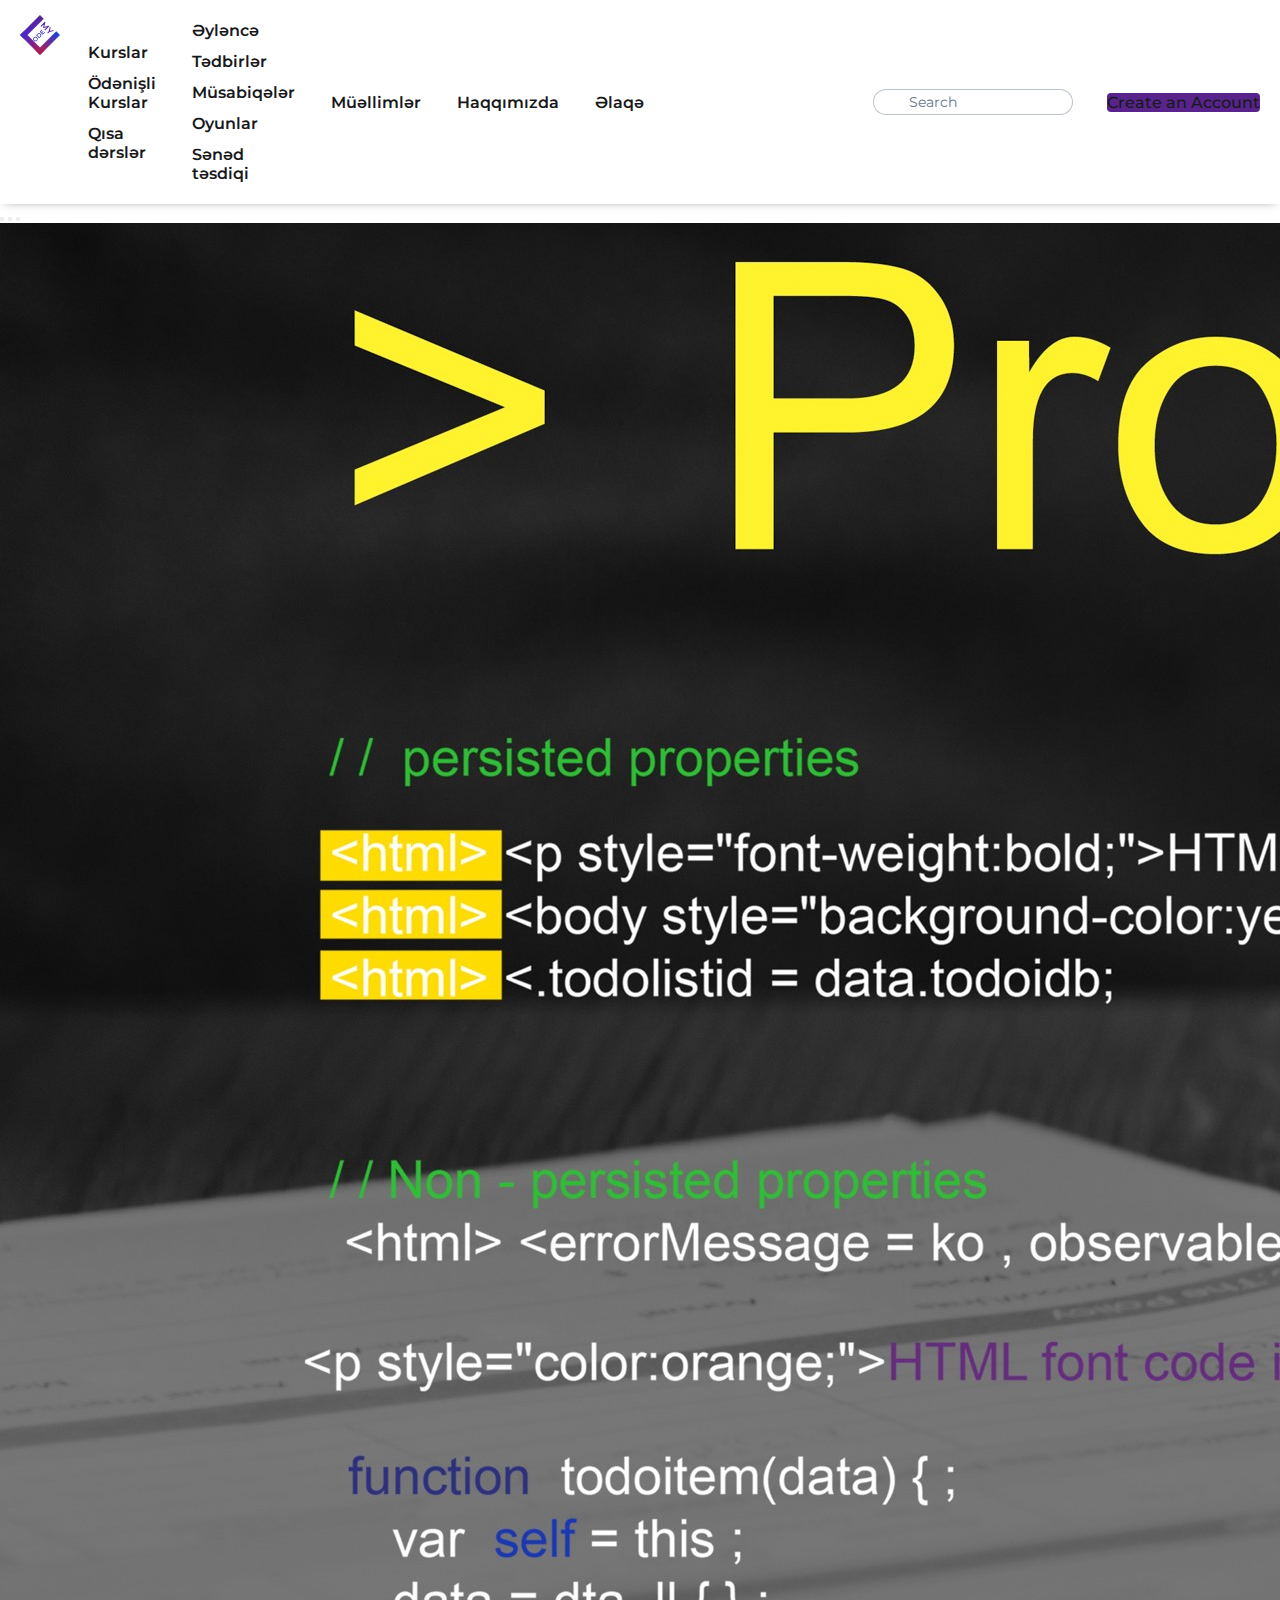
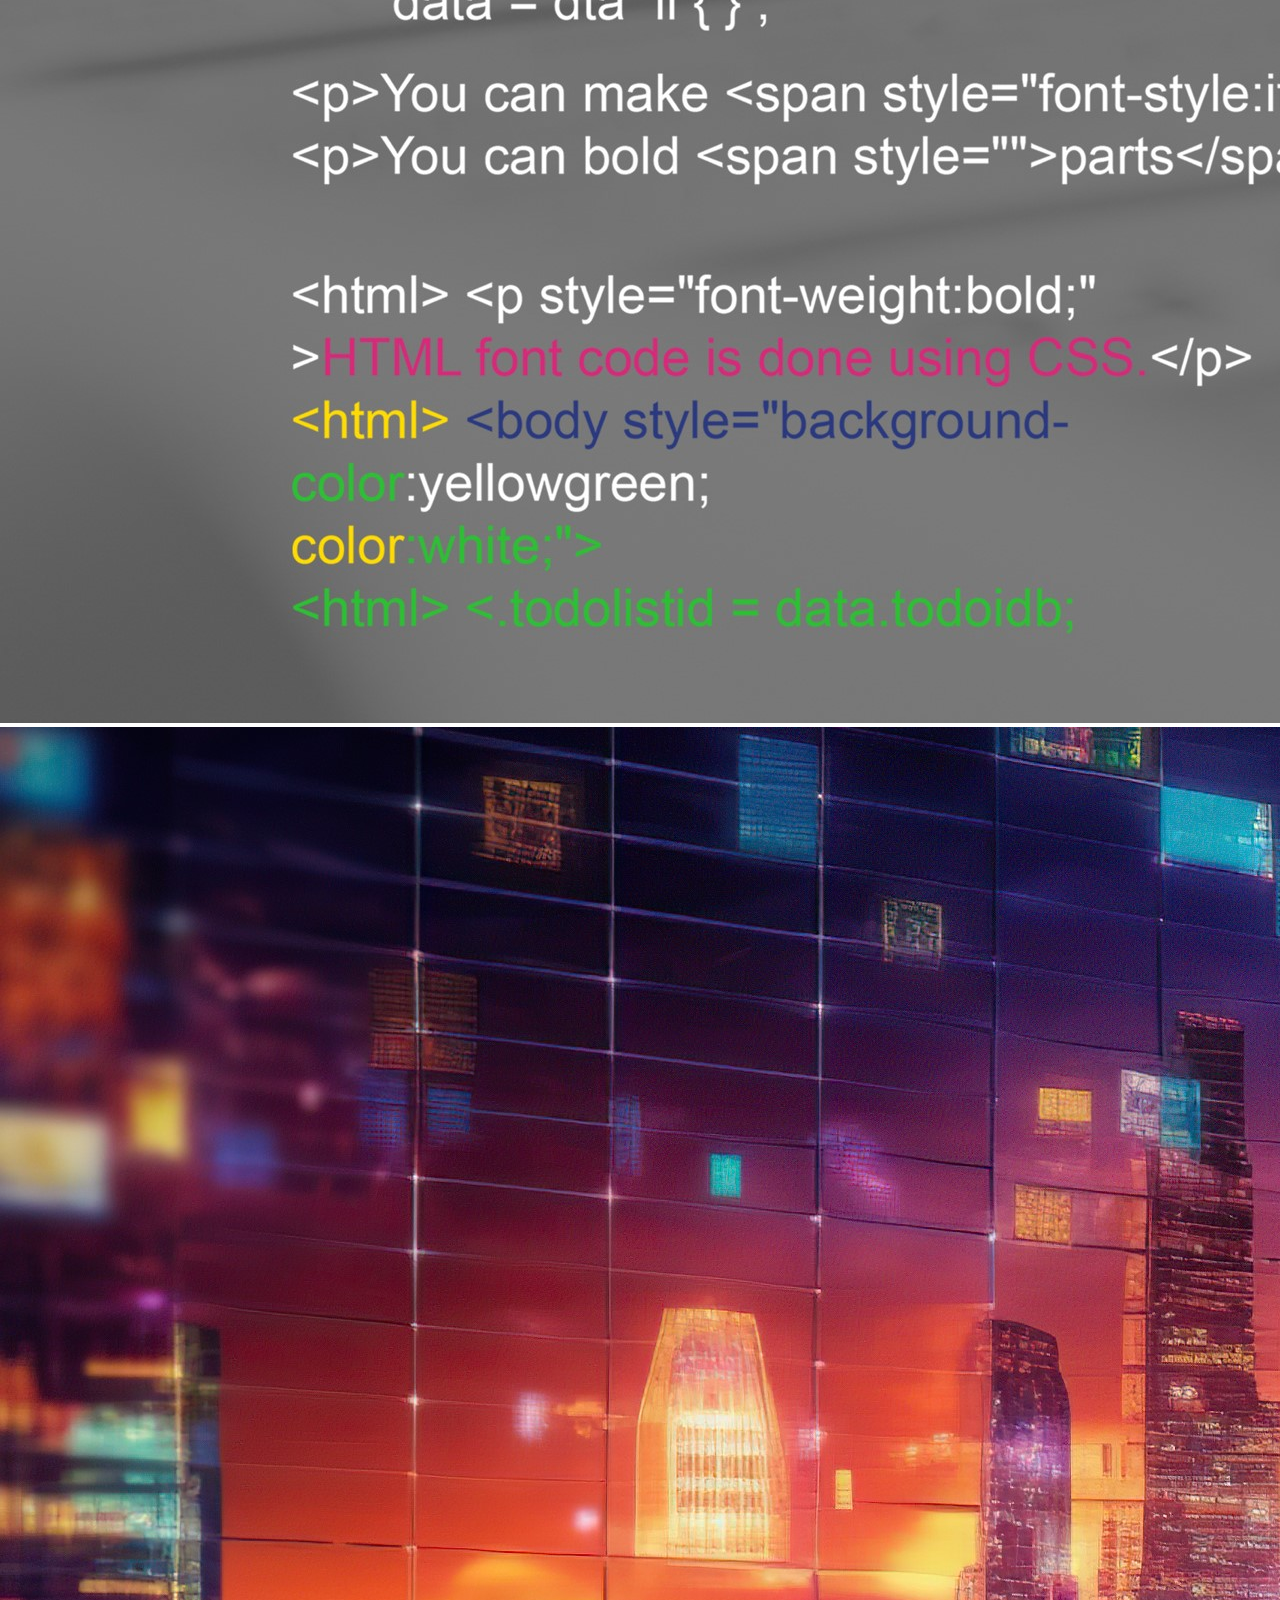
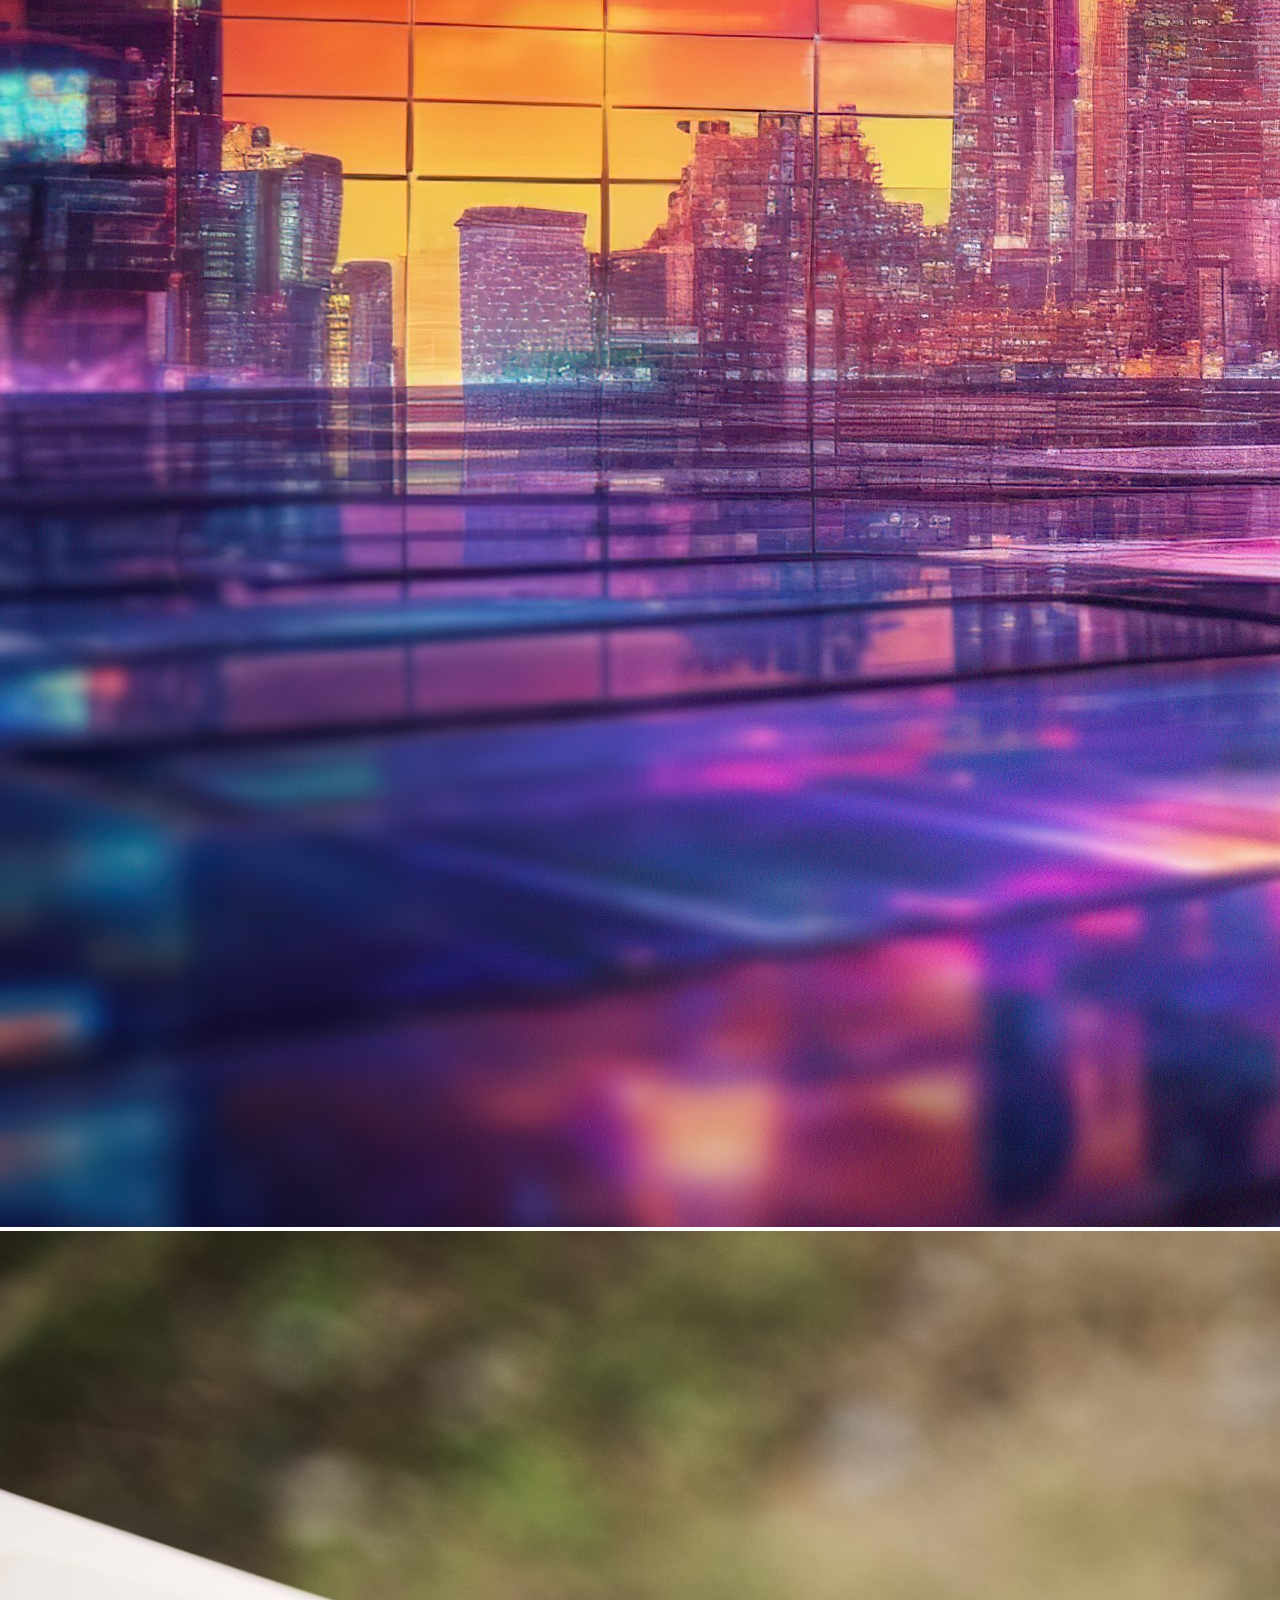
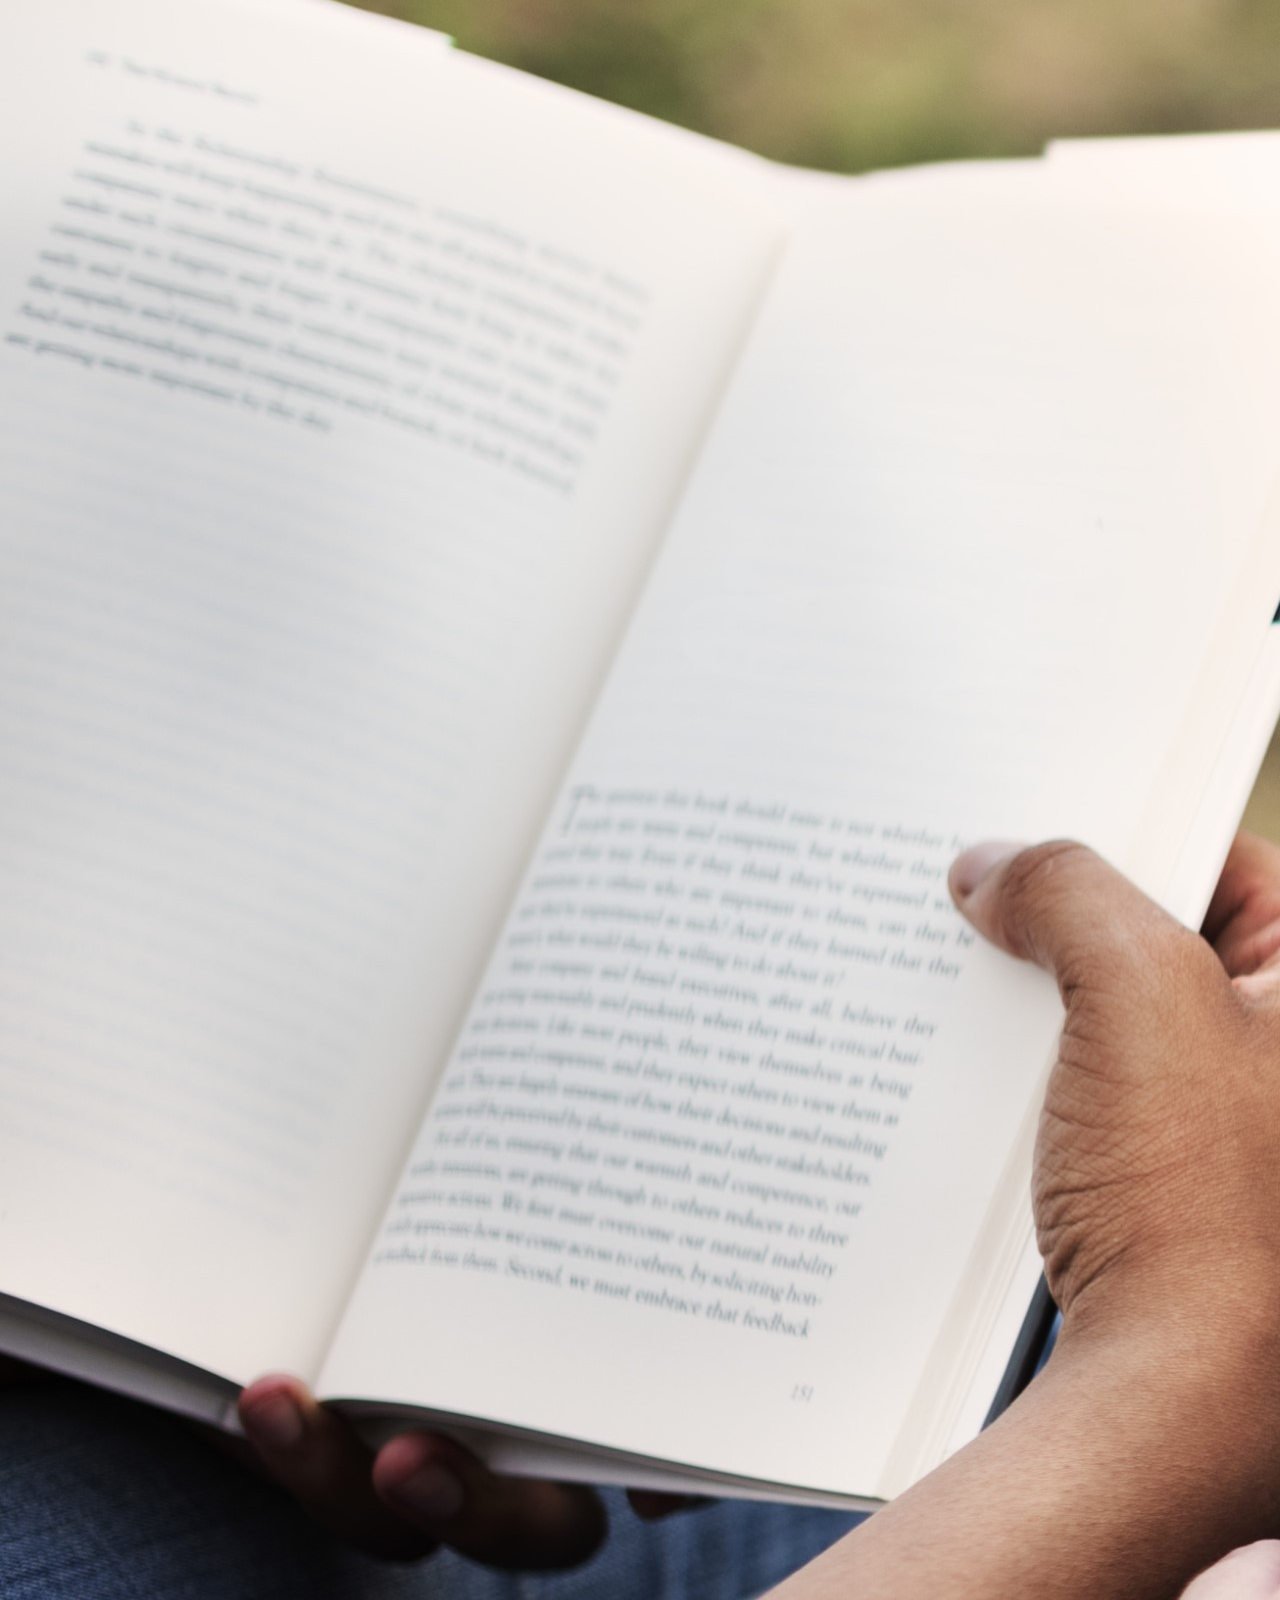
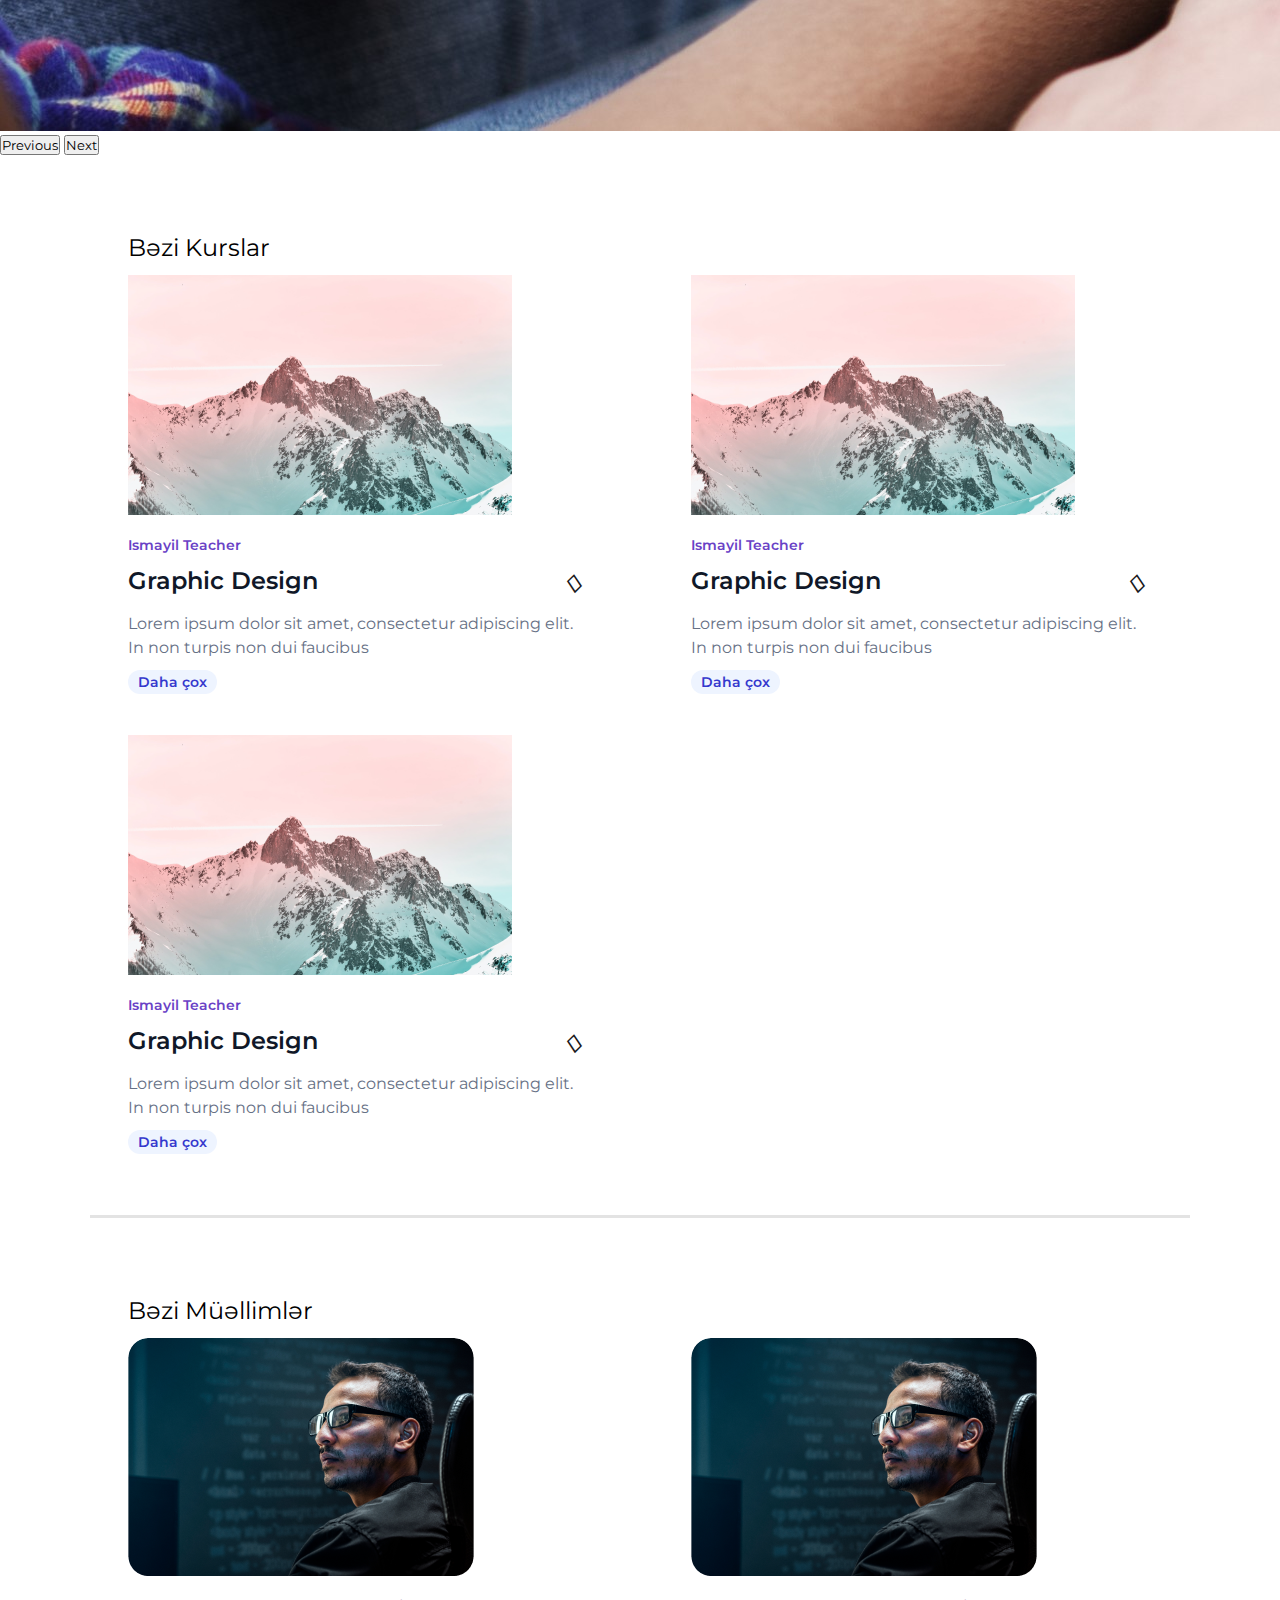
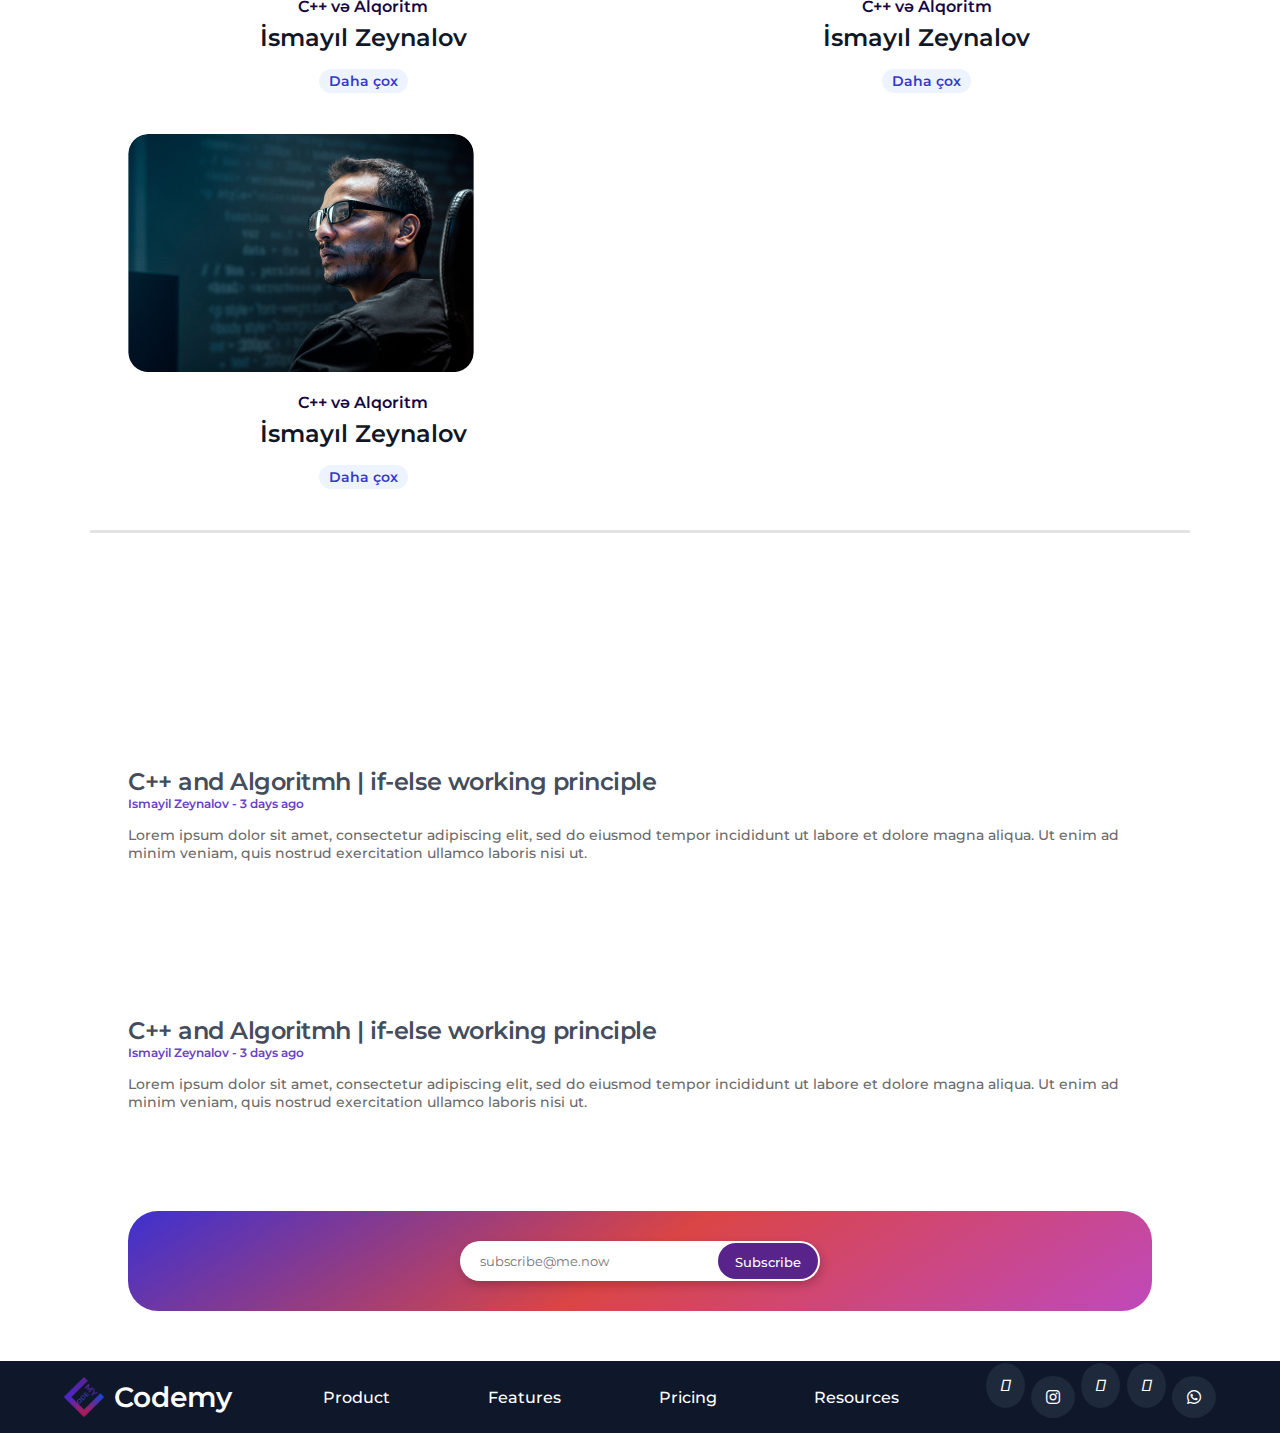
<file: Only Frontend/index.html>
<!DOCTYPE html>
<html lang="en">

<head>
    <meta charset="UTF-8">
    <meta http-equiv="X-UA-Compatible" content="IE=edge">
    <meta name="viewport" content="width=device-width, initial-scale=1.0">
    <title>Codemy</title>
    <link rel="icon" type="image/png" href="./assets/img/logos/codemyLogo-removed.png">

    <link rel="preconnect" href="https://fonts.googleapis.com">
    <link rel="preconnect" href="https://fonts.gstatic.com" crossorigin>
    <link rel="stylesheet" href="https://cdnjs.cloudflare.com/ajax/libs/font-awesome/5.15.3/css/all.min.css">
    <link rel="stylesheet" href="https://cdnjs.cloudflare.com/ajax/libs/font-awesome/6.4.0/css/all.min.css"
        integrity="sha512-iecdLmaskl7CVkqkXNQ/ZH/XLlvWZOJyj7Yy7tcenmpD1ypASozpmT/E0iPtmFIB46ZmdtAc9eNBvH0H/ZpiBw=="
        crossorigin="anonymous" referrerpolicy="no-referrer" />
    <link
        href="https://fonts.googleapis.com/css2?family=Montserrat:ital,wght@0,200;0,300;0,400;0,500;0,600;0,700;0,800;0,900;1,200;1,300;1,400;1,500;1,600;1,700;1,800;1,900&display=swap"
        rel="stylesheet">
    <link href="https://cdn.jsdelivr.net/npm/bootstrap@5.0.2/dist/css/bootstrap.min.css" rel="stylesheet"
        integrity="sha384-EVSTQN3/azprG1Anm3QDgpJLIm9Nao0Yz1ztcQTwFspd3yD65VohhpuuCOmLASjC" crossorigin="anonymous">


    <link rel="stylesheet" href="./assets/css/style.css">
</head>

<body>

        <!-- Header START -->
        <header>
            <nav>
                <a href="./index.html">
                    <div class="logo-part">
                        <img src="./assets/img/logos/codemyLogo.svg" alt="logo">
                        <p>Codemy</p>
                    </div>
                </a>
                <ul class="nav-links">
                    <ul>
                        <li class="btn dropdown-toggle" type="button" id="dropdownMenuButton1" data-toggle="dropdown"
                            aria-haspopup="true" aria-expanded="false" data-bs-toggle="dropdown">
                            Kurslar
                        </li>
                        <ul class="dropdown-menu" aria-labelledby="dropdownMenuButton1">
                            <li class="dropdown-item"><a href="./courses.html"> Ödənişli Kurslar</a></li>
                            <li class="dropdown-item"><a href="./short-lessons.html">Qısa dərslər</a></li>
                        </ul>
                    </ul>
                    <ul>
                        <li class="btn dropdown-toggle" type="button" id="dropdownMenuButton2" data-toggle="dropdown"
                            aria-haspopup="true" aria-expanded="false" data-bs-toggle="dropdown">
                            Əyləncə
                        </li>
                        <ul class="dropdown-menu" aria-labelledby="dropdownMenuButton2">
                            <li class="dropdown-item"><a href="./events.html">Tədbirlər</a></li>
                            <li class="dropdown-item"><a href="./competitions.html">Müsabiqələr</a></li>
                            <li class="dropdown-item"><a href="./games.html">Oyunlar</a></li>
                            <li class="dropdown-item"><a href="./document-verification.html">Sənəd təsdiqi</a></li>
                        </ul>
                    </ul>
                    <li><a href="./teachers.html">Müəllimlər</a></li>
                    <li><a href="./about.html">Haqqımızda</a></li>
                    <li><a href="#contact">Əlaqə</a></li>
                </ul>
            </nav>

            <div class="nav-operations">
                <form id="nav-search">
                    <input type="search" required placeholder="Search">
                    <i class="fa-solid fa-magnifying-glass"></i>
                </form>
                <div class="sign-components">
                    <a href="./login.html" class="login success">
                        Login
                    </a>
                    <a href="./login.html" class="btn btn-success signup">
                        Create an Account
                    </a>
                </div>
            </div>

            <div class="burger-nav">
                <i class="fa-solid fa-bars-staggered"></i>
                <!-- <i class="fa-solid fa-circle-xmark"></i> -->
                <i class="fa-solid fa-xmark"></i>
                <div class="burger-menu">
                    <li class="level-1 parent" id="parent-1"><a>Kurslar</a></li>
                    <li class="level-2 child child-1"><a href="./courses.html">Ödənişli Kurslar</a></li>
                    <li class="level-2 child child-1"><a href="./short-lessons.html">Qısa dərslər</a></li>

                    <li class="level-1 parent" id="parent-2"><a>Əyləncə</a></li>
                    <li class="level-2 child child-2"><a href="./events.html">Tədbirlər</a></li>
                    <li class="level-2 child child-2"><a href="./competitions.html">Müsabiqələr</a></li>
                    <li class="level-2 child child-2"><a href="./games.html">Oyunlar</a></li>
                    <li class="level-2 child child-2"><a href="./document-verification.html">Sənəd Təsdiqi</a></li>

                    <li class="level-1"><a href="./teachers.html">Müəllimlər</a></li>
                    <li class="level-1"><a href="./about.html">Haqqımızda</a></li>
                    <li class="level-1"><a href="#contact">Əlaqə</a></li>


                    <div class="sign-components">
                        <a href="./login.html" class="btn btn-success signup">
                            Login or Signup
                        </a>
                    </div>
                </div>
            </div>
        </header>
        <!-- Header END -->



        <!-- Landing START -->
        <div id="carouselExampleIndicators" class="carousel slide" data-bs-ride="carousel">
            <div class="carousel-indicators">
                <button type="button" data-bs-target="#carouselExampleIndicators" data-bs-slide-to="0" class="active"
                    aria-current="true" aria-label="Slide 1"></button>
                <button type="button" data-bs-target="#carouselExampleIndicators" data-bs-slide-to="1"
                    aria-label="Slide 2"></button>
                <button type="button" data-bs-target="#carouselExampleIndicators" data-bs-slide-to="2"
                    aria-label="Slide 3"></button>
            </div>
            <div class="carousel-inner">
                <div class="carousel-item active">
                    <img src="./assets/img/slider/slider1.jpg" class="d-block w-100" alt="slider1">
                </div>
                <div class="carousel-item">
                    <img src="./assets/img/slider/slider2.jpg" class="d-block w-100" alt="slider2">
                </div>
                <div class="carousel-item">
                    <img src="./assets/img/slider/slider3.jpg" class="d-block w-100" alt="slider3">
                </div>
            </div>
            <button class="carousel-control-prev" type="button" data-bs-target="#carouselExampleIndicators"
                data-bs-slide="prev">
                <span class="carousel-control-prev-icon" aria-hidden="true"></span>
                <span class="visually-hidden">Previous</span>
            </button>
            <button class="carousel-control-next" type="button" data-bs-target="#carouselExampleIndicators"
                data-bs-slide="next">
                <span class="carousel-control-next-icon" aria-hidden="true"></span>
                <span class="visually-hidden">Next</span>
            </button>
        </div>
        <!-- Landing END -->



        <!-- Course Examples START-->
        <section id="course-examples">
            <div class="container">
                <h5 class="col-12">Bəzi Kurslar</h5>
                <div class="course-card">
                    <a href="">
                        <img src="./assets/img/cards/c-1.png" class="card-img-top" alt="course image">
                    </a>
                    <div class="card-body">
                        <a href="#">
                            <h6 class="teacher-name">Ismayil Teacher</h6>
                        </a>
                        <a href="#" class="col-12 card-title-direction">
                            <h5 class="card-title">Graphic Design</h5>
                            <i class="fa-solid fa-arrow-right"></i>
                        </a>
                        <p class="card-text">Lorem ipsum dolor sit amet, consectetur adipiscing elit. In non turpis non
                            dui
                            faucibus</p>
                        <a href="#" class="btn-more">Daha çox</a>
                    </div>
                </div>
                <div class="course-card">
                    <a href="#">
                        <img src="./assets/img/cards/c-1.png" class="card-img-top" alt="course image">
                    </a>
                    <div class="card-body">
                        <a href="#">
                            <h6 class="teacher-name">Ismayil Teacher</h6>
                        </a>
                        <a href="#" class="col-12 card-title-direction">
                            <h5 class="card-title">Graphic Design</h5>
                            <i class="fa-solid fa-arrow-right"></i>
                        </a>
                        <p class="card-text">Lorem ipsum dolor sit amet, consectetur adipiscing elit. In non turpis non
                            dui
                            faucibus</p>
                        <a href="#" class="btn-more">Daha çox</a>
                    </div>
                </div>
                <div class="course-card">
                    <a href="">
                        <img src="./assets/img/cards/c-1.png" class="card-img-top" alt="course image">
                    </a>
                    <div class="card-body">
                        <a href="#">
                            <h6 class="teacher-name">Ismayil Teacher</h6>
                        </a>
                        <a href="#" class="col-12 card-title-direction">
                            <h5 class="card-title">Graphic Design</h5>
                            <i class="fa-solid fa-arrow-right"></i>
                        </a>
                        <p class="card-text">Lorem ipsum dolor sit amet, consectetur adipiscing elit. In non turpis non
                            dui
                            faucibus</p>
                        <a href="#" class="btn-more">Daha çox</a>
                    </div>
                </div>
            </div>
        </section>
        <!-- Course Examples END-->


        <div class="col-12 d-flex justify-content-center">
            <div class="line-between-sections"></div>
        </div>


        <!-- Teacher Examples START-->
        <section id="teacher-examples">
            <div class="container">
                <h5 class="col-12">Bəzi Müəllimlər</h5>
                <div class="teacher-card">
                    <a href="">
                        <img src="./assets/img/cards/c-2.png" class="card-img-top" alt="course image">
                    </a>
                    <div class="card-body">
                        <a href="#">
                            <h6 class="teacher-name">C++ və Alqoritm</h6>
                        </a>
                        <a href="#" class="col-12 card-title-direction">
                            <h5 class="card-title">İsmayıl Zeynalov</h5>
                        </a>
                        <a href="#" class="btn-more">Daha çox</a>
                    </div>
                </div>
                <div class="teacher-card">
                    <a href="">
                        <img src="./assets/img/cards/c-2.png" class="card-img-top" alt="course image">
                    </a>
                    <div class="card-body">
                        <a href="#">
                            <h6 class="teacher-name">C++ və Alqoritm</h6>
                        </a>
                        <a href="#" class="col-12 card-title-direction">
                            <h5 class="card-title">İsmayıl Zeynalov</h5>
                        </a>
                        <a href="#" class="btn-more">Daha çox</a>
                    </div>
                </div>
                <div class="teacher-card">
                    <a href="">
                        <img src="./assets/img/cards/c-2.png" class="card-img-top" alt="course image">
                    </a>
                    <div class="card-body">
                        <a href="#">
                            <h6 class="teacher-name">C++ və Alqoritm</h6>
                        </a>
                        <a href="#" class="col-12 card-title-direction">
                            <h5 class="card-title">İsmayıl Zeynalov</h5>
                        </a>
                        <a href="#" class="btn-more">Daha çox</a>
                    </div>
                </div>

            </div>
        </section>
        <!-- Teacher Examples END-->



        <div class="col-12 d-flex justify-content-center">
            <div class="line-between-sections"></div>
        </div>




        <!-- Short Lesson Examples START-->
        <section id="short-lessons-examples">
            <div class="container">
                <div class="card mb-3 col-12">
                    <div class="row g-0">
                        <div class="col-md-4">
                            <iframe width="100%" height="100%" src="https://www.youtube.com/embed/x_fg8-nJ_ms"
                                title="YouTube video player" frameborder="0"
                                allow="accelerometer; autoplay; clipboard-write; encrypted-media; gyroscope; picture-in-picture; web-share"
                                allowfullscreen></iframe>
                        </div>
                        <div class="col-md-8">
                            <div class="card-body">
                                <a href="">
                                    <h5 class="card-title">C++ and Algoritmh | if-else working principle</h5>
                                </a>
                                <h6>Ismayil Zeynalov - 3 days ago</h6>
                                <p class="card-text">Lorem ipsum dolor sit amet, consectetur adipiscing elit, sed do
                                    eiusmod
                                    tempor incididunt ut labore et dolore magna aliqua. Ut enim ad minim veniam, quis
                                    nostrud exercitation ullamco laboris nisi ut.</p>
                            </div>
                        </div>
                    </div>
                </div>

                <div class="card mb-3 col-12">
                    <div class="row g-0">
                        <div class="col-md-4">
                            <iframe width="100%" height="100%" src="https://www.youtube.com/embed/x_fg8-nJ_ms"
                                title="YouTube video player" frameborder="0"
                                allow="accelerometer; autoplay; clipboard-write; encrypted-media; gyroscope; picture-in-picture; web-share"
                                allowfullscreen></iframe>
                        </div>
                        <div class="col-md-8">
                            <div class="card-body">
                                <a href="">
                                    <h5 class="card-title">C++ and Algoritmh | if-else working principle</h5>
                                </a>
                                <h6>Ismayil Zeynalov - 3 days ago</h6>
                                <p class="card-text">Lorem ipsum dolor sit amet, consectetur adipiscing elit, sed do
                                    eiusmod
                                    tempor incididunt ut labore et dolore magna aliqua. Ut enim ad minim veniam, quis
                                    nostrud exercitation ullamco laboris nisi ut.</p>
                            </div>
                        </div>
                    </div>
                </div>
            </div>
        </section>
        <!-- Short Lesson Examples END-->




        <!-- Subscribe START-->
        <section class="subscribe-section">
            <div class="container">
                <div class="content">
                    <form class="subscription">
                        <input class="add-email" type="email" placeholder="subscribe@me.now">
                        <button class="submit-email" type="button">
                            <span class="before-submit">Subscribe</span>
                            <span class="after-submit">Thank you for subscribing!</span>
                        </button>
                    </form>
                </div>
            </div>
        </section>
        <!-- Subscribe END-->




    <!-- Footer START-->
    <footer id="contact">
        <div class="footer-logo">
            <a href="./index.html">
                <img src="./assets/img/logos/codemyLogo-removed.png" alt="logo">
                <h3>Codemy</h3>
            </a>
        </div>
        <div class="footer-nav">
            <a href="#">Product</a>
            <a href="#">Features</a>
            <a href="#">Pricing</a>
            <a href="#">Resources</a>
        </div>
        <div class="footer-social">
            <a href="#"><i class="fa-brands fa-linkedin-in"></i></a>
            <a href="#"><i class="fab fa-instagram"></i></a>
            <a href="#"><i class="fa-solid fa-paper-plane"></i></a>
            <a href="#"><i class="fa-brands fa-facebook-f"></i></a>
            <a href="#"><i class="fab fa-whatsapp"></i></a>
        </div>
    </footer>
    <!-- Footer END-->







    <!-- external scripts START -->
    <script src="https://code.jquery.com/jquery-3.2.1.slim.min.js"
        integrity="sha384-KJ3o2DKtIkvYIK3UENzmM7KCkRr/rE9/Qpg6aAZGJwFDMVNA/GpGFF93hXpG5KkN"
        crossorigin="anonymous"></script>
    <script src="https://cdn.jsdelivr.net/npm/@popperjs/core@2.9.2/dist/umd/popper.min.js"
        integrity="sha384-IQsoLXl5PILFhosVNubq5LC7Qb9DXgDA9i+tQ8Zj3iwWAwPtgFTxbJ8NT4GN1R8p"
        crossorigin="anonymous"></script>
    <script src="https://cdn.jsdelivr.net/npm/bootstrap@5.0.2/dist/js/bootstrap.min.js"
        integrity="sha384-cVKIPhGWiC2Al4u+LWgxfKTRIcfu0JTxR+EQDz/bgldoEyl4H0zUF0QKbrJ0EcQF"
        crossorigin="anonymous"></script>
    <!-- external scripts END -->


    <!-- my scripts START -->
    <script src="./assets/js/index.js"></script>
    <!-- my scripts END -->
</body>

</html>
</file>
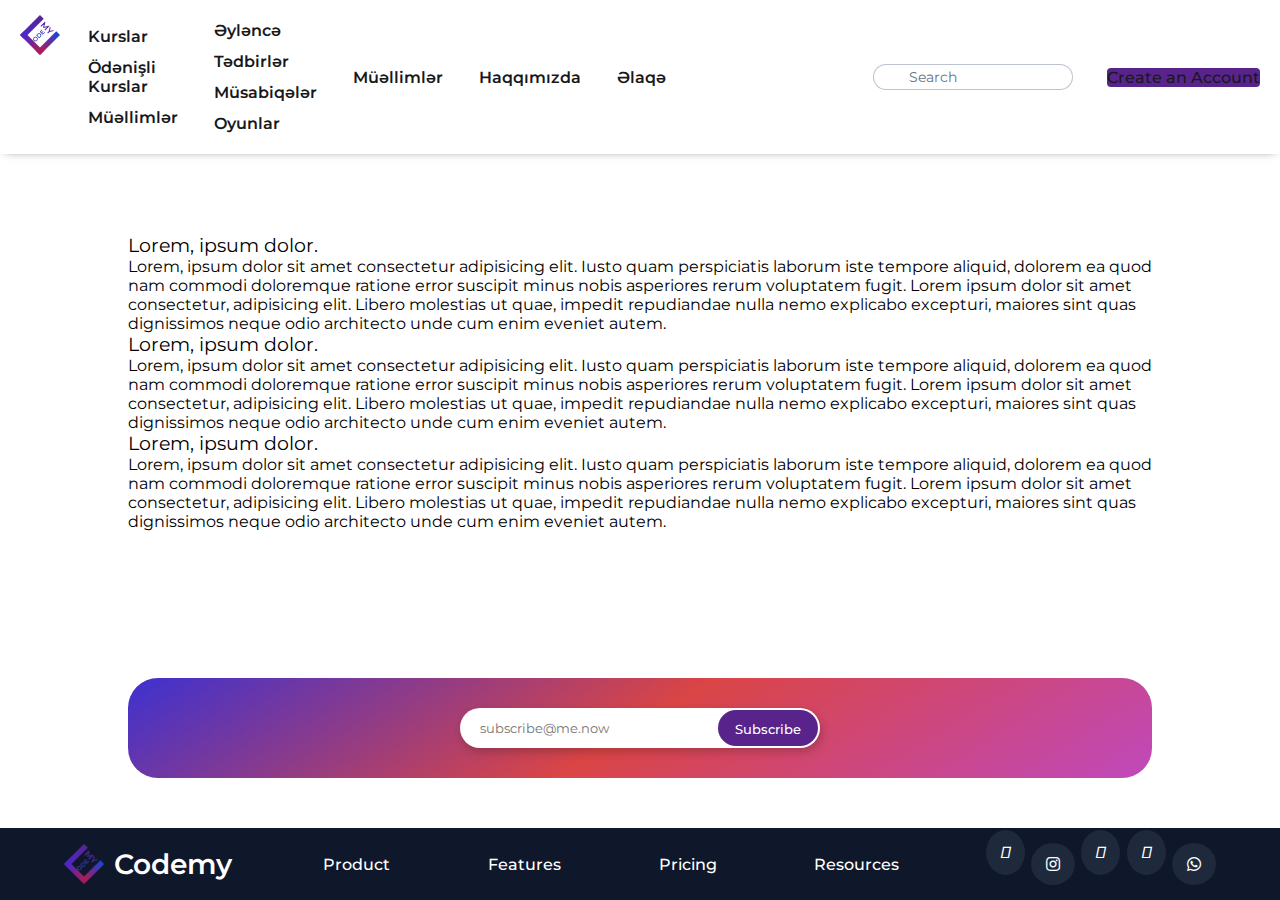
<file: Only Frontend/about.html>
<!DOCTYPE html>
<html lang="en">

<head>
    <meta charset="UTF-8">
    <meta http-equiv="X-UA-Compatible" content="IE=edge">
    <meta name="viewport" content="width=device-width, initial-scale=1.0">
    <title>Codemy</title>
    <link rel="icon" type="image/png" href="./assets/img/logos/codemyLogo-removed.png">

    <link rel="preconnect" href="https://fonts.googleapis.com">
    <link rel="preconnect" href="https://fonts.gstatic.com" crossorigin>
    <link rel="stylesheet" href="https://cdnjs.cloudflare.com/ajax/libs/font-awesome/5.15.3/css/all.min.css">
    <link rel="stylesheet" href="https://cdnjs.cloudflare.com/ajax/libs/font-awesome/6.4.0/css/all.min.css"
        integrity="sha512-iecdLmaskl7CVkqkXNQ/ZH/XLlvWZOJyj7Yy7tcenmpD1ypASozpmT/E0iPtmFIB46ZmdtAc9eNBvH0H/ZpiBw=="
        crossorigin="anonymous" referrerpolicy="no-referrer" />
    <link
        href="https://fonts.googleapis.com/css2?family=Montserrat:ital,wght@0,200;0,300;0,400;0,500;0,600;0,700;0,800;0,900;1,200;1,300;1,400;1,500;1,600;1,700;1,800;1,900&display=swap"
        rel="stylesheet">
    <link href="https://cdn.jsdelivr.net/npm/bootstrap@5.0.2/dist/css/bootstrap.min.css" rel="stylesheet"
        integrity="sha384-EVSTQN3/azprG1Anm3QDgpJLIm9Nao0Yz1ztcQTwFspd3yD65VohhpuuCOmLASjC" crossorigin="anonymous">


    <link rel="stylesheet" href="./assets/css/about.css">
</head>

<body>

    <main>
        <!-- Header START -->
        <header>
            <nav>
                <a href="./index.html">
                    <div class="logo-part">
                        <img src="./assets/img/logos/codemyLogo.svg" alt="logo">
                        <p>Codemy</p>
                    </div>
                </a>
                <ul class="nav-links">
                    <ul>
                        <li class="btn dropdown-toggle" type="button" id="dropdownMenuButton1" data-toggle="dropdown"
                            aria-haspopup="true" aria-expanded="false" data-bs-toggle="dropdown">
                            Kurslar
                        </li>
                        <ul class="dropdown-menu" aria-labelledby="dropdownMenuButton1">
                            <li class="dropdown-item" href="#">Ödənişli Kurslar</li>
                            <li class="dropdown-item" href="#">Müəllimlər</li>
                        </ul>
                    </ul>
                    <ul>
                        <li class="btn dropdown-toggle" type="button" id="dropdownMenuButton2" data-toggle="dropdown"
                            aria-haspopup="true" aria-expanded="false" data-bs-toggle="dropdown">
                            Əyləncə
                        </li>
                        <ul class="dropdown-menu" aria-labelledby="dropdownMenuButton2">
                            <li class="dropdown-item" href="#">Tədbirlər</li>
                            <li class="dropdown-item" href="#">Müsabiqələr</li>
                            <li class="dropdown-item" href="#">Oyunlar</li>
                        </ul>
                    </ul>
                    <li><a href="#">Müəllimlər</a></li>
                    <li><a href="#">Haqqımızda</a></li>
                    <li><a href="#">Əlaqə</a></li>
                </ul>
            </nav>

            <div class="nav-operations">
                <form id="nav-search">
                    <input type="search" required placeholder="Search">
                    <i class="fa-solid fa-magnifying-glass"></i>
                </form>
                <div class="sign-components">
                    <a href="./login.html" class="login success">
                        Login
                    </a>
                    <a href="./signup" class="btn btn-success signup">
                        Create an Account
                    </a>
                </div>
            </div>

            <div class="burger-nav">
                <i class="fa-solid fa-bars-staggered"></i>
                <!-- <i class="fa-solid fa-circle-xmark"></i> -->
                <i class="fa-solid fa-xmark"></i>
                <div class="burger-menu">
                    <li class="level-1 parent" id="parent-1"><a>Kurslar</a></li>
                    <li class="level-2 child child-1"><a href="#">Ödənişli Kurslar</a></li>
                    <li class="level-2 child child-1"><a href="#">Qısa dərslər</a></li>

                    <li class="level-1 parent" id="parent-2"><a>Əyləncə</a></li>
                    <li class="level-2 child child-2"><a href="#">Tədbirlər</a></li>
                    <li class="level-2 child child-2"><a href="#">Müsabiqələr</a></li>
                    <li class="level-2 child child-2"><a href="#">Oyunlar</a></li>

                    <li class="level-1"><a href="#">Müəllimlər</a></li>
                    <li class="level-1"><a href="#">Haqqımızda</a></li>
                    <li class="level-1"><a href="#">Əlaqə</a></li>


                    <div class="sign-components">
                        <a href="#" class="btn btn-success signup">
                            Login or Signup
                        </a>
                    </div>
                </div>
            </div>
        </header>
        <!-- Header END -->




        <section id="about-sec">
            <div class="container">
                <div class="about-dividier">
                    <h3>Lorem, ipsum dolor.</h3>
                    <p>Lorem, ipsum dolor sit amet consectetur adipisicing elit. Iusto quam perspiciatis laborum iste
                        tempore aliquid, dolorem ea quod nam commodi doloremque ratione error suscipit minus nobis
                        asperiores rerum voluptatem fugit. Lorem ipsum dolor sit amet consectetur, adipisicing elit.
                        Libero molestias ut quae, impedit repudiandae nulla nemo explicabo excepturi, maiores sint quas
                        dignissimos neque odio architecto unde cum enim eveniet autem.</p>
                </div>
                <div class="about-dividier">
                    <h3>Lorem, ipsum dolor.</h3>
                    <p>Lorem, ipsum dolor sit amet consectetur adipisicing elit. Iusto quam perspiciatis laborum iste
                        tempore aliquid, dolorem ea quod nam commodi doloremque ratione error suscipit minus nobis
                        asperiores rerum voluptatem fugit. Lorem ipsum dolor sit amet consectetur, adipisicing elit.
                        Libero molestias ut quae, impedit repudiandae nulla nemo explicabo excepturi, maiores sint quas
                        dignissimos neque odio architecto unde cum enim eveniet autem.</p>
                </div>
                <div class="about-dividier">
                    <h3>Lorem, ipsum dolor.</h3>
                    <p>Lorem, ipsum dolor sit amet consectetur adipisicing elit. Iusto quam perspiciatis laborum iste
                        tempore aliquid, dolorem ea quod nam commodi doloremque ratione error suscipit minus nobis
                        asperiores rerum voluptatem fugit. Lorem ipsum dolor sit amet consectetur, adipisicing elit.
                        Libero molestias ut quae, impedit repudiandae nulla nemo explicabo excepturi, maiores sint quas
                        dignissimos neque odio architecto unde cum enim eveniet autem.</p>
                </div>
            </div>
        </section>
    </main>

    <!-- Subscribe START-->
    <section class="subscribe-section">
        <div class="container">
            <div class="content">
                <form class="subscription">
                    <input class="add-email" type="email" placeholder="subscribe@me.now">
                    <button class="submit-email" type="button">
                        <span class="before-submit">Subscribe</span>
                        <span class="after-submit">Thank you for subscribing!</span>
                    </button>
                </form>
            </div>
        </div>
    </section>
    <!-- Subscribe END-->

    <!-- Footer START-->
    <footer>
        <div class="footer-logo">
            <a href="./index.html">
                <img src="./assets/img/logos/codemyLogo-removed.png" alt="logo">
                <h3>Codemy</h3>
            </a>
        </div>
        <div class="footer-nav">
            <a href="#">Product</a>
            <a href="#">Features</a>
            <a href="#">Pricing</a>
            <a href="#">Resources</a>
        </div>
        <div class="footer-social">
            <a href="#"><i class="fa-brands fa-linkedin-in"></i></a>
            <a href="#"><i class="fab fa-instagram"></i></a>
            <a href="#"><i class="fa-solid fa-paper-plane"></i></a>
            <a href="#"><i class="fa-brands fa-facebook-f"></i></a>
            <a href="#"><i class="fab fa-whatsapp"></i></a>
        </div>
    </footer>
    <!-- Footer END-->







    <!-- external scripts START -->
    <script src="https://code.jquery.com/jquery-3.2.1.slim.min.js"
        integrity="sha384-KJ3o2DKtIkvYIK3UENzmM7KCkRr/rE9/Qpg6aAZGJwFDMVNA/GpGFF93hXpG5KkN"
        crossorigin="anonymous"></script>
    <script src="https://cdn.jsdelivr.net/npm/@popperjs/core@2.9.2/dist/umd/popper.min.js"
        integrity="sha384-IQsoLXl5PILFhosVNubq5LC7Qb9DXgDA9i+tQ8Zj3iwWAwPtgFTxbJ8NT4GN1R8p"
        crossorigin="anonymous"></script>
    <script src="https://cdn.jsdelivr.net/npm/bootstrap@5.0.2/dist/js/bootstrap.min.js"
        integrity="sha384-cVKIPhGWiC2Al4u+LWgxfKTRIcfu0JTxR+EQDz/bgldoEyl4H0zUF0QKbrJ0EcQF"
        crossorigin="anonymous"></script>
    <!-- external scripts END -->


    <!-- my scripts START -->
    <script src="./assets/js/index.js"></script>
    <!-- my scripts END -->
</body>

</html>
</file>
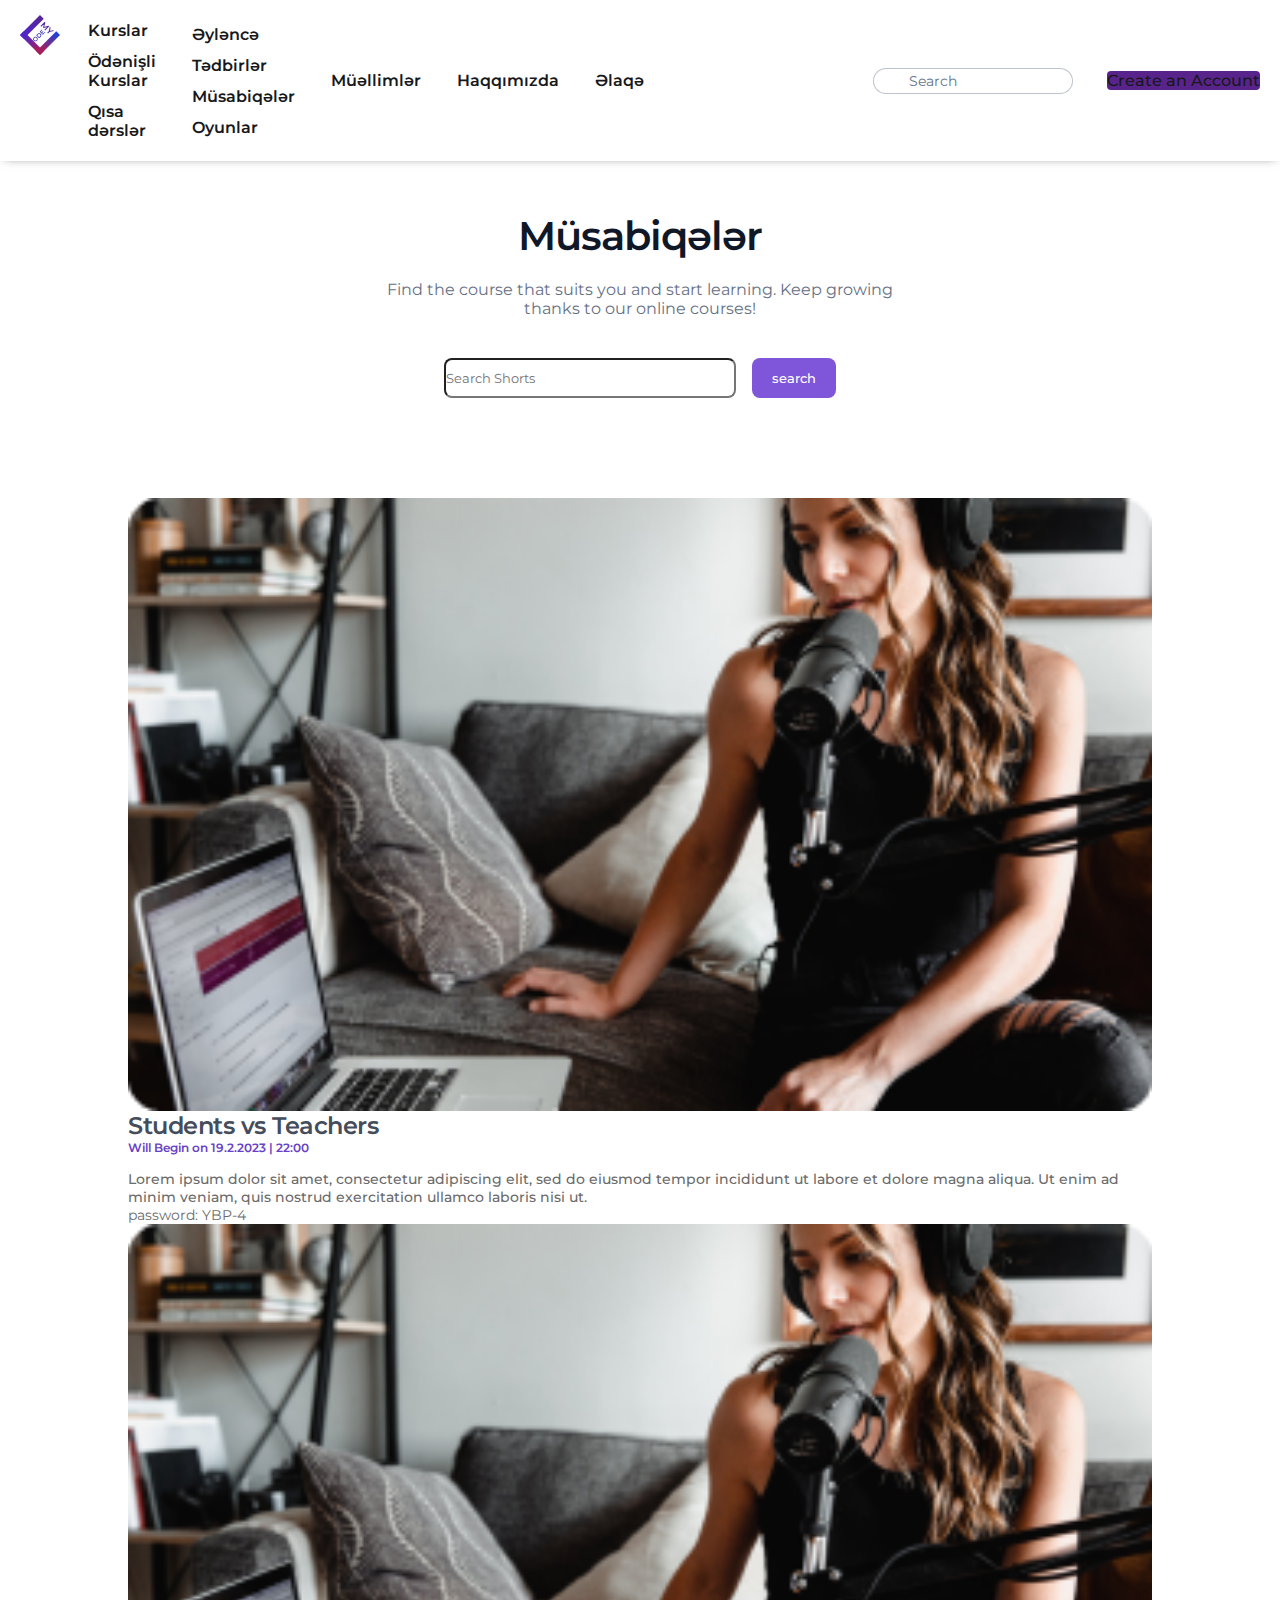
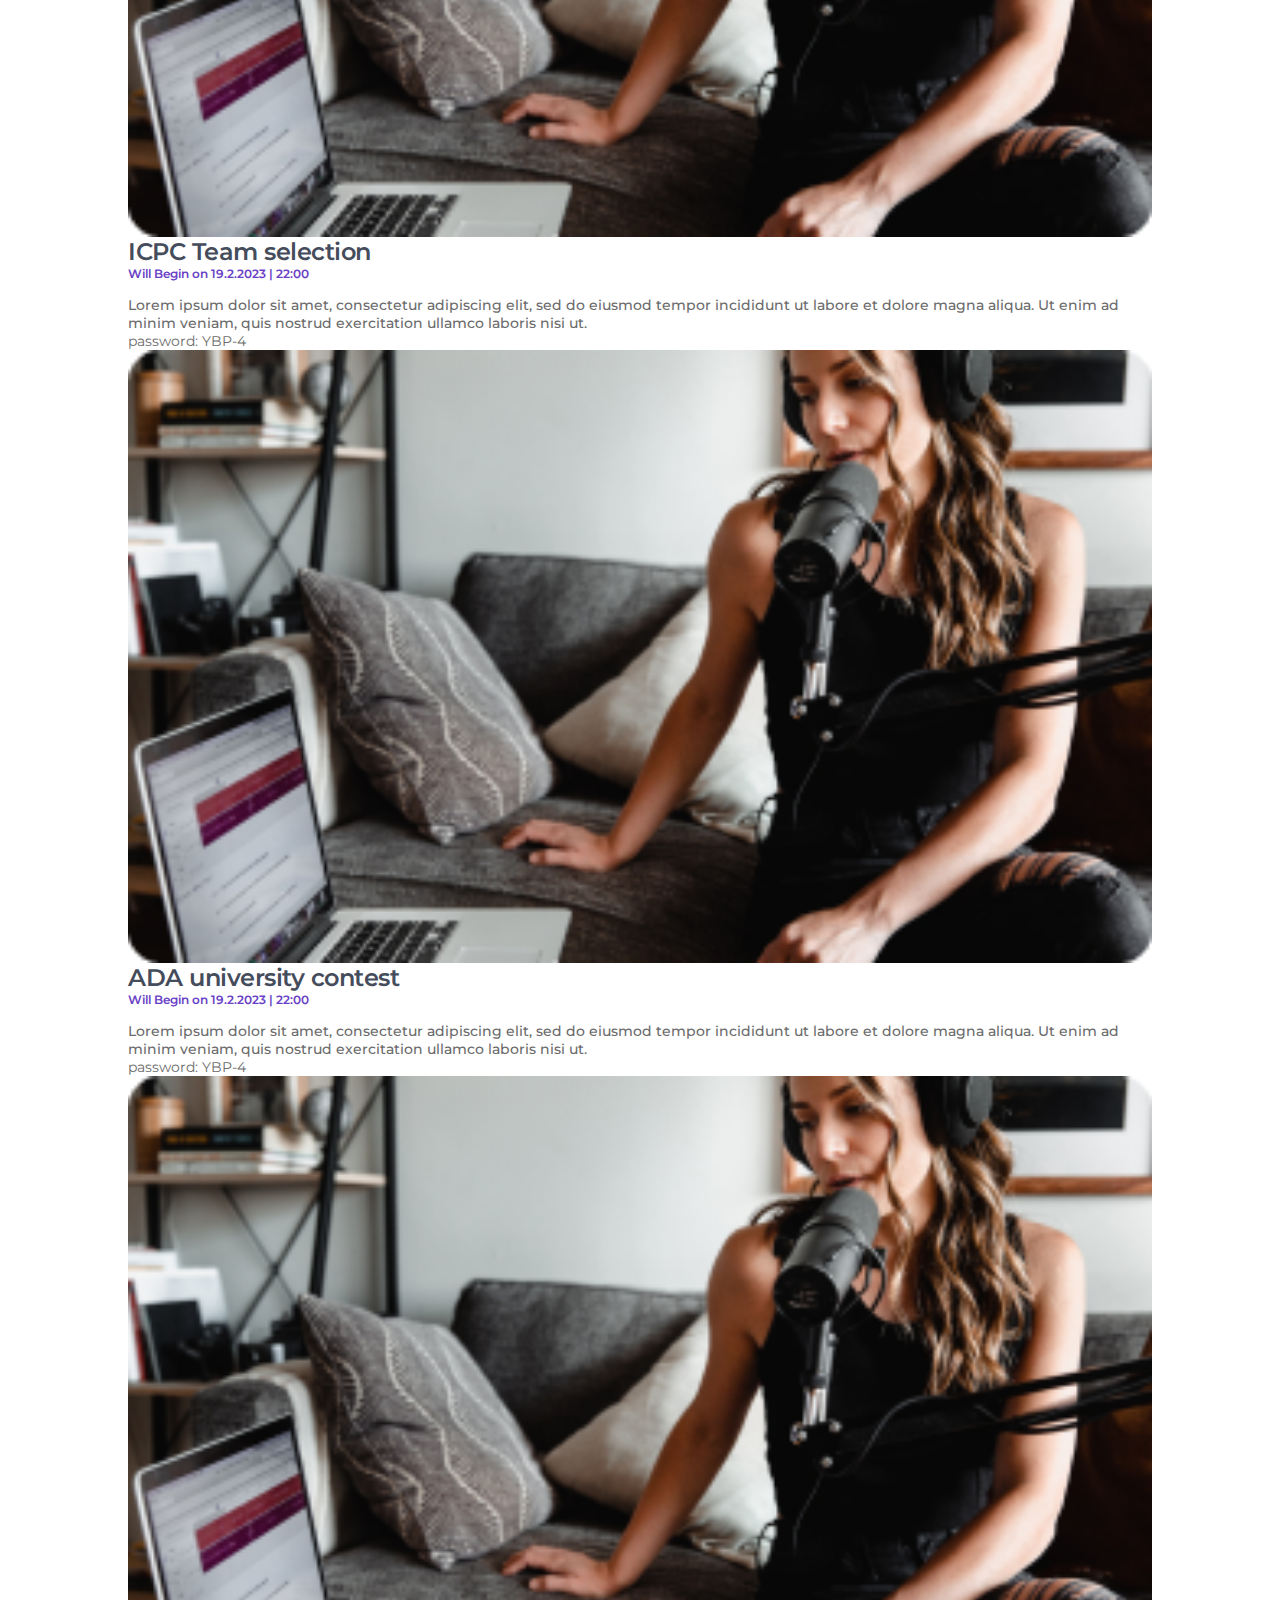
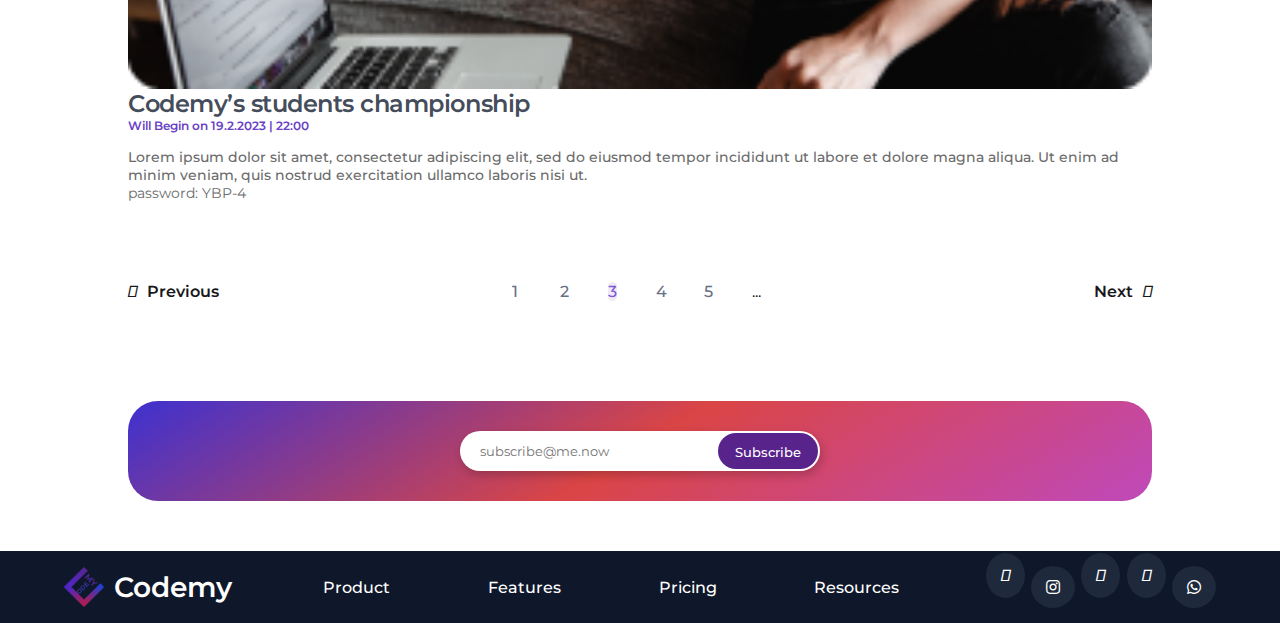
<file: Only Frontend/competitions.html>
<!DOCTYPE html>
<html lang="en">

<head>
    <meta charset="UTF-8">
    <meta http-equiv="X-UA-Compatible" content="IE=edge">
    <meta name="viewport" content="width=device-width, initial-scale=1.0">
    <title>Codemy</title>
    <link rel="icon" type="image/png" href="./assets/img/logos/codemyLogo-removed.png">

    <link rel="preconnect" href="https://fonts.googleapis.com">
    <link rel="preconnect" href="https://fonts.gstatic.com" crossorigin>
    <link rel="stylesheet" href="https://cdnjs.cloudflare.com/ajax/libs/font-awesome/5.15.3/css/all.min.css">
    <link rel="stylesheet" href="https://cdnjs.cloudflare.com/ajax/libs/font-awesome/6.4.0/css/all.min.css"
        integrity="sha512-iecdLmaskl7CVkqkXNQ/ZH/XLlvWZOJyj7Yy7tcenmpD1ypASozpmT/E0iPtmFIB46ZmdtAc9eNBvH0H/ZpiBw=="
        crossorigin="anonymous" referrerpolicy="no-referrer" />
    <link
        href="https://fonts.googleapis.com/css2?family=Montserrat:ital,wght@0,200;0,300;0,400;0,500;0,600;0,700;0,800;0,900;1,200;1,300;1,400;1,500;1,600;1,700;1,800;1,900&display=swap"
        rel="stylesheet">
    <link href="https://cdn.jsdelivr.net/npm/bootstrap@5.0.2/dist/css/bootstrap.min.css" rel="stylesheet"
        integrity="sha384-EVSTQN3/azprG1Anm3QDgpJLIm9Nao0Yz1ztcQTwFspd3yD65VohhpuuCOmLASjC" crossorigin="anonymous">


    <link rel="stylesheet" href="./assets/css/competitions.css">
</head>

<body>

    <!-- Header START -->
    <header>
        <nav>
            <a href="./index.html">
                <div class="logo-part">
                    <img src="./assets/img/logos/codemyLogo.svg" alt="logo">
                    <p>Codemy</p>
                </div>
            </a>
            <ul class="nav-links">
                <ul>
                    <li class="btn dropdown-toggle" type="button" id="dropdownMenuButton1" data-toggle="dropdown"
                        aria-haspopup="true" aria-expanded="false" data-bs-toggle="dropdown">
                        Kurslar
                    </li>
                    <ul class="dropdown-menu" aria-labelledby="dropdownMenuButton1">
                        <li class="dropdown-item" href="#">Ödənişli Kurslar</li>
                        <li class="dropdown-item" href="#">Qısa dərslər</li>
                    </ul>
                </ul>
                <ul>
                    <li class="btn dropdown-toggle" type="button" id="dropdownMenuButton2" data-toggle="dropdown"
                        aria-haspopup="true" aria-expanded="false" data-bs-toggle="dropdown">
                        Əyləncə
                    </li>
                    <ul class="dropdown-menu" aria-labelledby="dropdownMenuButton2">
                        <li class="dropdown-item" href="#">Tədbirlər</li>
                        <li class="dropdown-item" href="#">Müsabiqələr</li>
                        <li class="dropdown-item" href="#">Oyunlar</li>
                    </ul>
                </ul>
                <li><a href="#">Müəllimlər</a></li>
                <li><a href="#">Haqqımızda</a></li>
                <li><a href="#">Əlaqə</a></li>
            </ul>
        </nav>

        <div class="nav-operations">
            <form id="nav-search">
                <input type="search" required placeholder="Search">
                <i class="fa-solid fa-magnifying-glass"></i>
            </form>
            <div class="sign-components">
                <a href="./login.html" class="login success">
                    Login
                </a>
                <a href="./signup" class="btn btn-success signup">
                    Create an Account
                </a>
            </div>
        </div>

        <div class="burger-nav">
            <i class="fa-solid fa-bars-staggered"></i>
            <!-- <i class="fa-solid fa-circle-xmark"></i> -->
            <i class="fa-solid fa-xmark"></i>
            <div class="burger-menu">
                <li class="level-1 parent" id="parent-1"><a>Kurslar</a></li>
                <li class="level-2 child child-1"><a href="#">Ödənişli Kurslar</a></li>
                <li class="level-2 child child-1"><a href="#">Qısa dərslər</a></li>

                <li class="level-1 parent" id="parent-2"><a>Əyləncə</a></li>
                <li class="level-2 child child-2"><a href="#">Tədbirlər</a></li>
                <li class="level-2 child child-2"><a href="#">Müsabiqələr</a></li>
                <li class="level-2 child child-2"><a href="#">Oyunlar</a></li>

                <li class="level-1"><a href="#">Müəllimlər</a></li>
                <li class="level-1"><a href="#">Haqqımızda</a></li>
                <li class="level-1"><a href="#">Əlaqə</a></li>


                <div class="sign-components">
                    <a href="#" class="btn btn-success signup">
                        Login or Signup
                    </a>
                </div>
            </div>
        </div>
    </header>
    <!-- Header END -->


    <!-- Page Head START-->
    <section class="page-head" id="short-lessons-page-head">
        <div class="head-title">
            <h2>Müsabiqələr</h2>
        </div>
        <div class="head-desc">
            <h4> Find the course that suits you and start learning. Keep growing thanks to our online courses!
            </h4>
        </div>
        <div class="head-search">
            <div class="head-search-box">
                <input type="search" class="form-control" placeholder="Search Shorts" aria-label="Search">
                <button type="button" class="btn btn-success-tiny">search</button>
            </div>
        </div>
    </section>
    <!-- Page Head END-->



    <!-- Competitions START-->
    <section id="competitions">
        <div class="container">
            <div class="card mb-3 col-12">
                <div class="row g-0">
                    <div class="col-md-4">
                        <img src="./assets/img/cards/c-4.png" alt="competition">
                    </div>
                    <div class="col-md-8">
                        <div class="card-body">
                            <a href="https://vjudge.net/contest/560494">
                                <h5 class="card-title">Students vs Teachers</h5>
                            </a>
                            <h6>Will Begin on 19.2.2023 | 22:00</h6>
                            <p class="card-text">Lorem ipsum dolor sit amet, consectetur adipiscing elit, sed do eiusmod
                                tempor incididunt ut labore et dolore magna aliqua. Ut enim ad minim veniam, quis
                                nostrud exercitation ullamco laboris nisi ut. <br><b>password: YBP-4</b></p>
                        </div>
                    </div>
                </div>
            </div>

            <div class="card mb-3 col-12">
                <div class="row g-0">
                    <div class="col-md-4">
                        <img src="./assets/img/cards/c-4.png" alt="competition">
                    </div>
                    <div class="col-md-8">
                        <div class="card-body">
                            <a href="https://vjudge.net/contest/560494">
                                <h5 class="card-title">ICPC Team selection</h5>
                            </a>
                            <h6>Will Begin on 19.2.2023 | 22:00</h6>
                            <p class="card-text">Lorem ipsum dolor sit amet, consectetur adipiscing elit, sed do eiusmod
                                tempor incididunt ut labore et dolore magna aliqua. Ut enim ad minim veniam, quis
                                nostrud exercitation ullamco laboris nisi ut. <br><b>password: YBP-4</b></p>
                        </div>
                    </div>
                </div>
            </div>

            <div class="card mb-3 col-12">
                <div class="row g-0">
                    <div class="col-md-4">
                        <img src="./assets/img/cards/c-4.png" alt="competition">
                    </div>
                    <div class="col-md-8">
                        <div class="card-body">
                            <a href="https://vjudge.net/contest/560494">
                                <h5 class="card-title">ADA university contest</h5>
                            </a>
                            <h6>Will Begin on 19.2.2023 | 22:00</h6>
                            <p class="card-text">Lorem ipsum dolor sit amet, consectetur adipiscing elit, sed do eiusmod
                                tempor incididunt ut labore et dolore magna aliqua. Ut enim ad minim veniam, quis
                                nostrud exercitation ullamco laboris nisi ut. <br><b>password: YBP-4</b></p>
                        </div>
                    </div>
                </div>
            </div>

            <div class="card mb-3 col-12">
                <div class="row g-0">
                    <div class="col-md-4">
                        <img src="./assets/img/cards/c-4.png" alt="competition">
                    </div>
                    <div class="col-md-8">
                        <div class="card-body">
                            <a href="https://vjudge.net/contest/560494">
                                <h5 class="card-title">Codemy’s students championship</h5>
                            </a>
                            <h6>Will Begin on 19.2.2023 | 22:00</h6>
                            <p class="card-text">Lorem ipsum dolor sit amet, consectetur adipiscing elit, sed do eiusmod
                                tempor incididunt ut labore et dolore magna aliqua. Ut enim ad minim veniam, quis
                                nostrud exercitation ullamco laboris nisi ut. <br><b>password: YBP-4</b></p>
                        </div>
                    </div>
                </div>
            </div>
        </div>
    </section>
    <!-- Competitions END-->


    <!-- Pagination START-->
    <section class="pagination">
        <div class="container">
            <div class="previous">
                <a href="#">
                    <i class="fa-solid fa-arrow-left"></i>
                    <p>Previous</p>
                </a>
            </div>
            <div class="numbers">
                <ul>
                    <li class="page-item disabled-pag">
                        <a class="page-link" href="#">1</a>
                    </li>
                    <li class="page-item disabled-pag">
                        <a class="page-link" href="#">2</a>
                    </li>
                    <li class="page-item enabled-pag">
                        <a class="page-link" href="#">3</a>
                    </li>
                    <li class="page-item disabled-pag">
                        <a class="page-link" href="#">4</a>
                    </li>
                    <li class="page-item disabled-pag">
                        <a class="page-link" href="#">5</a>
                    </li>
                    <li class="pagination-dots">
                        <p>...</p>
                    </li>
                </ul>
            </div>
            <div class="next">
                <a href="#">
                    <p>Next</p>
                    <i class="fa-solid fa-arrow-right"></i>
                </a>
            </div>
        </div>
    </section>
    <!-- Pagination END-->




    <!-- Subscribe START-->
    <section class="subscribe-section">
        <div class="container">
            <div class="content">
                <form class="subscription">
                    <input class="add-email" type="email" placeholder="subscribe@me.now">
                    <button class="submit-email" type="button">
                        <span class="before-submit">Subscribe</span>
                        <span class="after-submit">Thank you for subscribing!</span>
                    </button>
                </form>
            </div>
        </div>
    </section>
    <!-- Subscribe END-->





    <!-- Footer START-->
    <footer>
        <div class="footer-logo">
            <a href="./index.html">
                <img src="./assets/img/logos/codemyLogo-removed.png" alt="logo">
                <h3>Codemy</h3>
            </a>
        </div>
        <div class="footer-nav">
            <a href="#">Product</a>
            <a href="#">Features</a>
            <a href="#">Pricing</a>
            <a href="#">Resources</a>
        </div>
        <div class="footer-social">
            <a href="#"><i class="fa-brands fa-linkedin-in"></i></a>
            <a href="#"><i class="fab fa-instagram"></i></a>
            <a href="#"><i class="fa-solid fa-paper-plane"></i></a>
            <a href="#"><i class="fa-brands fa-facebook-f"></i></a>
            <a href="#"><i class="fab fa-whatsapp"></i></a>
        </div>
    </footer>
    <!-- Footer END-->







    <!-- external scripts START -->
    <script src="https://code.jquery.com/jquery-3.2.1.slim.min.js"
        integrity="sha384-KJ3o2DKtIkvYIK3UENzmM7KCkRr/rE9/Qpg6aAZGJwFDMVNA/GpGFF93hXpG5KkN"
        crossorigin="anonymous"></script>
    <script src="https://cdn.jsdelivr.net/npm/@popperjs/core@2.9.2/dist/umd/popper.min.js"
        integrity="sha384-IQsoLXl5PILFhosVNubq5LC7Qb9DXgDA9i+tQ8Zj3iwWAwPtgFTxbJ8NT4GN1R8p"
        crossorigin="anonymous"></script>
    <script src="https://cdn.jsdelivr.net/npm/bootstrap@5.0.2/dist/js/bootstrap.min.js"
        integrity="sha384-cVKIPhGWiC2Al4u+LWgxfKTRIcfu0JTxR+EQDz/bgldoEyl4H0zUF0QKbrJ0EcQF"
        crossorigin="anonymous"></script>
    <!-- external scripts END -->


    <!-- my scripts START -->
    <script src="./assets/js/index.js"></script>
    <!-- my scripts END -->
</body>

</html>
</file>
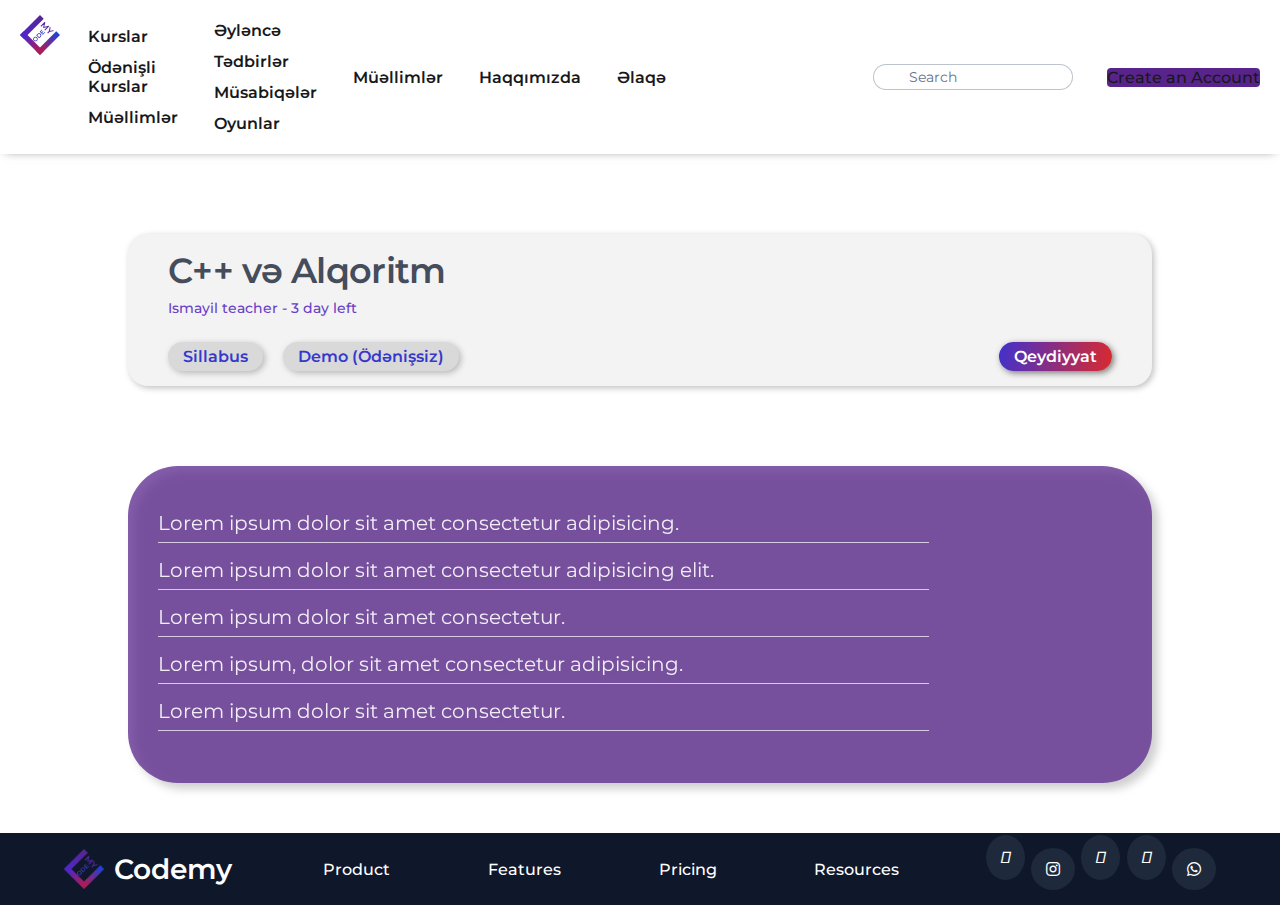
<file: Only Frontend/course-detail.html>
<!DOCTYPE html>
<html lang="en">

<head>
    <meta charset="UTF-8">
    <meta http-equiv="X-UA-Compatible" content="IE=edge">
    <meta name="viewport" content="width=device-width, initial-scale=1.0">
    <title>Codemy</title>
    <link rel="icon" type="image/png" href="./assets/img/logos/codemyLogo-removed.png">

    <link rel="preconnect" href="https://fonts.googleapis.com">
    <link rel="preconnect" href="https://fonts.gstatic.com" crossorigin>
    <link rel="stylesheet" href="https://cdnjs.cloudflare.com/ajax/libs/font-awesome/5.15.3/css/all.min.css">
    <link rel="stylesheet" href="https://cdnjs.cloudflare.com/ajax/libs/font-awesome/6.4.0/css/all.min.css"
        integrity="sha512-iecdLmaskl7CVkqkXNQ/ZH/XLlvWZOJyj7Yy7tcenmpD1ypASozpmT/E0iPtmFIB46ZmdtAc9eNBvH0H/ZpiBw=="
        crossorigin="anonymous" referrerpolicy="no-referrer" />
    <link
        href="https://fonts.googleapis.com/css2?family=Montserrat:ital,wght@0,200;0,300;0,400;0,500;0,600;0,700;0,800;0,900;1,200;1,300;1,400;1,500;1,600;1,700;1,800;1,900&display=swap"
        rel="stylesheet">
    <link href="https://cdn.jsdelivr.net/npm/bootstrap@5.0.2/dist/css/bootstrap.min.css" rel="stylesheet"
        integrity="sha384-EVSTQN3/azprG1Anm3QDgpJLIm9Nao0Yz1ztcQTwFspd3yD65VohhpuuCOmLASjC" crossorigin="anonymous">


    <link rel="stylesheet" href="./assets/css/course-detail.css">
</head>

<body>

    <!-- Header START -->
    <header>
        <nav>
            <a href="./index.html">
                <div class="logo-part">
                    <img src="./assets/img/logos/codemyLogo.svg" alt="logo">
                    <p>Codemy</p>
                </div>
            </a>
            <ul class="nav-links">
                <ul>
                    <li class="btn dropdown-toggle" type="button" id="dropdownMenuButton1" data-toggle="dropdown"
                        aria-haspopup="true" aria-expanded="false" data-bs-toggle="dropdown">
                        Kurslar
                    </li>
                    <ul class="dropdown-menu" aria-labelledby="dropdownMenuButton1">
                        <li class="dropdown-item" href="#">Ödənişli Kurslar</li>
                        <li class="dropdown-item" href="#">Müəllimlər</li>
                    </ul>
                </ul>
                <ul>
                    <li class="btn dropdown-toggle" type="button" id="dropdownMenuButton2" data-toggle="dropdown"
                        aria-haspopup="true" aria-expanded="false" data-bs-toggle="dropdown">
                        Əyləncə
                    </li>
                    <ul class="dropdown-menu" aria-labelledby="dropdownMenuButton2">
                        <li class="dropdown-item" href="#">Tədbirlər</li>
                        <li class="dropdown-item" href="#">Müsabiqələr</li>
                        <li class="dropdown-item" href="#">Oyunlar</li>
                    </ul>
                </ul>
                <li><a href="#">Müəllimlər</a></li>
                <li><a href="#">Haqqımızda</a></li>
                <li><a href="#">Əlaqə</a></li>
            </ul>
        </nav>

        <div class="nav-operations">
            <form id="nav-search">
                <input type="search" required placeholder="Search">
                <i class="fa-solid fa-magnifying-glass"></i>
            </form>
            <div class="sign-components">
                <a href="./login.html" class="login success">
                    Login
                </a>
                <a href="./signup" class="btn btn-success signup">
                    Create an Account
                </a>
            </div>
        </div>

        <div class="burger-nav">
            <i class="fa-solid fa-bars-staggered"></i>
            <!-- <i class="fa-solid fa-circle-xmark"></i> -->
            <i class="fa-solid fa-xmark"></i>
            <div class="burger-menu">
                <li class="level-1 parent" id="parent-1"><a>Kurslar</a></li>
                <li class="level-2 child child-1"><a href="#">Ödənişli Kurslar</a></li>
                <li class="level-2 child child-1"><a href="#">Qısa dərslər</a></li>

                <li class="level-1 parent" id="parent-2"><a>Əyləncə</a></li>
                <li class="level-2 child child-2"><a href="#">Tədbirlər</a></li>
                <li class="level-2 child child-2"><a href="#">Müsabiqələr</a></li>
                <li class="level-2 child child-2"><a href="#">Oyunlar</a></li>

                <li class="level-1"><a href="#">Müəllimlər</a></li>
                <li class="level-1"><a href="#">Haqqımızda</a></li>
                <li class="level-1"><a href="#">Əlaqə</a></li>


                <div class="sign-components">
                    <a href="#" class="btn btn-success signup">
                        Login or Signup
                    </a>
                </div>
            </div>
        </div>
    </header>
    <!-- Header END -->


    <section id="course-details-section">
        <div class="container-2">
            <div class="course-detail-info">
                <div class="course-name-info">
                    <h2>C++ və Alqoritm</h2>
                    <p>Ismayil teacher - 3 day left</p>
                </div>
                <div class="course-links">
                    <div class="course-link d-left">
                        <a href="#">Sillabus</a>
                        <a href="https://youtu.be/IBxTwNZQTCk">Demo <span id="demo-free-text">(Ödənişsiz)</span></a>
                    </div>
                    <div class="course-link d-right">
                        <a href="#">Qeydiyyat</a>
                    </div>
                </div>
            </div>
        </div>
    </section>

    <section id="course-info">
        <div class="container-2">
            <ul class="all-info-list">
                <li class="info-list-item">Lorem ipsum dolor sit amet consectetur adipisicing.</li>
                <li class="info-list-item">Lorem ipsum dolor sit amet consectetur adipisicing elit.</li>
                <li class="info-list-item">Lorem ipsum dolor sit amet consectetur.</li>
                <li class="info-list-item">Lorem ipsum, dolor sit amet consectetur adipisicing.</li>
                <li class="info-list-item">Lorem ipsum dolor sit amet consectetur.</li>
            </ul>
        </div>
    </section>



    <!-- Footer START -->
    <footer>
        <div class="footer-logo">
            <a href="./index.html">
                <img src="./assets/img/logos/codemyLogo-removed.png" alt="logo">
                <h3>Codemy</h3>
            </a>
        </div>
        <div class="footer-nav">
            <a href="#">Product</a>
            <a href="#">Features</a>
            <a href="#">Pricing</a>
            <a href="#">Resources</a>
        </div>
        <div class="footer-social">
            <a href="#"><i class="fa-brands fa-linkedin-in"></i></a>
            <a href="#"><i class="fab fa-instagram"></i></a>
            <a href="#"><i class="fa-solid fa-paper-plane"></i></a>
            <a href="#"><i class="fa-brands fa-facebook-f"></i></a>
            <a href="#"><i class="fab fa-whatsapp"></i></a>
        </div>
    </footer>

    <!-- Footer END -->







    <!-- external scripts START -->
    <script src="https://code.jquery.com/jquery-3.2.1.slim.min.js"
        integrity="sha384-KJ3o2DKtIkvYIK3UENzmM7KCkRr/rE9/Qpg6aAZGJwFDMVNA/GpGFF93hXpG5KkN"
        crossorigin="anonymous"></script>
    <script src="https://cdn.jsdelivr.net/npm/@popperjs/core@2.9.2/dist/umd/popper.min.js"
        integrity="sha384-IQsoLXl5PILFhosVNubq5LC7Qb9DXgDA9i+tQ8Zj3iwWAwPtgFTxbJ8NT4GN1R8p"
        crossorigin="anonymous"></script>
    <script src="https://cdn.jsdelivr.net/npm/bootstrap@5.0.2/dist/js/bootstrap.min.js"
        integrity="sha384-cVKIPhGWiC2Al4u+LWgxfKTRIcfu0JTxR+EQDz/bgldoEyl4H0zUF0QKbrJ0EcQF"
        crossorigin="anonymous"></script>
    <!-- external scripts END -->


    <!-- my scripts START -->
    <script src="./assets/js/index.js"></script>
    <!-- my scripts END -->
</body>

</html>
</file>
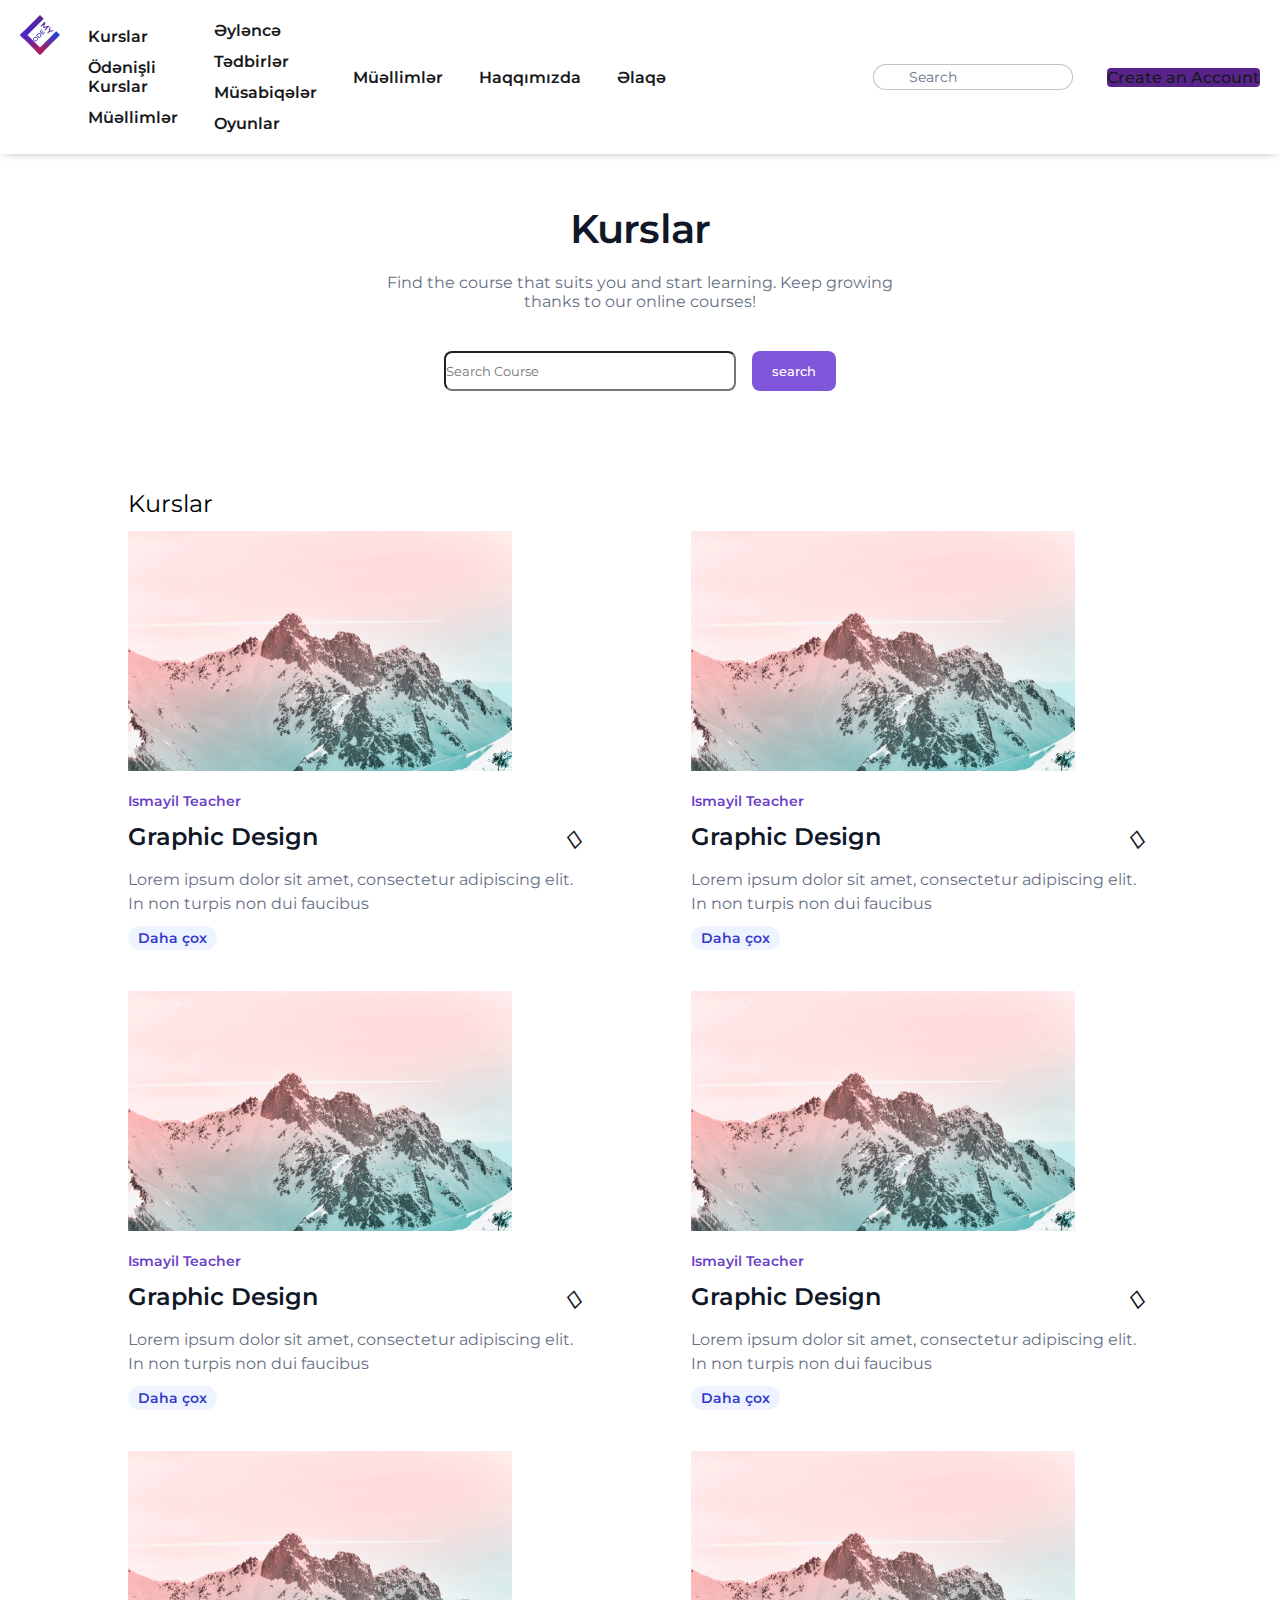
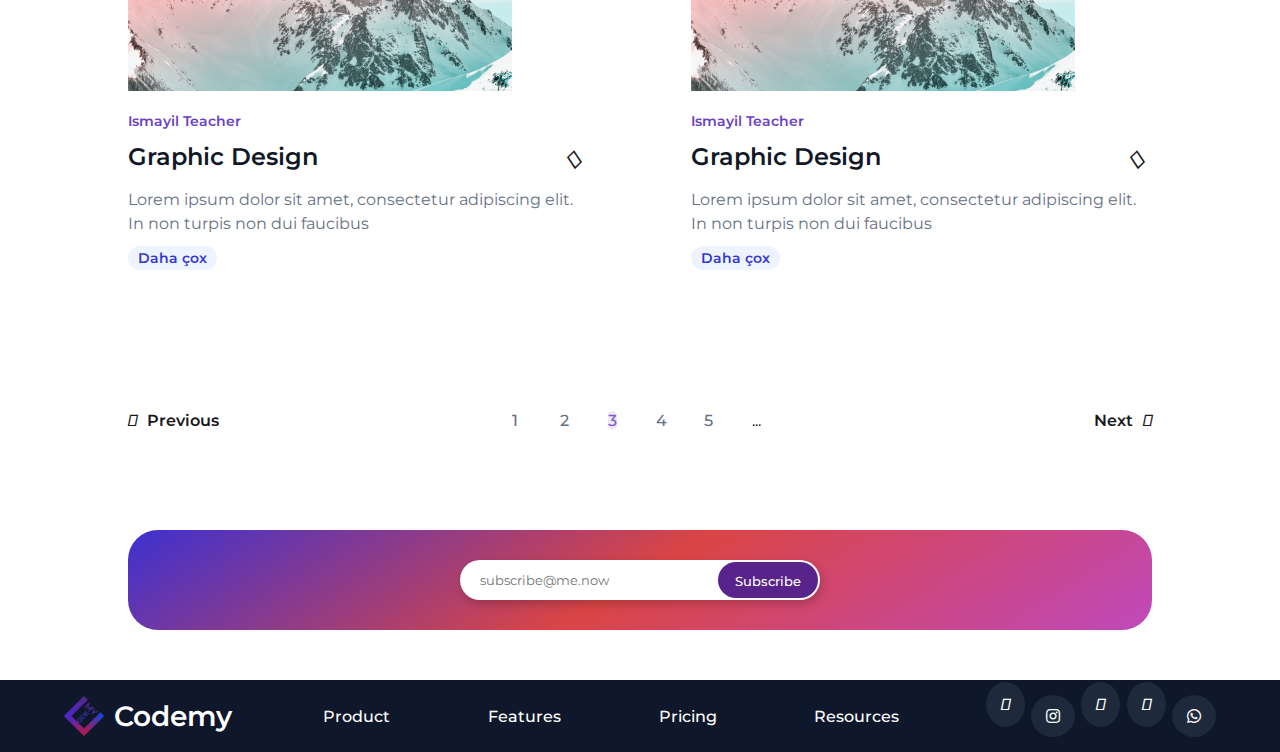
<file: Only Frontend/courses.html>
<!DOCTYPE html>
<html lang="en">

<head>
    <meta charset="UTF-8">
    <meta http-equiv="X-UA-Compatible" content="IE=edge">
    <meta name="viewport" content="width=device-width, initial-scale=1.0">
    <title>Codemy</title>
    <link rel="icon" type="image/png" href="./assets/img/logos/codemyLogo-removed.png">

    <link rel="preconnect" href="https://fonts.googleapis.com">
    <link rel="preconnect" href="https://fonts.gstatic.com" crossorigin>
    <link rel="stylesheet" href="https://cdnjs.cloudflare.com/ajax/libs/font-awesome/5.15.3/css/all.min.css">
    <link rel="stylesheet" href="https://cdnjs.cloudflare.com/ajax/libs/font-awesome/6.4.0/css/all.min.css"
        integrity="sha512-iecdLmaskl7CVkqkXNQ/ZH/XLlvWZOJyj7Yy7tcenmpD1ypASozpmT/E0iPtmFIB46ZmdtAc9eNBvH0H/ZpiBw=="
        crossorigin="anonymous" referrerpolicy="no-referrer" />
    <link
        href="https://fonts.googleapis.com/css2?family=Montserrat:ital,wght@0,200;0,300;0,400;0,500;0,600;0,700;0,800;0,900;1,200;1,300;1,400;1,500;1,600;1,700;1,800;1,900&display=swap"
        rel="stylesheet">
    <link href="https://cdn.jsdelivr.net/npm/bootstrap@5.0.2/dist/css/bootstrap.min.css" rel="stylesheet"
        integrity="sha384-EVSTQN3/azprG1Anm3QDgpJLIm9Nao0Yz1ztcQTwFspd3yD65VohhpuuCOmLASjC" crossorigin="anonymous">


    <link rel="stylesheet" href="./assets/css/courses.css">
</head>

<body>

    <!-- Header START -->
    <header>
        <nav>
            <a href="./index.html">
                <div class="logo-part">
                    <img src="./assets/img/logos/codemyLogo.svg" alt="logo">
                    <p>Codemy</p>
                </div>
            </a>
            <ul class="nav-links">
                <ul>
                    <li class="btn dropdown-toggle" type="button" id="dropdownMenuButton1" data-toggle="dropdown"
                        aria-haspopup="true" aria-expanded="false" data-bs-toggle="dropdown">
                        Kurslar
                    </li>
                    <ul class="dropdown-menu" aria-labelledby="dropdownMenuButton1">
                        <li class="dropdown-item" href="#">Ödənişli Kurslar</li>
                        <li class="dropdown-item" href="#">Müəllimlər</li>
                    </ul>
                </ul>
                <ul>
                    <li class="btn dropdown-toggle" type="button" id="dropdownMenuButton2" data-toggle="dropdown"
                        aria-haspopup="true" aria-expanded="false" data-bs-toggle="dropdown">
                        Əyləncə
                    </li>
                    <ul class="dropdown-menu" aria-labelledby="dropdownMenuButton2">
                        <li class="dropdown-item" href="#">Tədbirlər</li>
                        <li class="dropdown-item" href="#">Müsabiqələr</li>
                        <li class="dropdown-item" href="#">Oyunlar</li>
                    </ul>
                </ul>
                <li><a href="#">Müəllimlər</a></li>
                <li><a href="#">Haqqımızda</a></li>
                <li><a href="#">Əlaqə</a></li>
            </ul>
        </nav>

        <div class="nav-operations">
            <form id="nav-search">
                <input type="search" required placeholder="Search">
                <i class="fa-solid fa-magnifying-glass"></i>
            </form>
            <div class="sign-components">
                <a href="./login.html" class="login success">
                    Login
                </a>
                <a href="./signup" class="btn btn-success signup">
                    Create an Account
                </a>
            </div>
        </div>

        <div class="burger-nav">
            <i class="fa-solid fa-bars-staggered"></i>
            <!-- <i class="fa-solid fa-circle-xmark"></i> -->
            <i class="fa-solid fa-xmark"></i>
            <div class="burger-menu">
                <li class="level-1 parent" id="parent-1"><a>Kurslar</a></li>
                <li class="level-2 child child-1"><a href="#">Ödənişli Kurslar</a></li>
                <li class="level-2 child child-1"><a href="#">Qısa dərslər</a></li>

                <li class="level-1 parent" id="parent-2"><a>Əyləncə</a></li>
                <li class="level-2 child child-2"><a href="#">Tədbirlər</a></li>
                <li class="level-2 child child-2"><a href="#">Müsabiqələr</a></li>
                <li class="level-2 child child-2"><a href="#">Oyunlar</a></li>

                <li class="level-1"><a href="#">Müəllimlər</a></li>
                <li class="level-1"><a href="#">Haqqımızda</a></li>
                <li class="level-1"><a href="#">Əlaqə</a></li>


                <div class="sign-components">
                    <a href="#" class="btn btn-success signup">
                        Login or Signup
                    </a>
                </div>
            </div>
        </div>
    </header>
    <!-- Header END -->


    <!-- Page Head START-->
    <section class="page-head" id="short-lessons-page-head">
        <div class="head-title">
            <h2>Kurslar</h2>
        </div>
        <div class="head-desc">
            <h4> Find the course that suits you and start learning. Keep growing thanks to our online courses!
            </h4>
        </div>
        <div class="head-search">
            <div class="head-search-box">
                <input type="search" class="form-control" placeholder="Search Course" aria-label="Search">
                <button type="button" class="btn btn-success-tiny">search</button>
            </div>
        </div>
    </section>
    <!-- Page Head END-->


    <!-- Course Examples START-->
    <section id="course-examples">
        <div class="container">
            <h5 class="col-12">Kurslar</h5>
            <div class="course-card">
                <a href="">
                    <img src="./assets/img/cards/c-1.png" class="card-img-top" alt="course image">
                </a>
                <div class="card-body">
                    <a href="#">
                        <h6 class="teacher-name">Ismayil Teacher</h6>
                    </a>
                    <a href="#" class="col-12 card-title-direction">
                        <h5 class="card-title">Graphic Design</h5>
                        <i class="fa-solid fa-arrow-right"></i>
                    </a>
                    <p class="card-text">Lorem ipsum dolor sit amet, consectetur adipiscing elit. In non turpis non dui
                        faucibus</p>
                    <a href="#" class="btn-more">Daha çox</a>
                </div>
            </div>

            <div class="course-card">
                <a href="#">
                    <img src="./assets/img/cards/c-1.png" class="card-img-top" alt="course image">
                </a>
                <div class="card-body">
                    <a href="#">
                        <h6 class="teacher-name">Ismayil Teacher</h6>
                    </a>
                    <a href="#" class="col-12 card-title-direction">
                        <h5 class="card-title">Graphic Design</h5>
                        <i class="fa-solid fa-arrow-right"></i>
                    </a>
                    <p class="card-text">Lorem ipsum dolor sit amet, consectetur adipiscing elit. In non turpis non dui
                        faucibus</p>
                    <a href="#" class="btn-more">Daha çox</a>
                </div>
            </div>

            <div class="course-card">
                <a href="#">
                    <img src="./assets/img/cards/c-1.png" class="card-img-top" alt="course image">
                </a>
                <div class="card-body">
                    <a href="#">
                        <h6 class="teacher-name">Ismayil Teacher</h6>
                    </a>
                    <a href="#" class="col-12 card-title-direction">
                        <h5 class="card-title">Graphic Design</h5>
                        <i class="fa-solid fa-arrow-right"></i>
                    </a>
                    <p class="card-text">Lorem ipsum dolor sit amet, consectetur adipiscing elit. In non turpis non dui
                        faucibus</p>
                    <a href="#" class="btn-more">Daha çox</a>
                </div>
            </div>

            <div class="course-card">
                <a href="#">
                    <img src="./assets/img/cards/c-1.png" class="card-img-top" alt="course image">
                </a>
                <div class="card-body">
                    <a href="#">
                        <h6 class="teacher-name">Ismayil Teacher</h6>
                    </a>
                    <a href="#" class="col-12 card-title-direction">
                        <h5 class="card-title">Graphic Design</h5>
                        <i class="fa-solid fa-arrow-right"></i>
                    </a>
                    <p class="card-text">Lorem ipsum dolor sit amet, consectetur adipiscing elit. In non turpis non dui
                        faucibus</p>
                    <a href="#" class="btn-more">Daha çox</a>
                </div>
            </div>

            <div class="course-card">
                <a href="#">
                    <img src="./assets/img/cards/c-1.png" class="card-img-top" alt="course image">
                </a>
                <div class="card-body">
                    <a href="#">
                        <h6 class="teacher-name">Ismayil Teacher</h6>
                    </a>
                    <a href="#" class="col-12 card-title-direction">
                        <h5 class="card-title">Graphic Design</h5>
                        <i class="fa-solid fa-arrow-right"></i>
                    </a>
                    <p class="card-text">Lorem ipsum dolor sit amet, consectetur adipiscing elit. In non turpis non dui
                        faucibus</p>
                    <a href="#" class="btn-more">Daha çox</a>
                </div>
            </div>

            <div class="course-card">
                <a href="">
                    <img src="./assets/img/cards/c-1.png" class="card-img-top" alt="course image">
                </a>
                <div class="card-body">
                    <a href="#">
                        <h6 class="teacher-name">Ismayil Teacher</h6>
                    </a>
                    <a href="#" class="col-12 card-title-direction">
                        <h5 class="card-title">Graphic Design</h5>
                        <i class="fa-solid fa-arrow-right"></i>
                    </a>
                    <p class="card-text">Lorem ipsum dolor sit amet, consectetur adipiscing elit. In non turpis non dui
                        faucibus</p>
                    <a href="#" class="btn-more">Daha çox</a>
                </div>
            </div>
        </div>
    </section>
    <!-- Course Examples END-->




    <!-- Pagination START-->
    <section class="pagination">
        <div class="container">
            <div class="previous">
                <a href="#">
                    <i class="fa-solid fa-arrow-left"></i>
                    <p>Previous</p>
                </a>
            </div>
            <div class="numbers">
                <ul>
                    <li class="page-item disabled-pag">
                        <a class="page-link" href="#">1</a>
                    </li>
                    <li class="page-item disabled-pag">
                        <a class="page-link" href="#">2</a>
                    </li>
                    <li class="page-item enabled-pag">
                        <a class="page-link" href="#">3</a>
                    </li>
                    <li class="page-item disabled-pag">
                        <a class="page-link" href="#">4</a>
                    </li>
                    <li class="page-item disabled-pag">
                        <a class="page-link" href="#">5</a>
                    </li>
                    <li class="pagination-dots">
                        <p>...</p>
                    </li>
                </ul>
            </div>
            <div class="next">
                <a href="#">
                    <p>Next</p>
                    <i class="fa-solid fa-arrow-right"></i>
                </a>
            </div>
        </div>
    </section>
    <!-- Pagination END-->




    <!-- Subscribe START-->
    <section class="subscribe-section">
        <div class="container">
            <div class="content">
                <form class="subscription">
                    <input class="add-email" type="email" placeholder="subscribe@me.now">
                    <button class="submit-email" type="button">
                        <span class="before-submit">Subscribe</span>
                        <span class="after-submit">Thank you for subscribing!</span>
                    </button>
                </form>
            </div>
        </div>
    </section>
    <!-- Subscribe END-->





    <!-- Footer START-->
    <footer>
        <div class="footer-logo">
            <a href="./index.html">
                <img src="./assets/img/logos/codemyLogo-removed.png" alt="logo">
                <h3>Codemy</h3>
            </a>
        </div>
        <div class="footer-nav">
            <a href="#">Product</a>
            <a href="#">Features</a>
            <a href="#">Pricing</a>
            <a href="#">Resources</a>
        </div>
        <div class="footer-social">
            <a href="#"><i class="fa-brands fa-linkedin-in"></i></a>
            <a href="#"><i class="fab fa-instagram"></i></a>
            <a href="#"><i class="fa-solid fa-paper-plane"></i></a>
            <a href="#"><i class="fa-brands fa-facebook-f"></i></a>
            <a href="#"><i class="fab fa-whatsapp"></i></a>
        </div>
    </footer>
    <!-- Footer END-->







    <!-- external scripts START -->
    <script src="https://code.jquery.com/jquery-3.2.1.slim.min.js"
        integrity="sha384-KJ3o2DKtIkvYIK3UENzmM7KCkRr/rE9/Qpg6aAZGJwFDMVNA/GpGFF93hXpG5KkN"
        crossorigin="anonymous"></script>
    <script src="https://cdn.jsdelivr.net/npm/@popperjs/core@2.9.2/dist/umd/popper.min.js"
        integrity="sha384-IQsoLXl5PILFhosVNubq5LC7Qb9DXgDA9i+tQ8Zj3iwWAwPtgFTxbJ8NT4GN1R8p"
        crossorigin="anonymous"></script>
    <script src="https://cdn.jsdelivr.net/npm/bootstrap@5.0.2/dist/js/bootstrap.min.js"
        integrity="sha384-cVKIPhGWiC2Al4u+LWgxfKTRIcfu0JTxR+EQDz/bgldoEyl4H0zUF0QKbrJ0EcQF"
        crossorigin="anonymous"></script>
    <!-- external scripts END -->


    <!-- my scripts START -->
    <script src="./assets/js/index.js"></script>
    <!-- my scripts END -->
</body>

</html>
</file>
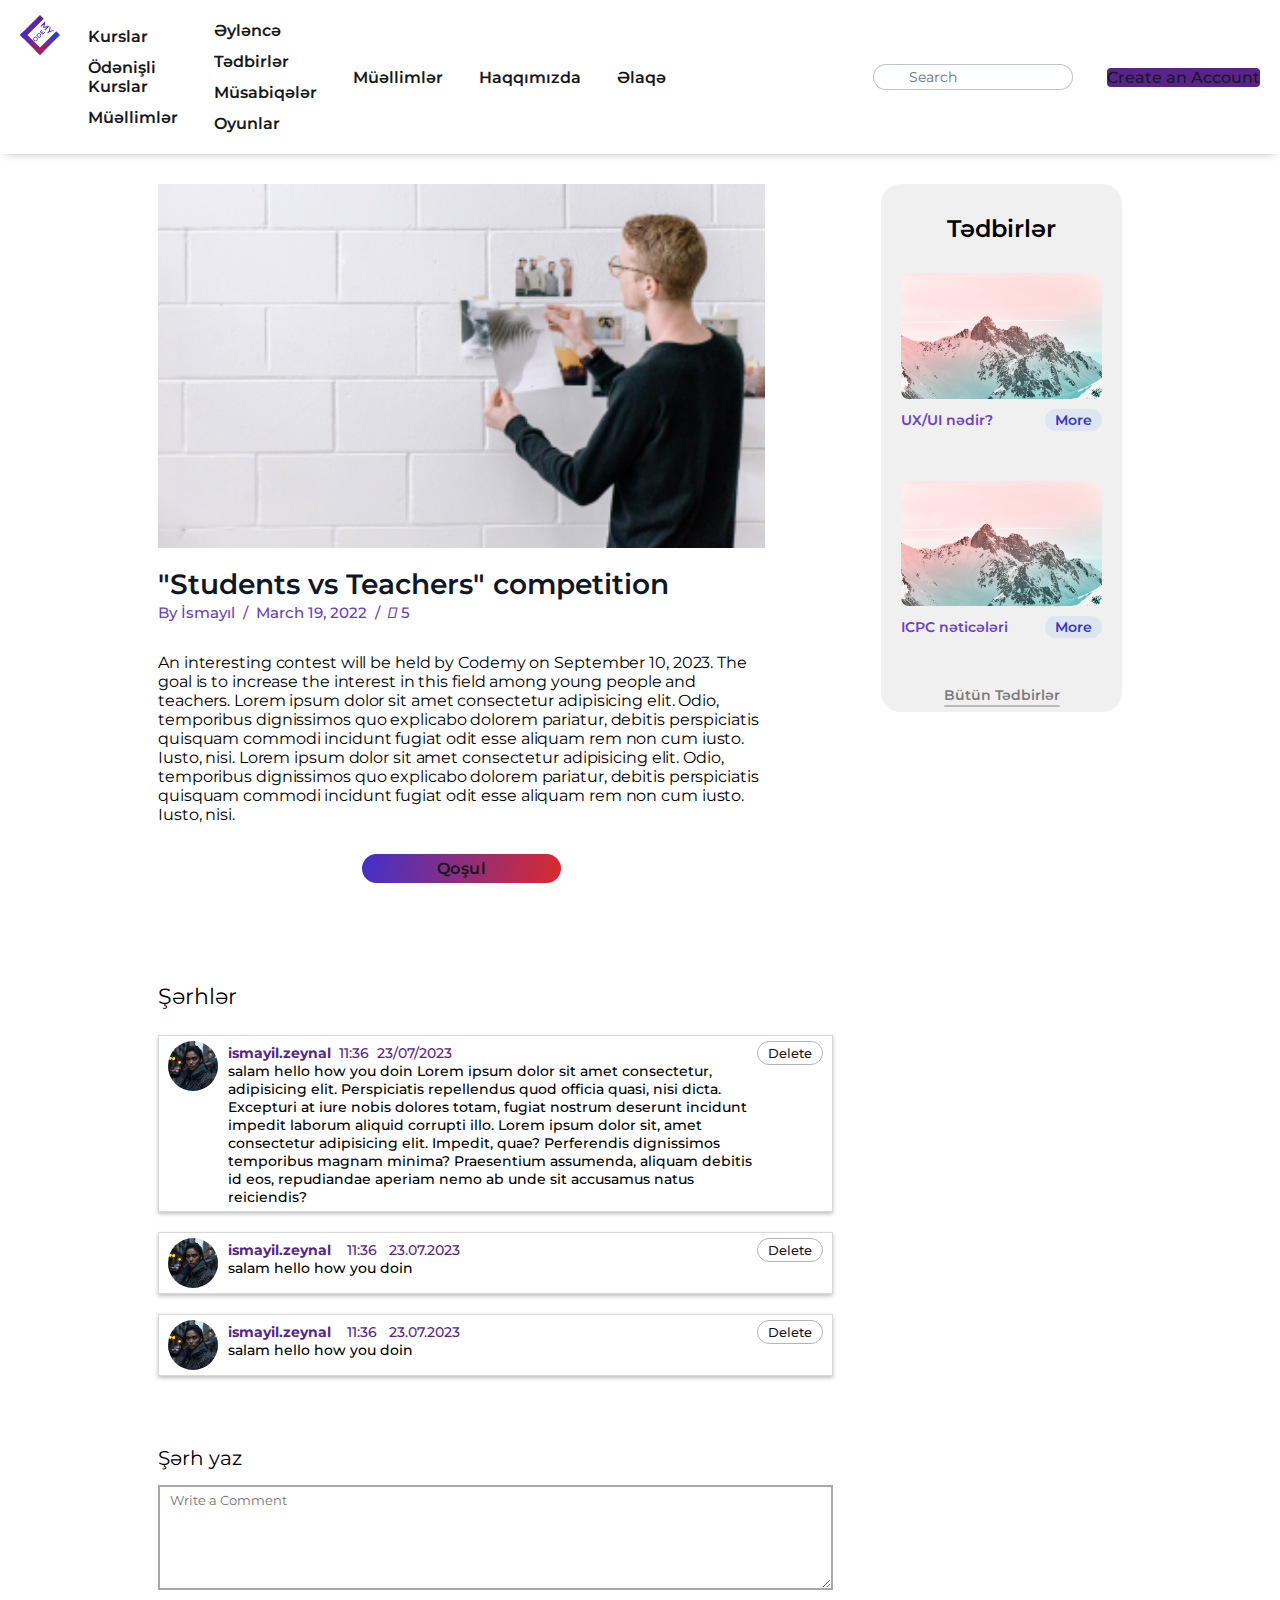
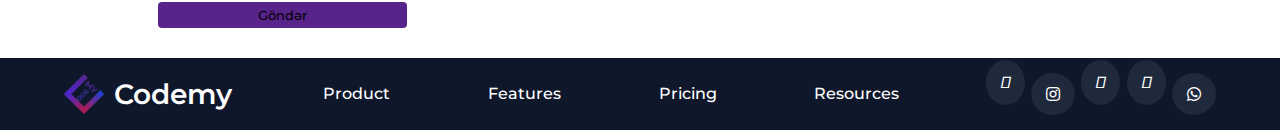
<file: Only Frontend/event-detail.html>
<!DOCTYPE html>
<html lang="en">

<head>
    <meta charset="UTF-8">
    <meta http-equiv="X-UA-Compatible" content="IE=edge">
    <meta name="viewport" content="width=device-width, initial-scale=1.0">
    <title>Codemy</title>
    <link rel="icon" type="image/png" href="./assets/img/logos/codemyLogo-removed.png">

    <link rel="preconnect" href="https://fonts.googleapis.com">
    <link rel="preconnect" href="https://fonts.gstatic.com" crossorigin>
    <link rel="stylesheet" href="https://cdnjs.cloudflare.com/ajax/libs/font-awesome/5.15.3/css/all.min.css">
    <link rel="stylesheet" href="https://cdnjs.cloudflare.com/ajax/libs/font-awesome/6.4.0/css/all.min.css"
        integrity="sha512-iecdLmaskl7CVkqkXNQ/ZH/XLlvWZOJyj7Yy7tcenmpD1ypASozpmT/E0iPtmFIB46ZmdtAc9eNBvH0H/ZpiBw=="
        crossorigin="anonymous" referrerpolicy="no-referrer" />
    <link
        href="https://fonts.googleapis.com/css2?family=Montserrat:ital,wght@0,200;0,300;0,400;0,500;0,600;0,700;0,800;0,900;1,200;1,300;1,400;1,500;1,600;1,700;1,800;1,900&display=swap"
        rel="stylesheet">
    <link href="https://cdn.jsdelivr.net/npm/bootstrap@5.0.2/dist/css/bootstrap.min.css" rel="stylesheet"
        integrity="sha384-EVSTQN3/azprG1Anm3QDgpJLIm9Nao0Yz1ztcQTwFspd3yD65VohhpuuCOmLASjC" crossorigin="anonymous">


    <link rel="stylesheet" href="./assets/css/event-detail.css">
</head>

<body>

    <main>
        <!-- Header START -->
        <header>
            <nav>
                <a href="./index.html">
                    <div class="logo-part">
                        <img src="./assets/img/logos/codemyLogo.svg" alt="logo">
                        <p>Codemy</p>
                    </div>
                </a>
                <ul class="nav-links">
                    <ul>
                        <li class="btn dropdown-toggle" type="button" id="dropdownMenuButton1" data-toggle="dropdown"
                            aria-haspopup="true" aria-expanded="false" data-bs-toggle="dropdown">
                            Kurslar
                        </li>
                        <ul class="dropdown-menu" aria-labelledby="dropdownMenuButton1">
                            <li class="dropdown-item" href="#">Ödənişli Kurslar</li>
                            <li class="dropdown-item" href="#">Müəllimlər</li>
                        </ul>
                    </ul>
                    <ul>
                        <li class="btn dropdown-toggle" type="button" id="dropdownMenuButton2" data-toggle="dropdown"
                            aria-haspopup="true" aria-expanded="false" data-bs-toggle="dropdown">
                            Əyləncə
                        </li>
                        <ul class="dropdown-menu" aria-labelledby="dropdownMenuButton2">
                            <li class="dropdown-item" href="#">Tədbirlər</li>
                            <li class="dropdown-item" href="#">Müsabiqələr</li>
                            <li class="dropdown-item" href="#">Oyunlar</li>
                        </ul>
                    </ul>
                    <li><a href="#">Müəllimlər</a></li>
                    <li><a href="#">Haqqımızda</a></li>
                    <li><a href="#">Əlaqə</a></li>
                </ul>
            </nav>

            <div class="nav-operations">
                <form id="nav-search">
                    <input type="search" required placeholder="Search">
                    <i class="fa-solid fa-magnifying-glass"></i>
                </form>
                <div class="sign-components">
                    <a href="./login.html" class="login success">
                        Login
                    </a>
                    <a href="./signup" class="btn btn-success signup">
                        Create an Account
                    </a>
                </div>
            </div>

            <div class="burger-nav">
                <i class="fa-solid fa-bars-staggered"></i>
                <!-- <i class="fa-solid fa-circle-xmark"></i> -->
                <i class="fa-solid fa-xmark"></i>
                <div class="burger-menu">
                    <li class="level-1 parent" id="parent-1"><a>Kurslar</a></li>
                    <li class="level-2 child child-1"><a href="#">Ödənişli Kurslar</a></li>
                    <li class="level-2 child child-1"><a href="#">Qısa dərslər</a></li>

                    <li class="level-1 parent" id="parent-2"><a>Əyləncə</a></li>
                    <li class="level-2 child child-2"><a href="#">Tədbirlər</a></li>
                    <li class="level-2 child child-2"><a href="#">Müsabiqələr</a></li>
                    <li class="level-2 child child-2"><a href="#">Oyunlar</a></li>

                    <li class="level-1"><a href="#">Müəllimlər</a></li>
                    <li class="level-1"><a href="#">Haqqımızda</a></li>
                    <li class="level-1"><a href="#">Əlaqə</a></li>


                    <div class="sign-components">
                        <a href="#" class="btn btn-success signup">
                            Login or Signup
                        </a>
                    </div>
                </div>
            </div>
        </header>
        <!-- Header END -->






        <section id="event-sec">
            <div class="container-2">
                <div class="event-main">
                    <img src="./assets/img/cards/c-3.png" alt="event image">

                    <div class="event-title">
                        <h5>"Students vs Teachers" competition</h5>
                        <h6 class="writer-name">By İsmayıl &nbsp/&nbsp March 19, 2022 &nbsp/&nbsp <i
                                class="fa-regular fa-comments"> </i>
                            5
                        </h6>
                    </div>

                    <div class="event-desc">
                        <p>An interesting contest will be held by Codemy on September 10, 2023. The goal is to increase
                            the interest in this field among young people and teachers.
                            Lorem ipsum dolor sit amet consectetur adipisicing elit. Odio, temporibus dignissimos quo
                            explicabo
                            dolorem pariatur, debitis perspiciatis quisquam commodi incidunt fugiat odit esse aliquam
                            rem non cum iusto. Iusto, nisi.
                            Lorem ipsum dolor sit amet consectetur adipisicing elit. Odio, temporibus dignissimos quo
                            explicabo dolorem pariatur, debitis perspiciatis quisquam commodi incidunt fugiat odit esse
                            aliquam rem non cum iusto. Iusto, nisi.</p>
                        <a href="#" class="btn btn-primary">Qoşul</a>
                    </div>
                </div>

                <div id="comments">
                    <h6>Şərhlər</h6>
                    <div class="comments-list">

                        <div class="comment-item">
                            <img src="./assets/img/profil-photo/LLL.jpg" width="30px" alt="profil photo">
                            <div class="commenter-info">
                                <p class="name-and-time">ismayil.zeynal&nbsp <span>11:36&nbsp 23/07/2023 </span>
                                </p>
                                <p class="user-comment">salam hello how you doin Lorem ipsum dolor sit amet consectetur,
                                    adipisicing elit. Perspiciatis repellendus quod officia quasi, nisi dicta. Excepturi
                                    at iure nobis dolores totam, fugiat nostrum deserunt incidunt impedit laborum
                                    aliquid corrupti illo. Lorem ipsum dolor sit, amet consectetur adipisicing elit.
                                    Impedit, quae? Perferendis dignissimos temporibus magnam minima? Praesentium
                                    assumenda, aliquam debitis id eos, repudiandae aperiam nemo ab unde sit accusamus
                                    natus reiciendis?</p>
                            </div>
                            <a href="#" class="delete-comment">Delete</a>
                        </div>

                        <div class="comment-item">
                            <img src="./assets/img/profil-photo/LLL.jpg" width="30px" alt="profil photo">
                            <div class="commenter-info">
                                <p class="name-and-time">ismayil.zeynal <span>&nbsp&nbsp 11:36 &nbsp 23.07.2023 </span>
                                </p>
                                <p class="user-comment">salam hello how you doin </p>
                            </div>
                            <a href="#" class="delete-comment">Delete</a>
                        </div>

                        <div class="comment-item">
                            <img src="./assets/img/profil-photo/LLL.jpg" width="30px" alt="profil photo">
                            <div class="commenter-info">
                                <p class="name-and-time">ismayil.zeynal <span>&nbsp&nbsp 11:36 &nbsp 23.07.2023 </span>
                                </p>
                                <p class="user-comment">salam hello how you doin </p>
                            </div>
                            <a href="#" class="delete-comment">Delete</a>
                        </div>

                    </div>


                    <div class="post-comment">
                        <h6>Şərh yaz</h6>
                        <form method="post">
                            <textarea name="commentMessage" id="message" rows="6"
                                placeholder="Write a Comment"></textarea>
                            <input type="submit" class="btn btn-success" value="Göndər">
                        </form>
                    </div>
                </div>


            </div>
            <aside class="suggestions">
                <h3>Tədbirlər</h3>

                <div class="suggestion suggestion-event">
                    <a href="./event-detail.html">
                        <img src="./assets/img/cards/c-1.png" alt="course">
                    </a>
                    <div class="suggestion-description">
                        <h5>UX/UI nədir?</h5>
                        <a href="./event-detail.html" class="more-btn">More</a>
                    </div>
                </div>

                <div class="suggestion suggestion-event">
                    <a href="./event-detail.html">
                        <img src="./assets/img/cards/c-1.png" alt="course">
                    </a>
                    <div class="suggestion-description">
                        <h5>ICPC nəticələri</h5>
                        <a href="./event-detail.html" class="more-btn">More</a>
                    </div>
                </div>

                <a href="./teachers.html" class="suggestion-link-to-all">Bütün Tədbirlər</a>
            </aside>
        </section>














    </main>

    <!-- Footer START -->
    <footer>
        <div class="footer-logo">
            <a href="./index.html">
                <img src="./assets/img/logos/codemyLogo-removed.png" alt="logo">
                <h3>Codemy</h3>
            </a>
        </div>
        <div class="footer-nav">
            <a href="#">Product</a>
            <a href="#">Features</a>
            <a href="#">Pricing</a>
            <a href="#">Resources</a>
        </div>
        <div class="footer-social">
            <a href="#"><i class="fa-brands fa-linkedin-in"></i></a>
            <a href="#"><i class="fab fa-instagram"></i></a>
            <a href="#"><i class="fa-solid fa-paper-plane"></i></a>
            <a href="#"><i class="fa-brands fa-facebook-f"></i></a>
            <a href="#"><i class="fab fa-whatsapp"></i></a>
        </div>
    </footer>

    <!-- Footer END -->







    <!-- external scripts START -->
    <script src="https://code.jquery.com/jquery-3.2.1.slim.min.js"
        integrity="sha384-KJ3o2DKtIkvYIK3UENzmM7KCkRr/rE9/Qpg6aAZGJwFDMVNA/GpGFF93hXpG5KkN"
        crossorigin="anonymous"></script>
    <script src="https://cdn.jsdelivr.net/npm/@popperjs/core@2.9.2/dist/umd/popper.min.js"
        integrity="sha384-IQsoLXl5PILFhosVNubq5LC7Qb9DXgDA9i+tQ8Zj3iwWAwPtgFTxbJ8NT4GN1R8p"
        crossorigin="anonymous"></script>
    <script src="https://cdn.jsdelivr.net/npm/bootstrap@5.0.2/dist/js/bootstrap.min.js"
        integrity="sha384-cVKIPhGWiC2Al4u+LWgxfKTRIcfu0JTxR+EQDz/bgldoEyl4H0zUF0QKbrJ0EcQF"
        crossorigin="anonymous"></script>
    <!-- external scripts END -->


    <!-- my scripts START -->
    <script src="./assets/js/index.js"></script>
    <!-- my scripts END -->
</body>

</html>
</file>
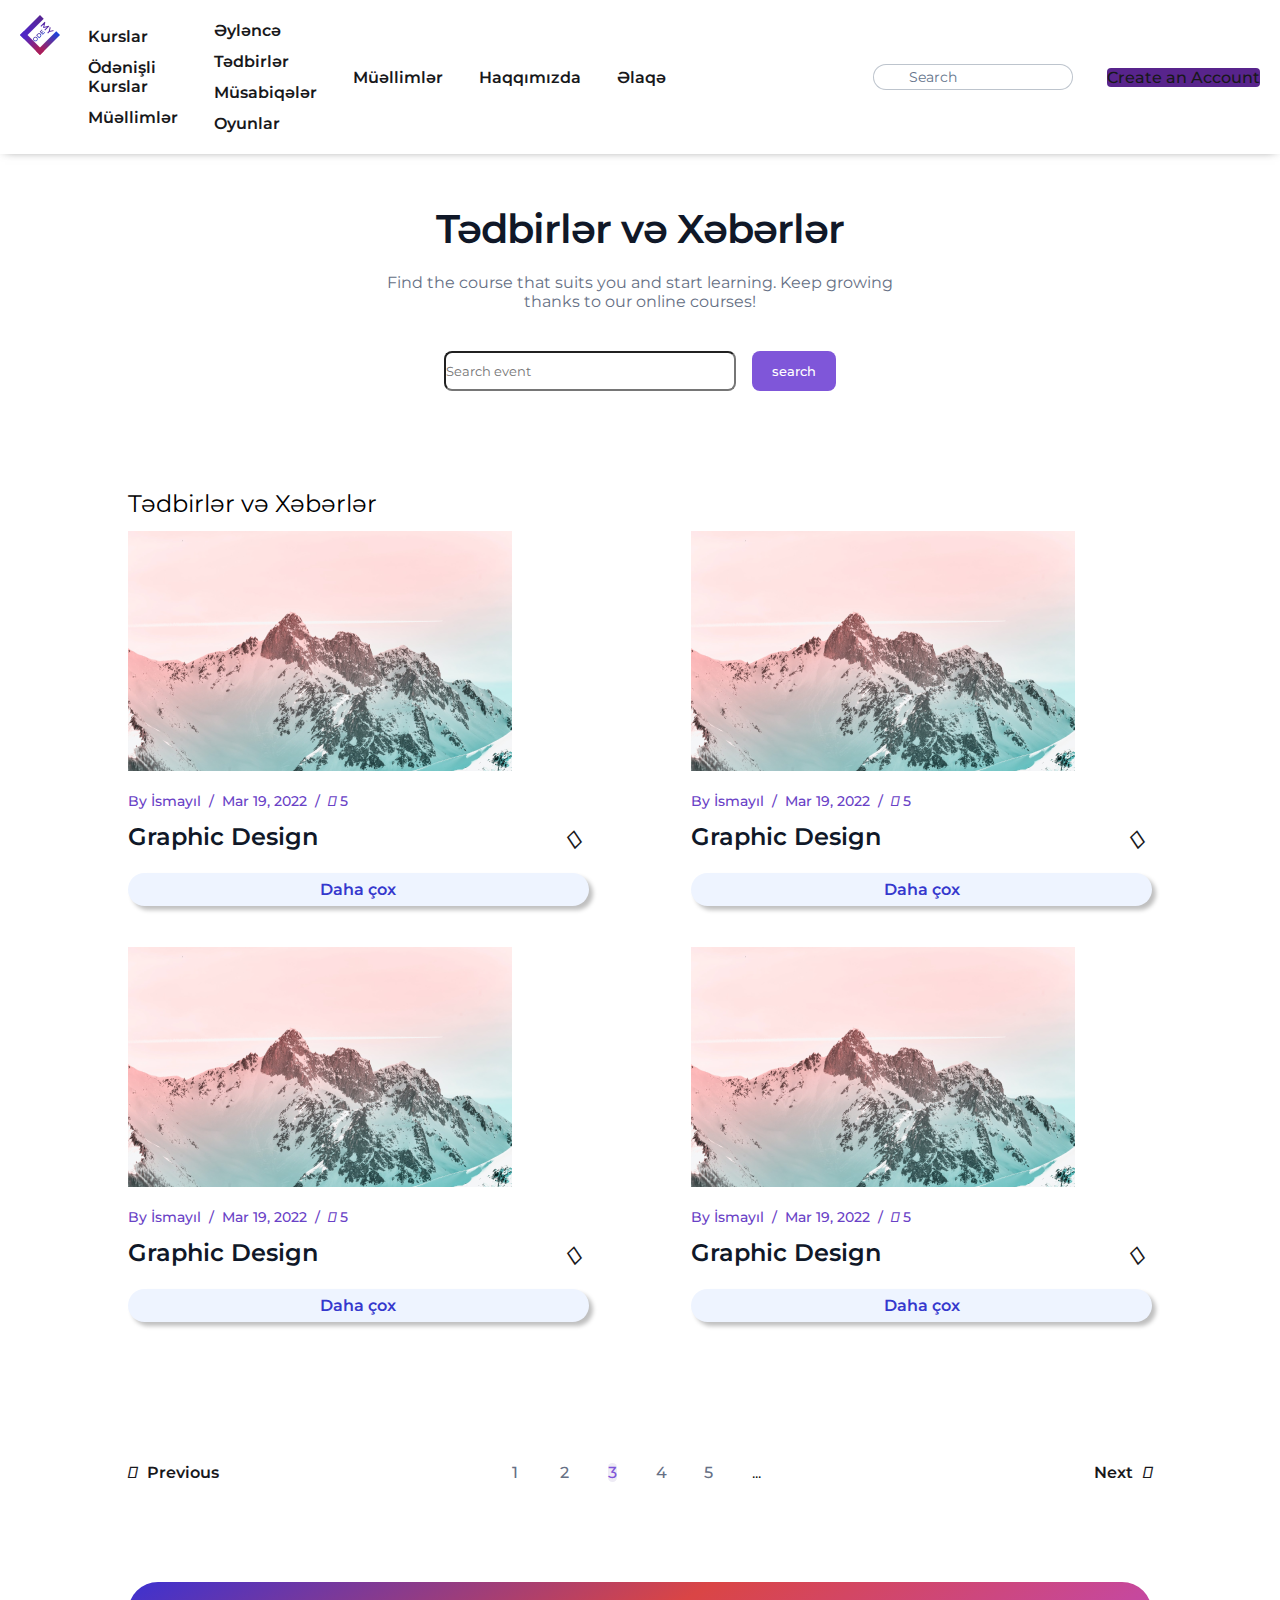
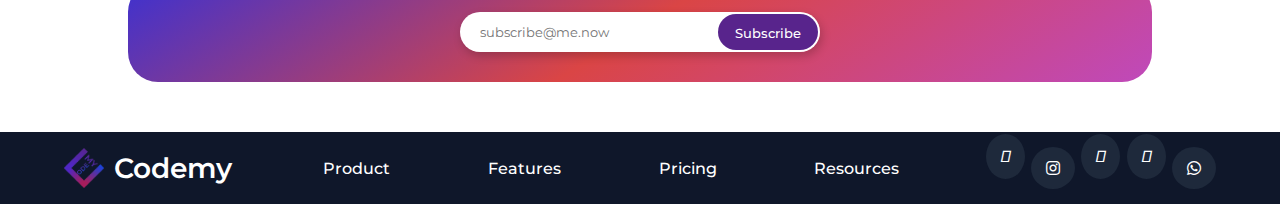
<file: Only Frontend/events.html>
<!DOCTYPE html>
<html lang="en">

<head>
    <meta charset="UTF-8">
    <meta http-equiv="X-UA-Compatible" content="IE=edge">
    <meta name="viewport" content="width=device-width, initial-scale=1.0">
    <title>Codemy</title>
    <link rel="icon" type="image/png" href="./assets/img/logos/codemyLogo-removed.png">

    <link rel="preconnect" href="https://fonts.googleapis.com">
    <link rel="preconnect" href="https://fonts.gstatic.com" crossorigin>
    <link rel="stylesheet" href="https://cdnjs.cloudflare.com/ajax/libs/font-awesome/5.15.3/css/all.min.css">
    <link rel="stylesheet" href="https://cdnjs.cloudflare.com/ajax/libs/font-awesome/6.4.0/css/all.min.css"
        integrity="sha512-iecdLmaskl7CVkqkXNQ/ZH/XLlvWZOJyj7Yy7tcenmpD1ypASozpmT/E0iPtmFIB46ZmdtAc9eNBvH0H/ZpiBw=="
        crossorigin="anonymous" referrerpolicy="no-referrer" />
    <link
        href="https://fonts.googleapis.com/css2?family=Montserrat:ital,wght@0,200;0,300;0,400;0,500;0,600;0,700;0,800;0,900;1,200;1,300;1,400;1,500;1,600;1,700;1,800;1,900&display=swap"
        rel="stylesheet">
    <link href="https://cdn.jsdelivr.net/npm/bootstrap@5.0.2/dist/css/bootstrap.min.css" rel="stylesheet"
        integrity="sha384-EVSTQN3/azprG1Anm3QDgpJLIm9Nao0Yz1ztcQTwFspd3yD65VohhpuuCOmLASjC" crossorigin="anonymous">


    <link rel="stylesheet" href="./assets/css/events.css">
</head>

<body>

    <!-- Header START -->
    <header>
        <nav>
            <a href="./index.html">
                <div class="logo-part">
                    <img src="./assets/img/logos/codemyLogo.svg" alt="logo">
                    <p>Codemy</p>
                </div>
            </a>
            <ul class="nav-links">
                <ul>
                    <li class="btn dropdown-toggle" type="button" id="dropdownMenuButton1" data-toggle="dropdown"
                        aria-haspopup="true" aria-expanded="false" data-bs-toggle="dropdown">
                        Kurslar
                    </li>
                    <ul class="dropdown-menu" aria-labelledby="dropdownMenuButton1">
                        <li class="dropdown-item" href="#">Ödənişli Kurslar</li>
                        <li class="dropdown-item" href="#">Müəllimlər</li>
                    </ul>
                </ul>
                <ul>
                    <li class="btn dropdown-toggle" type="button" id="dropdownMenuButton2" data-toggle="dropdown"
                        aria-haspopup="true" aria-expanded="false" data-bs-toggle="dropdown">
                        Əyləncə
                    </li>
                    <ul class="dropdown-menu" aria-labelledby="dropdownMenuButton2">
                        <li class="dropdown-item" href="#">Tədbirlər</li>
                        <li class="dropdown-item" href="#">Müsabiqələr</li>
                        <li class="dropdown-item" href="#">Oyunlar</li>
                    </ul>
                </ul>
                <li><a href="#">Müəllimlər</a></li>
                <li><a href="#">Haqqımızda</a></li>
                <li><a href="#">Əlaqə</a></li>
            </ul>
        </nav>

        <div class="nav-operations">
            <form id="nav-search">
                <input type="search" required placeholder="Search">
                <i class="fa-solid fa-magnifying-glass"></i>
            </form>
            <div class="sign-components">
                <a href="./login.html" class="login success">
                    Login
                </a>
                <a href="./signup" class="btn btn-success signup">
                    Create an Account
                </a>
            </div>
        </div>

        <div class="burger-nav">
            <i class="fa-solid fa-bars-staggered"></i>
            <!-- <i class="fa-solid fa-circle-xmark"></i> -->
            <i class="fa-solid fa-xmark"></i>
            <div class="burger-menu">
                <li class="level-1 parent" id="parent-1"><a>Kurslar</a></li>
                <li class="level-2 child child-1"><a href="#">Ödənişli Kurslar</a></li>
                <li class="level-2 child child-1"><a href="#">Qısa dərslər</a></li>

                <li class="level-1 parent" id="parent-2"><a>Əyləncə</a></li>
                <li class="level-2 child child-2"><a href="#">Tədbirlər</a></li>
                <li class="level-2 child child-2"><a href="#">Müsabiqələr</a></li>
                <li class="level-2 child child-2"><a href="#">Oyunlar</a></li>

                <li class="level-1"><a href="#">Müəllimlər</a></li>
                <li class="level-1"><a href="#">Haqqımızda</a></li>
                <li class="level-1"><a href="#">Əlaqə</a></li>


                <div class="sign-components">
                    <a href="#" class="btn btn-success signup">
                        Login or Signup
                    </a>
                </div>
            </div>
        </div>
    </header>
    <!-- Header END -->


    <!-- Page Head START-->
    <section class="page-head" id="short-lessons-page-head">
        <div class="head-title">
            <h2>Tədbirlər və Xəbərlər</h2>
        </div>
        <div class="head-desc">
            <h4> Find the course that suits you and start learning. Keep growing thanks to our online courses!
            </h4>
        </div>
        <div class="head-search">
            <div class="head-search-box">
                <input type="search" class="form-control" placeholder="Search event" aria-label="Search">
                <button type="button" class="btn btn-success-tiny">search</button>
            </div>
        </div>
    </section>
    <!-- Page Head END-->


    <!-- Course Examples START-->

    <section id="event-sec">
        <div class="container">
            <h5 class="col-12">Tədbirlər və Xəbərlər</h5>

            <div class="event-card">
                <a href="">
                    <img src="./assets/img/cards/c-1.png" class="card-img-top" alt="course image">
                </a>
                <div class="card-body">
                    <a href="#">
                        <h6 class="writer-name">By İsmayıl &nbsp/&nbsp Mar 19, 2022 &nbsp/&nbsp <i class="fa-regular fa-comments"> </i> 5</h6>
                    </a>
                    <a href="#" class="col-12 card-title-direction">
                        <h5 class="card-title">Graphic Design</h5>
                        <i class="fa-solid fa-arrow-right"></i>
                    </a>
                    <a href="#" class="btn-more-full">Daha çox</a>
                </div>
            </div>

            <div class="event-card">
                <a href="">
                    <img src="./assets/img/cards/c-1.png" class="card-img-top" alt="course image">
                </a>
                <div class="card-body">
                    <a href="#">
                        <h6 class="writer-name">By İsmayıl &nbsp/&nbsp Mar 19, 2022 &nbsp/&nbsp <i class="fa-regular fa-comments"> </i> 5</h6>
                    </a>
                    <a href="#" class="col-12 card-title-direction">
                        <h5 class="card-title">Graphic Design</h5>
                        <i class="fa-solid fa-arrow-right"></i>
                    </a>
                    <a href="#" class="btn-more-full">Daha çox</a>
                </div>
            </div>

            <div class="event-card">
                <a href="">
                    <img src="./assets/img/cards/c-1.png" class="card-img-top" alt="course image">
                </a>
                <div class="card-body">
                    <a href="#">
                        <h6 class="writer-name">By İsmayıl &nbsp/&nbsp Mar 19, 2022 &nbsp/&nbsp <i class="fa-regular fa-comments"> </i> 5</h6>
                    </a>
                    <a href="#" class="col-12 card-title-direction">
                        <h5 class="card-title">Graphic Design</h5>
                        <i class="fa-solid fa-arrow-right"></i>
                    </a>
                    <a href="#" class="btn-more-full">Daha çox</a>
                </div>
            </div>

            <div class="event-card">
                <a href="">
                    <img src="./assets/img/cards/c-1.png" class="card-img-top" alt="course image">
                </a>
                <div class="card-body">
                    <a href="#">
                        <h6 class="writer-name">By İsmayıl &nbsp/&nbsp Mar 19, 2022 &nbsp/&nbsp <i class="fa-regular fa-comments"> </i> 5</h6>
                    </a>
                    <a href="#" class="col-12 card-title-direction">
                        <h5 class="card-title">Graphic Design</h5>
                        <i class="fa-solid fa-arrow-right"></i>
                    </a>
                    <a href="#" class="btn-more-full">Daha çox</a>
                </div>
            </div>

        </div>
    </section>

    <!-- Course Examples END-->




    <!-- Pagination START-->
    <section class="pagination">
        <div class="container">
            <div class="previous">
                <a href="#">
                    <i class="fa-solid fa-arrow-left"></i>
                    <p>Previous</p>
                </a>
            </div>
            <div class="numbers">
                <ul>
                    <li class="page-item disabled-pag">
                        <a class="page-link" href="#">1</a>
                    </li>
                    <li class="page-item disabled-pag">
                        <a class="page-link" href="#">2</a>
                    </li>
                    <li class="page-item enabled-pag">
                        <a class="page-link" href="#">3</a>
                    </li>
                    <li class="page-item disabled-pag">
                        <a class="page-link" href="#">4</a>
                    </li>
                    <li class="page-item disabled-pag">
                        <a class="page-link" href="#">5</a>
                    </li>
                    <li class="pagination-dots">
                        <p>...</p>
                    </li>
                </ul>
            </div>
            <div class="next">
                <a href="#">
                    <p>Next</p>
                    <i class="fa-solid fa-arrow-right"></i>
                </a>
            </div>
        </div>
    </section>
    <!-- Pagination END-->




    <!-- Subscribe START-->
    <section class="subscribe-section">
        <div class="container">
            <div class="content">
                <form class="subscription">
                    <input class="add-email" type="email" placeholder="subscribe@me.now">
                    <button class="submit-email" type="button">
                        <span class="before-submit">Subscribe</span>
                        <span class="after-submit">Thank you for subscribing!</span>
                    </button>
                </form>
            </div>
        </div>
    </section>
    <!-- Subscribe END-->





    <!-- Footer START-->
    <footer>
        <div class="footer-logo">
            <a href="./index.html">
                <img src="./assets/img/logos/codemyLogo-removed.png" alt="logo">
                <h3>Codemy</h3>
            </a>
        </div>
        <div class="footer-nav">
            <a href="#">Product</a>
            <a href="#">Features</a>
            <a href="#">Pricing</a>
            <a href="#">Resources</a>
        </div>
        <div class="footer-social">
            <a href="#"><i class="fa-brands fa-linkedin-in"></i></a>
            <a href="#"><i class="fab fa-instagram"></i></a>
            <a href="#"><i class="fa-solid fa-paper-plane"></i></a>
            <a href="#"><i class="fa-brands fa-facebook-f"></i></a>
            <a href="#"><i class="fab fa-whatsapp"></i></a>
        </div>
    </footer>
    <!-- Footer END-->







    <!-- external scripts START -->
    <script src="https://code.jquery.com/jquery-3.2.1.slim.min.js"
        integrity="sha384-KJ3o2DKtIkvYIK3UENzmM7KCkRr/rE9/Qpg6aAZGJwFDMVNA/GpGFF93hXpG5KkN"
        crossorigin="anonymous"></script>
    <script src="https://cdn.jsdelivr.net/npm/@popperjs/core@2.9.2/dist/umd/popper.min.js"
        integrity="sha384-IQsoLXl5PILFhosVNubq5LC7Qb9DXgDA9i+tQ8Zj3iwWAwPtgFTxbJ8NT4GN1R8p"
        crossorigin="anonymous"></script>
    <script src="https://cdn.jsdelivr.net/npm/bootstrap@5.0.2/dist/js/bootstrap.min.js"
        integrity="sha384-cVKIPhGWiC2Al4u+LWgxfKTRIcfu0JTxR+EQDz/bgldoEyl4H0zUF0QKbrJ0EcQF"
        crossorigin="anonymous"></script>
    <!-- external scripts END -->


    <!-- my scripts START -->
    <script src="./assets/js/index.js"></script>
    <!-- my scripts END -->
</body>

</html>
</file>
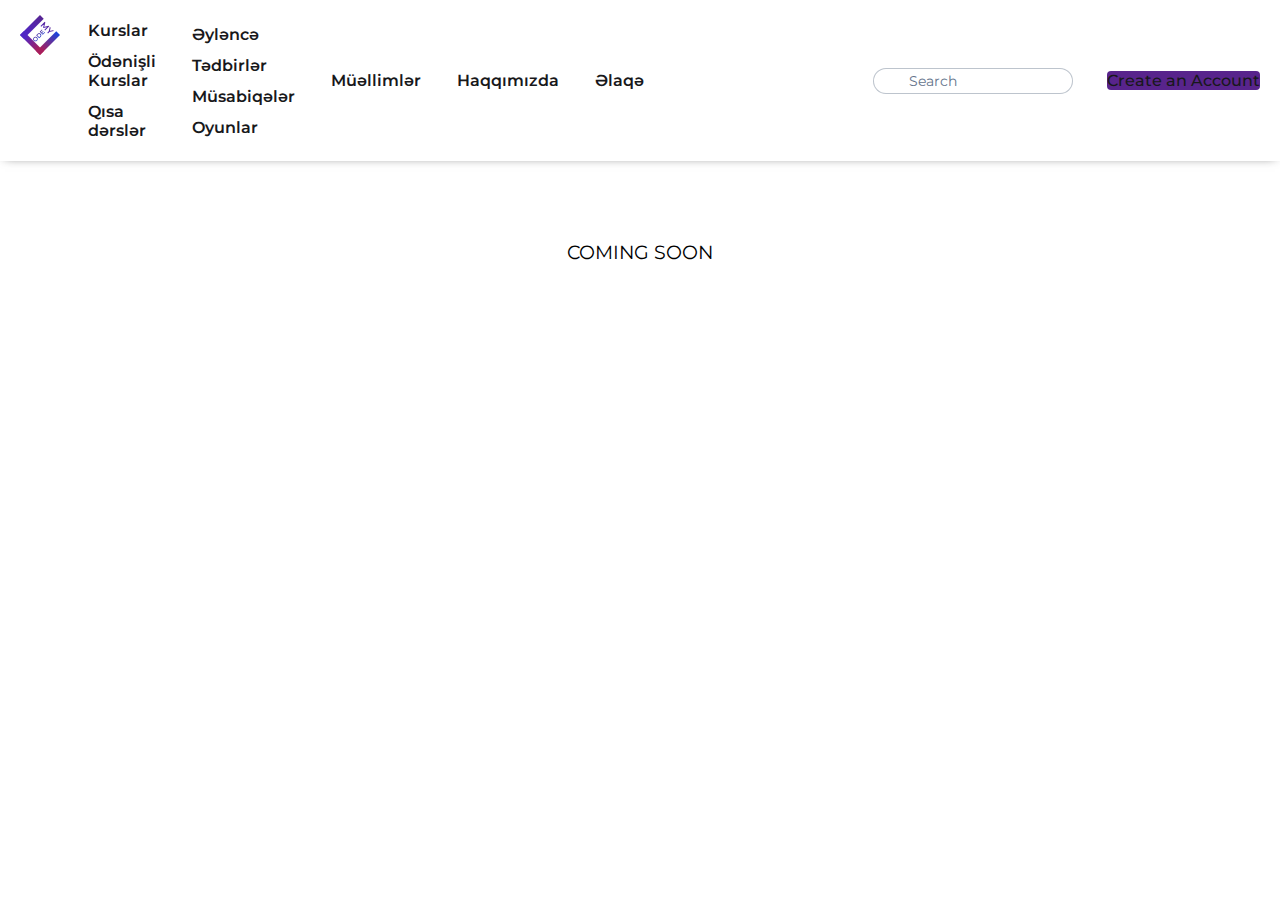
<file: Only Frontend/games.html>
<!DOCTYPE html>
<html lang="en">

<head>
    <meta charset="UTF-8">
    <meta http-equiv="X-UA-Compatible" content="IE=edge">
    <meta name="viewport" content="width=device-width, initial-scale=1.0">
    <title>Codemy</title>
    <link rel="icon" type="image/png" href="./assets/img/logos/codemyLogo-removed.png">

    <link rel="preconnect" href="https://fonts.googleapis.com">
    <link rel="preconnect" href="https://fonts.gstatic.com" crossorigin>
    <link rel="stylesheet" href="https://cdnjs.cloudflare.com/ajax/libs/font-awesome/5.15.3/css/all.min.css">
    <link rel="stylesheet" href="https://cdnjs.cloudflare.com/ajax/libs/font-awesome/6.4.0/css/all.min.css"
        integrity="sha512-iecdLmaskl7CVkqkXNQ/ZH/XLlvWZOJyj7Yy7tcenmpD1ypASozpmT/E0iPtmFIB46ZmdtAc9eNBvH0H/ZpiBw=="
        crossorigin="anonymous" referrerpolicy="no-referrer" />
    <link
        href="https://fonts.googleapis.com/css2?family=Montserrat:ital,wght@0,200;0,300;0,400;0,500;0,600;0,700;0,800;0,900;1,200;1,300;1,400;1,500;1,600;1,700;1,800;1,900&display=swap"
        rel="stylesheet">
    <link href="https://cdn.jsdelivr.net/npm/bootstrap@5.0.2/dist/css/bootstrap.min.css" rel="stylesheet"
        integrity="sha384-EVSTQN3/azprG1Anm3QDgpJLIm9Nao0Yz1ztcQTwFspd3yD65VohhpuuCOmLASjC" crossorigin="anonymous">


    <link rel="stylesheet" href="./assets/css/competitions.css">
</head>

<body>

    <!-- Header START -->
    <header>
        <nav>
            <a href="./index.html">
                <div class="logo-part">
                    <img src="./assets/img/logos/codemyLogo.svg" alt="logo">
                    <p>Codemy</p>
                </div>
            </a>
            <ul class="nav-links">
                <ul>
                    <li class="btn dropdown-toggle" type="button" id="dropdownMenuButton1" data-toggle="dropdown"
                        aria-haspopup="true" aria-expanded="false" data-bs-toggle="dropdown">
                        Kurslar
                    </li>
                    <ul class="dropdown-menu" aria-labelledby="dropdownMenuButton1">
                        <li class="dropdown-item" href="#">Ödənişli Kurslar</li>
                        <li class="dropdown-item" href="#">Qısa dərslər</li>
                    </ul>
                </ul>
                <ul>
                    <li class="btn dropdown-toggle" type="button" id="dropdownMenuButton2" data-toggle="dropdown"
                        aria-haspopup="true" aria-expanded="false" data-bs-toggle="dropdown">
                        Əyləncə
                    </li>
                    <ul class="dropdown-menu" aria-labelledby="dropdownMenuButton2">
                        <li class="dropdown-item" href="#">Tədbirlər</li>
                        <li class="dropdown-item" href="#">Müsabiqələr</li>
                        <li class="dropdown-item" href="#">Oyunlar</li>
                    </ul>
                </ul>
                <li><a href="#">Müəllimlər</a></li>
                <li><a href="#">Haqqımızda</a></li>
                <li><a href="#">Əlaqə</a></li>
            </ul>
        </nav>

        <div class="nav-operations">
            <form id="nav-search">
                <input type="search" required placeholder="Search">
                <i class="fa-solid fa-magnifying-glass"></i>
            </form>
            <div class="sign-components">
                <a href="./login.html" class="login success">
                    Login
                </a>
                <a href="./signup" class="btn btn-success signup">
                    Create an Account
                </a>
            </div>
        </div>

        <div class="burger-nav">
            <i class="fa-solid fa-bars-staggered"></i>
            <!-- <i class="fa-solid fa-circle-xmark"></i> -->
            <i class="fa-solid fa-xmark"></i>
            <div class="burger-menu">
                <li class="level-1 parent" id="parent-1"><a>Kurslar</a></li>
                <li class="level-2 child child-1"><a href="#">Ödənişli Kurslar</a></li>
                <li class="level-2 child child-1"><a href="#">Qısa dərslər</a></li>

                <li class="level-1 parent" id="parent-2"><a>Əyləncə</a></li>
                <li class="level-2 child child-2"><a href="#">Tədbirlər</a></li>
                <li class="level-2 child child-2"><a href="#">Müsabiqələr</a></li>
                <li class="level-2 child child-2"><a href="#">Oyunlar</a></li>

                <li class="level-1"><a href="#">Müəllimlər</a></li>
                <li class="level-1"><a href="#">Haqqımızda</a></li>
                <li class="level-1"><a href="#">Əlaqə</a></li>


                <div class="sign-components">
                    <a href="#" class="btn btn-success signup">
                        Login or Signup
                    </a>
                </div>
            </div>
        </div>
    </header>
    <!-- Header END -->





    <section id="coming-soon">
        <h3>
            COMING SOON
        </h3>
    </section>










    <!-- external scripts START -->
    <script src="https://code.jquery.com/jquery-3.2.1.slim.min.js"
        integrity="sha384-KJ3o2DKtIkvYIK3UENzmM7KCkRr/rE9/Qpg6aAZGJwFDMVNA/GpGFF93hXpG5KkN"
        crossorigin="anonymous"></script>
    <script src="https://cdn.jsdelivr.net/npm/@popperjs/core@2.9.2/dist/umd/popper.min.js"
        integrity="sha384-IQsoLXl5PILFhosVNubq5LC7Qb9DXgDA9i+tQ8Zj3iwWAwPtgFTxbJ8NT4GN1R8p"
        crossorigin="anonymous"></script>
    <script src="https://cdn.jsdelivr.net/npm/bootstrap@5.0.2/dist/js/bootstrap.min.js"
        integrity="sha384-cVKIPhGWiC2Al4u+LWgxfKTRIcfu0JTxR+EQDz/bgldoEyl4H0zUF0QKbrJ0EcQF"
        crossorigin="anonymous"></script>
    <!-- external scripts END -->


    <!-- my scripts START -->
    <script src="./assets/js/index.js"></script>
    <!-- my scripts END -->
</body>

</html>
</file>
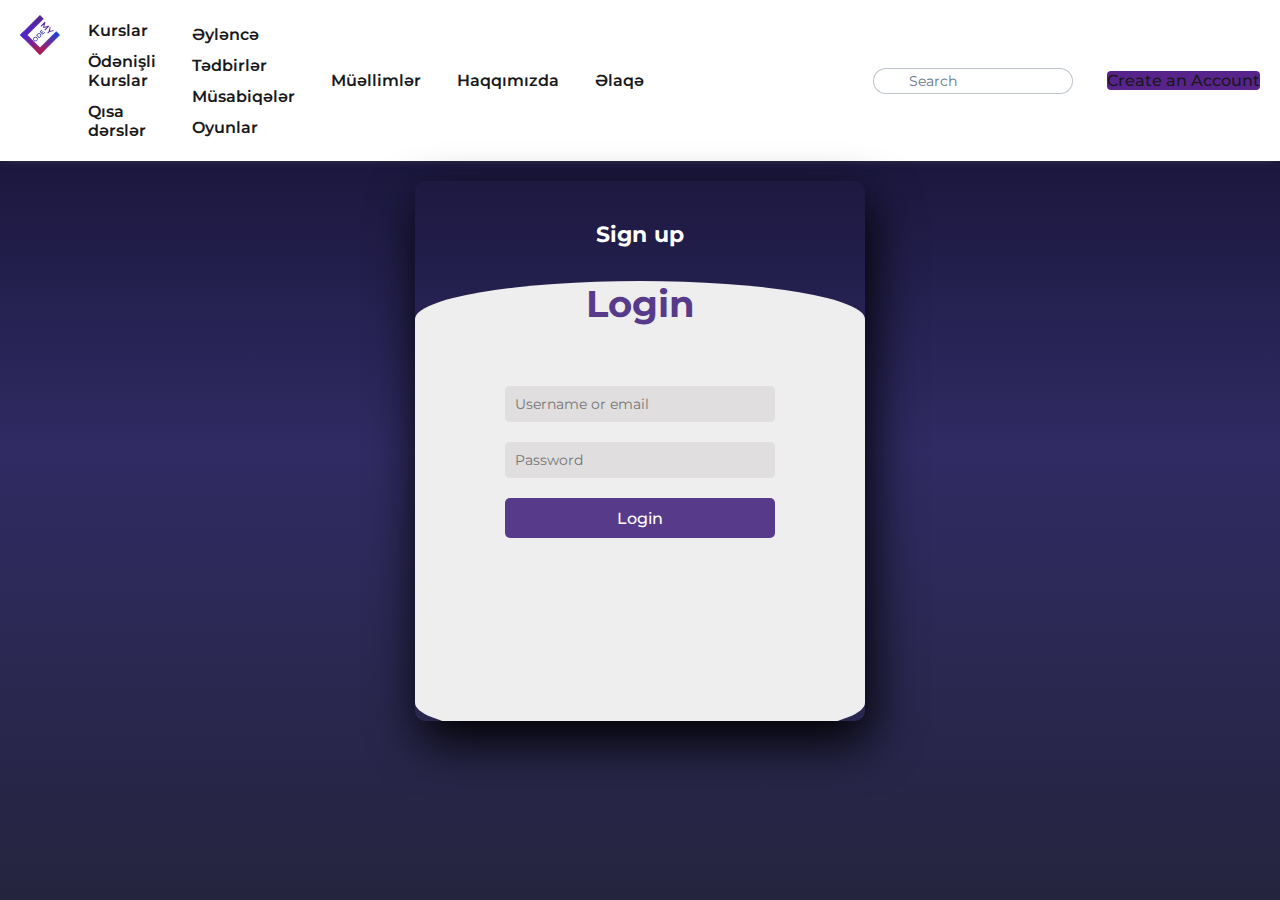
<file: Only Frontend/login-register.html>
<!DOCTYPE html>
<html>

<head>
	<link href="https://fonts.googleapis.com/css2?family=Jost:wght@500&display=swap" rel="stylesheet">
	<meta charset="UTF-8">
	<meta http-equiv="X-UA-Compatible" content="IE=edge">
	<meta name="viewport" content="width=device-width, initial-scale=1.0">
	<title>Codemy</title>
	<link rel="icon" type="image/png" href="./assets/img/logos/codemyLogo-removed.png">

	<link rel="preconnect" href="https://fonts.googleapis.com">
	<link rel="preconnect" href="https://fonts.gstatic.com" crossorigin>
	<link rel="stylesheet" href="https://cdnjs.cloudflare.com/ajax/libs/font-awesome/5.15.3/css/all.min.css">
	<link rel="stylesheet" href="https://cdnjs.cloudflare.com/ajax/libs/font-awesome/6.4.0/css/all.min.css"
		integrity="sha512-iecdLmaskl7CVkqkXNQ/ZH/XLlvWZOJyj7Yy7tcenmpD1ypASozpmT/E0iPtmFIB46ZmdtAc9eNBvH0H/ZpiBw=="
		crossorigin="anonymous" referrerpolicy="no-referrer" />
	<link
		href="https://fonts.googleapis.com/css2?family=Montserrat:ital,wght@0,200;0,300;0,400;0,500;0,600;0,700;0,800;0,900;1,200;1,300;1,400;1,500;1,600;1,700;1,800;1,900&display=swap"
		rel="stylesheet">
	<link href="https://cdn.jsdelivr.net/npm/bootstrap@5.0.2/dist/css/bootstrap.min.css" rel="stylesheet"
		integrity="sha384-EVSTQN3/azprG1Anm3QDgpJLIm9Nao0Yz1ztcQTwFspd3yD65VohhpuuCOmLASjC" crossorigin="anonymous">


	<link rel="stylesheet" href="./assets/css/account.css">
</head>

<body>

    <!-- Header START -->
    <header>
        <nav>
            <a href="./index.html">
                <div class="logo-part">
                    <img src="./assets/img/logos/codemyLogo.svg" alt="logo">
                    <p>Codemy</p>
                </div>
            </a>
            <ul class="nav-links">
                <ul>
                    <li class="btn dropdown-toggle" type="button" id="dropdownMenuButton1" data-toggle="dropdown"
                        aria-haspopup="true" aria-expanded="false" data-bs-toggle="dropdown">
                        Kurslar
                    </li>
                    <ul class="dropdown-menu" aria-labelledby="dropdownMenuButton1">
                        <li class="dropdown-item" href="#">Ödənişli Kurslar</li>
                        <li class="dropdown-item" href="#">Qısa dərslər</li>
                    </ul>
                </ul>
                <ul>
                    <li class="btn dropdown-toggle" type="button" id="dropdownMenuButton2" data-toggle="dropdown"
                        aria-haspopup="true" aria-expanded="false" data-bs-toggle="dropdown">
                        Əyləncə
                    </li>
                    <ul class="dropdown-menu" aria-labelledby="dropdownMenuButton2">
                        <li class="dropdown-item" href="#">Tədbirlər</li>
                        <li class="dropdown-item" href="#">Müsabiqələr</li>
                        <li class="dropdown-item" href="#">Oyunlar</li>
                    </ul>
                </ul>
                <li><a href="#">Müəllimlər</a></li>
                <li><a href="#">Haqqımızda</a></li>
                <li><a href="#">Əlaqə</a></li>
            </ul>
        </nav>

        <div class="nav-operations">
            <form id="nav-search">
                <input type="search" required placeholder="Search">
                <i class="fa-solid fa-magnifying-glass"></i>
            </form>
            <div class="sign-components">
                <a href="./login.html" class="login success">
                    Login
                </a>
                <a href="./signup" class="btn btn-success signup">
                    Create an Account
                </a>
            </div>
        </div>

        <div class="burger-nav">
            <i class="fa-solid fa-bars-staggered"></i>
            <!-- <i class="fa-solid fa-circle-xmark"></i> -->
            <i class="fa-solid fa-xmark"></i>
            <div class="burger-menu">
                <li class="level-1 parent" id="parent-1"><a>Kurslar</a></li>
                <li class="level-2 child child-1"><a href="#">Ödənişli Kurslar</a></li>
                <li class="level-2 child child-1"><a href="#">Qısa dərslər</a></li>

                <li class="level-1 parent" id="parent-2"><a>Əyləncə</a></li>
                <li class="level-2 child child-2"><a href="#">Tədbirlər</a></li>
                <li class="level-2 child child-2"><a href="#">Müsabiqələr</a></li>
                <li class="level-2 child child-2"><a href="#">Oyunlar</a></li>

                <li class="level-1"><a href="#">Müəllimlər</a></li>
                <li class="level-1"><a href="#">Haqqımızda</a></li>
                <li class="level-1"><a href="#">Əlaqə</a></li>


                <div class="sign-components">
                    <a href="#" class="btn btn-success signup">
                        Login or Signup
                    </a>
                </div>
            </div>
        </div>
    </header>
    <!-- Header END -->

	<section id="login">
		<div class="main">
			<input class=".new-inp" type="checkbox" checked id="chk" aria-hidden="true">

			<div class="signup-2">
				<form class="signup-form">
					<label for="chk" class="label-signup" aria-hidden="true">Sign up</label>
					<input class="new-inp-2" type="text" name="fullname" placeholder="Ad Soyad" required="">
					<input class="new-inp-2" type="text" name="username" placeholder="İstifadəçi adı" required="">
					<input class="new-inp-2" type="text" name="company" placeholder="Təhsil yeri/Şirkət" required="">
					<input class="new-inp-2" type="date" name="date" required="">

					<input class="new-inp-2" type="email" name="email" placeholder="Email" required="">
					<input class="new-inp-2" type="password" name="password" placeholder="Password" required="">
					<button class="new-bttn">Sign up</button>
				</form>
			</div>

			<div class="login-2">
				<form>
					<label for="chk" aria-hidden="true">Login</label>
					<input class="new-inp" type="email" name="usernameOrEmail" placeholder="Username or email" required="">
					<input class="new-inp" type="password" name="pswd" placeholder="Password" required="">
					<button class="new-bttn">Login</button>
				</form>
			</div>
		</div>
	</section>




	
	<!-- external scripts START -->
    <script src="https://code.jquery.com/jquery-3.2.1.slim.min.js"
        integrity="sha384-KJ3o2DKtIkvYIK3UENzmM7KCkRr/rE9/Qpg6aAZGJwFDMVNA/GpGFF93hXpG5KkN"
        crossorigin="anonymous"></script>
    <script src="https://cdn.jsdelivr.net/npm/@popperjs/core@2.9.2/dist/umd/popper.min.js"
        integrity="sha384-IQsoLXl5PILFhosVNubq5LC7Qb9DXgDA9i+tQ8Zj3iwWAwPtgFTxbJ8NT4GN1R8p"
        crossorigin="anonymous"></script>
    <script src="https://cdn.jsdelivr.net/npm/bootstrap@5.0.2/dist/js/bootstrap.min.js"
        integrity="sha384-cVKIPhGWiC2Al4u+LWgxfKTRIcfu0JTxR+EQDz/bgldoEyl4H0zUF0QKbrJ0EcQF"
        crossorigin="anonymous"></script>
    <!-- external scripts END -->


    <!-- my scripts START -->
    <script src="./assets/js/index.js"></script>
    <!-- my scripts END -->
</body>

</html>
</file>
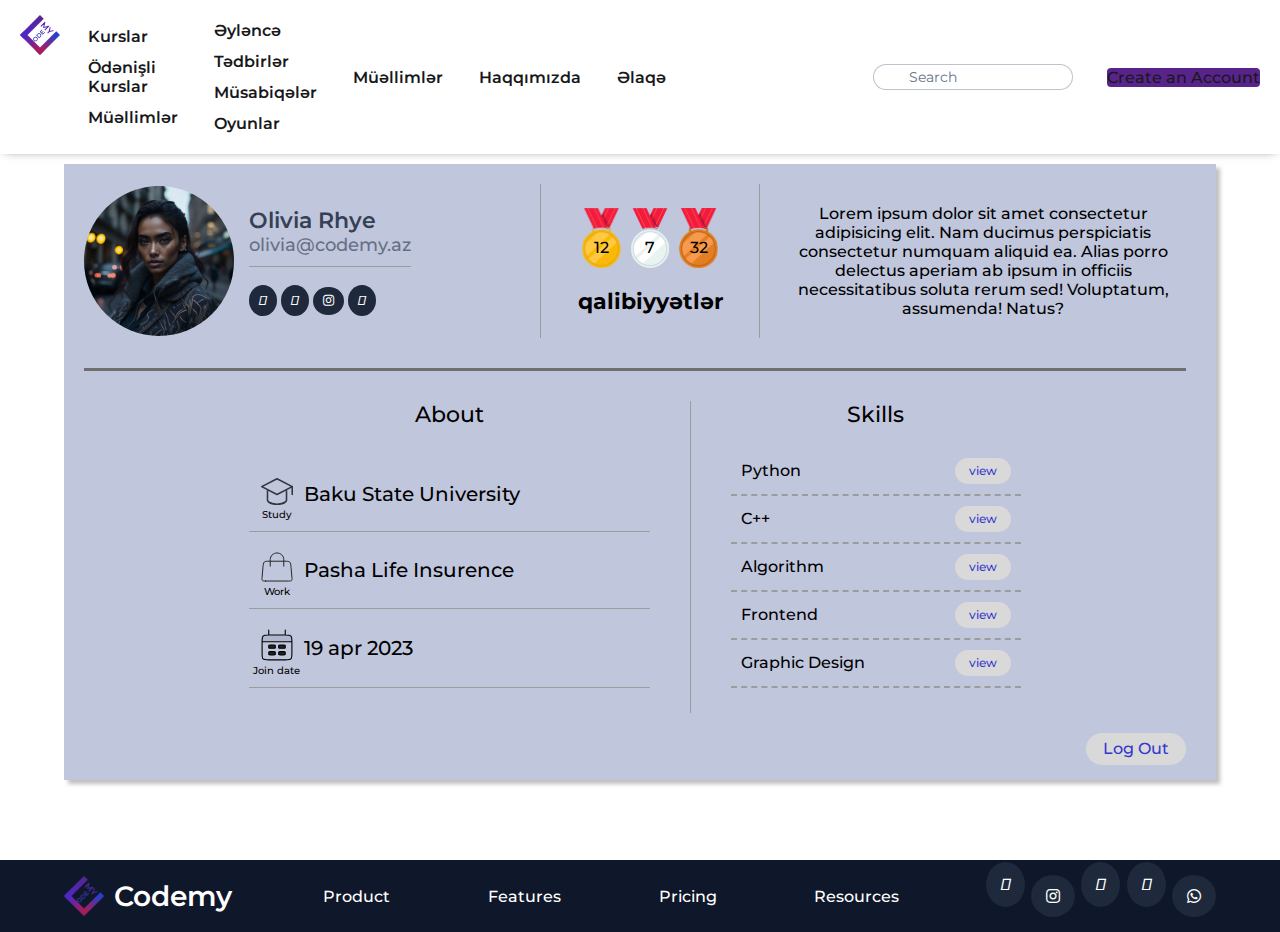
<file: Only Frontend/profile.html>
<!DOCTYPE html>
<html lang="en">

<head>
    <meta charset="UTF-8">
    <meta http-equiv="X-UA-Compatible" content="IE=edge">
    <meta name="viewport" content="width=device-width, initial-scale=1.0">
    <title>Codemy</title>
    <link rel="icon" type="image/png" href="./assets/img/logos/codemyLogo-removed.png">

    <link rel="preconnect" href="https://fonts.googleapis.com">
    <link rel="preconnect" href="https://fonts.gstatic.com" crossorigin>
    <link rel="stylesheet" href="https://cdnjs.cloudflare.com/ajax/libs/font-awesome/5.15.3/css/all.min.css">
    <link rel="stylesheet" href="https://cdnjs.cloudflare.com/ajax/libs/font-awesome/6.4.0/css/all.min.css"
        integrity="sha512-iecdLmaskl7CVkqkXNQ/ZH/XLlvWZOJyj7Yy7tcenmpD1ypASozpmT/E0iPtmFIB46ZmdtAc9eNBvH0H/ZpiBw=="
        crossorigin="anonymous" referrerpolicy="no-referrer" />
    <link
        href="https://fonts.googleapis.com/css2?family=Montserrat:ital,wght@0,200;0,300;0,400;0,500;0,600;0,700;0,800;0,900;1,200;1,300;1,400;1,500;1,600;1,700;1,800;1,900&display=swap"
        rel="stylesheet">
    <link href="https://cdn.jsdelivr.net/npm/bootstrap@5.0.2/dist/css/bootstrap.min.css" rel="stylesheet"
        integrity="sha384-EVSTQN3/azprG1Anm3QDgpJLIm9Nao0Yz1ztcQTwFspd3yD65VohhpuuCOmLASjC" crossorigin="anonymous">


    <link rel="stylesheet" href="./assets/css/profile.css">
</head>

<body>

    <!-- Header START -->
    <header>
        <nav>
            <a href="./index.html">
                <div class="logo-part">
                    <img src="./assets/img/logos/codemyLogo.svg" alt="logo">
                    <p>Codemy</p>
                </div>
            </a>
            <ul class="nav-links">
                <ul>
                    <li class="btn dropdown-toggle" type="button" id="dropdownMenuButton1" data-toggle="dropdown"
                        aria-haspopup="true" aria-expanded="false" data-bs-toggle="dropdown">
                        Kurslar
                    </li>
                    <ul class="dropdown-menu" aria-labelledby="dropdownMenuButton1">
                        <li class="dropdown-item" href="#">Ödənişli Kurslar</li>
                        <li class="dropdown-item" href="#">Müəllimlər</li>
                    </ul>
                </ul>
                <ul>
                    <li class="btn dropdown-toggle" type="button" id="dropdownMenuButton2" data-toggle="dropdown"
                        aria-haspopup="true" aria-expanded="false" data-bs-toggle="dropdown">
                        Əyləncə
                    </li>
                    <ul class="dropdown-menu" aria-labelledby="dropdownMenuButton2">
                        <li class="dropdown-item" href="#">Tədbirlər</li>
                        <li class="dropdown-item" href="#">Müsabiqələr</li>
                        <li class="dropdown-item" href="#">Oyunlar</li>
                    </ul>
                </ul>
                <li><a href="#">Müəllimlər</a></li>
                <li><a href="#">Haqqımızda</a></li>
                <li><a href="#">Əlaqə</a></li>
            </ul>
        </nav>

        <div class="nav-operations">
            <form id="nav-search">
                <input type="search" required placeholder="Search">
                <i class="fa-solid fa-magnifying-glass"></i>
            </form>
            <div class="sign-components">
                <a href="./login.html" class="login success">
                    Login
                </a>
                <a href="./signup" class="btn btn-success signup">
                    Create an Account
                </a>
            </div>
        </div>

        <div class="burger-nav">
            <i class="fa-solid fa-bars-staggered"></i>
            <!-- <i class="fa-solid fa-circle-xmark"></i> -->
            <i class="fa-solid fa-xmark"></i>
            <div class="burger-menu">
                <li class="level-1 parent" id="parent-1"><a>Kurslar</a></li>
                <li class="level-2 child child-1"><a href="#">Ödənişli Kurslar</a></li>
                <li class="level-2 child child-1"><a href="#">Qısa dərslər</a></li>

                <li class="level-1 parent" id="parent-2"><a>Əyləncə</a></li>
                <li class="level-2 child child-2"><a href="#">Tədbirlər</a></li>
                <li class="level-2 child child-2"><a href="#">Müsabiqələr</a></li>
                <li class="level-2 child child-2"><a href="#">Oyunlar</a></li>

                <li class="level-1"><a href="#">Müəllimlər</a></li>
                <li class="level-1"><a href="#">Haqqımızda</a></li>
                <li class="level-1"><a href="#">Əlaqə</a></li>


                <div class="sign-components">
                    <a href="#" class="btn btn-success signup">
                        Login or Signup
                    </a>
                </div>
            </div>
        </div>
    </header>
    <!-- Header END -->


    <section id="profil">
        <div class="container-2">
            <div class="profil-up">
                <div class="profil-main-info">
                    <img class="profil-photo" src="./assets/img/profil-photo/LLL.jpg" alt="profil photo">
                    <div class="main-info-texts">
                        <div class="name-email">
                            <h5>Olivia Rhye</h5>
                            <h6>olivia@codemy.az</h6>
                        </div>
                        <div class="profil-social">
                            <a href="#"><i class="fa-brands fa-linkedin-in"></i></a>
                            <a href="#"><i class="fa-brands fa-facebook-f"></i></a>
                            <a href="#"><i class="fab fa-instagram"></i></a>
                            <a href="#"><i class="fa-brands fa-github"></i></a>
                        </div>
                    </div>
                </div>
                <div class="achivements">
                    <div class="medals">
                        <div id="gold-medal" class="medal">
                            <img src="./assets/img/icons/1.svg" alt="gold medal">
                            <span>12</span>
                        </div>
                        <div id="silver-medal" class="medal">
                            <img src="./assets/img/icons/2.svg" alt="silver medal">
                            <span>7</span>
                        </div>
                        <div id="bronze-medal" class="medal">
                            <img src="./assets/img/icons/3.svg" alt="bronze medal">
                            <span>32</span>
                        </div>
                    </div>
                    <p>qalibiyyətlər</p>
                </div>
                <div class="bio">
                    <!-- max 300 symbol -->
                    <p>Lorem ipsum dolor sit amet consectetur adipisicing elit. Nam ducimus perspiciatis consectetur
                        numquam aliquid ea. Alias porro delectus aperiam ab ipsum in officiis necessitatibus soluta
                        rerum sed! Voluptatum, assumenda! Natus?</p>
                </div>
            </div>

            <div class="profil-down">
                <div class="profil-about">
                    <h3>About</h3>
                    <div class="study info-sec">
                        <div class="icon-side">
                            <img src="./assets/img/icons/study.svg" alt="study icon">
                            <span>Study</span>
                        </div>
                        <p>Baku State University</p>
                    </div>
                    <div class="work info-sec">
                        <div class="icon-side">
                            <img src="./assets/img/icons/work.svg" alt="work icon">
                            <span>Work</span>
                        </div>
                        <p>Pasha Life Insurence</p>
                    </div>
                    <div class="join-date info-sec">
                        <div class="icon-side">
                            <img src="./assets/img/icons/join-date.svg" alt="join icon">
                            <span>Join date</span>
                        </div>
                        <p>19 apr 2023</p>
                    </div>
                </div>

                <div class="profil-skills">
                    <h3>Skills</h3>

                    <div class="skill-item">
                        <p>Python</p>
                        <a class="view-btn" href="#">
                            view
                        </a>
                    </div>

                    <div class="skill-item">
                        <P>C++</P>
                        <a class="view-btn" href="#">
                            view
                        </a>
                    </div>

                    <div class="skill-item">
                        <p>Algorithm</p>
                        <a class="view-btn" href="#">
                            view
                        </a>
                    </div>

                    <div class="skill-item">
                        <p>Frontend</p>
                        <a class="view-btn" href="#">
                            view
                        </a>
                    </div>

                    <div class="skill-item">
                        <p>Graphic Design</p>
                        <a class="view-btn" href="#">
                            view
                        </a>
                    </div>
                </div>
            </div>
            <div class="profil-actions">
                <!-- <a class="profil-action-btn" href="#"> Edit Profile </a> -->
                <a class="profil-action-btn" href="#"> Log Out </a>
            </div>
        </div>
    </section>



    <!-- Footer START -->
    <footer>
        <div class="footer-logo">
            <a href="./index.html">
                <img src="./assets/img/logos/codemyLogo-removed.png" alt="logo">
                <h3>Codemy</h3>
            </a>
        </div>
        <div class="footer-nav">
            <a href="#">Product</a>
            <a href="#">Features</a>
            <a href="#">Pricing</a>
            <a href="#">Resources</a>
        </div>
        <div class="footer-social">
            <a href="#"><i class="fa-brands fa-linkedin-in"></i></a>
            <a href="#"><i class="fab fa-instagram"></i></a>
            <a href="#"><i class="fa-solid fa-paper-plane"></i></a>
            <a href="#"><i class="fa-brands fa-facebook-f"></i></a>
            <a href="#"><i class="fab fa-whatsapp"></i></a>
        </div>
    </footer>

    <!-- Footer END -->







    <!-- external scripts START -->
    <script src="https://code.jquery.com/jquery-3.2.1.slim.min.js"
        integrity="sha384-KJ3o2DKtIkvYIK3UENzmM7KCkRr/rE9/Qpg6aAZGJwFDMVNA/GpGFF93hXpG5KkN"
        crossorigin="anonymous"></script>
    <script src="https://cdn.jsdelivr.net/npm/@popperjs/core@2.9.2/dist/umd/popper.min.js"
        integrity="sha384-IQsoLXl5PILFhosVNubq5LC7Qb9DXgDA9i+tQ8Zj3iwWAwPtgFTxbJ8NT4GN1R8p"
        crossorigin="anonymous"></script>
    <script src="https://cdn.jsdelivr.net/npm/bootstrap@5.0.2/dist/js/bootstrap.min.js"
        integrity="sha384-cVKIPhGWiC2Al4u+LWgxfKTRIcfu0JTxR+EQDz/bgldoEyl4H0zUF0QKbrJ0EcQF"
        crossorigin="anonymous"></script>
    <!-- external scripts END -->


    <!-- my scripts START -->
    <script src="./assets/js/index.js"></script>
    <!-- my scripts END -->
</body>

</html>
</file>
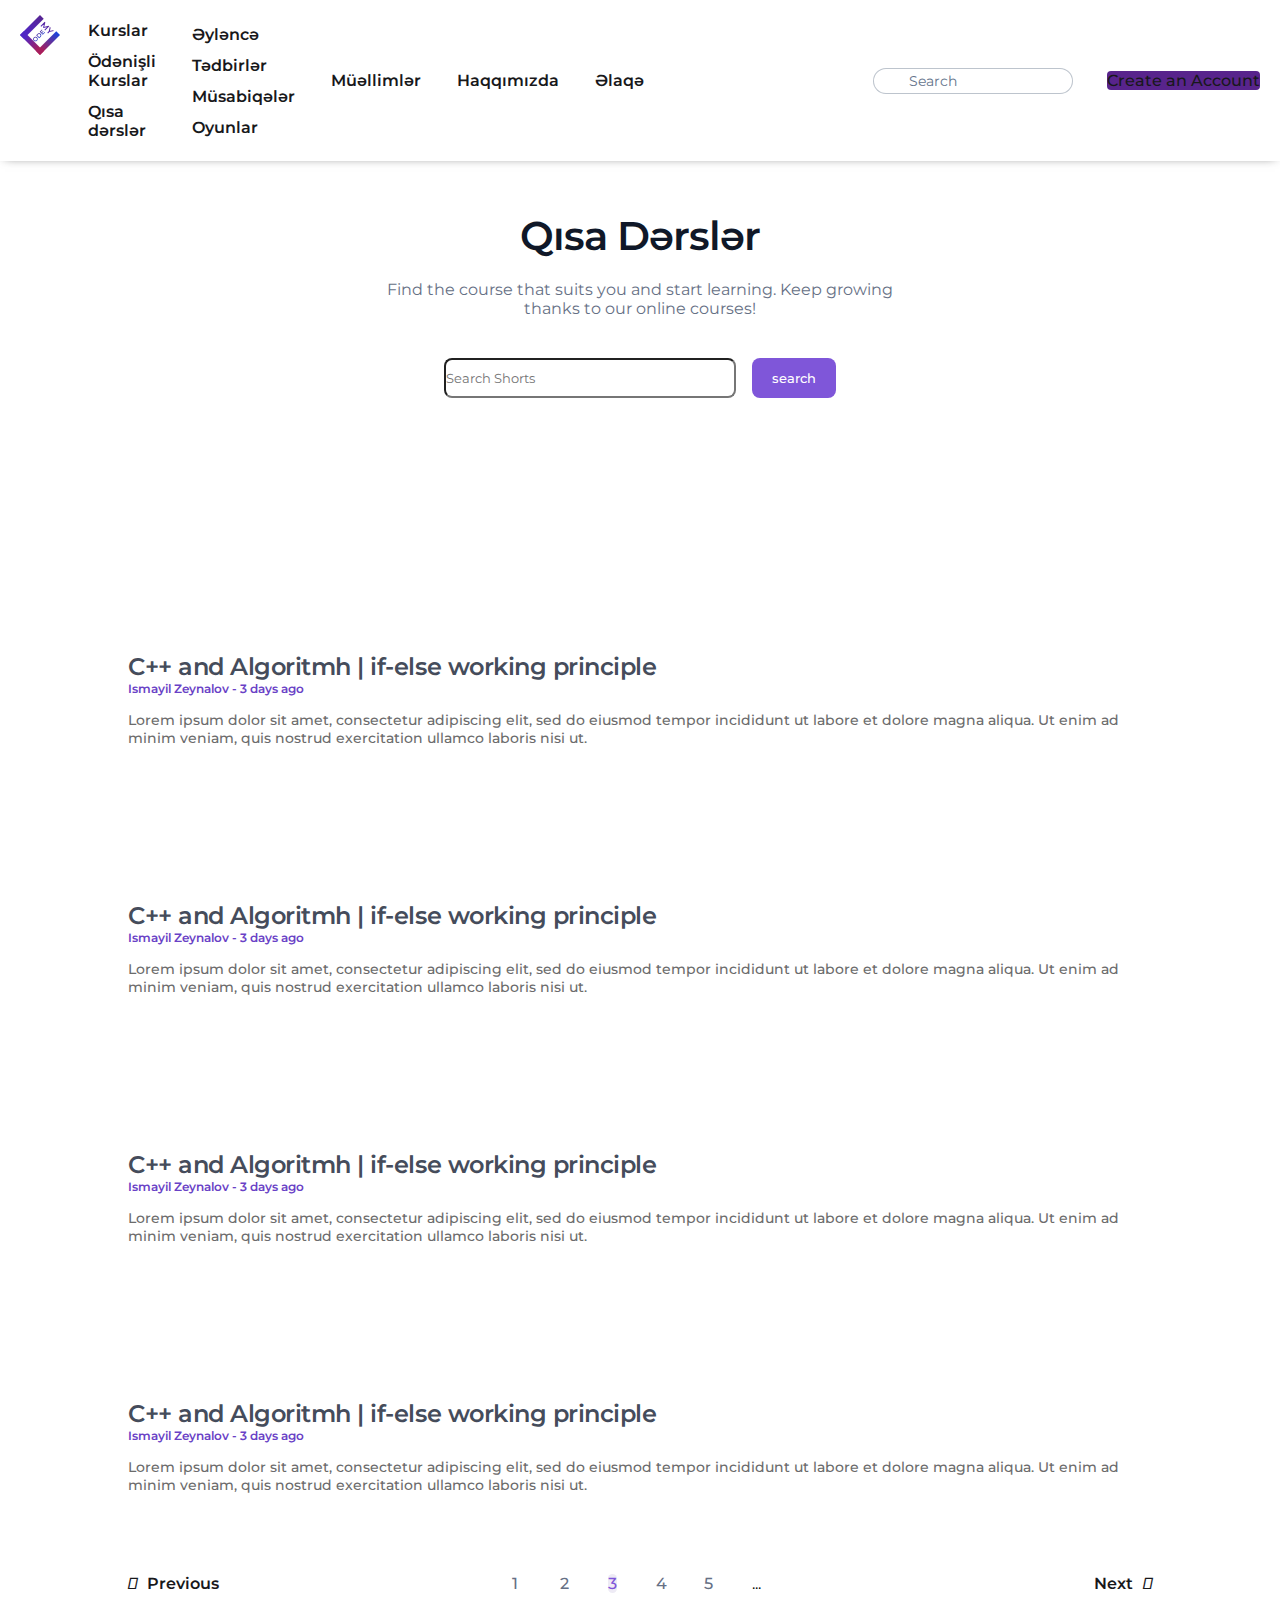
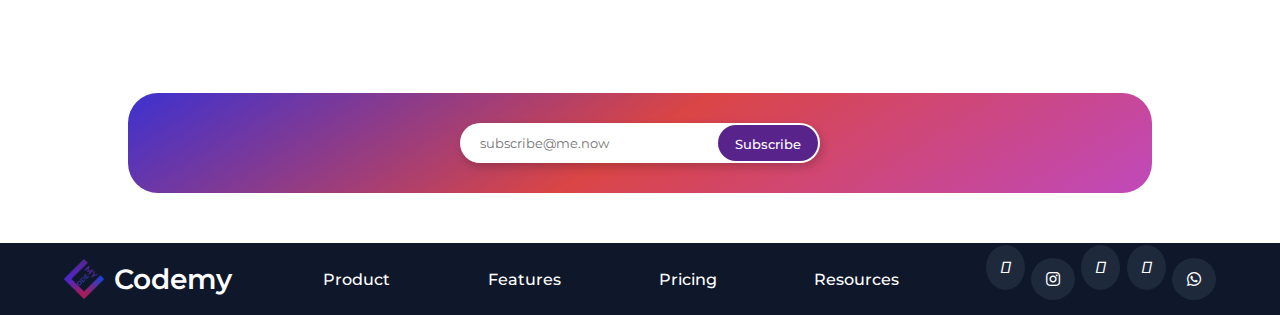
<file: Only Frontend/short-lessons.html>
<!DOCTYPE html>
<html lang="en">

<head>
    <meta charset="UTF-8">
    <meta http-equiv="X-UA-Compatible" content="IE=edge">
    <meta name="viewport" content="width=device-width, initial-scale=1.0">
    <title>Codemy</title>
    <link rel="icon" type="image/png" href="./assets/img/logos/codemyLogo-removed.png">

    <link rel="preconnect" href="https://fonts.googleapis.com">
    <link rel="preconnect" href="https://fonts.gstatic.com" crossorigin>
    <link rel="stylesheet" href="https://cdnjs.cloudflare.com/ajax/libs/font-awesome/5.15.3/css/all.min.css">
    <link rel="stylesheet" href="https://cdnjs.cloudflare.com/ajax/libs/font-awesome/6.4.0/css/all.min.css"
        integrity="sha512-iecdLmaskl7CVkqkXNQ/ZH/XLlvWZOJyj7Yy7tcenmpD1ypASozpmT/E0iPtmFIB46ZmdtAc9eNBvH0H/ZpiBw=="
        crossorigin="anonymous" referrerpolicy="no-referrer" />
    <link
        href="https://fonts.googleapis.com/css2?family=Montserrat:ital,wght@0,200;0,300;0,400;0,500;0,600;0,700;0,800;0,900;1,200;1,300;1,400;1,500;1,600;1,700;1,800;1,900&display=swap"
        rel="stylesheet">
    <link href="https://cdn.jsdelivr.net/npm/bootstrap@5.0.2/dist/css/bootstrap.min.css" rel="stylesheet"
        integrity="sha384-EVSTQN3/azprG1Anm3QDgpJLIm9Nao0Yz1ztcQTwFspd3yD65VohhpuuCOmLASjC" crossorigin="anonymous">


    <link rel="stylesheet" href="./assets/css/shorts.css">
</head>

<body>

    <!-- Header START -->
    <header>
        <nav>
            <a href="./index.html">
                <div class="logo-part">
                    <img src="./assets/img/logos/codemyLogo.svg" alt="logo">
                    <p>Codemy</p>
                </div>
            </a>
            <ul class="nav-links">
                <ul>
                    <li class="btn dropdown-toggle" type="button" id="dropdownMenuButton1" data-toggle="dropdown"
                        aria-haspopup="true" aria-expanded="false" data-bs-toggle="dropdown">
                        Kurslar
                    </li>
                    <ul class="dropdown-menu" aria-labelledby="dropdownMenuButton1">
                        <li class="dropdown-item" href="#">Ödənişli Kurslar</li>
                        <li class="dropdown-item" href="#">Qısa dərslər</li>
                    </ul>
                </ul>
                <ul>
                    <li class="btn dropdown-toggle" type="button" id="dropdownMenuButton2" data-toggle="dropdown"
                        aria-haspopup="true" aria-expanded="false" data-bs-toggle="dropdown">
                        Əyləncə
                    </li>
                    <ul class="dropdown-menu" aria-labelledby="dropdownMenuButton2">
                        <li class="dropdown-item" href="#">Tədbirlər</li>
                        <li class="dropdown-item" href="#">Müsabiqələr</li>
                        <li class="dropdown-item" href="#">Oyunlar</li>
                    </ul>
                </ul>
                <li><a href="#">Müəllimlər</a></li>
                <li><a href="#">Haqqımızda</a></li>
                <li><a href="#">Əlaqə</a></li>
            </ul>
        </nav>

        <div class="nav-operations">
            <form id="nav-search">
                <input type="search" required placeholder="Search">
                <i class="fa-solid fa-magnifying-glass"></i>
            </form>
            <div class="sign-components">
                <a href="./login.html" class="login success">
                    Login
                </a>
                <a href="./signup" class="btn btn-success signup">
                    Create an Account
                </a>
            </div>
        </div>

        <div class="burger-nav">
            <i class="fa-solid fa-bars-staggered"></i>
            <!-- <i class="fa-solid fa-circle-xmark"></i> -->
            <i class="fa-solid fa-xmark"></i>
            <div class="burger-menu">
                <li class="level-1 parent" id="parent-1"><a>Kurslar</a></li>
                <li class="level-2 child child-1"><a href="#">Ödənişli Kurslar</a></li>
                <li class="level-2 child child-1"><a href="#">Qısa dərslər</a></li>

                <li class="level-1 parent" id="parent-2"><a>Əyləncə</a></li>
                <li class="level-2 child child-2"><a href="#">Tədbirlər</a></li>
                <li class="level-2 child child-2"><a href="#">Müsabiqələr</a></li>
                <li class="level-2 child child-2"><a href="#">Oyunlar</a></li>

                <li class="level-1"><a href="#">Müəllimlər</a></li>
                <li class="level-1"><a href="#">Haqqımızda</a></li>
                <li class="level-1"><a href="#">Əlaqə</a></li>


                <div class="sign-components">
                    <a href="#" class="btn btn-success signup">
                        Login or Signup
                    </a>
                </div>
            </div>
        </div>
    </header>
    <!-- Header END -->


    <!-- Page Head START-->
    <section class="page-head" id="short-lessons-page-head">
        <div class="head-title">
            <h2>Qısa Dərslər</h2>
        </div>
        <div class="head-desc">
            <h4> Find the course that suits you and start learning. Keep growing thanks to our online courses!
            </h4>
        </div>
        <div class="head-search">
            <div class="head-search-box">
                <input type="search" class="form-control" placeholder="Search Shorts" aria-label="Search">
                <button type="button" class="btn btn-success-tiny">search</button>
            </div>
        </div>
    </section>
    <!-- Page Head END-->



    <!-- Short Lesson Examples START-->
    <section id="short-lessons-examples">
        <div class="container">
            <div class="card mb-3 col-12">
                <div class="row g-0">
                    <div class="col-md-4">
                        <iframe width="100%" height="100%" src="https://www.youtube.com/embed/fTt0f0a9e6U"
                            title="YouTube video player" frameborder="0"
                            allow="accelerometer; autoplay; clipboard-write; encrypted-media; gyroscope; picture-in-picture; web-share"
                            allowfullscreen></iframe>
                    </div>
                    <div class="col-md-8">
                        <div class="card-body">
                            <a href="">
                                <h5 class="card-title">C++ and Algoritmh | if-else working principle</h5>
                            </a>
                            <h6>Ismayil Zeynalov - 3 days ago</h6>
                            <p class="card-text">Lorem ipsum dolor sit amet, consectetur adipiscing elit, sed do eiusmod
                                tempor incididunt ut labore et dolore magna aliqua. Ut enim ad minim veniam, quis
                                nostrud exercitation ullamco laboris nisi ut.</p>
                        </div>
                    </div>
                </div>
            </div>

            <div class="card mb-3 col-12">
                <div class="row g-0">
                    <div class="col-md-4">
                        <iframe width="100%" height="100%" src="https://www.youtube.com/embed/x_fg8-nJ_ms"
                            title="YouTube video player" frameborder="0"
                            allow="accelerometer; autoplay; clipboard-write; encrypted-media; gyroscope; picture-in-picture; web-share"
                            allowfullscreen></iframe>
                    </div>
                    <div class="col-md-8">
                        <div class="card-body">
                            <a href="">
                                <h5 class="card-title">C++ and Algoritmh | if-else working principle</h5>
                            </a>
                            <h6>Ismayil Zeynalov - 3 days ago</h6>
                            <p class="card-text">Lorem ipsum dolor sit amet, consectetur adipiscing elit, sed do eiusmod
                                tempor incididunt ut labore et dolore magna aliqua. Ut enim ad minim veniam, quis
                                nostrud exercitation ullamco laboris nisi ut.</p>
                        </div>
                    </div>
                </div>
            </div>

            <div class="card mb-3 col-12">
                <div class="row g-0">
                    <div class="col-md-4">
                        <iframe width="100%" height="100%" src="https://www.youtube.com/embed/x_fg8-nJ_ms"
                            title="YouTube video player" frameborder="0"
                            allow="accelerometer; autoplay; clipboard-write; encrypted-media; gyroscope; picture-in-picture; web-share"
                            allowfullscreen></iframe>
                    </div>
                    <div class="col-md-8">
                        <div class="card-body">
                            <a href="">
                                <h5 class="card-title">C++ and Algoritmh | if-else working principle</h5>
                            </a>
                            <h6>Ismayil Zeynalov - 3 days ago</h6>
                            <p class="card-text">Lorem ipsum dolor sit amet, consectetur adipiscing elit, sed do eiusmod
                                tempor incididunt ut labore et dolore magna aliqua. Ut enim ad minim veniam, quis
                                nostrud exercitation ullamco laboris nisi ut.</p>
                        </div>
                    </div>
                </div>
            </div>

            <div class="card mb-3 col-12">
                <div class="row g-0">
                    <div class="col-md-4">
                        <iframe width="100%" height="100%" src="https://www.youtube.com/embed/x_fg8-nJ_ms"
                            title="YouTube video player" frameborder="0"
                            allow="accelerometer; autoplay; clipboard-write; encrypted-media; gyroscope; picture-in-picture; web-share"
                            allowfullscreen></iframe>
                    </div>
                    <div class="col-md-8">
                        <div class="card-body">
                            <a href="">
                                <h5 class="card-title">C++ and Algoritmh | if-else working principle</h5>
                            </a>
                            <h6>Ismayil Zeynalov - 3 days ago</h6>
                            <p class="card-text">Lorem ipsum dolor sit amet, consectetur adipiscing elit, sed do eiusmod
                                tempor incididunt ut labore et dolore magna aliqua. Ut enim ad minim veniam, quis
                                nostrud exercitation ullamco laboris nisi ut.</p>
                        </div>
                    </div>
                </div>
            </div>
        </div>
    </section>
    <!-- Short Lesson Examples END-->


    <!-- Pagination START-->
    <section class="pagination">
        <div class="container">
            <div class="previous">
                <a href="#">
                    <i class="fa-solid fa-arrow-left"></i>
                    <p>Previous</p>
                </a>
            </div>
            <div class="numbers">
                <ul>
                    <li class="page-item disabled-pag">
                        <a class="page-link" href="#">1</a>
                    </li>
                    <li class="page-item disabled-pag">
                        <a class="page-link" href="#">2</a>
                    </li>
                    <li class="page-item enabled-pag">
                        <a class="page-link" href="#">3</a>
                    </li>
                    <li class="page-item disabled-pag">
                        <a class="page-link" href="#">4</a>
                    </li>
                    <li class="page-item disabled-pag">
                        <a class="page-link" href="#">5</a>
                    </li>
                    <li class="pagination-dots">
                        <p>...</p>
                    </li>
                </ul>
            </div>
            <div class="next">
                <a href="#">
                    <p>Next</p>
                    <i class="fa-solid fa-arrow-right"></i>
                </a>
            </div>
        </div>
    </section>
    <!-- Pagination END-->




    <!-- Subscribe START-->
    <section class="subscribe-section">
        <div class="container">
            <div class="content">
                <form class="subscription">
                    <input class="add-email" type="email" placeholder="subscribe@me.now">
                    <button class="submit-email" type="button">
                        <span class="before-submit">Subscribe</span>
                        <span class="after-submit">Thank you for subscribing!</span>
                    </button>
                </form>
            </div>
        </div>
    </section>
    <!-- Subscribe END-->





    <!-- Footer START-->
    <footer>
        <div class="footer-logo">
            <a href="./index.html">
                <img src="./assets/img/logos/codemyLogo-removed.png" alt="logo">
                <h3>Codemy</h3>
            </a>
        </div>
        <div class="footer-nav">
            <a href="#">Product</a>
            <a href="#">Features</a>
            <a href="#">Pricing</a>
            <a href="#">Resources</a>
        </div>
        <div class="footer-social">
            <a href="#"><i class="fa-brands fa-linkedin-in"></i></a>
            <a href="#"><i class="fab fa-instagram"></i></a>
            <a href="#"><i class="fa-solid fa-paper-plane"></i></a>
            <a href="#"><i class="fa-brands fa-facebook-f"></i></a>
            <a href="#"><i class="fab fa-whatsapp"></i></a>
        </div>
    </footer>
    <!-- Footer END-->







    <!-- external scripts START -->
    <script src="https://code.jquery.com/jquery-3.2.1.slim.min.js"
        integrity="sha384-KJ3o2DKtIkvYIK3UENzmM7KCkRr/rE9/Qpg6aAZGJwFDMVNA/GpGFF93hXpG5KkN"
        crossorigin="anonymous"></script>
    <script src="https://cdn.jsdelivr.net/npm/@popperjs/core@2.9.2/dist/umd/popper.min.js"
        integrity="sha384-IQsoLXl5PILFhosVNubq5LC7Qb9DXgDA9i+tQ8Zj3iwWAwPtgFTxbJ8NT4GN1R8p"
        crossorigin="anonymous"></script>
    <script src="https://cdn.jsdelivr.net/npm/bootstrap@5.0.2/dist/js/bootstrap.min.js"
        integrity="sha384-cVKIPhGWiC2Al4u+LWgxfKTRIcfu0JTxR+EQDz/bgldoEyl4H0zUF0QKbrJ0EcQF"
        crossorigin="anonymous"></script>
    <!-- external scripts END -->


    <!-- my scripts START -->
    <script src="./assets/js/index.js"></script>
    <!-- my scripts END -->
</body>

</html>
</file>
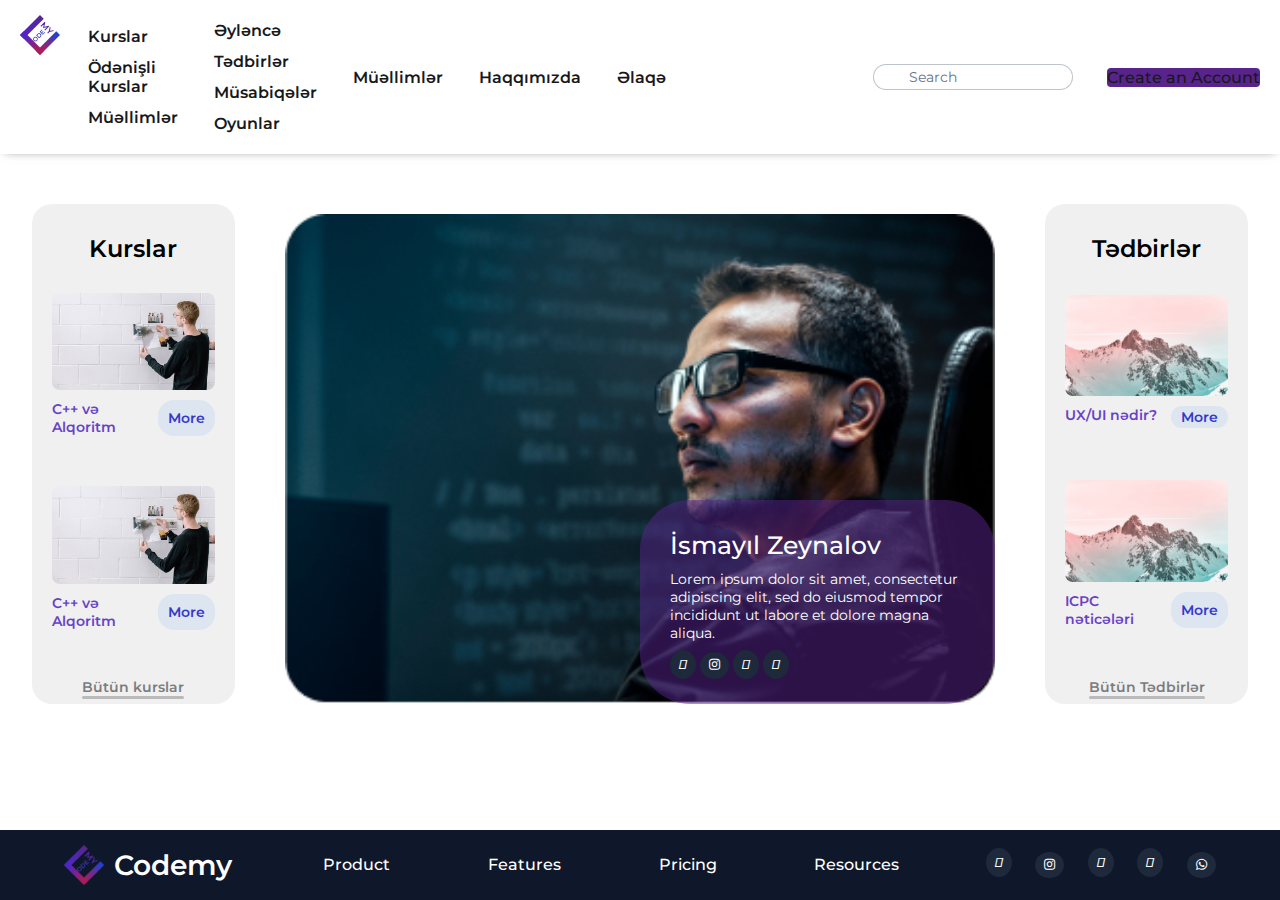
<file: Only Frontend/teacher-detail.html>
<!DOCTYPE html>
<html lang="en">

<head>
    <meta charset="UTF-8">
    <meta http-equiv="X-UA-Compatible" content="IE=edge">
    <meta name="viewport" content="width=device-width, initial-scale=1.0">
    <title>Codemy</title>
    <link rel="icon" type="image/png" href="./assets/img/logos/codemyLogo-removed.png">

    <link rel="preconnect" href="https://fonts.googleapis.com">
    <link rel="preconnect" href="https://fonts.gstatic.com" crossorigin>
    <link rel="stylesheet" href="https://cdnjs.cloudflare.com/ajax/libs/font-awesome/5.15.3/css/all.min.css">
    <link rel="stylesheet" href="https://cdnjs.cloudflare.com/ajax/libs/font-awesome/6.4.0/css/all.min.css"
        integrity="sha512-iecdLmaskl7CVkqkXNQ/ZH/XLlvWZOJyj7Yy7tcenmpD1ypASozpmT/E0iPtmFIB46ZmdtAc9eNBvH0H/ZpiBw=="
        crossorigin="anonymous" referrerpolicy="no-referrer" />
    <link
        href="https://fonts.googleapis.com/css2?family=Montserrat:ital,wght@0,200;0,300;0,400;0,500;0,600;0,700;0,800;0,900;1,200;1,300;1,400;1,500;1,600;1,700;1,800;1,900&display=swap"
        rel="stylesheet">
    <link href="https://cdn.jsdelivr.net/npm/bootstrap@5.0.2/dist/css/bootstrap.min.css" rel="stylesheet"
        integrity="sha384-EVSTQN3/azprG1Anm3QDgpJLIm9Nao0Yz1ztcQTwFspd3yD65VohhpuuCOmLASjC" crossorigin="anonymous">


    <link rel="stylesheet" href="./assets/css/teacher-detail.css">
</head>

<body>

    <main>
        <!-- Header START -->
        <header>
            <nav>
                <a href="./index.html">
                    <div class="logo-part">
                        <img src="./assets/img/logos/codemyLogo.svg" alt="logo">
                        <p>Codemy</p>
                    </div>
                </a>
                <ul class="nav-links">
                    <ul>
                        <li class="btn dropdown-toggle" type="button" id="dropdownMenuButton1" data-toggle="dropdown"
                            aria-haspopup="true" aria-expanded="false" data-bs-toggle="dropdown">
                            Kurslar
                        </li>
                        <ul class="dropdown-menu" aria-labelledby="dropdownMenuButton1">
                            <li class="dropdown-item" href="#">Ödənişli Kurslar</li>
                            <li class="dropdown-item" href="#">Müəllimlər</li>
                        </ul>
                    </ul>
                    <ul>
                        <li class="btn dropdown-toggle" type="button" id="dropdownMenuButton2" data-toggle="dropdown"
                            aria-haspopup="true" aria-expanded="false" data-bs-toggle="dropdown">
                            Əyləncə
                        </li>
                        <ul class="dropdown-menu" aria-labelledby="dropdownMenuButton2">
                            <li class="dropdown-item" href="#">Tədbirlər</li>
                            <li class="dropdown-item" href="#">Müsabiqələr</li>
                            <li class="dropdown-item" href="#">Oyunlar</li>
                        </ul>
                    </ul>
                    <li><a href="#">Müəllimlər</a></li>
                    <li><a href="#">Haqqımızda</a></li>
                    <li><a href="#">Əlaqə</a></li>
                </ul>
            </nav>

            <div class="nav-operations">
                <form id="nav-search">
                    <input type="search" required placeholder="Search">
                    <i class="fa-solid fa-magnifying-glass"></i>
                </form>
                <div class="sign-components">
                    <a href="./login.html" class="login success">
                        Login
                    </a>
                    <a href="./signup" class="btn btn-success signup">
                        Create an Account
                    </a>
                </div>
            </div>

            <div class="burger-nav">
                <i class="fa-solid fa-bars-staggered"></i>
                <!-- <i class="fa-solid fa-circle-xmark"></i> -->
                <i class="fa-solid fa-xmark"></i>
                <div class="burger-menu">
                    <li class="level-1 parent" id="parent-1"><a>Kurslar</a></li>
                    <li class="level-2 child child-1"><a href="#">Ödənişli Kurslar</a></li>
                    <li class="level-2 child child-1"><a href="#">Qısa dərslər</a></li>

                    <li class="level-1 parent" id="parent-2"><a>Əyləncə</a></li>
                    <li class="level-2 child child-2"><a href="#">Tədbirlər</a></li>
                    <li class="level-2 child child-2"><a href="#">Müsabiqələr</a></li>
                    <li class="level-2 child child-2"><a href="#">Oyunlar</a></li>

                    <li class="level-1"><a href="#">Müəllimlər</a></li>
                    <li class="level-1"><a href="#">Haqqımızda</a></li>
                    <li class="level-1"><a href="#">Əlaqə</a></li>


                    <div class="sign-components">
                        <a href="#" class="btn btn-success signup">
                            Login or Signup
                        </a>
                    </div>
                </div>
            </div>
        </header>
        <!-- Header END -->


        <section class="teacher-page-full">
            <div class="container-2">
                <div class="col-2">
                    <h3>Kurslar</h3>
                    <div class="suggestion suggestion-course">
                        <a href="./course-detail.html">
                            <img src="./assets/img/cards/c-3.png" alt="course">
                        </a>
                        <div class="suggestion-description">
                            <h5>C++ və Alqoritm</h5>
                            <a href="./course-detail.html" class="more-btn">More</a>
                        </div>
                    </div>

                    <div class="suggestion suggestion-course">
                        <a href="./course-detail.html">
                            <img src="./assets/img/cards/c-3.png" alt="course">
                        </a>
                        <div class="suggestion-description">
                            <h5>C++ və Alqoritm</h5>
                            <a href="./course-detail.html" class="more-btn">More</a>
                        </div>
                    </div>

                    <a href="./courses.html" class="suggestion-link-to-all"> Bütün kurslar</a>
                </div>

                <div class="col-7">
                    <div class="teacher-image-section" id="teacher-img-sec">
                        <!-- <div class="triangle-back"></div> -->
                        <img src="./assets/img/cards/c-2.png" id="teacher-detail-image" alt="teacher">
                        <div class="teacher-info">
                            <h3>İsmayıl Zeynalov</h3>
                            <p>Lorem ipsum dolor sit amet, consectetur adipiscing elit, sed do eiusmod tempor incididunt
                                ut
                                labore et dolore magna aliqua.</p>
                            <div class="teacher-social">
                                <a href="#"><i class="fa-brands fa-linkedin-in"></i></a>
                                <a href="#"><i class="fab fa-instagram"></i></a>
                                <a href="#"><i class="fa-brands fa-facebook-f"></i></a>
                                <a href="#"><i class="fa-brands fa-github"></i></a>
                            </div>
                        </div>
                    </div>
                </div>

                <div class="col-2">
                    <h3>Tədbirlər</h3>

                    <div class="suggestion suggestion-event">
                        <a href="./event-detail.html">
                            <img src="./assets/img/cards/c-1.png" alt="course">
                        </a>
                        <div class="suggestion-description">
                            <h5>UX/UI nədir?</h5>
                            <a href="./event-detail.html" class="more-btn">More</a>
                        </div>
                    </div>

                    <div class="suggestion suggestion-event">
                        <a href="./event-detail.html">
                            <img src="./assets/img/cards/c-1.png" alt="course">
                        </a>
                        <div class="suggestion-description">
                            <h5>ICPC nəticələri</h5>
                            <a href="./event-detail.html" class="more-btn">More</a>
                        </div>
                    </div>

                    <a href="./teachers.html" class="suggestion-link-to-all">Bütün Tədbirlər</a>
                </div>
            </div>

        </section>

    </main>

    <!-- Footer START -->
    <footer>
        <div class="footer-logo">
            <a href="./index.html">
                <img src="./assets/img/logos/codemyLogo-removed.png" alt="logo">
                <h3>Codemy</h3>
            </a>
        </div>
        <div class="footer-nav">
            <a href="#">Product</a>
            <a href="#">Features</a>
            <a href="#">Pricing</a>
            <a href="#">Resources</a>
        </div>
        <div class="footer-social">
            <a href="#"><i class="fa-brands fa-linkedin-in"></i></a>
            <a href="#"><i class="fab fa-instagram"></i></a>
            <a href="#"><i class="fa-solid fa-paper-plane"></i></a>
            <a href="#"><i class="fa-brands fa-facebook-f"></i></a>
            <a href="#"><i class="fab fa-whatsapp"></i></a>
        </div>
    </footer>

    <!-- Footer END -->







    <!-- external scripts START -->
    <script src="https://code.jquery.com/jquery-3.2.1.slim.min.js"
        integrity="sha384-KJ3o2DKtIkvYIK3UENzmM7KCkRr/rE9/Qpg6aAZGJwFDMVNA/GpGFF93hXpG5KkN"
        crossorigin="anonymous"></script>
    <script src="https://cdn.jsdelivr.net/npm/@popperjs/core@2.9.2/dist/umd/popper.min.js"
        integrity="sha384-IQsoLXl5PILFhosVNubq5LC7Qb9DXgDA9i+tQ8Zj3iwWAwPtgFTxbJ8NT4GN1R8p"
        crossorigin="anonymous"></script>
    <script src="https://cdn.jsdelivr.net/npm/bootstrap@5.0.2/dist/js/bootstrap.min.js"
        integrity="sha384-cVKIPhGWiC2Al4u+LWgxfKTRIcfu0JTxR+EQDz/bgldoEyl4H0zUF0QKbrJ0EcQF"
        crossorigin="anonymous"></script>
    <!-- external scripts END -->


    <!-- my scripts START -->
    <script src="./assets/js/index.js"></script>
    <!-- my scripts END -->
</body>

</html>
</file>
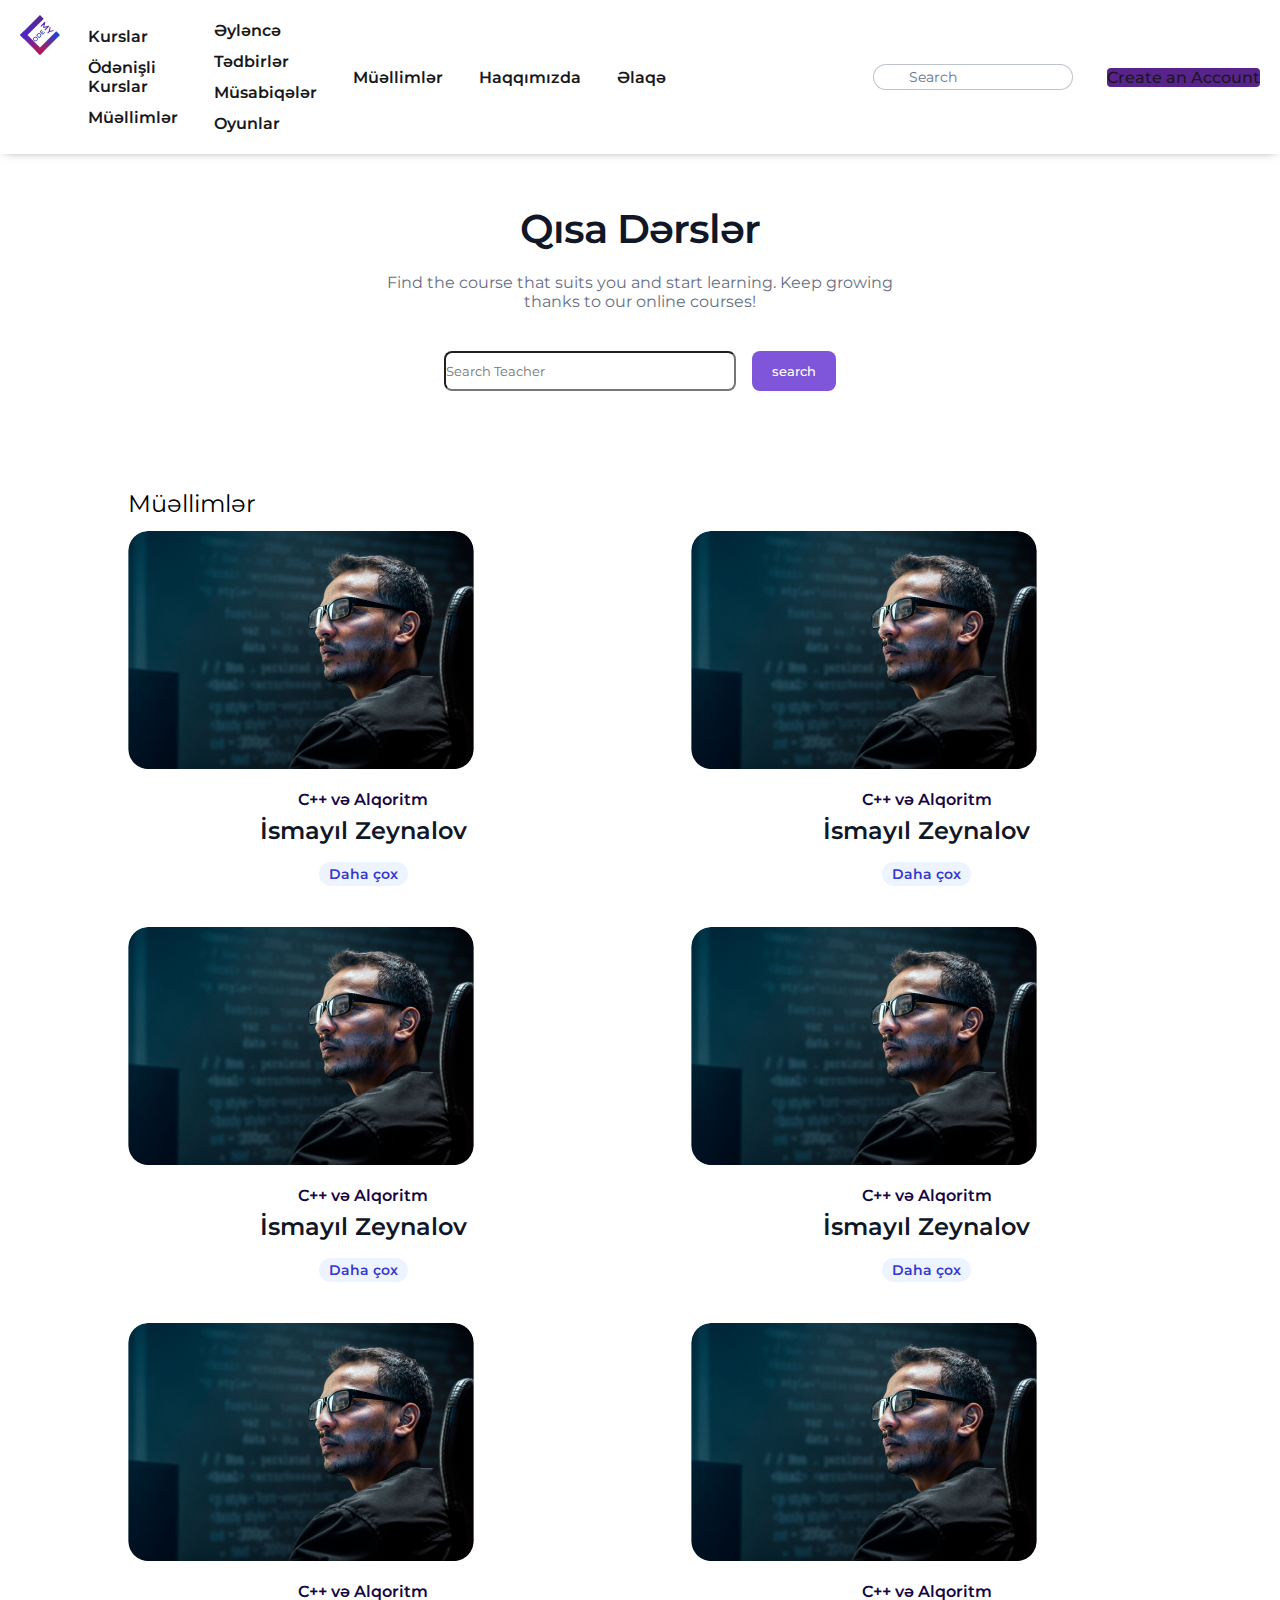
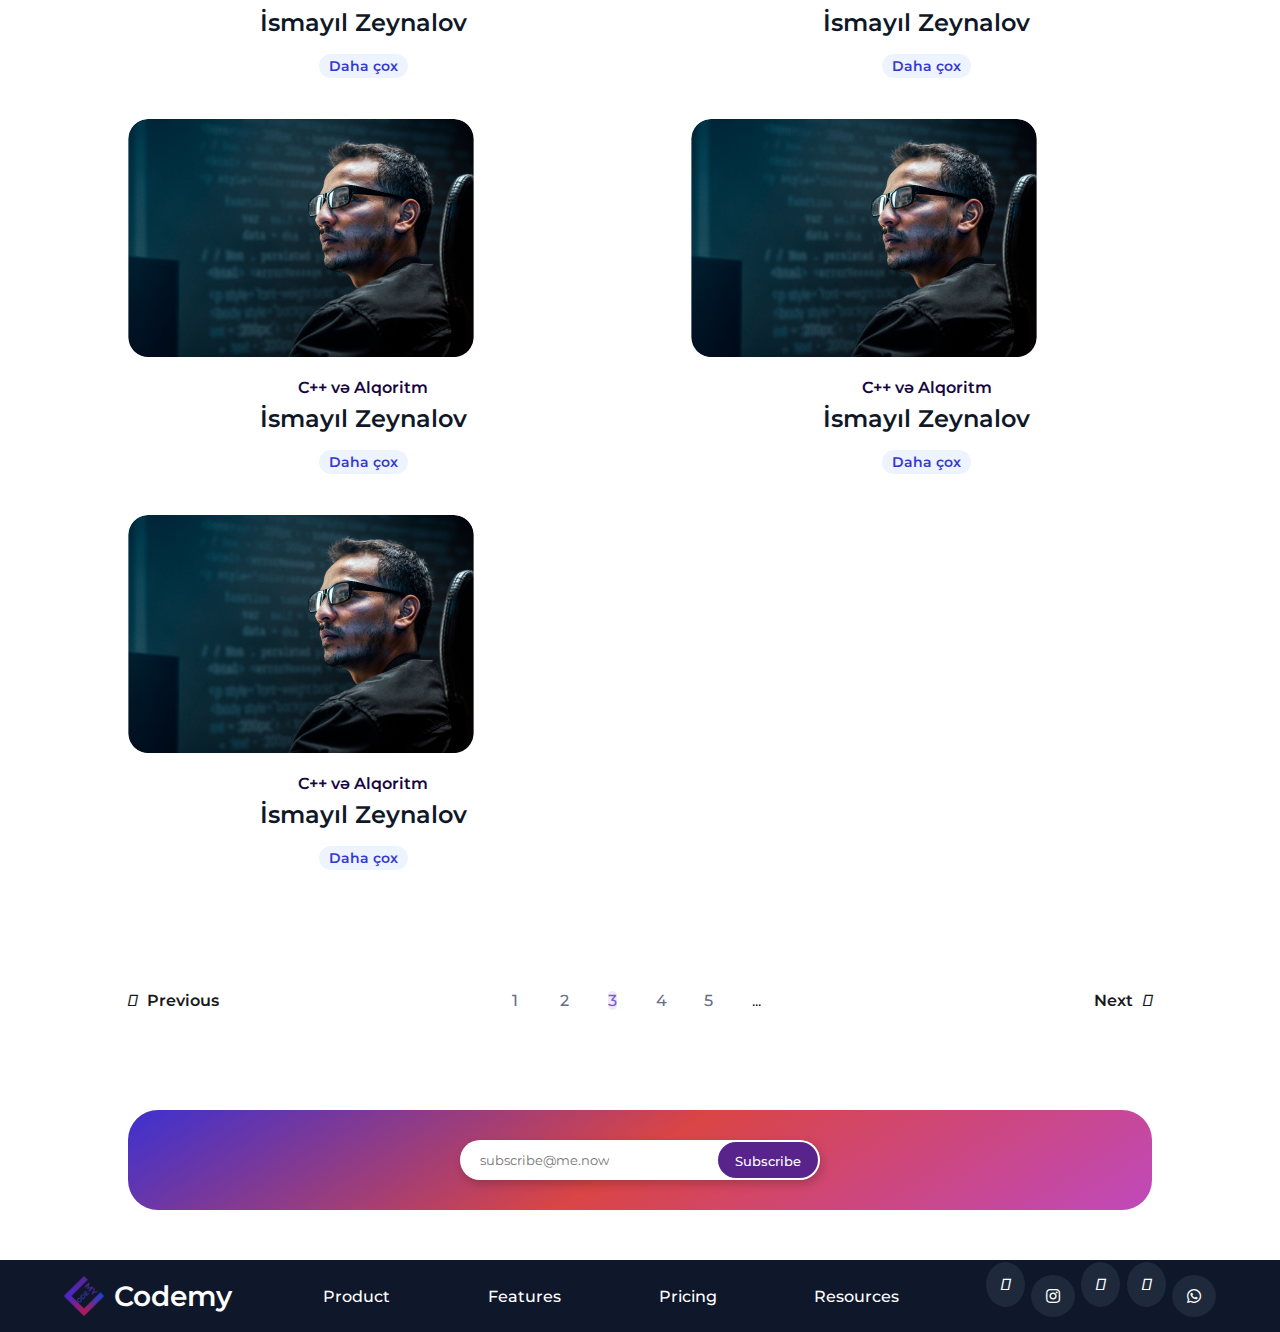
<file: Only Frontend/teachers.html>
<!DOCTYPE html>
<html lang="en">

<head>
    <meta charset="UTF-8">
    <meta http-equiv="X-UA-Compatible" content="IE=edge">
    <meta name="viewport" content="width=device-width, initial-scale=1.0">
    <title>Codemy</title>
    <link rel="icon" type="image/png" href="./assets/img/logos/codemyLogo-removed.png">

    <link rel="preconnect" href="https://fonts.googleapis.com">
    <link rel="preconnect" href="https://fonts.gstatic.com" crossorigin>
    <link rel="stylesheet" href="https://cdnjs.cloudflare.com/ajax/libs/font-awesome/5.15.3/css/all.min.css">
    <link rel="stylesheet" href="https://cdnjs.cloudflare.com/ajax/libs/font-awesome/6.4.0/css/all.min.css"
        integrity="sha512-iecdLmaskl7CVkqkXNQ/ZH/XLlvWZOJyj7Yy7tcenmpD1ypASozpmT/E0iPtmFIB46ZmdtAc9eNBvH0H/ZpiBw=="
        crossorigin="anonymous" referrerpolicy="no-referrer" />
    <link
        href="https://fonts.googleapis.com/css2?family=Montserrat:ital,wght@0,200;0,300;0,400;0,500;0,600;0,700;0,800;0,900;1,200;1,300;1,400;1,500;1,600;1,700;1,800;1,900&display=swap"
        rel="stylesheet">
    <link href="https://cdn.jsdelivr.net/npm/bootstrap@5.0.2/dist/css/bootstrap.min.css" rel="stylesheet"
        integrity="sha384-EVSTQN3/azprG1Anm3QDgpJLIm9Nao0Yz1ztcQTwFspd3yD65VohhpuuCOmLASjC" crossorigin="anonymous">


    <link rel="stylesheet" href="./assets/css/teachers.css">
</head>

<body>

    <!-- Header START -->
    <header>
        <nav>
            <a href="./index.html">
                <div class="logo-part">
                    <img src="./assets/img/logos/codemyLogo.svg" alt="logo">
                    <p>Codemy</p>
                </div>
            </a>
            <ul class="nav-links">
                <ul>
                    <li class="btn dropdown-toggle" type="button" id="dropdownMenuButton1" data-toggle="dropdown"
                        aria-haspopup="true" aria-expanded="false" data-bs-toggle="dropdown">
                        Kurslar
                    </li>
                    <ul class="dropdown-menu" aria-labelledby="dropdownMenuButton1">
                        <li class="dropdown-item" href="#">Ödənişli Kurslar</li>
                        <li class="dropdown-item" href="#">Müəllimlər</li>
                    </ul>
                </ul>
                <ul>
                    <li class="btn dropdown-toggle" type="button" id="dropdownMenuButton2" data-toggle="dropdown"
                        aria-haspopup="true" aria-expanded="false" data-bs-toggle="dropdown">
                        Əyləncə
                    </li>
                    <ul class="dropdown-menu" aria-labelledby="dropdownMenuButton2">
                        <li class="dropdown-item" href="#">Tədbirlər</li>
                        <li class="dropdown-item" href="#">Müsabiqələr</li>
                        <li class="dropdown-item" href="#">Oyunlar</li>
                    </ul>
                </ul>
                <li><a href="#">Müəllimlər</a></li>
                <li><a href="#">Haqqımızda</a></li>
                <li><a href="#">Əlaqə</a></li>
            </ul>
        </nav>

        <div class="nav-operations">
            <form id="nav-search">
                <input type="search" required placeholder="Search">
                <i class="fa-solid fa-magnifying-glass"></i>
            </form>
            <div class="sign-components">
                <a href="./login.html" class="login success">
                    Login
                </a>
                <a href="./signup" class="btn btn-success signup">
                    Create an Account
                </a>
            </div>
        </div>

        <div class="burger-nav">
            <i class="fa-solid fa-bars-staggered"></i>
            <!-- <i class="fa-solid fa-circle-xmark"></i> -->
            <i class="fa-solid fa-xmark"></i>
            <div class="burger-menu">
                <li class="level-1 parent" id="parent-1"><a>Kurslar</a></li>
                <li class="level-2 child child-1"><a href="#">Ödənişli Kurslar</a></li>
                <li class="level-2 child child-1"><a href="#">Qısa dərslər</a></li>

                <li class="level-1 parent" id="parent-2"><a>Əyləncə</a></li>
                <li class="level-2 child child-2"><a href="#">Tədbirlər</a></li>
                <li class="level-2 child child-2"><a href="#">Müsabiqələr</a></li>
                <li class="level-2 child child-2"><a href="#">Oyunlar</a></li>

                <li class="level-1"><a href="#">Müəllimlər</a></li>
                <li class="level-1"><a href="#">Haqqımızda</a></li>
                <li class="level-1"><a href="#">Əlaqə</a></li>


                <div class="sign-components">
                    <a href="#" class="btn btn-success signup">
                        Login or Signup
                    </a>
                </div>
            </div>
        </div>
    </header>
    <!-- Header END -->


    <!-- Page Head START-->
    <section class="page-head" id="short-lessons-page-head">
        <div class="head-title">
            <h2>Qısa Dərslər</h2>
        </div>
        <div class="head-desc">
            <h4> Find the course that suits you and start learning. Keep growing thanks to our online courses!
            </h4>
        </div>
        <div class="head-search">
            <div class="head-search-box">
                <input type="search" class="form-control" placeholder="Search Teacher" aria-label="Search">
                <button type="button" class="btn btn-success-tiny">search</button>
            </div>
        </div>
    </section>
    <!-- Page Head END-->


    <!-- Teacher Examples START-->
    <section id="teacher-examples">
        <div class="container">
            <h5 class="col-12">Müəllimlər</h5>
            <div class="teacher-card">
                <a href="">
                    <img src="./assets/img/cards/c-2.png" class="card-img-top" alt="course image">
                </a>
                <div class="card-body">
                    <a href="#">
                        <h6 class="teacher-name">C++ və Alqoritm</h6>
                    </a>
                    <a href="#" class="col-12 card-title-direction">
                        <h5 class="card-title">İsmayıl Zeynalov</h5>
                    </a>
                    <a href="#" class="btn-more">Daha çox</a>
                </div>
            </div>
            <div class="teacher-card">
                <a href="">
                    <img src="./assets/img/cards/c-2.png" class="card-img-top" alt="course image">
                </a>
                <div class="card-body">
                    <a href="#">
                        <h6 class="teacher-name">C++ və Alqoritm</h6>
                    </a>
                    <a href="#" class="col-12 card-title-direction">
                        <h5 class="card-title">İsmayıl Zeynalov</h5>
                    </a>
                    <a href="#" class="btn-more">Daha çox</a>
                </div>
            </div>
            <div class="teacher-card">
                <a href="">
                    <img src="./assets/img/cards/c-2.png" class="card-img-top" alt="course image">
                </a>
                <div class="card-body">
                    <a href="#">
                        <h6 class="teacher-name">C++ və Alqoritm</h6>
                    </a>
                    <a href="#" class="col-12 card-title-direction">
                        <h5 class="card-title">İsmayıl Zeynalov</h5>
                    </a>
                    <a href="#" class="btn-more">Daha çox</a>
                </div>
            </div>
            <div class="teacher-card">
                <a href="">
                    <img src="./assets/img/cards/c-2.png" class="card-img-top" alt="course image">
                </a>
                <div class="card-body">
                    <a href="#">
                        <h6 class="teacher-name">C++ və Alqoritm</h6>
                    </a>
                    <a href="#" class="col-12 card-title-direction">
                        <h5 class="card-title">İsmayıl Zeynalov</h5>
                    </a>
                    <a href="#" class="btn-more">Daha çox</a>
                </div>
            </div>
            <div class="teacher-card">
                <a href="">
                    <img src="./assets/img/cards/c-2.png" class="card-img-top" alt="course image">
                </a>
                <div class="card-body">
                    <a href="#">
                        <h6 class="teacher-name">C++ və Alqoritm</h6>
                    </a>
                    <a href="#" class="col-12 card-title-direction">
                        <h5 class="card-title">İsmayıl Zeynalov</h5>
                    </a>
                    <a href="#" class="btn-more">Daha çox</a>
                </div>
            </div>
            <div class="teacher-card">
                <a href="">
                    <img src="./assets/img/cards/c-2.png" class="card-img-top" alt="course image">
                </a>
                <div class="card-body">
                    <a href="#">
                        <h6 class="teacher-name">C++ və Alqoritm</h6>
                    </a>
                    <a href="#" class="col-12 card-title-direction">
                        <h5 class="card-title">İsmayıl Zeynalov</h5>
                    </a>
                    <a href="#" class="btn-more">Daha çox</a>
                </div>
            </div>
            <div class="teacher-card">
                <a href="">
                    <img src="./assets/img/cards/c-2.png" class="card-img-top" alt="course image">
                </a>
                <div class="card-body">
                    <a href="#">
                        <h6 class="teacher-name">C++ və Alqoritm</h6>
                    </a>
                    <a href="#" class="col-12 card-title-direction">
                        <h5 class="card-title">İsmayıl Zeynalov</h5>
                    </a>
                    <a href="#" class="btn-more">Daha çox</a>
                </div>
            </div>
            <div class="teacher-card">
                <a href="">
                    <img src="./assets/img/cards/c-2.png" class="card-img-top" alt="course image">
                </a>
                <div class="card-body">
                    <a href="#">
                        <h6 class="teacher-name">C++ və Alqoritm</h6>
                    </a>
                    <a href="#" class="col-12 card-title-direction">
                        <h5 class="card-title">İsmayıl Zeynalov</h5>
                    </a>
                    <a href="#" class="btn-more">Daha çox</a>
                </div>
            </div>
            <div class="teacher-card">
                <a href="">
                    <img src="./assets/img/cards/c-2.png" class="card-img-top" alt="course image">
                </a>
                <div class="card-body">
                    <a href="#">
                        <h6 class="teacher-name">C++ və Alqoritm</h6>
                    </a>
                    <a href="#" class="col-12 card-title-direction">
                        <h5 class="card-title">İsmayıl Zeynalov</h5>
                    </a>
                    <a href="#" class="btn-more">Daha çox</a>
                </div>
            </div>

        </div>
    </section>
    <!-- Teacher Examples END-->



    <!-- Pagination START-->
    <section class="pagination">
        <div class="container">
            <div class="previous">
                <a href="#">
                    <i class="fa-solid fa-arrow-left"></i>
                    <p>Previous</p>
                </a>
            </div>
            <div class="numbers">
                <ul>
                    <li class="page-item disabled-pag">
                        <a class="page-link" href="#">1</a>
                    </li>
                    <li class="page-item disabled-pag">
                        <a class="page-link" href="#">2</a>
                    </li>
                    <li class="page-item enabled-pag">
                        <a class="page-link" href="#">3</a>
                    </li>
                    <li class="page-item disabled-pag">
                        <a class="page-link" href="#">4</a>
                    </li>
                    <li class="page-item disabled-pag">
                        <a class="page-link" href="#">5</a>
                    </li>
                    <li class="pagination-dots">
                        <p>...</p>
                    </li>
                </ul>
            </div>
            <div class="next">
                <a href="#">
                    <p>Next</p>
                    <i class="fa-solid fa-arrow-right"></i>
                </a>
            </div>
        </div>
    </section>
    <!-- Pagination END-->




    <!-- Subscribe START-->
    <section class="subscribe-section">
        <div class="container">
            <div class="content">
                <form class="subscription">
                    <input class="add-email" type="email" placeholder="subscribe@me.now">
                    <button class="submit-email" type="button">
                        <span class="before-submit">Subscribe</span>
                        <span class="after-submit">Thank you for subscribing!</span>
                    </button>
                </form>
            </div>
        </div>
    </section>
    <!-- Subscribe END-->





    <!-- Footer START-->
    <footer>
        <div class="footer-logo">
            <a href="./index.html">
                <img src="./assets/img/logos/codemyLogo-removed.png" alt="logo">
                <h3>Codemy</h3>
            </a>
        </div>
        <div class="footer-nav">
            <a href="#">Product</a>
            <a href="#">Features</a>
            <a href="#">Pricing</a>
            <a href="#">Resources</a>
        </div>
        <div class="footer-social">
            <a href="#"><i class="fa-brands fa-linkedin-in"></i></a>
            <a href="#"><i class="fab fa-instagram"></i></a>
            <a href="#"><i class="fa-solid fa-paper-plane"></i></a>
            <a href="#"><i class="fa-brands fa-facebook-f"></i></a>
            <a href="#"><i class="fab fa-whatsapp"></i></a>
        </div>
    </footer>
    <!-- Footer END-->







    <!-- external scripts START -->
    <script src="https://code.jquery.com/jquery-3.2.1.slim.min.js"
        integrity="sha384-KJ3o2DKtIkvYIK3UENzmM7KCkRr/rE9/Qpg6aAZGJwFDMVNA/GpGFF93hXpG5KkN"
        crossorigin="anonymous"></script>
    <script src="https://cdn.jsdelivr.net/npm/@popperjs/core@2.9.2/dist/umd/popper.min.js"
        integrity="sha384-IQsoLXl5PILFhosVNubq5LC7Qb9DXgDA9i+tQ8Zj3iwWAwPtgFTxbJ8NT4GN1R8p"
        crossorigin="anonymous"></script>
    <script src="https://cdn.jsdelivr.net/npm/bootstrap@5.0.2/dist/js/bootstrap.min.js"
        integrity="sha384-cVKIPhGWiC2Al4u+LWgxfKTRIcfu0JTxR+EQDz/bgldoEyl4H0zUF0QKbrJ0EcQF"
        crossorigin="anonymous"></script>
    <!-- external scripts END -->


    <!-- my scripts START -->
    <script src="./assets/js/index.js"></script>
    <!-- my scripts END -->
</body>

</html>
</file>
<file: Only Frontend/assets/css/style.css>
.col-12 {
  width: 100%;
}
.col-11 {
  width: 91.6666666667%;
}
.col-10 {
  width: 83.3333333333%;
}
.col-9 {
  width: 75%;
}
.col-8 {
  width: 66.6666666667%;
}
.col-7 {
  width: 58.3333333333%;
}
.col-6 {
  width: 50%;
}
.col-5 {
  width: 41.6666666667%;
}
.col-4 {
  width: 33.3333333333%;
}
.col-3 {
  width: 25%;
}
.col-2 {
  width: 16.6666666667%;
}
.col-1 {
  width: 8.3333333333%;
}

/* ---------------------------------------------- */
/* ------------ Reset START -------------- */
* {
  font-family: "Montserrat", sans-serif;
  font-weight: 400;
  box-sizing: border-box;
  margin: 0;
  padding: 0;
}

html,
head,
body,
div,
a,
h1,
h2,
h3,
h4,
h5,
h6,
p,
img,
ul,
ol,
li,
nav,
header,
footer,
section,
article,
aside,
main,
span,
table,
tr,
td,
th,
tbody,
thead,
tfoot,
form,
input,
label,
button,
textarea,
select,
option,
iframe,
script,
style,
meta,
title {
  box-sizing: border-box;
  margin: 0;
  padding: 0;
}

a {
  text-decoration: none;
  color: #18181B;
}

ul, li {
  list-style-type: none;
}

/* ------------ Reset END -------------- */
/* ------------ Necessary Slasses START -------------- */
.btn-success {
  background-color: #58248C;
  font-weight: 500;
  border-radius: 4px;
  border: none;
}
.btn-success:hover {
  background-color: #491e74;
}
.btn-success:focus {
  background-color: #491e74;
}

.btn-primary {
  background: linear-gradient(99.26deg, #3D31D0 -2.58%, #DD2A2A 102.54%);
  font-weight: 500;
  border-radius: 4px;
  border: none;
  transition: all 0.2s;
}
.btn-success-tiny {
  background-color: #7F56D9;
  font-weight: 500;
  border-radius: 4px;
  border: none;
  color: white;
}
.btn-success-tiny:hover {
  background-color: #58248C;
  color: white;
}
.btn-success-tiny:focus {
  background-color: #58248C;
  color: white;
}

.success {
  color: #58248C;
  font-weight: 500;
  border-radius: 4px;
}
.success:hover {
  color: #491e74;
}

.line-between-sections {
  justify-self: center;
  content: "";
  height: 3px;
  width: 86%;
  background-color: #E3E3E3;
}

.fa-linkedin-in, .fa-instagram, .fa-paper-plane, .fa-facebook-f, .fa-whatsapp, .fa-github {
  border-radius: 100%;
  color: white;
  background-color: #1E293B;
  font-size: 1rem;
  padding: 13px 15px;
  transition: all 0.3s;
}

.fa-linkedin-in:hover {
  background-color: #0072b1;
}

.fa-instagram:hover {
  background-color: #E4405F;
}

.fa-paper-plane:hover {
  background-color: #0088cc;
}

.fa-facebook-f:hover {
  background-color: #1877F2;
}

.fa-whatsapp:hover {
  background-color: #0c7165;
}

.fa-github:hover {
  background-color: black;
}

@media only screen and (max-width: 769px) {
  .fa-linkedin-in, .fa-instagram, .fa-paper-plane, .fa-facebook-f, .fa-whatsapp {
    border-radius: 100%;
    color: white;
    background-color: #1E293B;
    font-size: 0.7rem;
    padding: 8px 10px;
  }
}
/* ------------ Necessary Classes END -------------- */
/* ------------ Sections Basics START -------------- */
section {
  width: 100%;
  display: flex;
  justify-content: center;
  padding-top: 80px;
}
section .container {
  width: 80%;
  display: flex;
  justify-content: center;
  flex-wrap: wrap;
}

/* ------------ Sections Basics END -------------- */
body {
  margin: 0;
  padding: 0;
  display: flex;
  flex-direction: column;
  align-content: center;
  min-height: 100vh;
}

main {
  flex: 1;
  display: flex;
  flex-direction: column;
  align-content: center;
  align-items: center;
}

/* ---------------------------------------------- */
/* ------------ Header START -------------- */
header {
  box-shadow: rgb(91, 91, 91) 0px 1px 10px -5px;
  width: 100%;
  padding: 15px 20px;
  display: flex;
  justify-content: flex-start;
}
header nav {
  width: 60%;
  display: flex;
}
header nav .logo-part {
  width: 20%;
  display: flex;
  align-items: center;
}
header nav .logo-part img {
  width: 40px;
  margin-right: 10px;
}
header nav .logo-part p {
  font-size: 25px;
  font-weight: 700;
  color: #18181B;
}
header nav .nav-links {
  width: 70%;
  display: flex;
  justify-content: flex-start;
  align-items: center;
  margin-left: 30px;
}
header nav .nav-links li:hover {
  background: linear-gradient(91.79deg, #3D31D0 0.76%, #BF49BB 105.57%);
  -webkit-text-fill-color: transparent;
  -webkit-background-clip: text;
}
header nav .nav-links ul li:hover {
  background: linear-gradient(91.79deg, #3D31D0 0.76%, #BF49BB 105.57%);
  -webkit-text-fill-color: transparent;
  -webkit-background-clip: text;
}
header nav .nav-links li {
  padding: 6px 18px;
  border: 0px;
}
header nav .nav-links * {
  font-weight: 600;
  color: #18181B;
}
header .nav-operations {
  width: 40%;
  display: flex;
  justify-content: flex-end;
  align-items: center;
}
header .nav-operations #nav-search {
  display: flex;
  align-items: center;
  padding: 6px 9px;
  position: relative;
}
header .nav-operations #nav-search i {
  position: absolute;
  left: 20px;
  font-size: 13px;
  color: #64748B;
}
header .nav-operations #nav-search input {
  padding: 3px 3px 3px 35px;
  outline: none;
  border: 1px solid rgba(100, 116, 139, 0.4274509804);
  font-weight: 400;
  color: #58248C;
  border-radius: 20px;
  width: 200px;
  font-size: calc(1rem - 2px);
}
header .nav-operations #nav-search input::-moz-placeholder {
  color: #64748B;
}
header .nav-operations #nav-search input::placeholder {
  color: #64748B;
}
header .nav-operations .sign-components {
  padding-left: 25px;
}
header .nav-operations .sign-components .login {
  margin-right: 20px;
  font-weight: 600;
  font-size: 16px;
}
header .burger-nav {
  display: none;
}

@media only screen and (max-width: 1381px) {
  header nav .nav-links {
    margin-left: 0px;
  }
  header nav .logo-part p {
    display: none;
  }
  .nav-operations .sign-components .login {
    display: none;
  }
}
@media only screen and (max-width: 1201px) {
  header {
    box-shadow: rgb(91, 91, 91) 0px 1px 10px -5px;
    padding: 5px;
  }
  header nav a .logo-part img {
    padding: 5px;
    background-color: white;
    border-radius: 50%;
    width: 56px;
  }
  header nav .nav-links {
    display: none;
  }
  header .nav-operations {
    display: none;
  }
  header .burger-nav {
    width: 70%;
    display: flex;
    justify-content: flex-end;
    align-items: center;
  }
  header .burger-nav .fa-bars-staggered {
    cursor: pointer;
    padding: 8px 7px 8px 8px;
    border-radius: 50%;
    background-color: rgb(149, 149, 149);
    color: #FFF;
    transition: background-color 0.25s;
    font-size: 25px;
  }
  header .burger-nav .fa-bars-staggered:hover {
    background-color: rgb(91, 91, 91);
  }
  header .burger-nav .fa-xmark {
    z-index: 1;
    cursor: pointer;
    border-radius: 50%;
    font-size: 30px;
    color: white;
    background: linear-gradient(99.26deg, #3D31D0 -2.58%, #DD2A2A 102.54%);
    padding: 5px 9px;
    border-radius: 50%;
    display: none;
    transition: transform 0.4s;
    position: fixed;
  }
  header .burger-nav .fa-xmark:hover {
    background: linear-gradient(99.26deg, #3D31D0 -2.58%, rgb(155, 29, 29) 102.54%);
    color: rgb(149, 149, 149);
    transform: scale(1.05);
  }
  header .burger-nav .burger-menu {
    width: 100%;
    display: flex;
    flex-wrap: wrap;
    position: fixed;
    top: 0;
    left: 0;
    background-color: #64748B;
    padding: 10px 0 100px 10px;
    display: none;
  }
  header .burger-nav .burger-menu li,
  header .burger-nav .burger-menu li a {
    font-weight: 600;
  }
  header .burger-nav .burger-menu li {
    width: 70%;
    padding: 5px 0 5px 10px;
    background-color: rgb(238, 238, 238);
    border-radius: 5px;
    margin: 3px 0;
  }
  header .burger-nav .burger-menu li:hover a {
    background: linear-gradient(99.26deg, #3D31D0 -2.58%, #DD2A2A 102.54%);
    -webkit-text-fill-color: transparent;
    -webkit-background-clip: text;
  }
  header .burger-nav .burger-menu .child {
    display: none;
    margin-left: 60px;
    font-size: calc(1rem - 1px);
  }
  header .burger-nav .burger-menu .parent {
    position: relative;
  }
  header .burger-nav .burger-menu .parent::after {
    position: absolute;
    content: "\f105";
    font-family: "Font Awesome 5 Free";
    font-size: 14px;
    top: 50%;
    transform: translate(8px, -50%);
  }
  header .burger-nav .burger-menu .parent.rotate::after {
    transform: rotate(90deg) translate(100%, -8px);
    top: 0;
  }
  header .burger-nav .burger-menu .sign-components {
    width: 100%;
    margin-top: 30px;
  }
  header .burger-nav .burger-menu .sign-components .signup {
    position: absolute;
    bottom: 25px;
    left: 50%;
    transform: translateX(-50%);
    box-shadow: 0px 2px 6px rgba(238, 238, 238, 0.404);
  }
}
@media only screen and (max-width: 401px) {
  header .burger-nav .fa-xmark {
    font-size: 25px;
  }
}
/* ------------ Header END -------------- */
#course-examples {
  padding-bottom: 40px;
}
#course-examples .container {
  justify-content: space-between;
  flex-wrap: wrap;
}
#course-examples .container h5 {
  font-weight: 400;
  font-size: 1.5rem;
  line-height: 25px;
  margin-bottom: 15px;
}
#course-examples .container .course-card {
  width: 30%;
  margin-bottom: 25px;
}
#course-examples .container .course-card .card-body {
  padding: 1rem 0;
}
#course-examples .container .course-card .card-body a h6 {
  font-weight: 600;
  font-size: 0.875rem;
  line-height: 20px;
  color: #6941C6;
  width: auto;
}
#course-examples .container .course-card .card-body a h5 {
  display: inline-block;
  margin-top: 10px;
  font-weight: 600;
  font-size: 1.5rem;
  line-height: 32px;
  color: #101828;
  width: auto;
}
#course-examples .container .course-card .card-body .card-title-direction {
  display: flex;
  justify-content: space-between;
}
#course-examples .container .course-card .card-body .card-title-direction i {
  transform: rotate(-45deg);
  padding: 0 10px 0 0;
  align-self: center;
  font-size: 1.25rem;
  margin-bottom: 8px;
  z-index: -999;
}
#course-examples .container .course-card .card-body p {
  font-weight: 400;
  font-size: 1rem;
  line-height: 24px;
  color: #667085;
}
#course-examples .container .course-card .card-body .btn-more {
  display: inline-block;
  margin-top: 10px;
  background-color: #EEF4FF;
  color: #3538CD;
  font-weight: 600;
  font-size: 0.875rem;
  line-height: 20px;
  padding: 2px 10px;
  border-radius: 16px;
}

@media only screen and (max-width: 1381px) {
  #course-examples {
    padding-bottom: 20px;
  }
  #course-examples .container h5 {
    justify-self: center;
  }
  #course-examples .container .course-card {
    width: 45%;
  }
}
@media only screen and (max-width: 768px) {
  #course-examples .container {
    justify-content: center;
  }
  #course-examples .container h5 {
    text-align: center;
    font-size: 1.25rem;
  }
  #course-examples .container .course-card {
    width: 80%;
  }
  #course-examples .container .course-card .card-body .card-title-direction i {
    font-size: 1.1rem;
  }
  #course-examples .container .course-card .card-body a h5 {
    font-size: 1.25rem;
  }
  #course-examples .container .course-card .card-body a h6 {
    font-size: 0.75rem;
  }
  #course-examples .container .course-card .card-body p {
    font-size: 0.85rem;
  }
  #course-examples .container .course-card .card-body .btn-more {
    font-size: 0.75rem;
  }
}
#teacher-examples .container {
  justify-content: space-between;
  flex-wrap: wrap;
}
#teacher-examples .container h5 {
  font-weight: 400;
  font-size: 1.5rem;
  line-height: 25px;
  margin-bottom: 15px;
}
#teacher-examples .container .teacher-card {
  width: 30%;
  margin-bottom: 25px;
}
#teacher-examples .container .teacher-card a img {
  border-radius: 20px;
}
#teacher-examples .container .teacher-card .card-body {
  padding: 1rem 0 1rem 10px;
  display: flex;
  justify-content: center;
  flex-wrap: wrap;
}
#teacher-examples .container .teacher-card .card-body a {
  display: flex;
  justify-content: center;
}
#teacher-examples .container .teacher-card .card-body a h6 {
  display: inline-block;
  font-weight: 600;
  font-size: 1rem;
  line-height: 20px;
  color: #170640;
  width: auto;
}
#teacher-examples .container .teacher-card .card-body a h5 {
  display: inline-block;
  margin-top: 5px;
  font-weight: 600;
  font-size: 1.5rem;
  line-height: 32px;
  color: #101828;
  width: auto;
}
#teacher-examples .container .teacher-card .card-body .btn-more {
  display: inline-block;
  background-color: #EEF4FF;
  color: #3538CD;
  font-weight: 600;
  font-size: 0.875rem;
  line-height: 20px;
  padding: 2px 10px;
  border-radius: 16px;
}

@media only screen and (max-width: 1381px) {
  #teacher-examples .container h5 {
    justify-self: center;
  }
  #teacher-examples .container .teacher-card {
    width: 45%;
  }
}
@media only screen and (max-width: 768px) {
  #teacher-examples {
    padding-top: 40px;
  }
  #teacher-examples .container {
    justify-content: center;
  }
  #teacher-examples .container h5 {
    text-align: center;
    font-size: 1.25rem;
  }
  #teacher-examples .container .teacher-card {
    width: 80%;
  }
  #teacher-examples .container .teacher-card .card-body a h5 {
    font-size: 1.25rem;
  }
  #teacher-examples .container .teacher-card .card-body a h6 {
    font-size: 0.85rem;
  }
  #teacher-examples .container .teacher-card .card-body .btn-more {
    font-size: 0.75rem;
  }
}
#short-lessons-examples .card {
  border: 0;
}
#short-lessons-examples .card iframe {
  border-radius: 10px;
}
#short-lessons-examples .card .col-md-8 .card-body {
  padding-bottom: 0;
}
#short-lessons-examples .card .col-md-8 .card-body h5 {
  display: inline-block;
  font-weight: 600;
  font-size: 1.5rem;
  letter-spacing: -0.02em;
  color: #454C5B;
}
#short-lessons-examples .card .col-md-8 .card-body h6 {
  font-weight: 600;
  font-size: 0.75rem;
  color: #6941C6;
  margin-bottom: 15px;
}
#short-lessons-examples .card .col-md-8 .card-body .card-text {
  font-weight: 500;
  font-size: 0.9rem;
  color: #6B6B6B;
}

@media only screen and (max-width: 600px) {
  #short-lessons-examples .card {
    margin-bottom: 25px !important;
  }
  #short-lessons-examples .card .col-md-8 .card-body {
    padding: 8px 0 0 0;
  }
  #short-lessons-examples .card .col-md-8 .card-body h5 {
    font-size: 1.3rem;
  }
  #short-lessons-examples .card .col-md-8 .card-body h6 {
    font-size: 0.65rem;
    margin-bottom: 15px;
  }
  #short-lessons-examples .card .col-md-8 .card-body .card-text {
    font-size: 0.75rem;
  }
}
.subscribe-section {
  width: 100%;
  display: flex;
  justify-content: center;
}
.subscribe-section .container {
  width: 50%;
  display: flex;
  align-items: center;
  justify-content: center;
  padding: 30px 10px;
  margin: 20px 0 50px 0;
  background: linear-gradient(148deg, #3D31D0 0%, #DA4545 49.48%, #BF49BB 100%);
  border-radius: 30px;
}

.content {
  width: 360px;
  height: 40px;
  box-shadow: 2px 4px 10px rgba(0, 0, 0, 0.2);
  border-radius: 60px;
  overflow: hidden;
}

.subscription {
  position: relative;
  width: 100%;
  height: 100%;
}

.subscription .add-email {
  position: absolute;
  top: 0;
  left: 0;
  width: 100%;
  height: 100%;
  border: none;
  outline: none;
  padding: 0 20px;
}

.subscription .submit-email {
  position: absolute;
  top: 0;
  right: 0;
  height: calc(100% - 4px);
  width: 100px;
  border: none;
  border-radius: 60px;
  outline: none;
  margin: 2px;
  padding: 0 20px;
  cursor: pointer;
  background: #58248C;
  color: #FFFFFF;
  transition: width 0.35s ease-in-out, background 0.35s ease-in-out;
}

.subscription.done .submit-email {
  width: calc(100% - 4px);
  background: #19871b;
}

.subscription .submit-email .before-submit,
.subscription .submit-email .after-submit {
  font-weight: 500;
  position: absolute;
  top: 0;
  left: 0;
  width: 100%;
  height: 100%;
  text-align: center;
  line-height: 38px;
  transition: visibility 0.35s ease-in-out, opacity 0.35s ease-in-out;
}

.subscription.done .submit-email .before-submit,
.subscription:not(.done) .submit-email .after-submit {
  visibility: hidden;
  opacity: 0;
}

.subscription .submit-email .after-submit {
  transition-delay: 0.35s;
}

.subscription:not(.done) .submit-email .before-submit,
.subscription.done .submit-email .after-submit {
  visibility: visible;
  opacity: 1;
}

@media only screen and (max-width: 1381px) {
  .subscribe-section .container {
    width: 80%;
  }
}
@media only screen and (max-width: 541px) {
  .subscribe-section .container {
    padding: 30px 10px;
    margin: 0 0 40px 0;
  }
  .subscription .add-email {
    padding: 0 10px;
  }
  .subscription .submit-email {
    height: calc(100% - 4px);
    width: 100px;
    margin: 2px;
    padding: 0 10px;
  }
  .subscription.done .submit-email {
    width: calc(100% - 4px);
    background: #19871b;
  }
  .subscription .submit-email .before-submit,
  .subscription .submit-email .after-submit,
  .subscription .add-email {
    font-size: 0.7rem;
  }
}
footer {
  width: 100%;
  display: flex;
  background-color: #0F172A;
  padding: 15px 5%;
  justify-content: space-between;
  align-items: center;
}
footer .footer-logo {
  width: 15%;
}
footer .footer-logo a {
  width: 100%;
  display: flex;
}
footer .footer-logo a img {
  width: 40px;
  margin-right: 10px;
}
footer .footer-logo a h3 {
  color: #FFF;
  font-size: 1.75rem;
  font-weight: 600;
  margin-top: 3px;
}
footer .footer-nav {
  width: 50%;
  display: flex;
  justify-content: space-between;
  flex-wrap: wrap;
}
footer .footer-nav a {
  color: #FFF;
  font-size: 1rem;
  font-weight: 500;
  transition: all 0.2s;
}
footer .footer-nav a:hover {
  color: #b4b4b4;
}
footer .footer-social {
  width: 20%;
  display: flex;
  justify-content: space-between;
}

@media only screen and (max-width: 1201px) {
  footer .footer-logo {
    width: auto;
  }
  footer .footer-nav {
    display: none;
  }
  footer .footer-social {
    width: 40%;
  }
}
@media only screen and (max-width: 769px) {
  footer {
    width: 100%;
    display: flex;
    background-color: #0F172A;
    padding: 12px;
    justify-content: space-between;
    align-items: center;
  }
  footer .footer-logo {
    width: 20%;
  }
  footer .footer-logo a {
    width: 100%;
    display: flex;
  }
  footer .footer-logo a img {
    width: 30px;
    margin-right: 8px;
  }
  footer .footer-logo a h3 {
    color: #FFF;
    font-size: 1.25rem;
    font-weight: 600;
    margin-top: 3px;
  }
  footer .footer-social {
    width: 50%;
  }
}
</file>
<file: Only Frontend/assets/css/about.css>
.col-12 {
  width: 100%;
}
.col-11 {
  width: 91.6666666667%;
}
.col-10 {
  width: 83.3333333333%;
}
.col-9 {
  width: 75%;
}
.col-8 {
  width: 66.6666666667%;
}
.col-7 {
  width: 58.3333333333%;
}
.col-6 {
  width: 50%;
}
.col-5 {
  width: 41.6666666667%;
}
.col-4 {
  width: 33.3333333333%;
}
.col-3 {
  width: 25%;
}
.col-2 {
  width: 16.6666666667%;
}
.col-1 {
  width: 8.3333333333%;
}

/* ---------------------------------------------- */
/* ------------ Reset START -------------- */
* {
  font-family: "Montserrat", sans-serif;
  font-weight: 400;
  box-sizing: border-box;
  margin: 0;
  padding: 0;
}

html,
head,
body,
div,
a,
h1,
h2,
h3,
h4,
h5,
h6,
p,
img,
ul,
ol,
li,
nav,
header,
footer,
section,
article,
aside,
main,
span,
table,
tr,
td,
th,
tbody,
thead,
tfoot,
form,
input,
label,
button,
textarea,
select,
option,
iframe,
script,
style,
meta,
title {
  box-sizing: border-box;
  margin: 0;
  padding: 0;
}

a {
  text-decoration: none;
  color: #18181B;
}

ul, li {
  list-style-type: none;
}

/* ------------ Reset END -------------- */
/* ------------ Necessary Slasses START -------------- */
.btn-success {
  background-color: #58248C;
  font-weight: 500;
  border-radius: 4px;
  border: none;
}
.btn-success:hover {
  background-color: #491e74;
}
.btn-success:focus {
  background-color: #491e74;
}

.btn-primary {
  background: linear-gradient(99.26deg, #3D31D0 -2.58%, #DD2A2A 102.54%);
  font-weight: 500;
  border-radius: 4px;
  border: none;
  transition: all 0.2s;
}
.btn-success-tiny {
  background-color: #7F56D9;
  font-weight: 500;
  border-radius: 4px;
  border: none;
  color: white;
}
.btn-success-tiny:hover {
  background-color: #58248C;
  color: white;
}
.btn-success-tiny:focus {
  background-color: #58248C;
  color: white;
}

.success {
  color: #58248C;
  font-weight: 500;
  border-radius: 4px;
}
.success:hover {
  color: #491e74;
}

.line-between-sections {
  justify-self: center;
  content: "";
  height: 3px;
  width: 86%;
  background-color: #E3E3E3;
}

.fa-linkedin-in, .fa-instagram, .fa-paper-plane, .fa-facebook-f, .fa-whatsapp, .fa-github {
  border-radius: 100%;
  color: white;
  background-color: #1E293B;
  font-size: 1rem;
  padding: 13px 15px;
  transition: all 0.3s;
}

.fa-linkedin-in:hover {
  background-color: #0072b1;
}

.fa-instagram:hover {
  background-color: #E4405F;
}

.fa-paper-plane:hover {
  background-color: #0088cc;
}

.fa-facebook-f:hover {
  background-color: #1877F2;
}

.fa-whatsapp:hover {
  background-color: #0c7165;
}

.fa-github:hover {
  background-color: black;
}

@media only screen and (max-width: 769px) {
  .fa-linkedin-in, .fa-instagram, .fa-paper-plane, .fa-facebook-f, .fa-whatsapp {
    border-radius: 100%;
    color: white;
    background-color: #1E293B;
    font-size: 0.7rem;
    padding: 8px 10px;
  }
}
/* ------------ Necessary Classes END -------------- */
/* ------------ Sections Basics START -------------- */
section {
  width: 100%;
  display: flex;
  justify-content: center;
  padding-top: 80px;
}
section .container {
  width: 80%;
  display: flex;
  justify-content: center;
  flex-wrap: wrap;
}

/* ------------ Sections Basics END -------------- */
body {
  margin: 0;
  padding: 0;
  display: flex;
  flex-direction: column;
  align-content: center;
  min-height: 100vh;
}

main {
  flex: 1;
  display: flex;
  flex-direction: column;
  align-content: center;
  align-items: center;
}

/* ---------------------------------------------- */
/* ------------ Header START -------------- */
header {
  box-shadow: rgb(91, 91, 91) 0px 1px 10px -5px;
  width: 100%;
  padding: 15px 20px;
  display: flex;
  justify-content: flex-start;
}
header nav {
  width: 60%;
  display: flex;
}
header nav .logo-part {
  width: 20%;
  display: flex;
  align-items: center;
}
header nav .logo-part img {
  width: 40px;
  margin-right: 10px;
}
header nav .logo-part p {
  font-size: 25px;
  font-weight: 700;
  color: #18181B;
}
header nav .nav-links {
  width: 70%;
  display: flex;
  justify-content: flex-start;
  align-items: center;
  margin-left: 30px;
}
header nav .nav-links li:hover {
  background: linear-gradient(91.79deg, #3D31D0 0.76%, #BF49BB 105.57%);
  -webkit-text-fill-color: transparent;
  -webkit-background-clip: text;
}
header nav .nav-links ul li:hover {
  background: linear-gradient(91.79deg, #3D31D0 0.76%, #BF49BB 105.57%);
  -webkit-text-fill-color: transparent;
  -webkit-background-clip: text;
}
header nav .nav-links li {
  padding: 6px 18px;
  border: 0px;
}
header nav .nav-links * {
  font-weight: 600;
  color: #18181B;
}
header .nav-operations {
  width: 40%;
  display: flex;
  justify-content: flex-end;
  align-items: center;
}
header .nav-operations #nav-search {
  display: flex;
  align-items: center;
  padding: 6px 9px;
  position: relative;
}
header .nav-operations #nav-search i {
  position: absolute;
  left: 20px;
  font-size: 13px;
  color: #64748B;
}
header .nav-operations #nav-search input {
  padding: 3px 3px 3px 35px;
  outline: none;
  border: 1px solid rgba(100, 116, 139, 0.4274509804);
  font-weight: 400;
  color: #58248C;
  border-radius: 20px;
  width: 200px;
  font-size: calc(1rem - 2px);
}
header .nav-operations #nav-search input::-moz-placeholder {
  color: #64748B;
}
header .nav-operations #nav-search input::placeholder {
  color: #64748B;
}
header .nav-operations .sign-components {
  padding-left: 25px;
}
header .nav-operations .sign-components .login {
  margin-right: 20px;
  font-weight: 600;
  font-size: 16px;
}
header .burger-nav {
  display: none;
}

@media only screen and (max-width: 1381px) {
  header nav .nav-links {
    margin-left: 0px;
  }
  header nav .logo-part p {
    display: none;
  }
  .nav-operations .sign-components .login {
    display: none;
  }
}
@media only screen and (max-width: 1201px) {
  header {
    box-shadow: rgb(91, 91, 91) 0px 1px 10px -5px;
    padding: 5px;
  }
  header nav a .logo-part img {
    padding: 5px;
    background-color: white;
    border-radius: 50%;
    width: 56px;
  }
  header nav .nav-links {
    display: none;
  }
  header .nav-operations {
    display: none;
  }
  header .burger-nav {
    width: 70%;
    display: flex;
    justify-content: flex-end;
    align-items: center;
  }
  header .burger-nav .fa-bars-staggered {
    cursor: pointer;
    padding: 8px 7px 8px 8px;
    border-radius: 50%;
    background-color: rgb(149, 149, 149);
    color: #FFF;
    transition: background-color 0.25s;
    font-size: 25px;
  }
  header .burger-nav .fa-bars-staggered:hover {
    background-color: rgb(91, 91, 91);
  }
  header .burger-nav .fa-xmark {
    z-index: 1;
    cursor: pointer;
    border-radius: 50%;
    font-size: 30px;
    color: white;
    background: linear-gradient(99.26deg, #3D31D0 -2.58%, #DD2A2A 102.54%);
    padding: 5px 9px;
    border-radius: 50%;
    display: none;
    transition: transform 0.4s;
    position: fixed;
  }
  header .burger-nav .fa-xmark:hover {
    background: linear-gradient(99.26deg, #3D31D0 -2.58%, rgb(155, 29, 29) 102.54%);
    color: rgb(149, 149, 149);
    transform: scale(1.05);
  }
  header .burger-nav .burger-menu {
    width: 100%;
    display: flex;
    flex-wrap: wrap;
    position: fixed;
    top: 0;
    left: 0;
    background-color: #64748B;
    padding: 10px 0 100px 10px;
    display: none;
  }
  header .burger-nav .burger-menu li,
  header .burger-nav .burger-menu li a {
    font-weight: 600;
  }
  header .burger-nav .burger-menu li {
    width: 70%;
    padding: 5px 0 5px 10px;
    background-color: rgb(238, 238, 238);
    border-radius: 5px;
    margin: 3px 0;
  }
  header .burger-nav .burger-menu li:hover a {
    background: linear-gradient(99.26deg, #3D31D0 -2.58%, #DD2A2A 102.54%);
    -webkit-text-fill-color: transparent;
    -webkit-background-clip: text;
  }
  header .burger-nav .burger-menu .child {
    display: none;
    margin-left: 60px;
    font-size: calc(1rem - 1px);
  }
  header .burger-nav .burger-menu .parent {
    position: relative;
  }
  header .burger-nav .burger-menu .parent::after {
    position: absolute;
    content: "\f105";
    font-family: "Font Awesome 5 Free";
    font-size: 14px;
    top: 50%;
    transform: translate(8px, -50%);
  }
  header .burger-nav .burger-menu .parent.rotate::after {
    transform: rotate(90deg) translate(100%, -8px);
    top: 0;
  }
  header .burger-nav .burger-menu .sign-components {
    width: 100%;
    margin-top: 30px;
  }
  header .burger-nav .burger-menu .sign-components .signup {
    position: absolute;
    bottom: 25px;
    left: 50%;
    transform: translateX(-50%);
    box-shadow: 0px 2px 6px rgba(238, 238, 238, 0.404);
  }
}
@media only screen and (max-width: 401px) {
  header .burger-nav .fa-xmark {
    font-size: 25px;
  }
}
/* ------------ Header END -------------- */
body {
  margin: 0;
  padding: 0;
  display: flex;
  flex-direction: column;
  align-content: center;
  min-height: 100vh;
}

main {
  flex: 1;
  display: flex;
  flex-direction: column;
  align-content: center;
  align-items: center;
}

.subscribe-section {
  width: 100%;
  display: flex;
  justify-content: center;
}
.subscribe-section .container {
  width: 50%;
  display: flex;
  align-items: center;
  justify-content: center;
  padding: 30px 10px;
  margin: 20px 0 50px 0;
  background: linear-gradient(148deg, #3D31D0 0%, #DA4545 49.48%, #BF49BB 100%);
  border-radius: 30px;
}

.content {
  width: 360px;
  height: 40px;
  box-shadow: 2px 4px 10px rgba(0, 0, 0, 0.2);
  border-radius: 60px;
  overflow: hidden;
}

.subscription {
  position: relative;
  width: 100%;
  height: 100%;
}

.subscription .add-email {
  position: absolute;
  top: 0;
  left: 0;
  width: 100%;
  height: 100%;
  border: none;
  outline: none;
  padding: 0 20px;
}

.subscription .submit-email {
  position: absolute;
  top: 0;
  right: 0;
  height: calc(100% - 4px);
  width: 100px;
  border: none;
  border-radius: 60px;
  outline: none;
  margin: 2px;
  padding: 0 20px;
  cursor: pointer;
  background: #58248C;
  color: #FFFFFF;
  transition: width 0.35s ease-in-out, background 0.35s ease-in-out;
}

.subscription.done .submit-email {
  width: calc(100% - 4px);
  background: #19871b;
}

.subscription .submit-email .before-submit,
.subscription .submit-email .after-submit {
  font-weight: 500;
  position: absolute;
  top: 0;
  left: 0;
  width: 100%;
  height: 100%;
  text-align: center;
  line-height: 38px;
  transition: visibility 0.35s ease-in-out, opacity 0.35s ease-in-out;
}

.subscription.done .submit-email .before-submit,
.subscription:not(.done) .submit-email .after-submit {
  visibility: hidden;
  opacity: 0;
}

.subscription .submit-email .after-submit {
  transition-delay: 0.35s;
}

.subscription:not(.done) .submit-email .before-submit,
.subscription.done .submit-email .after-submit {
  visibility: visible;
  opacity: 1;
}

@media only screen and (max-width: 1381px) {
  .subscribe-section .container {
    width: 80%;
  }
}
@media only screen and (max-width: 541px) {
  .subscribe-section .container {
    padding: 30px 10px;
    margin: 0 0 40px 0;
  }
  .subscription .add-email {
    padding: 0 10px;
  }
  .subscription .submit-email {
    height: calc(100% - 4px);
    width: 100px;
    margin: 2px;
    padding: 0 10px;
  }
  .subscription.done .submit-email {
    width: calc(100% - 4px);
    background: #19871b;
  }
  .subscription .submit-email .before-submit,
  .subscription .submit-email .after-submit,
  .subscription .add-email {
    font-size: 0.7rem;
  }
}
footer {
  width: 100%;
  display: flex;
  background-color: #0F172A;
  padding: 15px 5%;
  justify-content: space-between;
  align-items: center;
}
footer .footer-logo {
  width: 15%;
}
footer .footer-logo a {
  width: 100%;
  display: flex;
}
footer .footer-logo a img {
  width: 40px;
  margin-right: 10px;
}
footer .footer-logo a h3 {
  color: #FFF;
  font-size: 1.75rem;
  font-weight: 600;
  margin-top: 3px;
}
footer .footer-nav {
  width: 50%;
  display: flex;
  justify-content: space-between;
  flex-wrap: wrap;
}
footer .footer-nav a {
  color: #FFF;
  font-size: 1rem;
  font-weight: 500;
  transition: all 0.2s;
}
footer .footer-nav a:hover {
  color: #b4b4b4;
}
footer .footer-social {
  width: 20%;
  display: flex;
  justify-content: space-between;
}

@media only screen and (max-width: 1201px) {
  footer .footer-logo {
    width: auto;
  }
  footer .footer-nav {
    display: none;
  }
  footer .footer-social {
    width: 40%;
  }
}
@media only screen and (max-width: 769px) {
  footer {
    width: 100%;
    display: flex;
    background-color: #0F172A;
    padding: 12px;
    justify-content: space-between;
    align-items: center;
  }
  footer .footer-logo {
    width: 20%;
  }
  footer .footer-logo a {
    width: 100%;
    display: flex;
  }
  footer .footer-logo a img {
    width: 30px;
    margin-right: 8px;
  }
  footer .footer-logo a h3 {
    color: #FFF;
    font-size: 1.25rem;
    font-weight: 600;
    margin-top: 3px;
  }
  footer .footer-social {
    width: 50%;
  }
}
</file>
<file: Only Frontend/assets/css/competitions.css>
.col-12 {
  width: 100%;
}
.col-11 {
  width: 91.6666666667%;
}
.col-10 {
  width: 83.3333333333%;
}
.col-9 {
  width: 75%;
}
.col-8 {
  width: 66.6666666667%;
}
.col-7 {
  width: 58.3333333333%;
}
.col-6 {
  width: 50%;
}
.col-5 {
  width: 41.6666666667%;
}
.col-4 {
  width: 33.3333333333%;
}
.col-3 {
  width: 25%;
}
.col-2 {
  width: 16.6666666667%;
}
.col-1 {
  width: 8.3333333333%;
}

/* ---------------------------------------------- */
/* ------------ Reset START -------------- */
* {
  font-family: "Montserrat", sans-serif;
  font-weight: 400;
  box-sizing: border-box;
  margin: 0;
  padding: 0;
}

html,
head,
body,
div,
a,
h1,
h2,
h3,
h4,
h5,
h6,
p,
img,
ul,
ol,
li,
nav,
header,
footer,
section,
article,
aside,
main,
span,
table,
tr,
td,
th,
tbody,
thead,
tfoot,
form,
input,
label,
button,
textarea,
select,
option,
iframe,
script,
style,
meta,
title {
  box-sizing: border-box;
  margin: 0;
  padding: 0;
}

a {
  text-decoration: none;
  color: #18181B;
}

ul, li {
  list-style-type: none;
}

/* ------------ Reset END -------------- */
/* ------------ Necessary Slasses START -------------- */
.btn-success {
  background-color: #58248C;
  font-weight: 500;
  border-radius: 4px;
  border: none;
}
.btn-success:hover {
  background-color: #491e74;
}
.btn-success:focus {
  background-color: #491e74;
}

.btn-primary {
  background: linear-gradient(99.26deg, #3D31D0 -2.58%, #DD2A2A 102.54%);
  font-weight: 500;
  border-radius: 4px;
  border: none;
  transition: all 0.2s;
}
.btn-success-tiny {
  background-color: #7F56D9;
  font-weight: 500;
  border-radius: 4px;
  border: none;
  color: white;
}
.btn-success-tiny:hover {
  background-color: #58248C;
  color: white;
}
.btn-success-tiny:focus {
  background-color: #58248C;
  color: white;
}

.success {
  color: #58248C;
  font-weight: 500;
  border-radius: 4px;
}
.success:hover {
  color: #491e74;
}

.line-between-sections {
  justify-self: center;
  content: "";
  height: 3px;
  width: 86%;
  background-color: #E3E3E3;
}

.fa-linkedin-in, .fa-instagram, .fa-paper-plane, .fa-facebook-f, .fa-whatsapp, .fa-github {
  border-radius: 100%;
  color: white;
  background-color: #1E293B;
  font-size: 1rem;
  padding: 13px 15px;
  transition: all 0.3s;
}

.fa-linkedin-in:hover {
  background-color: #0072b1;
}

.fa-instagram:hover {
  background-color: #E4405F;
}

.fa-paper-plane:hover {
  background-color: #0088cc;
}

.fa-facebook-f:hover {
  background-color: #1877F2;
}

.fa-whatsapp:hover {
  background-color: #0c7165;
}

.fa-github:hover {
  background-color: black;
}

@media only screen and (max-width: 769px) {
  .fa-linkedin-in, .fa-instagram, .fa-paper-plane, .fa-facebook-f, .fa-whatsapp {
    border-radius: 100%;
    color: white;
    background-color: #1E293B;
    font-size: 0.7rem;
    padding: 8px 10px;
  }
}
/* ------------ Necessary Classes END -------------- */
/* ------------ Sections Basics START -------------- */
section {
  width: 100%;
  display: flex;
  justify-content: center;
  padding-top: 80px;
}
section .container {
  width: 80%;
  display: flex;
  justify-content: center;
  flex-wrap: wrap;
}

/* ------------ Sections Basics END -------------- */
body {
  margin: 0;
  padding: 0;
  display: flex;
  flex-direction: column;
  align-content: center;
  min-height: 100vh;
}

main {
  flex: 1;
  display: flex;
  flex-direction: column;
  align-content: center;
  align-items: center;
}

/* ---------------------------------------------- */
/* ------------ Header START -------------- */
header {
  box-shadow: rgb(91, 91, 91) 0px 1px 10px -5px;
  width: 100%;
  padding: 15px 20px;
  display: flex;
  justify-content: flex-start;
}
header nav {
  width: 60%;
  display: flex;
}
header nav .logo-part {
  width: 20%;
  display: flex;
  align-items: center;
}
header nav .logo-part img {
  width: 40px;
  margin-right: 10px;
}
header nav .logo-part p {
  font-size: 25px;
  font-weight: 700;
  color: #18181B;
}
header nav .nav-links {
  width: 70%;
  display: flex;
  justify-content: flex-start;
  align-items: center;
  margin-left: 30px;
}
header nav .nav-links li:hover {
  background: linear-gradient(91.79deg, #3D31D0 0.76%, #BF49BB 105.57%);
  -webkit-text-fill-color: transparent;
  -webkit-background-clip: text;
}
header nav .nav-links ul li:hover {
  background: linear-gradient(91.79deg, #3D31D0 0.76%, #BF49BB 105.57%);
  -webkit-text-fill-color: transparent;
  -webkit-background-clip: text;
}
header nav .nav-links li {
  padding: 6px 18px;
  border: 0px;
}
header nav .nav-links * {
  font-weight: 600;
  color: #18181B;
}
header .nav-operations {
  width: 40%;
  display: flex;
  justify-content: flex-end;
  align-items: center;
}
header .nav-operations #nav-search {
  display: flex;
  align-items: center;
  padding: 6px 9px;
  position: relative;
}
header .nav-operations #nav-search i {
  position: absolute;
  left: 20px;
  font-size: 13px;
  color: #64748B;
}
header .nav-operations #nav-search input {
  padding: 3px 3px 3px 35px;
  outline: none;
  border: 1px solid rgba(100, 116, 139, 0.4274509804);
  font-weight: 400;
  color: #58248C;
  border-radius: 20px;
  width: 200px;
  font-size: calc(1rem - 2px);
}
header .nav-operations #nav-search input::-moz-placeholder {
  color: #64748B;
}
header .nav-operations #nav-search input::placeholder {
  color: #64748B;
}
header .nav-operations .sign-components {
  padding-left: 25px;
}
header .nav-operations .sign-components .login {
  margin-right: 20px;
  font-weight: 600;
  font-size: 16px;
}
header .burger-nav {
  display: none;
}

@media only screen and (max-width: 1381px) {
  header nav .nav-links {
    margin-left: 0px;
  }
  header nav .logo-part p {
    display: none;
  }
  .nav-operations .sign-components .login {
    display: none;
  }
}
@media only screen and (max-width: 1201px) {
  header {
    box-shadow: rgb(91, 91, 91) 0px 1px 10px -5px;
    padding: 5px;
  }
  header nav a .logo-part img {
    padding: 5px;
    background-color: white;
    border-radius: 50%;
    width: 56px;
  }
  header nav .nav-links {
    display: none;
  }
  header .nav-operations {
    display: none;
  }
  header .burger-nav {
    width: 70%;
    display: flex;
    justify-content: flex-end;
    align-items: center;
  }
  header .burger-nav .fa-bars-staggered {
    cursor: pointer;
    padding: 8px 7px 8px 8px;
    border-radius: 50%;
    background-color: rgb(149, 149, 149);
    color: #FFF;
    transition: background-color 0.25s;
    font-size: 25px;
  }
  header .burger-nav .fa-bars-staggered:hover {
    background-color: rgb(91, 91, 91);
  }
  header .burger-nav .fa-xmark {
    z-index: 1;
    cursor: pointer;
    border-radius: 50%;
    font-size: 30px;
    color: white;
    background: linear-gradient(99.26deg, #3D31D0 -2.58%, #DD2A2A 102.54%);
    padding: 5px 9px;
    border-radius: 50%;
    display: none;
    transition: transform 0.4s;
    position: fixed;
  }
  header .burger-nav .fa-xmark:hover {
    background: linear-gradient(99.26deg, #3D31D0 -2.58%, rgb(155, 29, 29) 102.54%);
    color: rgb(149, 149, 149);
    transform: scale(1.05);
  }
  header .burger-nav .burger-menu {
    width: 100%;
    display: flex;
    flex-wrap: wrap;
    position: fixed;
    top: 0;
    left: 0;
    background-color: #64748B;
    padding: 10px 0 100px 10px;
    display: none;
  }
  header .burger-nav .burger-menu li,
  header .burger-nav .burger-menu li a {
    font-weight: 600;
  }
  header .burger-nav .burger-menu li {
    width: 70%;
    padding: 5px 0 5px 10px;
    background-color: rgb(238, 238, 238);
    border-radius: 5px;
    margin: 3px 0;
  }
  header .burger-nav .burger-menu li:hover a {
    background: linear-gradient(99.26deg, #3D31D0 -2.58%, #DD2A2A 102.54%);
    -webkit-text-fill-color: transparent;
    -webkit-background-clip: text;
  }
  header .burger-nav .burger-menu .child {
    display: none;
    margin-left: 60px;
    font-size: calc(1rem - 1px);
  }
  header .burger-nav .burger-menu .parent {
    position: relative;
  }
  header .burger-nav .burger-menu .parent::after {
    position: absolute;
    content: "\f105";
    font-family: "Font Awesome 5 Free";
    font-size: 14px;
    top: 50%;
    transform: translate(8px, -50%);
  }
  header .burger-nav .burger-menu .parent.rotate::after {
    transform: rotate(90deg) translate(100%, -8px);
    top: 0;
  }
  header .burger-nav .burger-menu .sign-components {
    width: 100%;
    margin-top: 30px;
  }
  header .burger-nav .burger-menu .sign-components .signup {
    position: absolute;
    bottom: 25px;
    left: 50%;
    transform: translateX(-50%);
    box-shadow: 0px 2px 6px rgba(238, 238, 238, 0.404);
  }
}
@media only screen and (max-width: 401px) {
  header .burger-nav .fa-xmark {
    font-size: 25px;
  }
}
/* ------------ Header END -------------- */
.page-head {
  padding-top: 50px;
  width: 100%;
  display: flex;
  justify-content: center;
  flex-wrap: wrap;
  margin-bottom: 20px;
}
.page-head div {
  width: 51%;
  display: flex;
  justify-content: center;
}
.page-head .head-title {
  margin-bottom: 20px;
}
.page-head .head-title h2 {
  color: #101828;
  text-align: center;
  font-size: 40px;
  font-weight: 600;
  letter-spacing: -0.96px;
}
.page-head .head-desc {
  margin-bottom: 40px;
}
.page-head .head-desc h4 {
  width: 80%;
  color: #667085;
  text-align: center;
  font-size: 1rem;
  font-weight: 400;
}
.page-head .head-search {
  display: flex;
}
.page-head .head-search .head-search-box {
  width: 60%;
  display: flex;
  justify-content: center;
}
.page-head .head-search .head-search-box input {
  width: 400px;
  border-radius: 8px;
}
.page-head .head-search .head-search-box button {
  border-radius: 8px;
  margin-left: 1rem;
  padding: 12px 20px;
}

@media only screen and (max-width: 1201px) {
  .page-head {
    padding-top: 40px;
    margin-bottom: 0;
  }
  .page-head div {
    width: 80%;
  }
  .page-head .head-search .head-search-box {
    width: 100%;
  }
  .page-head .head-desc h4 {
    width: 80%;
  }
}
@media only screen and (max-width: 401px) {
  .page-head .head-title h2 {
    font-size: 30px;
  }
  .page-head .head-desc h4 {
    width: 100%;
    font-size: 0.8rem;
  }
  .page-head .head-search .head-search-box input {
    width: 150px;
    font-size: 0.8rem;
  }
  .page-head .head-search .head-search-box button {
    border-radius: 8px;
    margin-left: 1rem;
    padding: 8px 15px;
    font-size: 0.8rem;
  }
}
#competitions .card {
  border: 0;
}
#competitions .card .col-md-4 {
  display: flex;
  justify-content: center;
  align-items: center;
}
#competitions .card .col-md-4 img {
  cursor: pointer;
  border-radius: 10px;
  width: 100%;
}
#competitions .card .col-md-8 .card-body {
  padding-bottom: 0;
}
#competitions .card .col-md-8 .card-body h5 {
  display: inline-block;
  font-weight: 600;
  font-size: 1.5rem;
  letter-spacing: -0.02em;
  color: #454C5B;
}
#competitions .card .col-md-8 .card-body h6 {
  font-weight: 600;
  font-size: 0.75rem;
  color: #6941C6;
  margin-bottom: 15px;
}
#competitions .card .col-md-8 .card-body .card-text {
  font-weight: 500;
  font-size: 0.9rem;
  color: #6B6B6B;
}

@media only screen and (max-width: 600px) {
  #competitions .card {
    margin-bottom: 40px !important;
  }
  #competitions .card .col-md-8 .card-body {
    padding: 8px 0 0 0;
  }
  #competitions .card .col-md-8 .card-body h5 {
    font-size: 1.3rem;
  }
  #competitions .card .col-md-8 .card-body h6 {
    font-size: 0.65rem;
    margin-bottom: 15px;
  }
  #competitions .card .col-md-8 .card-body .card-text {
    font-size: 0.75rem;
  }
}
.pagination {
  width: 100%;
  display: flex;
  justify-content: center;
}
.pagination .container {
  display: flex;
  justify-content: space-between;
  align-items: center;
}
.pagination .container .previous a,
.pagination .container .next a {
  width: auto;
  display: flex;
  justify-content: center;
  align-items: center;
}
.pagination .container .previous a:hover,
.pagination .container .next a:hover {
  color: rgb(152, 75, 223);
}
.pagination .container .previous a p,
.pagination .container .next a p {
  margin: 0 10px;
}
.pagination .container .previous a i,
.pagination .container .previous a p,
.pagination .container .next a i,
.pagination .container .next a p {
  font-weight: 600;
  font-size: 1rem;
}
.pagination .container .numbers {
  width: 60%;
  display: flex;
  justify-content: center;
}
.pagination .container .numbers ul {
  width: 100%;
  display: flex;
  justify-content: center;
  align-items: center;
}
.pagination .container .numbers ul li {
  margin-right: 8px;
  width: 40px;
}
.pagination .container .numbers ul li .page-link {
  text-align: center;
  font-size: 1rem;
  font-weight: 500;
  border: none;
  border-radius: 8px;
}
.pagination .container .numbers ul li .page-link:hover {
  background-color: #eeebf5;
  color: #7F56D9;
}
.pagination .container .numbers ul .disabled-pag a {
  color: #667085;
}
.pagination .container .numbers ul .enabled-pag a {
  background-color: #eeebf5;
  color: #7F56D9;
}

@media only screen and (max-width: 700px) {
  .pagination .container {
    width: 95%;
    margin-left: 0;
    margin-right: 0;
    padding-right: 0;
    padding-left: 0;
  }
  .pagination .container .previous a p,
  .pagination .container .next a p {
    margin: 0 10px;
    display: none;
  }
  .pagination .container .previous a i,
  .pagination .container .previous a p,
  .pagination .container .next a i,
  .pagination .container .next a p {
    font-size: 1rem;
  }
  .pagination .container .numbers {
    width: 60%;
  }
  .pagination .container .numbers ul {
    width: 100%;
  }
  .pagination .container .numbers ul li {
    margin-right: 8px;
    width: 40px;
  }
  .pagination .container .numbers ul li .page-link {
    font-size: 1rem;
  }
}
.subscribe-section {
  width: 100%;
  display: flex;
  justify-content: center;
}
.subscribe-section .container {
  width: 50%;
  display: flex;
  align-items: center;
  justify-content: center;
  padding: 30px 10px;
  margin: 20px 0 50px 0;
  background: linear-gradient(148deg, #3D31D0 0%, #DA4545 49.48%, #BF49BB 100%);
  border-radius: 30px;
}

.content {
  width: 360px;
  height: 40px;
  box-shadow: 2px 4px 10px rgba(0, 0, 0, 0.2);
  border-radius: 60px;
  overflow: hidden;
}

.subscription {
  position: relative;
  width: 100%;
  height: 100%;
}

.subscription .add-email {
  position: absolute;
  top: 0;
  left: 0;
  width: 100%;
  height: 100%;
  border: none;
  outline: none;
  padding: 0 20px;
}

.subscription .submit-email {
  position: absolute;
  top: 0;
  right: 0;
  height: calc(100% - 4px);
  width: 100px;
  border: none;
  border-radius: 60px;
  outline: none;
  margin: 2px;
  padding: 0 20px;
  cursor: pointer;
  background: #58248C;
  color: #FFFFFF;
  transition: width 0.35s ease-in-out, background 0.35s ease-in-out;
}

.subscription.done .submit-email {
  width: calc(100% - 4px);
  background: #19871b;
}

.subscription .submit-email .before-submit,
.subscription .submit-email .after-submit {
  font-weight: 500;
  position: absolute;
  top: 0;
  left: 0;
  width: 100%;
  height: 100%;
  text-align: center;
  line-height: 38px;
  transition: visibility 0.35s ease-in-out, opacity 0.35s ease-in-out;
}

.subscription.done .submit-email .before-submit,
.subscription:not(.done) .submit-email .after-submit {
  visibility: hidden;
  opacity: 0;
}

.subscription .submit-email .after-submit {
  transition-delay: 0.35s;
}

.subscription:not(.done) .submit-email .before-submit,
.subscription.done .submit-email .after-submit {
  visibility: visible;
  opacity: 1;
}

@media only screen and (max-width: 1381px) {
  .subscribe-section .container {
    width: 80%;
  }
}
@media only screen and (max-width: 541px) {
  .subscribe-section .container {
    padding: 30px 10px;
    margin: 0 0 40px 0;
  }
  .subscription .add-email {
    padding: 0 10px;
  }
  .subscription .submit-email {
    height: calc(100% - 4px);
    width: 100px;
    margin: 2px;
    padding: 0 10px;
  }
  .subscription.done .submit-email {
    width: calc(100% - 4px);
    background: #19871b;
  }
  .subscription .submit-email .before-submit,
  .subscription .submit-email .after-submit,
  .subscription .add-email {
    font-size: 0.7rem;
  }
}
footer {
  width: 100%;
  display: flex;
  background-color: #0F172A;
  padding: 15px 5%;
  justify-content: space-between;
  align-items: center;
}
footer .footer-logo {
  width: 15%;
}
footer .footer-logo a {
  width: 100%;
  display: flex;
}
footer .footer-logo a img {
  width: 40px;
  margin-right: 10px;
}
footer .footer-logo a h3 {
  color: #FFF;
  font-size: 1.75rem;
  font-weight: 600;
  margin-top: 3px;
}
footer .footer-nav {
  width: 50%;
  display: flex;
  justify-content: space-between;
  flex-wrap: wrap;
}
footer .footer-nav a {
  color: #FFF;
  font-size: 1rem;
  font-weight: 500;
  transition: all 0.2s;
}
footer .footer-nav a:hover {
  color: #b4b4b4;
}
footer .footer-social {
  width: 20%;
  display: flex;
  justify-content: space-between;
}

@media only screen and (max-width: 1201px) {
  footer .footer-logo {
    width: auto;
  }
  footer .footer-nav {
    display: none;
  }
  footer .footer-social {
    width: 40%;
  }
}
@media only screen and (max-width: 769px) {
  footer {
    width: 100%;
    display: flex;
    background-color: #0F172A;
    padding: 12px;
    justify-content: space-between;
    align-items: center;
  }
  footer .footer-logo {
    width: 20%;
  }
  footer .footer-logo a {
    width: 100%;
    display: flex;
  }
  footer .footer-logo a img {
    width: 30px;
    margin-right: 8px;
  }
  footer .footer-logo a h3 {
    color: #FFF;
    font-size: 1.25rem;
    font-weight: 600;
    margin-top: 3px;
  }
  footer .footer-social {
    width: 50%;
  }
}
</file>
<file: Only Frontend/assets/css/course-detail.css>
.col-12 {
  width: 100%;
}
.col-11 {
  width: 91.6666666667%;
}
.col-10 {
  width: 83.3333333333%;
}
.col-9 {
  width: 75%;
}
.col-8 {
  width: 66.6666666667%;
}
.col-7 {
  width: 58.3333333333%;
}
.col-6 {
  width: 50%;
}
.col-5 {
  width: 41.6666666667%;
}
.col-4 {
  width: 33.3333333333%;
}
.col-3 {
  width: 25%;
}
.col-2 {
  width: 16.6666666667%;
}
.col-1 {
  width: 8.3333333333%;
}

/* ---------------------------------------------- */
/* ------------ Reset START -------------- */
* {
  font-family: "Montserrat", sans-serif;
  font-weight: 400;
  box-sizing: border-box;
  margin: 0;
  padding: 0;
}

html,
head,
body,
div,
a,
h1,
h2,
h3,
h4,
h5,
h6,
p,
img,
ul,
ol,
li,
nav,
header,
footer,
section,
article,
aside,
main,
span,
table,
tr,
td,
th,
tbody,
thead,
tfoot,
form,
input,
label,
button,
textarea,
select,
option,
iframe,
script,
style,
meta,
title {
  box-sizing: border-box;
  margin: 0;
  padding: 0;
}

a {
  text-decoration: none;
  color: #18181B;
}

ul, li {
  list-style-type: none;
}

/* ------------ Reset END -------------- */
/* ------------ Necessary Slasses START -------------- */
.btn-success {
  background-color: #58248C;
  font-weight: 500;
  border-radius: 4px;
  border: none;
}
.btn-success:hover {
  background-color: #491e74;
}
.btn-success:focus {
  background-color: #491e74;
}

.btn-primary {
  background: linear-gradient(99.26deg, #3D31D0 -2.58%, #DD2A2A 102.54%);
  font-weight: 500;
  border-radius: 4px;
  border: none;
  transition: all 0.2s;
}
.btn-success-tiny {
  background-color: #7F56D9;
  font-weight: 500;
  border-radius: 4px;
  border: none;
  color: white;
}
.btn-success-tiny:hover {
  background-color: #58248C;
  color: white;
}
.btn-success-tiny:focus {
  background-color: #58248C;
  color: white;
}

.success {
  color: #58248C;
  font-weight: 500;
  border-radius: 4px;
}
.success:hover {
  color: #491e74;
}

.line-between-sections {
  justify-self: center;
  content: "";
  height: 3px;
  width: 86%;
  background-color: #E3E3E3;
}

.fa-linkedin-in, .fa-instagram, .fa-paper-plane, .fa-facebook-f, .fa-whatsapp, .fa-github {
  border-radius: 100%;
  color: white;
  background-color: #1E293B;
  font-size: 1rem;
  padding: 13px 15px;
  transition: all 0.3s;
}

.fa-linkedin-in:hover {
  background-color: #0072b1;
}

.fa-instagram:hover {
  background-color: #E4405F;
}

.fa-paper-plane:hover {
  background-color: #0088cc;
}

.fa-facebook-f:hover {
  background-color: #1877F2;
}

.fa-whatsapp:hover {
  background-color: #0c7165;
}

.fa-github:hover {
  background-color: black;
}

@media only screen and (max-width: 769px) {
  .fa-linkedin-in, .fa-instagram, .fa-paper-plane, .fa-facebook-f, .fa-whatsapp {
    border-radius: 100%;
    color: white;
    background-color: #1E293B;
    font-size: 0.7rem;
    padding: 8px 10px;
  }
}
/* ------------ Necessary Classes END -------------- */
/* ------------ Sections Basics START -------------- */
section {
  width: 100%;
  display: flex;
  justify-content: center;
  padding-top: 80px;
}
section .container {
  width: 80%;
  display: flex;
  justify-content: center;
  flex-wrap: wrap;
}

/* ------------ Sections Basics END -------------- */
body {
  margin: 0;
  padding: 0;
  display: flex;
  flex-direction: column;
  align-content: center;
  min-height: 100vh;
}

main {
  flex: 1;
  display: flex;
  flex-direction: column;
  align-content: center;
  align-items: center;
}

/* ---------------------------------------------- */
/* ------------ Header START -------------- */
header {
  box-shadow: rgb(91, 91, 91) 0px 1px 10px -5px;
  width: 100%;
  padding: 15px 20px;
  display: flex;
  justify-content: flex-start;
}
header nav {
  width: 60%;
  display: flex;
}
header nav .logo-part {
  width: 20%;
  display: flex;
  align-items: center;
}
header nav .logo-part img {
  width: 40px;
  margin-right: 10px;
}
header nav .logo-part p {
  font-size: 25px;
  font-weight: 700;
  color: #18181B;
}
header nav .nav-links {
  width: 70%;
  display: flex;
  justify-content: flex-start;
  align-items: center;
  margin-left: 30px;
}
header nav .nav-links li:hover {
  background: linear-gradient(91.79deg, #3D31D0 0.76%, #BF49BB 105.57%);
  -webkit-text-fill-color: transparent;
  -webkit-background-clip: text;
}
header nav .nav-links ul li:hover {
  background: linear-gradient(91.79deg, #3D31D0 0.76%, #BF49BB 105.57%);
  -webkit-text-fill-color: transparent;
  -webkit-background-clip: text;
}
header nav .nav-links li {
  padding: 6px 18px;
  border: 0px;
}
header nav .nav-links * {
  font-weight: 600;
  color: #18181B;
}
header .nav-operations {
  width: 40%;
  display: flex;
  justify-content: flex-end;
  align-items: center;
}
header .nav-operations #nav-search {
  display: flex;
  align-items: center;
  padding: 6px 9px;
  position: relative;
}
header .nav-operations #nav-search i {
  position: absolute;
  left: 20px;
  font-size: 13px;
  color: #64748B;
}
header .nav-operations #nav-search input {
  padding: 3px 3px 3px 35px;
  outline: none;
  border: 1px solid rgba(100, 116, 139, 0.4274509804);
  font-weight: 400;
  color: #58248C;
  border-radius: 20px;
  width: 200px;
  font-size: calc(1rem - 2px);
}
header .nav-operations #nav-search input::-moz-placeholder {
  color: #64748B;
}
header .nav-operations #nav-search input::placeholder {
  color: #64748B;
}
header .nav-operations .sign-components {
  padding-left: 25px;
}
header .nav-operations .sign-components .login {
  margin-right: 20px;
  font-weight: 600;
  font-size: 16px;
}
header .burger-nav {
  display: none;
}

@media only screen and (max-width: 1381px) {
  header nav .nav-links {
    margin-left: 0px;
  }
  header nav .logo-part p {
    display: none;
  }
  .nav-operations .sign-components .login {
    display: none;
  }
}
@media only screen and (max-width: 1201px) {
  header {
    box-shadow: rgb(91, 91, 91) 0px 1px 10px -5px;
    padding: 5px;
  }
  header nav a .logo-part img {
    padding: 5px;
    background-color: white;
    border-radius: 50%;
    width: 56px;
  }
  header nav .nav-links {
    display: none;
  }
  header .nav-operations {
    display: none;
  }
  header .burger-nav {
    width: 70%;
    display: flex;
    justify-content: flex-end;
    align-items: center;
  }
  header .burger-nav .fa-bars-staggered {
    cursor: pointer;
    padding: 8px 7px 8px 8px;
    border-radius: 50%;
    background-color: rgb(149, 149, 149);
    color: #FFF;
    transition: background-color 0.25s;
    font-size: 25px;
  }
  header .burger-nav .fa-bars-staggered:hover {
    background-color: rgb(91, 91, 91);
  }
  header .burger-nav .fa-xmark {
    z-index: 1;
    cursor: pointer;
    border-radius: 50%;
    font-size: 30px;
    color: white;
    background: linear-gradient(99.26deg, #3D31D0 -2.58%, #DD2A2A 102.54%);
    padding: 5px 9px;
    border-radius: 50%;
    display: none;
    transition: transform 0.4s;
    position: fixed;
  }
  header .burger-nav .fa-xmark:hover {
    background: linear-gradient(99.26deg, #3D31D0 -2.58%, rgb(155, 29, 29) 102.54%);
    color: rgb(149, 149, 149);
    transform: scale(1.05);
  }
  header .burger-nav .burger-menu {
    width: 100%;
    display: flex;
    flex-wrap: wrap;
    position: fixed;
    top: 0;
    left: 0;
    background-color: #64748B;
    padding: 10px 0 100px 10px;
    display: none;
  }
  header .burger-nav .burger-menu li,
  header .burger-nav .burger-menu li a {
    font-weight: 600;
  }
  header .burger-nav .burger-menu li {
    width: 70%;
    padding: 5px 0 5px 10px;
    background-color: rgb(238, 238, 238);
    border-radius: 5px;
    margin: 3px 0;
  }
  header .burger-nav .burger-menu li:hover a {
    background: linear-gradient(99.26deg, #3D31D0 -2.58%, #DD2A2A 102.54%);
    -webkit-text-fill-color: transparent;
    -webkit-background-clip: text;
  }
  header .burger-nav .burger-menu .child {
    display: none;
    margin-left: 60px;
    font-size: calc(1rem - 1px);
  }
  header .burger-nav .burger-menu .parent {
    position: relative;
  }
  header .burger-nav .burger-menu .parent::after {
    position: absolute;
    content: "\f105";
    font-family: "Font Awesome 5 Free";
    font-size: 14px;
    top: 50%;
    transform: translate(8px, -50%);
  }
  header .burger-nav .burger-menu .parent.rotate::after {
    transform: rotate(90deg) translate(100%, -8px);
    top: 0;
  }
  header .burger-nav .burger-menu .sign-components {
    width: 100%;
    margin-top: 30px;
  }
  header .burger-nav .burger-menu .sign-components .signup {
    position: absolute;
    bottom: 25px;
    left: 50%;
    transform: translateX(-50%);
    box-shadow: 0px 2px 6px rgba(238, 238, 238, 0.404);
  }
}
@media only screen and (max-width: 401px) {
  header .burger-nav .fa-xmark {
    font-size: 25px;
  }
}
/* ------------ Header END -------------- */
#course-info {
  width: 100%;
  display: flex;
  justify-content: center;
  filter: drop-shadow(6px 6px 4px rgba(0, 0, 0, 0.25));
  margin-bottom: 50px;
}
#course-info .container-2 {
  width: 80%;
  display: flex;
  justify-content: center;
}
#course-info .container-2 .all-info-list {
  width: 100%;
  background-color: rgba(88, 36, 140, 0.75);
  border-radius: 50px;
  padding: 30px;
  padding-bottom: 52px;
  display: flex;
  justify-content: flex-start;
  flex-wrap: wrap;
}
#course-info .container-2 .all-info-list .info-list-item {
  width: 80%;
  color: rgba(255, 255, 255, 0.9);
  font-weight: 400;
  font-size: 20px;
  padding: 15px 0 7px 0px;
  border-bottom: 0.5px solid rgba(255, 255, 255, 0.7);
}

#course-details-section {
  width: 100%;
  display: flex;
  justify-content: center;
}
#course-details-section .container-2 {
  width: 80%;
  display: flex;
  justify-content: center;
}
#course-details-section .container-2 .course-detail-info {
  width: 100%;
  background-color: #F3F3F3;
  border-radius: 20px;
  display: flex;
  flex-wrap: wrap;
  padding: 15px 40px;
  box-shadow: 2px 2px 6px 0px rgba(0, 0, 0, 0.25);
}
#course-details-section .container-2 .course-detail-info .course-name-info {
  width: 100%;
  margin-bottom: 25px;
}
#course-details-section .container-2 .course-detail-info .course-name-info h2 {
  color: #454C5B;
  font-size: 35px;
  font-weight: 600;
  letter-spacing: -0.7px;
  margin-bottom: 7px;
}
#course-details-section .container-2 .course-detail-info .course-name-info p {
  color: #6941C6;
  font-size: 14px;
  font-weight: 500;
}
#course-details-section .container-2 .course-detail-info .course-links {
  width: 100%;
  display: flex;
  justify-content: space-between;
  flex-wrap: wrap;
}
#course-details-section .container-2 .course-detail-info .course-links .course-link {
  display: flex;
  flex-wrap: wrap;
}
#course-details-section .container-2 .course-detail-info .course-links .course-link a {
  padding: 5px 15px;
  background-color: #D9D9D9;
  border-radius: 17px;
  color: #3538CD;
  font-size: 16px;
  font-weight: 600;
  transition: 0.4s;
  box-shadow: 2px 2px 6px 0px rgba(0, 0, 0, 0.25);
}
#course-details-section .container-2 .course-detail-info .course-links .course-link a span {
  color: #3538CD;
  font-size: 16px;
  font-weight: 600;
}
#course-details-section .container-2 .course-detail-info .course-links .course-link a:hover {
  transform: scale(1.1);
}
#course-details-section .container-2 .course-detail-info .course-links .d-left {
  width: 75%;
  justify-content: flex-start;
}
#course-details-section .container-2 .course-detail-info .course-links .d-left a {
  margin-right: 20px;
}
#course-details-section .container-2 .course-detail-info .course-links .d-right {
  width: 25%;
  justify-content: flex-end;
}
#course-details-section .container-2 .course-detail-info .course-links .d-right a {
  color: white;
  background: linear-gradient(99.26deg, #3D31D0 -2.58%, #DD2A2A 102.54%);
  box-shadow: 2px 2px 6px 0px rgba(0, 0, 0, 0.5);
}

@media only screen and (max-width: 681px) {
  #demo-free-text {
    display: none;
  }
  #course-info .container-2 {
    width: 95%;
  }
  #course-info .container-2 .all-info-list {
    border-radius: 30px;
  }
  #course-details-section .container-2 {
    width: 95%;
  }
  #course-details-section .container-2 .course-detail-info {
    padding: 15px 40px;
  }
  #course-details-section .container-2 .course-detail-info .course-name-info {
    width: 100%;
    margin-bottom: 25px;
  }
  #course-details-section .container-2 .course-detail-info .course-name-info h2 {
    color: #454C5B;
    font-size: 35px;
    font-weight: 600;
    letter-spacing: -0.7px;
    margin-bottom: 7px;
  }
  #course-details-section .container-2 .course-detail-info .course-name-info p {
    font-size: 14px;
  }
  #course-details-section .container-2 .course-detail-info .course-links .course-link {
    width: 100%;
    justify-content: flex-start;
    margin-bottom: 10px;
  }
  #course-details-section .container-2 .course-detail-info .course-links .d-left {
    width: 50%;
  }
  #course-details-section .container-2 .course-detail-info .course-links .d-left a {
    margin-top: 10px;
  }
}
footer {
  width: 100%;
  display: flex;
  background-color: #0F172A;
  padding: 15px 5%;
  justify-content: space-between;
  align-items: center;
}
footer .footer-logo {
  width: 15%;
}
footer .footer-logo a {
  width: 100%;
  display: flex;
}
footer .footer-logo a img {
  width: 40px;
  margin-right: 10px;
}
footer .footer-logo a h3 {
  color: #FFF;
  font-size: 1.75rem;
  font-weight: 600;
  margin-top: 3px;
}
footer .footer-nav {
  width: 50%;
  display: flex;
  justify-content: space-between;
  flex-wrap: wrap;
}
footer .footer-nav a {
  color: #FFF;
  font-size: 1rem;
  font-weight: 500;
  transition: all 0.2s;
}
footer .footer-nav a:hover {
  color: #b4b4b4;
}
footer .footer-social {
  width: 20%;
  display: flex;
  justify-content: space-between;
}

@media only screen and (max-width: 1201px) {
  footer .footer-logo {
    width: auto;
  }
  footer .footer-nav {
    display: none;
  }
  footer .footer-social {
    width: 40%;
  }
}
@media only screen and (max-width: 769px) {
  footer {
    width: 100%;
    display: flex;
    background-color: #0F172A;
    padding: 12px;
    justify-content: space-between;
    align-items: center;
  }
  footer .footer-logo {
    width: 20%;
  }
  footer .footer-logo a {
    width: 100%;
    display: flex;
  }
  footer .footer-logo a img {
    width: 30px;
    margin-right: 8px;
  }
  footer .footer-logo a h3 {
    color: #FFF;
    font-size: 1.25rem;
    font-weight: 600;
    margin-top: 3px;
  }
  footer .footer-social {
    width: 50%;
  }
}
</file>
<file: Only Frontend/assets/css/courses.css>
.col-12 {
  width: 100%;
}
.col-11 {
  width: 91.6666666667%;
}
.col-10 {
  width: 83.3333333333%;
}
.col-9 {
  width: 75%;
}
.col-8 {
  width: 66.6666666667%;
}
.col-7 {
  width: 58.3333333333%;
}
.col-6 {
  width: 50%;
}
.col-5 {
  width: 41.6666666667%;
}
.col-4 {
  width: 33.3333333333%;
}
.col-3 {
  width: 25%;
}
.col-2 {
  width: 16.6666666667%;
}
.col-1 {
  width: 8.3333333333%;
}

/* ---------------------------------------------- */
/* ------------ Reset START -------------- */
* {
  font-family: "Montserrat", sans-serif;
  font-weight: 400;
  box-sizing: border-box;
  margin: 0;
  padding: 0;
}

html,
head,
body,
div,
a,
h1,
h2,
h3,
h4,
h5,
h6,
p,
img,
ul,
ol,
li,
nav,
header,
footer,
section,
article,
aside,
main,
span,
table,
tr,
td,
th,
tbody,
thead,
tfoot,
form,
input,
label,
button,
textarea,
select,
option,
iframe,
script,
style,
meta,
title {
  box-sizing: border-box;
  margin: 0;
  padding: 0;
}

a {
  text-decoration: none;
  color: #18181B;
}

ul, li {
  list-style-type: none;
}

/* ------------ Reset END -------------- */
/* ------------ Necessary Slasses START -------------- */
.btn-success {
  background-color: #58248C;
  font-weight: 500;
  border-radius: 4px;
  border: none;
}
.btn-success:hover {
  background-color: #491e74;
}
.btn-success:focus {
  background-color: #491e74;
}

.btn-primary {
  background: linear-gradient(99.26deg, #3D31D0 -2.58%, #DD2A2A 102.54%);
  font-weight: 500;
  border-radius: 4px;
  border: none;
  transition: all 0.2s;
}
.btn-success-tiny {
  background-color: #7F56D9;
  font-weight: 500;
  border-radius: 4px;
  border: none;
  color: white;
}
.btn-success-tiny:hover {
  background-color: #58248C;
  color: white;
}
.btn-success-tiny:focus {
  background-color: #58248C;
  color: white;
}

.success {
  color: #58248C;
  font-weight: 500;
  border-radius: 4px;
}
.success:hover {
  color: #491e74;
}

.line-between-sections {
  justify-self: center;
  content: "";
  height: 3px;
  width: 86%;
  background-color: #E3E3E3;
}

.fa-linkedin-in, .fa-instagram, .fa-paper-plane, .fa-facebook-f, .fa-whatsapp, .fa-github {
  border-radius: 100%;
  color: white;
  background-color: #1E293B;
  font-size: 1rem;
  padding: 13px 15px;
  transition: all 0.3s;
}

.fa-linkedin-in:hover {
  background-color: #0072b1;
}

.fa-instagram:hover {
  background-color: #E4405F;
}

.fa-paper-plane:hover {
  background-color: #0088cc;
}

.fa-facebook-f:hover {
  background-color: #1877F2;
}

.fa-whatsapp:hover {
  background-color: #0c7165;
}

.fa-github:hover {
  background-color: black;
}

@media only screen and (max-width: 769px) {
  .fa-linkedin-in, .fa-instagram, .fa-paper-plane, .fa-facebook-f, .fa-whatsapp {
    border-radius: 100%;
    color: white;
    background-color: #1E293B;
    font-size: 0.7rem;
    padding: 8px 10px;
  }
}
/* ------------ Necessary Classes END -------------- */
/* ------------ Sections Basics START -------------- */
section {
  width: 100%;
  display: flex;
  justify-content: center;
  padding-top: 80px;
}
section .container {
  width: 80%;
  display: flex;
  justify-content: center;
  flex-wrap: wrap;
}

/* ------------ Sections Basics END -------------- */
body {
  margin: 0;
  padding: 0;
  display: flex;
  flex-direction: column;
  align-content: center;
  min-height: 100vh;
}

main {
  flex: 1;
  display: flex;
  flex-direction: column;
  align-content: center;
  align-items: center;
}

/* ---------------------------------------------- */
/* ------------ Header START -------------- */
header {
  box-shadow: rgb(91, 91, 91) 0px 1px 10px -5px;
  width: 100%;
  padding: 15px 20px;
  display: flex;
  justify-content: flex-start;
}
header nav {
  width: 60%;
  display: flex;
}
header nav .logo-part {
  width: 20%;
  display: flex;
  align-items: center;
}
header nav .logo-part img {
  width: 40px;
  margin-right: 10px;
}
header nav .logo-part p {
  font-size: 25px;
  font-weight: 700;
  color: #18181B;
}
header nav .nav-links {
  width: 70%;
  display: flex;
  justify-content: flex-start;
  align-items: center;
  margin-left: 30px;
}
header nav .nav-links li:hover {
  background: linear-gradient(91.79deg, #3D31D0 0.76%, #BF49BB 105.57%);
  -webkit-text-fill-color: transparent;
  -webkit-background-clip: text;
}
header nav .nav-links ul li:hover {
  background: linear-gradient(91.79deg, #3D31D0 0.76%, #BF49BB 105.57%);
  -webkit-text-fill-color: transparent;
  -webkit-background-clip: text;
}
header nav .nav-links li {
  padding: 6px 18px;
  border: 0px;
}
header nav .nav-links * {
  font-weight: 600;
  color: #18181B;
}
header .nav-operations {
  width: 40%;
  display: flex;
  justify-content: flex-end;
  align-items: center;
}
header .nav-operations #nav-search {
  display: flex;
  align-items: center;
  padding: 6px 9px;
  position: relative;
}
header .nav-operations #nav-search i {
  position: absolute;
  left: 20px;
  font-size: 13px;
  color: #64748B;
}
header .nav-operations #nav-search input {
  padding: 3px 3px 3px 35px;
  outline: none;
  border: 1px solid rgba(100, 116, 139, 0.4274509804);
  font-weight: 400;
  color: #58248C;
  border-radius: 20px;
  width: 200px;
  font-size: calc(1rem - 2px);
}
header .nav-operations #nav-search input::-moz-placeholder {
  color: #64748B;
}
header .nav-operations #nav-search input::placeholder {
  color: #64748B;
}
header .nav-operations .sign-components {
  padding-left: 25px;
}
header .nav-operations .sign-components .login {
  margin-right: 20px;
  font-weight: 600;
  font-size: 16px;
}
header .burger-nav {
  display: none;
}

@media only screen and (max-width: 1381px) {
  header nav .nav-links {
    margin-left: 0px;
  }
  header nav .logo-part p {
    display: none;
  }
  .nav-operations .sign-components .login {
    display: none;
  }
}
@media only screen and (max-width: 1201px) {
  header {
    box-shadow: rgb(91, 91, 91) 0px 1px 10px -5px;
    padding: 5px;
  }
  header nav a .logo-part img {
    padding: 5px;
    background-color: white;
    border-radius: 50%;
    width: 56px;
  }
  header nav .nav-links {
    display: none;
  }
  header .nav-operations {
    display: none;
  }
  header .burger-nav {
    width: 70%;
    display: flex;
    justify-content: flex-end;
    align-items: center;
  }
  header .burger-nav .fa-bars-staggered {
    cursor: pointer;
    padding: 8px 7px 8px 8px;
    border-radius: 50%;
    background-color: rgb(149, 149, 149);
    color: #FFF;
    transition: background-color 0.25s;
    font-size: 25px;
  }
  header .burger-nav .fa-bars-staggered:hover {
    background-color: rgb(91, 91, 91);
  }
  header .burger-nav .fa-xmark {
    z-index: 1;
    cursor: pointer;
    border-radius: 50%;
    font-size: 30px;
    color: white;
    background: linear-gradient(99.26deg, #3D31D0 -2.58%, #DD2A2A 102.54%);
    padding: 5px 9px;
    border-radius: 50%;
    display: none;
    transition: transform 0.4s;
    position: fixed;
  }
  header .burger-nav .fa-xmark:hover {
    background: linear-gradient(99.26deg, #3D31D0 -2.58%, rgb(155, 29, 29) 102.54%);
    color: rgb(149, 149, 149);
    transform: scale(1.05);
  }
  header .burger-nav .burger-menu {
    width: 100%;
    display: flex;
    flex-wrap: wrap;
    position: fixed;
    top: 0;
    left: 0;
    background-color: #64748B;
    padding: 10px 0 100px 10px;
    display: none;
  }
  header .burger-nav .burger-menu li,
  header .burger-nav .burger-menu li a {
    font-weight: 600;
  }
  header .burger-nav .burger-menu li {
    width: 70%;
    padding: 5px 0 5px 10px;
    background-color: rgb(238, 238, 238);
    border-radius: 5px;
    margin: 3px 0;
  }
  header .burger-nav .burger-menu li:hover a {
    background: linear-gradient(99.26deg, #3D31D0 -2.58%, #DD2A2A 102.54%);
    -webkit-text-fill-color: transparent;
    -webkit-background-clip: text;
  }
  header .burger-nav .burger-menu .child {
    display: none;
    margin-left: 60px;
    font-size: calc(1rem - 1px);
  }
  header .burger-nav .burger-menu .parent {
    position: relative;
  }
  header .burger-nav .burger-menu .parent::after {
    position: absolute;
    content: "\f105";
    font-family: "Font Awesome 5 Free";
    font-size: 14px;
    top: 50%;
    transform: translate(8px, -50%);
  }
  header .burger-nav .burger-menu .parent.rotate::after {
    transform: rotate(90deg) translate(100%, -8px);
    top: 0;
  }
  header .burger-nav .burger-menu .sign-components {
    width: 100%;
    margin-top: 30px;
  }
  header .burger-nav .burger-menu .sign-components .signup {
    position: absolute;
    bottom: 25px;
    left: 50%;
    transform: translateX(-50%);
    box-shadow: 0px 2px 6px rgba(238, 238, 238, 0.404);
  }
}
@media only screen and (max-width: 401px) {
  header .burger-nav .fa-xmark {
    font-size: 25px;
  }
}
/* ------------ Header END -------------- */
.page-head {
  padding-top: 50px;
  width: 100%;
  display: flex;
  justify-content: center;
  flex-wrap: wrap;
  margin-bottom: 20px;
}
.page-head div {
  width: 51%;
  display: flex;
  justify-content: center;
}
.page-head .head-title {
  margin-bottom: 20px;
}
.page-head .head-title h2 {
  color: #101828;
  text-align: center;
  font-size: 40px;
  font-weight: 600;
  letter-spacing: -0.96px;
}
.page-head .head-desc {
  margin-bottom: 40px;
}
.page-head .head-desc h4 {
  width: 80%;
  color: #667085;
  text-align: center;
  font-size: 1rem;
  font-weight: 400;
}
.page-head .head-search {
  display: flex;
}
.page-head .head-search .head-search-box {
  width: 60%;
  display: flex;
  justify-content: center;
}
.page-head .head-search .head-search-box input {
  width: 400px;
  border-radius: 8px;
}
.page-head .head-search .head-search-box button {
  border-radius: 8px;
  margin-left: 1rem;
  padding: 12px 20px;
}

@media only screen and (max-width: 1201px) {
  .page-head {
    padding-top: 40px;
    margin-bottom: 0;
  }
  .page-head div {
    width: 80%;
  }
  .page-head .head-search .head-search-box {
    width: 100%;
  }
  .page-head .head-desc h4 {
    width: 80%;
  }
}
@media only screen and (max-width: 401px) {
  .page-head .head-title h2 {
    font-size: 30px;
  }
  .page-head .head-desc h4 {
    width: 100%;
    font-size: 0.8rem;
  }
  .page-head .head-search .head-search-box input {
    width: 150px;
    font-size: 0.8rem;
  }
  .page-head .head-search .head-search-box button {
    border-radius: 8px;
    margin-left: 1rem;
    padding: 8px 15px;
    font-size: 0.8rem;
  }
}
#course-examples {
  padding-bottom: 40px;
}
#course-examples .container {
  justify-content: space-between;
  flex-wrap: wrap;
}
#course-examples .container h5 {
  font-weight: 400;
  font-size: 1.5rem;
  line-height: 25px;
  margin-bottom: 15px;
}
#course-examples .container .course-card {
  width: 30%;
  margin-bottom: 25px;
}
#course-examples .container .course-card .card-body {
  padding: 1rem 0;
}
#course-examples .container .course-card .card-body a h6 {
  font-weight: 600;
  font-size: 0.875rem;
  line-height: 20px;
  color: #6941C6;
  width: auto;
}
#course-examples .container .course-card .card-body a h5 {
  display: inline-block;
  margin-top: 10px;
  font-weight: 600;
  font-size: 1.5rem;
  line-height: 32px;
  color: #101828;
  width: auto;
}
#course-examples .container .course-card .card-body .card-title-direction {
  display: flex;
  justify-content: space-between;
}
#course-examples .container .course-card .card-body .card-title-direction i {
  transform: rotate(-45deg);
  padding: 0 10px 0 0;
  align-self: center;
  font-size: 1.25rem;
  margin-bottom: 8px;
  z-index: -999;
}
#course-examples .container .course-card .card-body p {
  font-weight: 400;
  font-size: 1rem;
  line-height: 24px;
  color: #667085;
}
#course-examples .container .course-card .card-body .btn-more {
  display: inline-block;
  margin-top: 10px;
  background-color: #EEF4FF;
  color: #3538CD;
  font-weight: 600;
  font-size: 0.875rem;
  line-height: 20px;
  padding: 2px 10px;
  border-radius: 16px;
}

@media only screen and (max-width: 1381px) {
  #course-examples {
    padding-bottom: 20px;
  }
  #course-examples .container h5 {
    justify-self: center;
  }
  #course-examples .container .course-card {
    width: 45%;
  }
}
@media only screen and (max-width: 768px) {
  #course-examples .container {
    justify-content: center;
  }
  #course-examples .container h5 {
    text-align: center;
    font-size: 1.25rem;
  }
  #course-examples .container .course-card {
    width: 80%;
  }
  #course-examples .container .course-card .card-body .card-title-direction i {
    font-size: 1.1rem;
  }
  #course-examples .container .course-card .card-body a h5 {
    font-size: 1.25rem;
  }
  #course-examples .container .course-card .card-body a h6 {
    font-size: 0.75rem;
  }
  #course-examples .container .course-card .card-body p {
    font-size: 0.85rem;
  }
  #course-examples .container .course-card .card-body .btn-more {
    font-size: 0.75rem;
  }
}
.pagination {
  width: 100%;
  display: flex;
  justify-content: center;
}
.pagination .container {
  display: flex;
  justify-content: space-between;
  align-items: center;
}
.pagination .container .previous a,
.pagination .container .next a {
  width: auto;
  display: flex;
  justify-content: center;
  align-items: center;
}
.pagination .container .previous a:hover,
.pagination .container .next a:hover {
  color: rgb(152, 75, 223);
}
.pagination .container .previous a p,
.pagination .container .next a p {
  margin: 0 10px;
}
.pagination .container .previous a i,
.pagination .container .previous a p,
.pagination .container .next a i,
.pagination .container .next a p {
  font-weight: 600;
  font-size: 1rem;
}
.pagination .container .numbers {
  width: 60%;
  display: flex;
  justify-content: center;
}
.pagination .container .numbers ul {
  width: 100%;
  display: flex;
  justify-content: center;
  align-items: center;
}
.pagination .container .numbers ul li {
  margin-right: 8px;
  width: 40px;
}
.pagination .container .numbers ul li .page-link {
  text-align: center;
  font-size: 1rem;
  font-weight: 500;
  border: none;
  border-radius: 8px;
}
.pagination .container .numbers ul li .page-link:hover {
  background-color: #eeebf5;
  color: #7F56D9;
}
.pagination .container .numbers ul .disabled-pag a {
  color: #667085;
}
.pagination .container .numbers ul .enabled-pag a {
  background-color: #eeebf5;
  color: #7F56D9;
}

@media only screen and (max-width: 700px) {
  .pagination .container {
    width: 95%;
    margin-left: 0;
    margin-right: 0;
    padding-right: 0;
    padding-left: 0;
  }
  .pagination .container .previous a p,
  .pagination .container .next a p {
    margin: 0 10px;
    display: none;
  }
  .pagination .container .previous a i,
  .pagination .container .previous a p,
  .pagination .container .next a i,
  .pagination .container .next a p {
    font-size: 1rem;
  }
  .pagination .container .numbers {
    width: 60%;
  }
  .pagination .container .numbers ul {
    width: 100%;
  }
  .pagination .container .numbers ul li {
    margin-right: 8px;
    width: 40px;
  }
  .pagination .container .numbers ul li .page-link {
    font-size: 1rem;
  }
}
.subscribe-section {
  width: 100%;
  display: flex;
  justify-content: center;
}
.subscribe-section .container {
  width: 50%;
  display: flex;
  align-items: center;
  justify-content: center;
  padding: 30px 10px;
  margin: 20px 0 50px 0;
  background: linear-gradient(148deg, #3D31D0 0%, #DA4545 49.48%, #BF49BB 100%);
  border-radius: 30px;
}

.content {
  width: 360px;
  height: 40px;
  box-shadow: 2px 4px 10px rgba(0, 0, 0, 0.2);
  border-radius: 60px;
  overflow: hidden;
}

.subscription {
  position: relative;
  width: 100%;
  height: 100%;
}

.subscription .add-email {
  position: absolute;
  top: 0;
  left: 0;
  width: 100%;
  height: 100%;
  border: none;
  outline: none;
  padding: 0 20px;
}

.subscription .submit-email {
  position: absolute;
  top: 0;
  right: 0;
  height: calc(100% - 4px);
  width: 100px;
  border: none;
  border-radius: 60px;
  outline: none;
  margin: 2px;
  padding: 0 20px;
  cursor: pointer;
  background: #58248C;
  color: #FFFFFF;
  transition: width 0.35s ease-in-out, background 0.35s ease-in-out;
}

.subscription.done .submit-email {
  width: calc(100% - 4px);
  background: #19871b;
}

.subscription .submit-email .before-submit,
.subscription .submit-email .after-submit {
  font-weight: 500;
  position: absolute;
  top: 0;
  left: 0;
  width: 100%;
  height: 100%;
  text-align: center;
  line-height: 38px;
  transition: visibility 0.35s ease-in-out, opacity 0.35s ease-in-out;
}

.subscription.done .submit-email .before-submit,
.subscription:not(.done) .submit-email .after-submit {
  visibility: hidden;
  opacity: 0;
}

.subscription .submit-email .after-submit {
  transition-delay: 0.35s;
}

.subscription:not(.done) .submit-email .before-submit,
.subscription.done .submit-email .after-submit {
  visibility: visible;
  opacity: 1;
}

@media only screen and (max-width: 1381px) {
  .subscribe-section .container {
    width: 80%;
  }
}
@media only screen and (max-width: 541px) {
  .subscribe-section .container {
    padding: 30px 10px;
    margin: 0 0 40px 0;
  }
  .subscription .add-email {
    padding: 0 10px;
  }
  .subscription .submit-email {
    height: calc(100% - 4px);
    width: 100px;
    margin: 2px;
    padding: 0 10px;
  }
  .subscription.done .submit-email {
    width: calc(100% - 4px);
    background: #19871b;
  }
  .subscription .submit-email .before-submit,
  .subscription .submit-email .after-submit,
  .subscription .add-email {
    font-size: 0.7rem;
  }
}
footer {
  width: 100%;
  display: flex;
  background-color: #0F172A;
  padding: 15px 5%;
  justify-content: space-between;
  align-items: center;
}
footer .footer-logo {
  width: 15%;
}
footer .footer-logo a {
  width: 100%;
  display: flex;
}
footer .footer-logo a img {
  width: 40px;
  margin-right: 10px;
}
footer .footer-logo a h3 {
  color: #FFF;
  font-size: 1.75rem;
  font-weight: 600;
  margin-top: 3px;
}
footer .footer-nav {
  width: 50%;
  display: flex;
  justify-content: space-between;
  flex-wrap: wrap;
}
footer .footer-nav a {
  color: #FFF;
  font-size: 1rem;
  font-weight: 500;
  transition: all 0.2s;
}
footer .footer-nav a:hover {
  color: #b4b4b4;
}
footer .footer-social {
  width: 20%;
  display: flex;
  justify-content: space-between;
}

@media only screen and (max-width: 1201px) {
  footer .footer-logo {
    width: auto;
  }
  footer .footer-nav {
    display: none;
  }
  footer .footer-social {
    width: 40%;
  }
}
@media only screen and (max-width: 769px) {
  footer {
    width: 100%;
    display: flex;
    background-color: #0F172A;
    padding: 12px;
    justify-content: space-between;
    align-items: center;
  }
  footer .footer-logo {
    width: 20%;
  }
  footer .footer-logo a {
    width: 100%;
    display: flex;
  }
  footer .footer-logo a img {
    width: 30px;
    margin-right: 8px;
  }
  footer .footer-logo a h3 {
    color: #FFF;
    font-size: 1.25rem;
    font-weight: 600;
    margin-top: 3px;
  }
  footer .footer-social {
    width: 50%;
  }
}
</file>
<file: Only Frontend/assets/css/event-detail.css>
.col-12 {
  width: 100%;
}
.col-11 {
  width: 91.6666666667%;
}
.col-10 {
  width: 83.3333333333%;
}
.col-9 {
  width: 75%;
}
.col-8 {
  width: 66.6666666667%;
}
.col-7 {
  width: 58.3333333333%;
}
.col-6 {
  width: 50%;
}
.col-5 {
  width: 41.6666666667%;
}
.col-4 {
  width: 33.3333333333%;
}
.col-3 {
  width: 25%;
}
.col-2 {
  width: 16.6666666667%;
}
.col-1 {
  width: 8.3333333333%;
}

/* ---------------------------------------------- */
/* ------------ Reset START -------------- */
* {
  font-family: "Montserrat", sans-serif;
  font-weight: 400;
  box-sizing: border-box;
  margin: 0;
  padding: 0;
}

html,
head,
body,
div,
a,
h1,
h2,
h3,
h4,
h5,
h6,
p,
img,
ul,
ol,
li,
nav,
header,
footer,
section,
article,
aside,
main,
span,
table,
tr,
td,
th,
tbody,
thead,
tfoot,
form,
input,
label,
button,
textarea,
select,
option,
iframe,
script,
style,
meta,
title {
  box-sizing: border-box;
  margin: 0;
  padding: 0;
}

a {
  text-decoration: none;
  color: #18181B;
}

ul, li {
  list-style-type: none;
}

/* ------------ Reset END -------------- */
/* ------------ Necessary Slasses START -------------- */
.btn-success {
  background-color: #58248C;
  font-weight: 500;
  border-radius: 4px;
  border: none;
}
.btn-success:hover {
  background-color: #491e74;
}
.btn-success:focus {
  background-color: #491e74;
}

.btn-primary {
  background: linear-gradient(99.26deg, #3D31D0 -2.58%, #DD2A2A 102.54%);
  font-weight: 500;
  border-radius: 4px;
  border: none;
  transition: all 0.2s;
}
.btn-success-tiny {
  background-color: #7F56D9;
  font-weight: 500;
  border-radius: 4px;
  border: none;
  color: white;
}
.btn-success-tiny:hover {
  background-color: #58248C;
  color: white;
}
.btn-success-tiny:focus {
  background-color: #58248C;
  color: white;
}

.success {
  color: #58248C;
  font-weight: 500;
  border-radius: 4px;
}
.success:hover {
  color: #491e74;
}

.line-between-sections {
  justify-self: center;
  content: "";
  height: 3px;
  width: 86%;
  background-color: #E3E3E3;
}

.fa-linkedin-in, .fa-instagram, .fa-paper-plane, .fa-facebook-f, .fa-whatsapp, .fa-github {
  border-radius: 100%;
  color: white;
  background-color: #1E293B;
  font-size: 1rem;
  padding: 13px 15px;
  transition: all 0.3s;
}

.fa-linkedin-in:hover {
  background-color: #0072b1;
}

.fa-instagram:hover {
  background-color: #E4405F;
}

.fa-paper-plane:hover {
  background-color: #0088cc;
}

.fa-facebook-f:hover {
  background-color: #1877F2;
}

.fa-whatsapp:hover {
  background-color: #0c7165;
}

.fa-github:hover {
  background-color: black;
}

@media only screen and (max-width: 769px) {
  .fa-linkedin-in, .fa-instagram, .fa-paper-plane, .fa-facebook-f, .fa-whatsapp {
    border-radius: 100%;
    color: white;
    background-color: #1E293B;
    font-size: 0.7rem;
    padding: 8px 10px;
  }
}
/* ------------ Necessary Classes END -------------- */
/* ------------ Sections Basics START -------------- */
section {
  width: 100%;
  display: flex;
  justify-content: center;
  padding-top: 80px;
}
section .container {
  width: 80%;
  display: flex;
  justify-content: center;
  flex-wrap: wrap;
}

/* ------------ Sections Basics END -------------- */
body {
  margin: 0;
  padding: 0;
  display: flex;
  flex-direction: column;
  align-content: center;
  min-height: 100vh;
}

main {
  flex: 1;
  display: flex;
  flex-direction: column;
  align-content: center;
  align-items: center;
}

/* ---------------------------------------------- */
/* ------------ Header START -------------- */
header {
  box-shadow: rgb(91, 91, 91) 0px 1px 10px -5px;
  width: 100%;
  padding: 15px 20px;
  display: flex;
  justify-content: flex-start;
}
header nav {
  width: 60%;
  display: flex;
}
header nav .logo-part {
  width: 20%;
  display: flex;
  align-items: center;
}
header nav .logo-part img {
  width: 40px;
  margin-right: 10px;
}
header nav .logo-part p {
  font-size: 25px;
  font-weight: 700;
  color: #18181B;
}
header nav .nav-links {
  width: 70%;
  display: flex;
  justify-content: flex-start;
  align-items: center;
  margin-left: 30px;
}
header nav .nav-links li:hover {
  background: linear-gradient(91.79deg, #3D31D0 0.76%, #BF49BB 105.57%);
  -webkit-text-fill-color: transparent;
  -webkit-background-clip: text;
}
header nav .nav-links ul li:hover {
  background: linear-gradient(91.79deg, #3D31D0 0.76%, #BF49BB 105.57%);
  -webkit-text-fill-color: transparent;
  -webkit-background-clip: text;
}
header nav .nav-links li {
  padding: 6px 18px;
  border: 0px;
}
header nav .nav-links * {
  font-weight: 600;
  color: #18181B;
}
header .nav-operations {
  width: 40%;
  display: flex;
  justify-content: flex-end;
  align-items: center;
}
header .nav-operations #nav-search {
  display: flex;
  align-items: center;
  padding: 6px 9px;
  position: relative;
}
header .nav-operations #nav-search i {
  position: absolute;
  left: 20px;
  font-size: 13px;
  color: #64748B;
}
header .nav-operations #nav-search input {
  padding: 3px 3px 3px 35px;
  outline: none;
  border: 1px solid rgba(100, 116, 139, 0.4274509804);
  font-weight: 400;
  color: #58248C;
  border-radius: 20px;
  width: 200px;
  font-size: calc(1rem - 2px);
}
header .nav-operations #nav-search input::-moz-placeholder {
  color: #64748B;
}
header .nav-operations #nav-search input::placeholder {
  color: #64748B;
}
header .nav-operations .sign-components {
  padding-left: 25px;
}
header .nav-operations .sign-components .login {
  margin-right: 20px;
  font-weight: 600;
  font-size: 16px;
}
header .burger-nav {
  display: none;
}

@media only screen and (max-width: 1381px) {
  header nav .nav-links {
    margin-left: 0px;
  }
  header nav .logo-part p {
    display: none;
  }
  .nav-operations .sign-components .login {
    display: none;
  }
}
@media only screen and (max-width: 1201px) {
  header {
    box-shadow: rgb(91, 91, 91) 0px 1px 10px -5px;
    padding: 5px;
  }
  header nav a .logo-part img {
    padding: 5px;
    background-color: white;
    border-radius: 50%;
    width: 56px;
  }
  header nav .nav-links {
    display: none;
  }
  header .nav-operations {
    display: none;
  }
  header .burger-nav {
    width: 70%;
    display: flex;
    justify-content: flex-end;
    align-items: center;
  }
  header .burger-nav .fa-bars-staggered {
    cursor: pointer;
    padding: 8px 7px 8px 8px;
    border-radius: 50%;
    background-color: rgb(149, 149, 149);
    color: #FFF;
    transition: background-color 0.25s;
    font-size: 25px;
  }
  header .burger-nav .fa-bars-staggered:hover {
    background-color: rgb(91, 91, 91);
  }
  header .burger-nav .fa-xmark {
    z-index: 1;
    cursor: pointer;
    border-radius: 50%;
    font-size: 30px;
    color: white;
    background: linear-gradient(99.26deg, #3D31D0 -2.58%, #DD2A2A 102.54%);
    padding: 5px 9px;
    border-radius: 50%;
    display: none;
    transition: transform 0.4s;
    position: fixed;
  }
  header .burger-nav .fa-xmark:hover {
    background: linear-gradient(99.26deg, #3D31D0 -2.58%, rgb(155, 29, 29) 102.54%);
    color: rgb(149, 149, 149);
    transform: scale(1.05);
  }
  header .burger-nav .burger-menu {
    width: 100%;
    display: flex;
    flex-wrap: wrap;
    position: fixed;
    top: 0;
    left: 0;
    background-color: #64748B;
    padding: 10px 0 100px 10px;
    display: none;
  }
  header .burger-nav .burger-menu li,
  header .burger-nav .burger-menu li a {
    font-weight: 600;
  }
  header .burger-nav .burger-menu li {
    width: 70%;
    padding: 5px 0 5px 10px;
    background-color: rgb(238, 238, 238);
    border-radius: 5px;
    margin: 3px 0;
  }
  header .burger-nav .burger-menu li:hover a {
    background: linear-gradient(99.26deg, #3D31D0 -2.58%, #DD2A2A 102.54%);
    -webkit-text-fill-color: transparent;
    -webkit-background-clip: text;
  }
  header .burger-nav .burger-menu .child {
    display: none;
    margin-left: 60px;
    font-size: calc(1rem - 1px);
  }
  header .burger-nav .burger-menu .parent {
    position: relative;
  }
  header .burger-nav .burger-menu .parent::after {
    position: absolute;
    content: "\f105";
    font-family: "Font Awesome 5 Free";
    font-size: 14px;
    top: 50%;
    transform: translate(8px, -50%);
  }
  header .burger-nav .burger-menu .parent.rotate::after {
    transform: rotate(90deg) translate(100%, -8px);
    top: 0;
  }
  header .burger-nav .burger-menu .sign-components {
    width: 100%;
    margin-top: 30px;
  }
  header .burger-nav .burger-menu .sign-components .signup {
    position: absolute;
    bottom: 25px;
    left: 50%;
    transform: translateX(-50%);
    box-shadow: 0px 2px 6px rgba(238, 238, 238, 0.404);
  }
}
@media only screen and (max-width: 401px) {
  header .burger-nav .fa-xmark {
    font-size: 25px;
  }
}
/* ------------ Header END -------------- */
#event-sec {
  padding: 30px;
  width: 80%;
  display: flex;
  justify-content: center;
  align-items: flex-start;
}
#event-sec .container-2 {
  width: 75%;
  padding-right: 5%;
  display: flex;
  flex-wrap: wrap;
  justify-content: space-between;
}
#event-sec .container-2 .event-main {
  width: 100%;
  display: flex;
  flex-wrap: wrap;
}
#event-sec .container-2 .event-main img {
  width: 90%;
}
#event-sec .container-2 .event-main .event-title {
  width: 90%;
  display: flex;
  flex-wrap: wrap;
  align-items: center;
}
#event-sec .container-2 .event-main .event-title h6 {
  margin-top: 3px;
  margin-bottom: 30px;
  font-weight: 500;
  font-size: 0.925rem;
  line-height: 20px;
  color: #6941C6;
  width: 100%;
}
#event-sec .container-2 .event-main .event-title h5 {
  margin-top: 20px;
  font-weight: 600;
  font-size: 1.75rem;
  line-height: 32px;
  color: #101828;
  width: 100%;
}
#event-sec .container-2 .event-main .event-desc {
  width: 90%;
  display: flex;
  flex-wrap: wrap;
  justify-content: center;
}
#event-sec .container-2 .event-main .event-desc p {
  font-size: 16px;
  font-weight: 400;
  letter-spacing: -0.1px;
}
#event-sec .container-2 .event-main .event-desc a {
  border-radius: 30px;
  padding: 5px 75px;
  margin-top: 30px;
  font-weight: 600;
  letter-spacing: 0.5px;
}
#event-sec .container-2 .event-main .event-desc a:hover {
  scale: 1.02;
  box-shadow: 0px 4px 6px 0px rgba(0, 0, 0, 0.3);
}
#event-sec .container-2 #comments {
  width: 100%;
  display: flex;
  flex-wrap: wrap;
  margin-top: 100px;
}
#event-sec .container-2 #comments h6 {
  font-size: 22px;
  font-weight: 400;
  margin-bottom: 25px;
}
#event-sec .container-2 #comments .comments-list {
  width: 100%;
  display: flex;
  flex-wrap: wrap;
}
#event-sec .container-2 #comments .comments-list .comment-item {
  margin-bottom: 20px;
  padding: 5px 9px;
  border: 1px solid rgba(188, 188, 188, 0.582);
  box-shadow: 0px 2px 4px 0px rgba(0, 0, 0, 0.25);
  width: 100%;
  display: flex;
}
#event-sec .container-2 #comments .comments-list .comment-item img {
  width: 50px;
  height: 50px;
  border-radius: 50%;
  margin-right: 10px;
}
#event-sec .container-2 #comments .comments-list .comment-item .commenter-info {
  padding-top: 3px;
  width: 100%;
  display: flex;
  flex-direction: column;
}
#event-sec .container-2 #comments .comments-list .comment-item .commenter-info .name-and-time {
  font-size: 14px;
  font-weight: 700;
  color: #58248C;
}
#event-sec .container-2 #comments .comments-list .comment-item .commenter-info .name-and-time span {
  font-weight: 500;
}
#event-sec .container-2 #comments .comments-list .comment-item .commenter-info .user-comment {
  font-size: 14px;
  font-weight: 500;
}
#event-sec .container-2 #comments .comments-list .comment-item .delete-comment {
  border: 1px solid rgb(180, 180, 180);
  border-radius: 20px;
  font-size: 13px;
  padding: 3px 10px;
  align-self: flex-start;
  transition: all 0.2s;
  font-weight: 500;
}
#event-sec .container-2 #comments .comments-list .comment-item .delete-comment:hover {
  background-color: red;
  color: white;
  border-color: red;
}
#event-sec .container-2 #comments .post-comment {
  width: 100%;
  display: flex;
  flex-wrap: wrap;
  margin-top: 50px;
}
#event-sec .container-2 #comments .post-comment h6 {
  font-size: 20px;
  font-weight: 400;
  width: 100%;
  margin-bottom: 15px;
}
#event-sec .container-2 #comments .post-comment form {
  width: 100%;
  display: flex;
  flex-wrap: wrap;
}
#event-sec .container-2 #comments .post-comment form textarea {
  width: 100%;
  border: 2px solid rgb(168, 168, 168);
  padding: 5px 10px 0 10px;
  margin-bottom: 12px;
}
#event-sec .container-2 #comments .post-comment form input {
  padding: 5px 100px;
}
#event-sec aside {
  width: 25%;
  display: flex;
  flex-direction: column;
  align-items: center;
  flex-wrap: wrap;
  background-color: #F0F0F0;
  border-radius: 20px;
  padding: 30px 20px 10px 20px;
}
#event-sec aside h3 {
  color: #000;
  text-align: center;
  font-size: 24px;
  font-weight: 600;
  margin-bottom: 30px;
}
#event-sec aside .suggestion {
  width: 100%;
  display: flex;
  justify-content: center;
  flex-wrap: wrap;
  margin-bottom: 50px;
}
#event-sec aside .suggestion a {
  width: 100%;
  display: flex;
  justify-content: center;
}
#event-sec aside .suggestion a img {
  width: 100%;
  border-radius: 8px;
}
#event-sec aside .suggestion .suggestion-description {
  margin-top: 10px;
  width: 100%;
  display: flex;
  justify-content: space-between;
  align-items: center;
}
#event-sec aside .suggestion .suggestion-description h5 {
  font-size: 14px;
  font-weight: 600;
  color: #6941C6;
}
#event-sec aside .suggestion .suggestion-description .more-btn {
  width: auto;
  color: #3538CD;
  text-align: center;
  display: flex;
  align-items: center;
  font-size: 14px;
  font-weight: 600;
  border-radius: 16px;
  padding: 2px 10px;
  background-color: #DDE5F0;
}
#event-sec aside .suggestion-link-to-all {
  color: #7C7C7C;
  position: relative !important;
  font-size: 14px;
  font-weight: 600;
  padding-bottom: 0;
  line-height: 14px;
  transition: all 0.2s ease;
}
#event-sec aside .suggestion-link-to-all::after {
  content: "";
  position: absolute !important;
  bottom: -5px;
  left: 0;
  width: 100%;
  height: 2.5px;
  border-radius: 4px;
  background-color: #bababa;
  transition: all 0.2s ease;
}
#event-sec aside .suggestion-link-to-all:hover {
  color: rgb(98, 98, 98);
}
#event-sec aside .suggestion-link-to-all:hover::after {
  background-color: rgb(98, 98, 98);
}

@media only screen and (max-width: 1201px) {
  #event-sec {
    width: 95%;
  }
}
@media only screen and (max-width: 1100px) {
  #event-sec {
    padding: 30px;
    width: 100%;
  }
  #event-sec .container-2 {
    width: 75%;
    padding-right: 5%;
  }
  #event-sec .container-2 .event-main {
    width: 100%;
  }
  #event-sec .container-2 .event-main img {
    width: 100%;
  }
  #event-sec .container-2 .event-main .event-title {
    width: 100%;
  }
  #event-sec .container-2 .event-main .event-desc {
    width: 100%;
  }
}
@media only screen and (max-width: 869px) {
  #event-sec {
    padding: 30px;
    width: 100%;
  }
  #event-sec aside {
    display: none;
  }
  #event-sec .container-2 {
    width: 90%;
    padding-right: 5%;
  }
  #event-sec .container-2 .event-main {
    width: 100%;
  }
  #event-sec .container-2 .event-main img {
    width: 100%;
  }
  #event-sec .container-2 .event-main .event-title {
    width: 100%;
  }
  #event-sec .container-2 .event-main .event-desc {
    width: 100%;
  }
}
@media only screen and (max-width: 580px) {
  #event-sec {
    padding: 30px;
    width: 100%;
  }
  #event-sec .container-2 {
    width: 100%;
    padding-right: 5%;
  }
  #event-sec .container-2 .event-main {
    width: 100%;
  }
  #event-sec .container-2 .event-main img {
    width: 100%;
  }
  #event-sec .container-2 .event-main .event-title {
    width: 100%;
  }
  #event-sec .container-2 .event-main .event-desc {
    width: 100%;
  }
}
@media only screen and (max-width: 420px) {
  #message {
    font-size: 14px;
  }
  #event-sec .container-2 .event-main .event-title h6 {
    font-weight: 500;
    font-size: 0.75rem;
    line-height: 20px;
  }
  #event-sec .container-2 .event-main .event-title h5 {
    font-weight: 600;
    font-size: 1.3rem;
    line-height: 26px;
  }
  #event-sec .container-2 .event-main .event-desc p {
    font-size: 14px;
    font-weight: 500;
  }
  #comments .comments-list .comment-item .delete-comment {
    border-radius: 20px;
    font-size: 12px;
    padding: 2px 6px;
    font-weight: 500;
  }
}
body {
  margin: 0;
  padding: 0;
  display: flex;
  flex-direction: column;
  align-content: center;
  min-height: 100vh;
}

main {
  flex: 1;
  display: flex;
  flex-direction: column;
  align-content: center;
  align-items: center;
}

footer {
  width: 100%;
  display: flex;
  background-color: #0F172A;
  padding: 15px 5%;
  justify-content: space-between;
  align-items: center;
}
footer .footer-logo {
  width: 15%;
}
footer .footer-logo a {
  width: 100%;
  display: flex;
}
footer .footer-logo a img {
  width: 40px;
  margin-right: 10px;
}
footer .footer-logo a h3 {
  color: #FFF;
  font-size: 1.75rem;
  font-weight: 600;
  margin-top: 3px;
}
footer .footer-nav {
  width: 50%;
  display: flex;
  justify-content: space-between;
  flex-wrap: wrap;
}
footer .footer-nav a {
  color: #FFF;
  font-size: 1rem;
  font-weight: 500;
  transition: all 0.2s;
}
footer .footer-nav a:hover {
  color: #b4b4b4;
}
footer .footer-social {
  width: 20%;
  display: flex;
  justify-content: space-between;
}

@media only screen and (max-width: 1201px) {
  footer .footer-logo {
    width: auto;
  }
  footer .footer-nav {
    display: none;
  }
  footer .footer-social {
    width: 40%;
  }
}
@media only screen and (max-width: 769px) {
  footer {
    width: 100%;
    display: flex;
    background-color: #0F172A;
    padding: 12px;
    justify-content: space-between;
    align-items: center;
  }
  footer .footer-logo {
    width: 20%;
  }
  footer .footer-logo a {
    width: 100%;
    display: flex;
  }
  footer .footer-logo a img {
    width: 30px;
    margin-right: 8px;
  }
  footer .footer-logo a h3 {
    color: #FFF;
    font-size: 1.25rem;
    font-weight: 600;
    margin-top: 3px;
  }
  footer .footer-social {
    width: 50%;
  }
}
</file>
<file: Only Frontend/assets/css/events.css>
.col-12 {
  width: 100%;
}
.col-11 {
  width: 91.6666666667%;
}
.col-10 {
  width: 83.3333333333%;
}
.col-9 {
  width: 75%;
}
.col-8 {
  width: 66.6666666667%;
}
.col-7 {
  width: 58.3333333333%;
}
.col-6 {
  width: 50%;
}
.col-5 {
  width: 41.6666666667%;
}
.col-4 {
  width: 33.3333333333%;
}
.col-3 {
  width: 25%;
}
.col-2 {
  width: 16.6666666667%;
}
.col-1 {
  width: 8.3333333333%;
}

/* ---------------------------------------------- */
/* ------------ Reset START -------------- */
* {
  font-family: "Montserrat", sans-serif;
  font-weight: 400;
  box-sizing: border-box;
  margin: 0;
  padding: 0;
}

html,
head,
body,
div,
a,
h1,
h2,
h3,
h4,
h5,
h6,
p,
img,
ul,
ol,
li,
nav,
header,
footer,
section,
article,
aside,
main,
span,
table,
tr,
td,
th,
tbody,
thead,
tfoot,
form,
input,
label,
button,
textarea,
select,
option,
iframe,
script,
style,
meta,
title {
  box-sizing: border-box;
  margin: 0;
  padding: 0;
}

a {
  text-decoration: none;
  color: #18181B;
}

ul, li {
  list-style-type: none;
}

/* ------------ Reset END -------------- */
/* ------------ Necessary Slasses START -------------- */
.btn-success {
  background-color: #58248C;
  font-weight: 500;
  border-radius: 4px;
  border: none;
}
.btn-success:hover {
  background-color: #491e74;
}
.btn-success:focus {
  background-color: #491e74;
}

.btn-primary {
  background: linear-gradient(99.26deg, #3D31D0 -2.58%, #DD2A2A 102.54%);
  font-weight: 500;
  border-radius: 4px;
  border: none;
  transition: all 0.2s;
}
.btn-success-tiny {
  background-color: #7F56D9;
  font-weight: 500;
  border-radius: 4px;
  border: none;
  color: white;
}
.btn-success-tiny:hover {
  background-color: #58248C;
  color: white;
}
.btn-success-tiny:focus {
  background-color: #58248C;
  color: white;
}

.success {
  color: #58248C;
  font-weight: 500;
  border-radius: 4px;
}
.success:hover {
  color: #491e74;
}

.line-between-sections {
  justify-self: center;
  content: "";
  height: 3px;
  width: 86%;
  background-color: #E3E3E3;
}

.fa-linkedin-in, .fa-instagram, .fa-paper-plane, .fa-facebook-f, .fa-whatsapp, .fa-github {
  border-radius: 100%;
  color: white;
  background-color: #1E293B;
  font-size: 1rem;
  padding: 13px 15px;
  transition: all 0.3s;
}

.fa-linkedin-in:hover {
  background-color: #0072b1;
}

.fa-instagram:hover {
  background-color: #E4405F;
}

.fa-paper-plane:hover {
  background-color: #0088cc;
}

.fa-facebook-f:hover {
  background-color: #1877F2;
}

.fa-whatsapp:hover {
  background-color: #0c7165;
}

.fa-github:hover {
  background-color: black;
}

@media only screen and (max-width: 769px) {
  .fa-linkedin-in, .fa-instagram, .fa-paper-plane, .fa-facebook-f, .fa-whatsapp {
    border-radius: 100%;
    color: white;
    background-color: #1E293B;
    font-size: 0.7rem;
    padding: 8px 10px;
  }
}
/* ------------ Necessary Classes END -------------- */
/* ------------ Sections Basics START -------------- */
section {
  width: 100%;
  display: flex;
  justify-content: center;
  padding-top: 80px;
}
section .container {
  width: 80%;
  display: flex;
  justify-content: center;
  flex-wrap: wrap;
}

/* ------------ Sections Basics END -------------- */
body {
  margin: 0;
  padding: 0;
  display: flex;
  flex-direction: column;
  align-content: center;
  min-height: 100vh;
}

main {
  flex: 1;
  display: flex;
  flex-direction: column;
  align-content: center;
  align-items: center;
}

/* ---------------------------------------------- */
/* ------------ Header START -------------- */
header {
  box-shadow: rgb(91, 91, 91) 0px 1px 10px -5px;
  width: 100%;
  padding: 15px 20px;
  display: flex;
  justify-content: flex-start;
}
header nav {
  width: 60%;
  display: flex;
}
header nav .logo-part {
  width: 20%;
  display: flex;
  align-items: center;
}
header nav .logo-part img {
  width: 40px;
  margin-right: 10px;
}
header nav .logo-part p {
  font-size: 25px;
  font-weight: 700;
  color: #18181B;
}
header nav .nav-links {
  width: 70%;
  display: flex;
  justify-content: flex-start;
  align-items: center;
  margin-left: 30px;
}
header nav .nav-links li:hover {
  background: linear-gradient(91.79deg, #3D31D0 0.76%, #BF49BB 105.57%);
  -webkit-text-fill-color: transparent;
  -webkit-background-clip: text;
}
header nav .nav-links ul li:hover {
  background: linear-gradient(91.79deg, #3D31D0 0.76%, #BF49BB 105.57%);
  -webkit-text-fill-color: transparent;
  -webkit-background-clip: text;
}
header nav .nav-links li {
  padding: 6px 18px;
  border: 0px;
}
header nav .nav-links * {
  font-weight: 600;
  color: #18181B;
}
header .nav-operations {
  width: 40%;
  display: flex;
  justify-content: flex-end;
  align-items: center;
}
header .nav-operations #nav-search {
  display: flex;
  align-items: center;
  padding: 6px 9px;
  position: relative;
}
header .nav-operations #nav-search i {
  position: absolute;
  left: 20px;
  font-size: 13px;
  color: #64748B;
}
header .nav-operations #nav-search input {
  padding: 3px 3px 3px 35px;
  outline: none;
  border: 1px solid rgba(100, 116, 139, 0.4274509804);
  font-weight: 400;
  color: #58248C;
  border-radius: 20px;
  width: 200px;
  font-size: calc(1rem - 2px);
}
header .nav-operations #nav-search input::-moz-placeholder {
  color: #64748B;
}
header .nav-operations #nav-search input::placeholder {
  color: #64748B;
}
header .nav-operations .sign-components {
  padding-left: 25px;
}
header .nav-operations .sign-components .login {
  margin-right: 20px;
  font-weight: 600;
  font-size: 16px;
}
header .burger-nav {
  display: none;
}

@media only screen and (max-width: 1381px) {
  header nav .nav-links {
    margin-left: 0px;
  }
  header nav .logo-part p {
    display: none;
  }
  .nav-operations .sign-components .login {
    display: none;
  }
}
@media only screen and (max-width: 1201px) {
  header {
    box-shadow: rgb(91, 91, 91) 0px 1px 10px -5px;
    padding: 5px;
  }
  header nav a .logo-part img {
    padding: 5px;
    background-color: white;
    border-radius: 50%;
    width: 56px;
  }
  header nav .nav-links {
    display: none;
  }
  header .nav-operations {
    display: none;
  }
  header .burger-nav {
    width: 70%;
    display: flex;
    justify-content: flex-end;
    align-items: center;
  }
  header .burger-nav .fa-bars-staggered {
    cursor: pointer;
    padding: 8px 7px 8px 8px;
    border-radius: 50%;
    background-color: rgb(149, 149, 149);
    color: #FFF;
    transition: background-color 0.25s;
    font-size: 25px;
  }
  header .burger-nav .fa-bars-staggered:hover {
    background-color: rgb(91, 91, 91);
  }
  header .burger-nav .fa-xmark {
    z-index: 1;
    cursor: pointer;
    border-radius: 50%;
    font-size: 30px;
    color: white;
    background: linear-gradient(99.26deg, #3D31D0 -2.58%, #DD2A2A 102.54%);
    padding: 5px 9px;
    border-radius: 50%;
    display: none;
    transition: transform 0.4s;
    position: fixed;
  }
  header .burger-nav .fa-xmark:hover {
    background: linear-gradient(99.26deg, #3D31D0 -2.58%, rgb(155, 29, 29) 102.54%);
    color: rgb(149, 149, 149);
    transform: scale(1.05);
  }
  header .burger-nav .burger-menu {
    width: 100%;
    display: flex;
    flex-wrap: wrap;
    position: fixed;
    top: 0;
    left: 0;
    background-color: #64748B;
    padding: 10px 0 100px 10px;
    display: none;
  }
  header .burger-nav .burger-menu li,
  header .burger-nav .burger-menu li a {
    font-weight: 600;
  }
  header .burger-nav .burger-menu li {
    width: 70%;
    padding: 5px 0 5px 10px;
    background-color: rgb(238, 238, 238);
    border-radius: 5px;
    margin: 3px 0;
  }
  header .burger-nav .burger-menu li:hover a {
    background: linear-gradient(99.26deg, #3D31D0 -2.58%, #DD2A2A 102.54%);
    -webkit-text-fill-color: transparent;
    -webkit-background-clip: text;
  }
  header .burger-nav .burger-menu .child {
    display: none;
    margin-left: 60px;
    font-size: calc(1rem - 1px);
  }
  header .burger-nav .burger-menu .parent {
    position: relative;
  }
  header .burger-nav .burger-menu .parent::after {
    position: absolute;
    content: "\f105";
    font-family: "Font Awesome 5 Free";
    font-size: 14px;
    top: 50%;
    transform: translate(8px, -50%);
  }
  header .burger-nav .burger-menu .parent.rotate::after {
    transform: rotate(90deg) translate(100%, -8px);
    top: 0;
  }
  header .burger-nav .burger-menu .sign-components {
    width: 100%;
    margin-top: 30px;
  }
  header .burger-nav .burger-menu .sign-components .signup {
    position: absolute;
    bottom: 25px;
    left: 50%;
    transform: translateX(-50%);
    box-shadow: 0px 2px 6px rgba(238, 238, 238, 0.404);
  }
}
@media only screen and (max-width: 401px) {
  header .burger-nav .fa-xmark {
    font-size: 25px;
  }
}
/* ------------ Header END -------------- */
.page-head {
  padding-top: 50px;
  width: 100%;
  display: flex;
  justify-content: center;
  flex-wrap: wrap;
  margin-bottom: 20px;
}
.page-head div {
  width: 51%;
  display: flex;
  justify-content: center;
}
.page-head .head-title {
  margin-bottom: 20px;
}
.page-head .head-title h2 {
  color: #101828;
  text-align: center;
  font-size: 40px;
  font-weight: 600;
  letter-spacing: -0.96px;
}
.page-head .head-desc {
  margin-bottom: 40px;
}
.page-head .head-desc h4 {
  width: 80%;
  color: #667085;
  text-align: center;
  font-size: 1rem;
  font-weight: 400;
}
.page-head .head-search {
  display: flex;
}
.page-head .head-search .head-search-box {
  width: 60%;
  display: flex;
  justify-content: center;
}
.page-head .head-search .head-search-box input {
  width: 400px;
  border-radius: 8px;
}
.page-head .head-search .head-search-box button {
  border-radius: 8px;
  margin-left: 1rem;
  padding: 12px 20px;
}

@media only screen and (max-width: 1201px) {
  .page-head {
    padding-top: 40px;
    margin-bottom: 0;
  }
  .page-head div {
    width: 80%;
  }
  .page-head .head-search .head-search-box {
    width: 100%;
  }
  .page-head .head-desc h4 {
    width: 80%;
  }
}
@media only screen and (max-width: 401px) {
  .page-head .head-title h2 {
    font-size: 30px;
  }
  .page-head .head-desc h4 {
    width: 100%;
    font-size: 0.8rem;
  }
  .page-head .head-search .head-search-box input {
    width: 150px;
    font-size: 0.8rem;
  }
  .page-head .head-search .head-search-box button {
    border-radius: 8px;
    margin-left: 1rem;
    padding: 8px 15px;
    font-size: 0.8rem;
  }
}
#event-sec {
  padding-bottom: 40px;
}
#event-sec .container {
  justify-content: space-between;
  flex-wrap: wrap;
}
#event-sec .container h5 {
  font-weight: 400;
  font-size: 1.5rem;
  line-height: 25px;
  margin-bottom: 15px;
}
#event-sec .container .event-card {
  width: 30%;
  margin-bottom: 25px;
}
#event-sec .container .event-card .card-body {
  padding: 1rem 0;
}
#event-sec .container .event-card .card-body a h6 {
  font-weight: 500;
  font-size: 0.875rem;
  line-height: 20px;
  color: #6941C6;
  width: auto;
}
#event-sec .container .event-card .card-body a h5 {
  display: inline-block;
  margin-top: 10px;
  font-weight: 600;
  font-size: 1.5rem;
  line-height: 32px;
  color: #101828;
  width: auto;
}
#event-sec .container .event-card .card-body .card-title-direction {
  display: flex;
  justify-content: space-between;
}
#event-sec .container .event-card .card-body .card-title-direction i {
  transform: rotate(-45deg);
  padding: 0 10px 0 0;
  align-self: center;
  font-size: 1.25rem;
  margin-bottom: 8px;
  z-index: -999;
}
#event-sec .container .event-card .card-body p {
  font-weight: 400;
  font-size: 1rem;
  line-height: 24px;
  color: #667085;
}
#event-sec .container .event-card .card-body .btn-more-full {
  width: 100%;
  display: flex;
  justify-content: center;
  margin-top: 5px;
  background-color: #EEF4FF;
  color: #3538CD;
  font-weight: 600;
  font-size: 1rem;
  padding: 7px;
  border-radius: 25px;
  box-shadow: 4px 4px 4px 0px rgba(0, 0, 0, 0.25);
}

@media only screen and (max-width: 1381px) {
  #event-sec {
    padding-bottom: 20px;
  }
  #event-sec .container h5 {
    justify-self: center;
  }
  #event-sec .container .event-card {
    width: 45%;
  }
}
@media only screen and (max-width: 768px) {
  #event-sec .container {
    justify-content: center;
  }
  #event-sec .container h5 {
    text-align: center;
    font-size: 1.25rem;
  }
  #event-sec .container .event-card {
    width: 80%;
  }
  #event-sec .container .event-card .card-body .card-title-direction i {
    font-size: 1.1rem;
  }
  #event-sec .container .event-card .card-body a h5 {
    font-size: 1.25rem;
  }
  #event-sec .container .event-card .card-body a h6 {
    font-size: 0.75rem;
  }
  #event-sec .container .event-card .card-body p {
    font-size: 0.85rem;
  }
  #event-sec .container .event-card .card-body .btn-more {
    font-size: 0.75rem;
  }
}
.pagination {
  width: 100%;
  display: flex;
  justify-content: center;
}
.pagination .container {
  display: flex;
  justify-content: space-between;
  align-items: center;
}
.pagination .container .previous a,
.pagination .container .next a {
  width: auto;
  display: flex;
  justify-content: center;
  align-items: center;
}
.pagination .container .previous a:hover,
.pagination .container .next a:hover {
  color: rgb(152, 75, 223);
}
.pagination .container .previous a p,
.pagination .container .next a p {
  margin: 0 10px;
}
.pagination .container .previous a i,
.pagination .container .previous a p,
.pagination .container .next a i,
.pagination .container .next a p {
  font-weight: 600;
  font-size: 1rem;
}
.pagination .container .numbers {
  width: 60%;
  display: flex;
  justify-content: center;
}
.pagination .container .numbers ul {
  width: 100%;
  display: flex;
  justify-content: center;
  align-items: center;
}
.pagination .container .numbers ul li {
  margin-right: 8px;
  width: 40px;
}
.pagination .container .numbers ul li .page-link {
  text-align: center;
  font-size: 1rem;
  font-weight: 500;
  border: none;
  border-radius: 8px;
}
.pagination .container .numbers ul li .page-link:hover {
  background-color: #eeebf5;
  color: #7F56D9;
}
.pagination .container .numbers ul .disabled-pag a {
  color: #667085;
}
.pagination .container .numbers ul .enabled-pag a {
  background-color: #eeebf5;
  color: #7F56D9;
}

@media only screen and (max-width: 700px) {
  .pagination .container {
    width: 95%;
    margin-left: 0;
    margin-right: 0;
    padding-right: 0;
    padding-left: 0;
  }
  .pagination .container .previous a p,
  .pagination .container .next a p {
    margin: 0 10px;
    display: none;
  }
  .pagination .container .previous a i,
  .pagination .container .previous a p,
  .pagination .container .next a i,
  .pagination .container .next a p {
    font-size: 1rem;
  }
  .pagination .container .numbers {
    width: 60%;
  }
  .pagination .container .numbers ul {
    width: 100%;
  }
  .pagination .container .numbers ul li {
    margin-right: 8px;
    width: 40px;
  }
  .pagination .container .numbers ul li .page-link {
    font-size: 1rem;
  }
}
.subscribe-section {
  width: 100%;
  display: flex;
  justify-content: center;
}
.subscribe-section .container {
  width: 50%;
  display: flex;
  align-items: center;
  justify-content: center;
  padding: 30px 10px;
  margin: 20px 0 50px 0;
  background: linear-gradient(148deg, #3D31D0 0%, #DA4545 49.48%, #BF49BB 100%);
  border-radius: 30px;
}

.content {
  width: 360px;
  height: 40px;
  box-shadow: 2px 4px 10px rgba(0, 0, 0, 0.2);
  border-radius: 60px;
  overflow: hidden;
}

.subscription {
  position: relative;
  width: 100%;
  height: 100%;
}

.subscription .add-email {
  position: absolute;
  top: 0;
  left: 0;
  width: 100%;
  height: 100%;
  border: none;
  outline: none;
  padding: 0 20px;
}

.subscription .submit-email {
  position: absolute;
  top: 0;
  right: 0;
  height: calc(100% - 4px);
  width: 100px;
  border: none;
  border-radius: 60px;
  outline: none;
  margin: 2px;
  padding: 0 20px;
  cursor: pointer;
  background: #58248C;
  color: #FFFFFF;
  transition: width 0.35s ease-in-out, background 0.35s ease-in-out;
}

.subscription.done .submit-email {
  width: calc(100% - 4px);
  background: #19871b;
}

.subscription .submit-email .before-submit,
.subscription .submit-email .after-submit {
  font-weight: 500;
  position: absolute;
  top: 0;
  left: 0;
  width: 100%;
  height: 100%;
  text-align: center;
  line-height: 38px;
  transition: visibility 0.35s ease-in-out, opacity 0.35s ease-in-out;
}

.subscription.done .submit-email .before-submit,
.subscription:not(.done) .submit-email .after-submit {
  visibility: hidden;
  opacity: 0;
}

.subscription .submit-email .after-submit {
  transition-delay: 0.35s;
}

.subscription:not(.done) .submit-email .before-submit,
.subscription.done .submit-email .after-submit {
  visibility: visible;
  opacity: 1;
}

@media only screen and (max-width: 1381px) {
  .subscribe-section .container {
    width: 80%;
  }
}
@media only screen and (max-width: 541px) {
  .subscribe-section .container {
    padding: 30px 10px;
    margin: 0 0 40px 0;
  }
  .subscription .add-email {
    padding: 0 10px;
  }
  .subscription .submit-email {
    height: calc(100% - 4px);
    width: 100px;
    margin: 2px;
    padding: 0 10px;
  }
  .subscription.done .submit-email {
    width: calc(100% - 4px);
    background: #19871b;
  }
  .subscription .submit-email .before-submit,
  .subscription .submit-email .after-submit,
  .subscription .add-email {
    font-size: 0.7rem;
  }
}
footer {
  width: 100%;
  display: flex;
  background-color: #0F172A;
  padding: 15px 5%;
  justify-content: space-between;
  align-items: center;
}
footer .footer-logo {
  width: 15%;
}
footer .footer-logo a {
  width: 100%;
  display: flex;
}
footer .footer-logo a img {
  width: 40px;
  margin-right: 10px;
}
footer .footer-logo a h3 {
  color: #FFF;
  font-size: 1.75rem;
  font-weight: 600;
  margin-top: 3px;
}
footer .footer-nav {
  width: 50%;
  display: flex;
  justify-content: space-between;
  flex-wrap: wrap;
}
footer .footer-nav a {
  color: #FFF;
  font-size: 1rem;
  font-weight: 500;
  transition: all 0.2s;
}
footer .footer-nav a:hover {
  color: #b4b4b4;
}
footer .footer-social {
  width: 20%;
  display: flex;
  justify-content: space-between;
}

@media only screen and (max-width: 1201px) {
  footer .footer-logo {
    width: auto;
  }
  footer .footer-nav {
    display: none;
  }
  footer .footer-social {
    width: 40%;
  }
}
@media only screen and (max-width: 769px) {
  footer {
    width: 100%;
    display: flex;
    background-color: #0F172A;
    padding: 12px;
    justify-content: space-between;
    align-items: center;
  }
  footer .footer-logo {
    width: 20%;
  }
  footer .footer-logo a {
    width: 100%;
    display: flex;
  }
  footer .footer-logo a img {
    width: 30px;
    margin-right: 8px;
  }
  footer .footer-logo a h3 {
    color: #FFF;
    font-size: 1.25rem;
    font-weight: 600;
    margin-top: 3px;
  }
  footer .footer-social {
    width: 50%;
  }
}
</file>
<file: Only Frontend/assets/css/account.css>
.col-12 {
  width: 100%;
}
.col-11 {
  width: 91.6666666667%;
}
.col-10 {
  width: 83.3333333333%;
}
.col-9 {
  width: 75%;
}
.col-8 {
  width: 66.6666666667%;
}
.col-7 {
  width: 58.3333333333%;
}
.col-6 {
  width: 50%;
}
.col-5 {
  width: 41.6666666667%;
}
.col-4 {
  width: 33.3333333333%;
}
.col-3 {
  width: 25%;
}
.col-2 {
  width: 16.6666666667%;
}
.col-1 {
  width: 8.3333333333%;
}

/* ---------------------------------------------- */
/* ------------ Reset START -------------- */
* {
  font-family: "Montserrat", sans-serif;
  font-weight: 400;
  box-sizing: border-box;
  margin: 0;
  padding: 0;
}

html,
head,
body,
div,
a,
h1,
h2,
h3,
h4,
h5,
h6,
p,
img,
ul,
ol,
li,
nav,
header,
footer,
section,
article,
aside,
main,
span,
table,
tr,
td,
th,
tbody,
thead,
tfoot,
form,
input,
label,
button,
textarea,
select,
option,
iframe,
script,
style,
meta,
title {
  box-sizing: border-box;
  margin: 0;
  padding: 0;
}

a {
  text-decoration: none;
  color: #18181B;
}

ul, li {
  list-style-type: none;
}

/* ------------ Reset END -------------- */
/* ------------ Necessary Slasses START -------------- */
.btn-success {
  background-color: #58248C;
  font-weight: 500;
  border-radius: 4px;
  border: none;
}
.btn-success:hover {
  background-color: #491e74;
}
.btn-success:focus {
  background-color: #491e74;
}

.btn-primary {
  background: linear-gradient(99.26deg, #3D31D0 -2.58%, #DD2A2A 102.54%);
  font-weight: 500;
  border-radius: 4px;
  border: none;
  transition: all 0.2s;
}
.btn-success-tiny {
  background-color: #7F56D9;
  font-weight: 500;
  border-radius: 4px;
  border: none;
  color: white;
}
.btn-success-tiny:hover {
  background-color: #58248C;
  color: white;
}
.btn-success-tiny:focus {
  background-color: #58248C;
  color: white;
}

.success {
  color: #58248C;
  font-weight: 500;
  border-radius: 4px;
}
.success:hover {
  color: #491e74;
}

.line-between-sections {
  justify-self: center;
  content: "";
  height: 3px;
  width: 86%;
  background-color: #E3E3E3;
}

.fa-linkedin-in, .fa-instagram, .fa-paper-plane, .fa-facebook-f, .fa-whatsapp, .fa-github {
  border-radius: 100%;
  color: white;
  background-color: #1E293B;
  font-size: 1rem;
  padding: 13px 15px;
  transition: all 0.3s;
}

.fa-linkedin-in:hover {
  background-color: #0072b1;
}

.fa-instagram:hover {
  background-color: #E4405F;
}

.fa-paper-plane:hover {
  background-color: #0088cc;
}

.fa-facebook-f:hover {
  background-color: #1877F2;
}

.fa-whatsapp:hover {
  background-color: #0c7165;
}

.fa-github:hover {
  background-color: black;
}

@media only screen and (max-width: 769px) {
  .fa-linkedin-in, .fa-instagram, .fa-paper-plane, .fa-facebook-f, .fa-whatsapp {
    border-radius: 100%;
    color: white;
    background-color: #1E293B;
    font-size: 0.7rem;
    padding: 8px 10px;
  }
}
/* ------------ Necessary Classes END -------------- */
/* ------------ Sections Basics START -------------- */
section {
  width: 100%;
  display: flex;
  justify-content: center;
  padding-top: 80px;
}
section .container {
  width: 80%;
  display: flex;
  justify-content: center;
  flex-wrap: wrap;
}

/* ------------ Sections Basics END -------------- */
body {
  margin: 0;
  padding: 0;
  display: flex;
  flex-direction: column;
  align-content: center;
  min-height: 100vh;
}

main {
  flex: 1;
  display: flex;
  flex-direction: column;
  align-content: center;
  align-items: center;
}

/* ---------------------------------------------- */
/* ------------ Header START -------------- */
header {
  box-shadow: rgb(91, 91, 91) 0px 1px 10px -5px;
  width: 100%;
  padding: 15px 20px;
  display: flex;
  justify-content: flex-start;
}
header nav {
  width: 60%;
  display: flex;
}
header nav .logo-part {
  width: 20%;
  display: flex;
  align-items: center;
}
header nav .logo-part img {
  width: 40px;
  margin-right: 10px;
}
header nav .logo-part p {
  font-size: 25px;
  font-weight: 700;
  color: #18181B;
}
header nav .nav-links {
  width: 70%;
  display: flex;
  justify-content: flex-start;
  align-items: center;
  margin-left: 30px;
}
header nav .nav-links li:hover {
  background: linear-gradient(91.79deg, #3D31D0 0.76%, #BF49BB 105.57%);
  -webkit-text-fill-color: transparent;
  -webkit-background-clip: text;
}
header nav .nav-links ul li:hover {
  background: linear-gradient(91.79deg, #3D31D0 0.76%, #BF49BB 105.57%);
  -webkit-text-fill-color: transparent;
  -webkit-background-clip: text;
}
header nav .nav-links li {
  padding: 6px 18px;
  border: 0px;
}
header nav .nav-links * {
  font-weight: 600;
  color: #18181B;
}
header .nav-operations {
  width: 40%;
  display: flex;
  justify-content: flex-end;
  align-items: center;
}
header .nav-operations #nav-search {
  display: flex;
  align-items: center;
  padding: 6px 9px;
  position: relative;
}
header .nav-operations #nav-search i {
  position: absolute;
  left: 20px;
  font-size: 13px;
  color: #64748B;
}
header .nav-operations #nav-search input {
  padding: 3px 3px 3px 35px;
  outline: none;
  border: 1px solid rgba(100, 116, 139, 0.4274509804);
  font-weight: 400;
  color: #58248C;
  border-radius: 20px;
  width: 200px;
  font-size: calc(1rem - 2px);
}
header .nav-operations #nav-search input::-moz-placeholder {
  color: #64748B;
}
header .nav-operations #nav-search input::placeholder {
  color: #64748B;
}
header .nav-operations .sign-components {
  padding-left: 25px;
}
header .nav-operations .sign-components .login {
  margin-right: 20px;
  font-weight: 600;
  font-size: 16px;
}
header .burger-nav {
  display: none;
}

@media only screen and (max-width: 1381px) {
  header nav .nav-links {
    margin-left: 0px;
  }
  header nav .logo-part p {
    display: none;
  }
  .nav-operations .sign-components .login {
    display: none;
  }
}
@media only screen and (max-width: 1201px) {
  header {
    box-shadow: rgb(91, 91, 91) 0px 1px 10px -5px;
    padding: 5px;
  }
  header nav a .logo-part img {
    padding: 5px;
    background-color: white;
    border-radius: 50%;
    width: 56px;
  }
  header nav .nav-links {
    display: none;
  }
  header .nav-operations {
    display: none;
  }
  header .burger-nav {
    width: 70%;
    display: flex;
    justify-content: flex-end;
    align-items: center;
  }
  header .burger-nav .fa-bars-staggered {
    cursor: pointer;
    padding: 8px 7px 8px 8px;
    border-radius: 50%;
    background-color: rgb(149, 149, 149);
    color: #FFF;
    transition: background-color 0.25s;
    font-size: 25px;
  }
  header .burger-nav .fa-bars-staggered:hover {
    background-color: rgb(91, 91, 91);
  }
  header .burger-nav .fa-xmark {
    z-index: 1;
    cursor: pointer;
    border-radius: 50%;
    font-size: 30px;
    color: white;
    background: linear-gradient(99.26deg, #3D31D0 -2.58%, #DD2A2A 102.54%);
    padding: 5px 9px;
    border-radius: 50%;
    display: none;
    transition: transform 0.4s;
    position: fixed;
  }
  header .burger-nav .fa-xmark:hover {
    background: linear-gradient(99.26deg, #3D31D0 -2.58%, rgb(155, 29, 29) 102.54%);
    color: rgb(149, 149, 149);
    transform: scale(1.05);
  }
  header .burger-nav .burger-menu {
    width: 100%;
    display: flex;
    flex-wrap: wrap;
    position: fixed;
    top: 0;
    left: 0;
    background-color: #64748B;
    padding: 10px 0 100px 10px;
    display: none;
  }
  header .burger-nav .burger-menu li,
  header .burger-nav .burger-menu li a {
    font-weight: 600;
  }
  header .burger-nav .burger-menu li {
    width: 70%;
    padding: 5px 0 5px 10px;
    background-color: rgb(238, 238, 238);
    border-radius: 5px;
    margin: 3px 0;
  }
  header .burger-nav .burger-menu li:hover a {
    background: linear-gradient(99.26deg, #3D31D0 -2.58%, #DD2A2A 102.54%);
    -webkit-text-fill-color: transparent;
    -webkit-background-clip: text;
  }
  header .burger-nav .burger-menu .child {
    display: none;
    margin-left: 60px;
    font-size: calc(1rem - 1px);
  }
  header .burger-nav .burger-menu .parent {
    position: relative;
  }
  header .burger-nav .burger-menu .parent::after {
    position: absolute;
    content: "\f105";
    font-family: "Font Awesome 5 Free";
    font-size: 14px;
    top: 50%;
    transform: translate(8px, -50%);
  }
  header .burger-nav .burger-menu .parent.rotate::after {
    transform: rotate(90deg) translate(100%, -8px);
    top: 0;
  }
  header .burger-nav .burger-menu .sign-components {
    width: 100%;
    margin-top: 30px;
  }
  header .burger-nav .burger-menu .sign-components .signup {
    position: absolute;
    bottom: 25px;
    left: 50%;
    transform: translateX(-50%);
    box-shadow: 0px 2px 6px rgba(238, 238, 238, 0.404);
  }
}
@media only screen and (max-width: 401px) {
  header .burger-nav .fa-xmark {
    font-size: 25px;
  }
}
/* ------------ Header END -------------- */
header {
  background-color: white;
}

#login {
  padding-top: 20px;
}

body {
  background: linear-gradient(to bottom, #0f0c29, #302b63, #24243e);
}

.main {
  width: 450px;
  height: 540px;
  background: red;
  overflow: hidden;
  background: url("https://doc-08-2c-docs.googleusercontent.com/docs/securesc/68c90smiglihng9534mvqmq1946dmis5/fo0picsp1nhiucmc0l25s29respgpr4j/1631524275000/03522360960922298374/03522360960922298374/1Sx0jhdpEpnNIydS4rnN4kHSJtU1EyWka?e=view&authuser=0&nonce=gcrocepgbb17m&user=03522360960922298374&hash=tfhgbs86ka6divo3llbvp93mg4csvb38") no-repeat center/cover;
  border-radius: 10px;
  box-shadow: 5px 20px 50px #000;
}

#chk {
  display: none;
}

.signup-2 {
  position: relative;
  width: 100%;
  height: 100%;
}

label {
  color: #fff;
  font-size: 2.3em;
  justify-content: center;
  display: flex;
  margin: 60px;
  font-weight: bold;
  cursor: pointer;
  transition: 0.5s ease-in-out;
}

.new-inp {
  width: 60%;
  height: 20px;
  background: #e0dede;
  justify-content: center;
  display: flex;
  margin: 20px auto;
  padding: 18px 10px;
  border: none;
  outline: none;
  border-radius: 5px;
  font-size: 0.9rem;
}

.signup-form {
  display: flex;
  justify-content: space-between;
  flex-wrap: wrap;
}

.label-signup {
  width: 100%;
  margin: 30px;
}

.new-inp-2 {
  width: 45%;
  height: 20px;
  background: #e0dede;
  justify-content: center;
  display: flex;
  margin: 20px auto;
  padding: 18px 10px;
  border: none;
  outline: none;
  border-radius: 5px;
  font-size: 0.9rem;
}

.new-bttn {
  width: 60%;
  height: 40px;
  margin: 10px auto;
  justify-content: center;
  display: block;
  color: #fff;
  background: #573b8a;
  font-size: 1em;
  font-weight: 500;
  margin-top: 20px;
  outline: none;
  border: none;
  border-radius: 5px;
  transition: 0.2s ease-in;
  cursor: pointer;
}

.new-bttn:hover {
  background: #6d44b8;
}

.login-2 {
  height: 460px;
  background: #eee;
  border-radius: 60%/10%;
  transform: translateY(-140px);
  transition: 0.8s ease-in-out;
}

.login-2 label {
  color: #573b8a;
  transform: scale(0.6);
}

#chk:checked ~ .login-2 {
  transform: translateY(-500px);
}

#chk:checked ~ .login-2 label {
  transform: scale(1);
}

#chk:checked ~ .signup-2 label {
  transform: scale(0.6);
}
</file>
<file: Only Frontend/assets/css/profile.css>
.col-12 {
  width: 100%;
}
.col-11 {
  width: 91.6666666667%;
}
.col-10 {
  width: 83.3333333333%;
}
.col-9 {
  width: 75%;
}
.col-8 {
  width: 66.6666666667%;
}
.col-7 {
  width: 58.3333333333%;
}
.col-6 {
  width: 50%;
}
.col-5 {
  width: 41.6666666667%;
}
.col-4 {
  width: 33.3333333333%;
}
.col-3 {
  width: 25%;
}
.col-2 {
  width: 16.6666666667%;
}
.col-1 {
  width: 8.3333333333%;
}

/* ---------------------------------------------- */
/* ------------ Reset START -------------- */
* {
  font-family: "Montserrat", sans-serif;
  font-weight: 400;
  box-sizing: border-box;
  margin: 0;
  padding: 0;
}

html,
head,
body,
div,
a,
h1,
h2,
h3,
h4,
h5,
h6,
p,
img,
ul,
ol,
li,
nav,
header,
footer,
section,
article,
aside,
main,
span,
table,
tr,
td,
th,
tbody,
thead,
tfoot,
form,
input,
label,
button,
textarea,
select,
option,
iframe,
script,
style,
meta,
title {
  box-sizing: border-box;
  margin: 0;
  padding: 0;
}

a {
  text-decoration: none;
  color: #18181B;
}

ul, li {
  list-style-type: none;
}

/* ------------ Reset END -------------- */
/* ------------ Necessary Slasses START -------------- */
.btn-success {
  background-color: #58248C;
  font-weight: 500;
  border-radius: 4px;
  border: none;
}
.btn-success:hover {
  background-color: #491e74;
}
.btn-success:focus {
  background-color: #491e74;
}

.btn-primary {
  background: linear-gradient(99.26deg, #3D31D0 -2.58%, #DD2A2A 102.54%);
  font-weight: 500;
  border-radius: 4px;
  border: none;
  transition: all 0.2s;
}
.btn-success-tiny {
  background-color: #7F56D9;
  font-weight: 500;
  border-radius: 4px;
  border: none;
  color: white;
}
.btn-success-tiny:hover {
  background-color: #58248C;
  color: white;
}
.btn-success-tiny:focus {
  background-color: #58248C;
  color: white;
}

.success {
  color: #58248C;
  font-weight: 500;
  border-radius: 4px;
}
.success:hover {
  color: #491e74;
}

.line-between-sections {
  justify-self: center;
  content: "";
  height: 3px;
  width: 86%;
  background-color: #E3E3E3;
}

.fa-linkedin-in, .fa-instagram, .fa-paper-plane, .fa-facebook-f, .fa-whatsapp, .fa-github {
  border-radius: 100%;
  color: white;
  background-color: #1E293B;
  font-size: 1rem;
  padding: 13px 15px;
  transition: all 0.3s;
}

.fa-linkedin-in:hover {
  background-color: #0072b1;
}

.fa-instagram:hover {
  background-color: #E4405F;
}

.fa-paper-plane:hover {
  background-color: #0088cc;
}

.fa-facebook-f:hover {
  background-color: #1877F2;
}

.fa-whatsapp:hover {
  background-color: #0c7165;
}

.fa-github:hover {
  background-color: black;
}

@media only screen and (max-width: 769px) {
  .fa-linkedin-in, .fa-instagram, .fa-paper-plane, .fa-facebook-f, .fa-whatsapp {
    border-radius: 100%;
    color: white;
    background-color: #1E293B;
    font-size: 0.7rem;
    padding: 8px 10px;
  }
}
/* ------------ Necessary Classes END -------------- */
/* ------------ Sections Basics START -------------- */
section {
  width: 100%;
  display: flex;
  justify-content: center;
  padding-top: 80px;
}
section .container {
  width: 80%;
  display: flex;
  justify-content: center;
  flex-wrap: wrap;
}

/* ------------ Sections Basics END -------------- */
body {
  margin: 0;
  padding: 0;
  display: flex;
  flex-direction: column;
  align-content: center;
  min-height: 100vh;
}

main {
  flex: 1;
  display: flex;
  flex-direction: column;
  align-content: center;
  align-items: center;
}

/* ---------------------------------------------- */
/* ------------ Header START -------------- */
header {
  box-shadow: rgb(91, 91, 91) 0px 1px 10px -5px;
  width: 100%;
  padding: 15px 20px;
  display: flex;
  justify-content: flex-start;
}
header nav {
  width: 60%;
  display: flex;
}
header nav .logo-part {
  width: 20%;
  display: flex;
  align-items: center;
}
header nav .logo-part img {
  width: 40px;
  margin-right: 10px;
}
header nav .logo-part p {
  font-size: 25px;
  font-weight: 700;
  color: #18181B;
}
header nav .nav-links {
  width: 70%;
  display: flex;
  justify-content: flex-start;
  align-items: center;
  margin-left: 30px;
}
header nav .nav-links li:hover {
  background: linear-gradient(91.79deg, #3D31D0 0.76%, #BF49BB 105.57%);
  -webkit-text-fill-color: transparent;
  -webkit-background-clip: text;
}
header nav .nav-links ul li:hover {
  background: linear-gradient(91.79deg, #3D31D0 0.76%, #BF49BB 105.57%);
  -webkit-text-fill-color: transparent;
  -webkit-background-clip: text;
}
header nav .nav-links li {
  padding: 6px 18px;
  border: 0px;
}
header nav .nav-links * {
  font-weight: 600;
  color: #18181B;
}
header .nav-operations {
  width: 40%;
  display: flex;
  justify-content: flex-end;
  align-items: center;
}
header .nav-operations #nav-search {
  display: flex;
  align-items: center;
  padding: 6px 9px;
  position: relative;
}
header .nav-operations #nav-search i {
  position: absolute;
  left: 20px;
  font-size: 13px;
  color: #64748B;
}
header .nav-operations #nav-search input {
  padding: 3px 3px 3px 35px;
  outline: none;
  border: 1px solid rgba(100, 116, 139, 0.4274509804);
  font-weight: 400;
  color: #58248C;
  border-radius: 20px;
  width: 200px;
  font-size: calc(1rem - 2px);
}
header .nav-operations #nav-search input::-moz-placeholder {
  color: #64748B;
}
header .nav-operations #nav-search input::placeholder {
  color: #64748B;
}
header .nav-operations .sign-components {
  padding-left: 25px;
}
header .nav-operations .sign-components .login {
  margin-right: 20px;
  font-weight: 600;
  font-size: 16px;
}
header .burger-nav {
  display: none;
}

@media only screen and (max-width: 1381px) {
  header nav .nav-links {
    margin-left: 0px;
  }
  header nav .logo-part p {
    display: none;
  }
  .nav-operations .sign-components .login {
    display: none;
  }
}
@media only screen and (max-width: 1201px) {
  header {
    box-shadow: rgb(91, 91, 91) 0px 1px 10px -5px;
    padding: 5px;
  }
  header nav a .logo-part img {
    padding: 5px;
    background-color: white;
    border-radius: 50%;
    width: 56px;
  }
  header nav .nav-links {
    display: none;
  }
  header .nav-operations {
    display: none;
  }
  header .burger-nav {
    width: 70%;
    display: flex;
    justify-content: flex-end;
    align-items: center;
  }
  header .burger-nav .fa-bars-staggered {
    cursor: pointer;
    padding: 8px 7px 8px 8px;
    border-radius: 50%;
    background-color: rgb(149, 149, 149);
    color: #FFF;
    transition: background-color 0.25s;
    font-size: 25px;
  }
  header .burger-nav .fa-bars-staggered:hover {
    background-color: rgb(91, 91, 91);
  }
  header .burger-nav .fa-xmark {
    z-index: 1;
    cursor: pointer;
    border-radius: 50%;
    font-size: 30px;
    color: white;
    background: linear-gradient(99.26deg, #3D31D0 -2.58%, #DD2A2A 102.54%);
    padding: 5px 9px;
    border-radius: 50%;
    display: none;
    transition: transform 0.4s;
    position: fixed;
  }
  header .burger-nav .fa-xmark:hover {
    background: linear-gradient(99.26deg, #3D31D0 -2.58%, rgb(155, 29, 29) 102.54%);
    color: rgb(149, 149, 149);
    transform: scale(1.05);
  }
  header .burger-nav .burger-menu {
    width: 100%;
    display: flex;
    flex-wrap: wrap;
    position: fixed;
    top: 0;
    left: 0;
    background-color: #64748B;
    padding: 10px 0 100px 10px;
    display: none;
  }
  header .burger-nav .burger-menu li,
  header .burger-nav .burger-menu li a {
    font-weight: 600;
  }
  header .burger-nav .burger-menu li {
    width: 70%;
    padding: 5px 0 5px 10px;
    background-color: rgb(238, 238, 238);
    border-radius: 5px;
    margin: 3px 0;
  }
  header .burger-nav .burger-menu li:hover a {
    background: linear-gradient(99.26deg, #3D31D0 -2.58%, #DD2A2A 102.54%);
    -webkit-text-fill-color: transparent;
    -webkit-background-clip: text;
  }
  header .burger-nav .burger-menu .child {
    display: none;
    margin-left: 60px;
    font-size: calc(1rem - 1px);
  }
  header .burger-nav .burger-menu .parent {
    position: relative;
  }
  header .burger-nav .burger-menu .parent::after {
    position: absolute;
    content: "\f105";
    font-family: "Font Awesome 5 Free";
    font-size: 14px;
    top: 50%;
    transform: translate(8px, -50%);
  }
  header .burger-nav .burger-menu .parent.rotate::after {
    transform: rotate(90deg) translate(100%, -8px);
    top: 0;
  }
  header .burger-nav .burger-menu .sign-components {
    width: 100%;
    margin-top: 30px;
  }
  header .burger-nav .burger-menu .sign-components .signup {
    position: absolute;
    bottom: 25px;
    left: 50%;
    transform: translateX(-50%);
    box-shadow: 0px 2px 6px rgba(238, 238, 238, 0.404);
  }
}
@media only screen and (max-width: 401px) {
  header .burger-nav .fa-xmark {
    font-size: 25px;
  }
}
/* ------------ Header END -------------- */
#profil {
  width: 100%;
  display: flex;
  justify-content: center;
  padding-top: 10px;
  margin-bottom: 80px;
}
#profil .container-2 {
  width: 90%;
  display: flex;
  padding: 20px 30px 15px 20px;
  flex-wrap: wrap;
  justify-content: center;
  background: #C0C6DC;
  box-shadow: 4px 4px 4px 0px rgba(0, 0, 0, 0.25);
}
#profil .container-2 .profil-up {
  width: 100%;
  display: flex;
  justify-content: space-between;
  padding-bottom: 30px;
  border-bottom: 3px solid #6F6F6F;
}
#profil .container-2 .profil-up .profil-main-info {
  width: 35%;
  display: flex;
  align-items: center;
}
#profil .container-2 .profil-up .profil-main-info .profil-photo {
  width: 200px;
  height: 200px;
  border-radius: 50%;
}
#profil .container-2 .profil-up .profil-main-info .main-info-texts {
  display: flex;
  flex-direction: column;
  justify-content: center;
  margin-left: 15px;
}
#profil .container-2 .profil-up .profil-main-info .main-info-texts .name-email {
  padding-bottom: 10px;
  border-bottom: 1px solid #9C9C9C;
}
#profil .container-2 .profil-up .profil-main-info .main-info-texts .name-email h5 {
  color: #344054;
  font-size: 22px;
  font-weight: 600;
}
#profil .container-2 .profil-up .profil-main-info .main-info-texts .name-email h6 {
  color: #667085;
  font-size: 18px;
  font-weight: 500;
}
#profil .container-2 .profil-up .profil-main-info .main-info-texts .profil-social {
  margin-top: 20px;
}
#profil .container-2 .profil-up .profil-main-info .main-info-texts .profil-social .fa-linkedin-in,
#profil .container-2 .profil-up .profil-main-info .main-info-texts .profil-social .fa-instagram,
#profil .container-2 .profil-up .profil-main-info .main-info-texts .profil-social .fa-facebook-f,
#profil .container-2 .profil-up .profil-main-info .main-info-texts .profil-social .fa-github {
  font-size: 0.8rem;
  padding: 8px 10px;
}
#profil .container-2 .profil-up .achivements {
  width: 20%;
  display: flex;
  flex-wrap: wrap;
  justify-content: center;
  align-content: center;
  padding: 0 30px;
  border-right: 1px solid #9C9C9C;
  border-left: 1px solid #9C9C9C;
}
#profil .container-2 .profil-up .achivements .medals {
  width: 100%;
  display: flex;
  justify-content: center;
}
#profil .container-2 .profil-up .achivements .medals .medal {
  position: relative;
  display: flex;
  justify-content: center;
  align-items: center;
}
#profil .container-2 .profil-up .achivements .medals .medal img {
  height: 60px;
}
#profil .container-2 .profil-up .achivements .medals .medal span {
  color: #000;
  font-size: 16px;
  font-weight: 500;
  position: absolute;
  top: 50%;
}
#profil .container-2 .profil-up .achivements .medals #silver-medal {
  margin: 0 10px;
}
#profil .container-2 .profil-up .achivements p {
  margin-top: 20px;
  color: #000;
  font-size: 22px;
  font-weight: 700;
}
#profil .container-2 .profil-up .bio {
  width: 35%;
  display: flex;
  align-items: center;
  justify-content: center;
  align-content: center;
  margin: 20px 10px 20px 15px;
}
#profil .container-2 .profil-up .bio p {
  color: #000;
  text-align: center;
  font-size: 16px;
  font-weight: 500;
}
#profil .container-2 .profil-down {
  margin-top: 30px;
  width: 100%;
  display: flex;
  justify-content: center;
}
#profil .container-2 .profil-down .profil-about {
  width: 40%;
  display: flex;
  justify-content: center;
  flex-wrap: wrap;
  padding-right: 40px;
  padding-bottom: 25px;
}
#profil .container-2 .profil-down .profil-about h3 {
  color: #000;
  font-size: 22px;
  font-weight: 500;
  align-items: center;
  margin-bottom: 10px;
}
#profil .container-2 .profil-down .profil-about .info-sec {
  width: 100%;
  display: flex;
  align-items: center;
  border-bottom: 1px solid #9C9C9C;
}
#profil .container-2 .profil-down .profil-about .info-sec .icon-side {
  width: 55px;
  margin-top: 10px;
  position: relative;
  display: flex;
  flex-direction: column;
  align-items: center;
}
#profil .container-2 .profil-down .profil-about .info-sec .icon-side img {
  width: 32px;
  margin-bottom: 3px;
}
#profil .container-2 .profil-down .profil-about .info-sec .icon-side span {
  color: #000;
  font-size: 10px;
  font-weight: 500;
}
#profil .container-2 .profil-down .profil-about .info-sec p {
  color: #000;
  font-size: 20px;
  font-weight: 500;
}
#profil .container-2 .profil-down .profil-skills {
  width: 30%;
  display: flex;
  justify-content: center;
  flex-wrap: wrap;
  border-left: 1px solid #9C9C9C;
  padding-left: 40px;
  padding-bottom: 25px;
}
#profil .container-2 .profil-down .profil-skills h3 {
  color: #000;
  font-size: 22px;
  font-weight: 500;
  align-items: center;
  margin-bottom: 20px;
}
#profil .container-2 .profil-down .profil-skills .skill-item {
  width: 100%;
  display: flex;
  align-items: center;
  border-bottom: 2px dashed #9C9C9C;
  justify-content: space-between;
  padding: 10px;
}
#profil .container-2 .profil-down .profil-skills .skill-item p {
  font-size: 16px;
  font-weight: 500;
  line-height: 20px;
}
#profil .container-2 .profil-down .profil-skills .skill-item .view-btn {
  color: #3538CD;
  text-align: center;
  font-size: 12px;
  font-weight: 500;
  line-height: 12px;
  padding: 7px 14px;
  border-radius: 17px;
  background: #D9D9D9;
}
#profil .container-2 .profil-actions {
  width: 100%;
  display: flex;
  justify-content: flex-end;
  margin-top: 20px;
}
#profil .container-2 .profil-actions .profil-action-btn {
  padding: 6px 17px;
  font-size: 16px;
  font-weight: 500;
  line-height: 20px;
  border-radius: 18px;
  color: #3538CD;
  background-color: #D9D9D9;
  margin-left: 25px;
}

@media only screen and (max-width: 1281px) {
  #profil .container-2 .profil-up .profil-main-info {
    width: 40%;
  }
  #profil .container-2 .profil-up .profil-main-info .profil-photo {
    width: 150px;
    height: 150px;
    border-radius: 50%;
  }
}
@media only screen and (max-width: 1100px) {
  #profil .container-2 {
    width: 95%;
  }
}
footer {
  width: 100%;
  display: flex;
  background-color: #0F172A;
  padding: 15px 5%;
  justify-content: space-between;
  align-items: center;
}
footer .footer-logo {
  width: 15%;
}
footer .footer-logo a {
  width: 100%;
  display: flex;
}
footer .footer-logo a img {
  width: 40px;
  margin-right: 10px;
}
footer .footer-logo a h3 {
  color: #FFF;
  font-size: 1.75rem;
  font-weight: 600;
  margin-top: 3px;
}
footer .footer-nav {
  width: 50%;
  display: flex;
  justify-content: space-between;
  flex-wrap: wrap;
}
footer .footer-nav a {
  color: #FFF;
  font-size: 1rem;
  font-weight: 500;
  transition: all 0.2s;
}
footer .footer-nav a:hover {
  color: #b4b4b4;
}
footer .footer-social {
  width: 20%;
  display: flex;
  justify-content: space-between;
}

@media only screen and (max-width: 1201px) {
  footer .footer-logo {
    width: auto;
  }
  footer .footer-nav {
    display: none;
  }
  footer .footer-social {
    width: 40%;
  }
}
@media only screen and (max-width: 769px) {
  footer {
    width: 100%;
    display: flex;
    background-color: #0F172A;
    padding: 12px;
    justify-content: space-between;
    align-items: center;
  }
  footer .footer-logo {
    width: 20%;
  }
  footer .footer-logo a {
    width: 100%;
    display: flex;
  }
  footer .footer-logo a img {
    width: 30px;
    margin-right: 8px;
  }
  footer .footer-logo a h3 {
    color: #FFF;
    font-size: 1.25rem;
    font-weight: 600;
    margin-top: 3px;
  }
  footer .footer-social {
    width: 50%;
  }
}
</file>
<file: Only Frontend/assets/css/shorts.css>
.col-12 {
  width: 100%;
}
.col-11 {
  width: 91.6666666667%;
}
.col-10 {
  width: 83.3333333333%;
}
.col-9 {
  width: 75%;
}
.col-8 {
  width: 66.6666666667%;
}
.col-7 {
  width: 58.3333333333%;
}
.col-6 {
  width: 50%;
}
.col-5 {
  width: 41.6666666667%;
}
.col-4 {
  width: 33.3333333333%;
}
.col-3 {
  width: 25%;
}
.col-2 {
  width: 16.6666666667%;
}
.col-1 {
  width: 8.3333333333%;
}

/* ---------------------------------------------- */
/* ------------ Reset START -------------- */
* {
  font-family: "Montserrat", sans-serif;
  font-weight: 400;
  box-sizing: border-box;
  margin: 0;
  padding: 0;
}

html,
head,
body,
div,
a,
h1,
h2,
h3,
h4,
h5,
h6,
p,
img,
ul,
ol,
li,
nav,
header,
footer,
section,
article,
aside,
main,
span,
table,
tr,
td,
th,
tbody,
thead,
tfoot,
form,
input,
label,
button,
textarea,
select,
option,
iframe,
script,
style,
meta,
title {
  box-sizing: border-box;
  margin: 0;
  padding: 0;
}

a {
  text-decoration: none;
  color: #18181B;
}

ul, li {
  list-style-type: none;
}

/* ------------ Reset END -------------- */
/* ------------ Necessary Slasses START -------------- */
.btn-success {
  background-color: #58248C;
  font-weight: 500;
  border-radius: 4px;
  border: none;
}
.btn-success:hover {
  background-color: #491e74;
}
.btn-success:focus {
  background-color: #491e74;
}

.btn-primary {
  background: linear-gradient(99.26deg, #3D31D0 -2.58%, #DD2A2A 102.54%);
  font-weight: 500;
  border-radius: 4px;
  border: none;
  transition: all 0.2s;
}
.btn-success-tiny {
  background-color: #7F56D9;
  font-weight: 500;
  border-radius: 4px;
  border: none;
  color: white;
}
.btn-success-tiny:hover {
  background-color: #58248C;
  color: white;
}
.btn-success-tiny:focus {
  background-color: #58248C;
  color: white;
}

.success {
  color: #58248C;
  font-weight: 500;
  border-radius: 4px;
}
.success:hover {
  color: #491e74;
}

.line-between-sections {
  justify-self: center;
  content: "";
  height: 3px;
  width: 86%;
  background-color: #E3E3E3;
}

.fa-linkedin-in, .fa-instagram, .fa-paper-plane, .fa-facebook-f, .fa-whatsapp, .fa-github {
  border-radius: 100%;
  color: white;
  background-color: #1E293B;
  font-size: 1rem;
  padding: 13px 15px;
  transition: all 0.3s;
}

.fa-linkedin-in:hover {
  background-color: #0072b1;
}

.fa-instagram:hover {
  background-color: #E4405F;
}

.fa-paper-plane:hover {
  background-color: #0088cc;
}

.fa-facebook-f:hover {
  background-color: #1877F2;
}

.fa-whatsapp:hover {
  background-color: #0c7165;
}

.fa-github:hover {
  background-color: black;
}

@media only screen and (max-width: 769px) {
  .fa-linkedin-in, .fa-instagram, .fa-paper-plane, .fa-facebook-f, .fa-whatsapp {
    border-radius: 100%;
    color: white;
    background-color: #1E293B;
    font-size: 0.7rem;
    padding: 8px 10px;
  }
}
/* ------------ Necessary Classes END -------------- */
/* ------------ Sections Basics START -------------- */
section {
  width: 100%;
  display: flex;
  justify-content: center;
  padding-top: 80px;
}
section .container {
  width: 80%;
  display: flex;
  justify-content: center;
  flex-wrap: wrap;
}

/* ------------ Sections Basics END -------------- */
body {
  margin: 0;
  padding: 0;
  display: flex;
  flex-direction: column;
  align-content: center;
  min-height: 100vh;
}

main {
  flex: 1;
  display: flex;
  flex-direction: column;
  align-content: center;
  align-items: center;
}

/* ---------------------------------------------- */
/* ------------ Header START -------------- */
header {
  box-shadow: rgb(91, 91, 91) 0px 1px 10px -5px;
  width: 100%;
  padding: 15px 20px;
  display: flex;
  justify-content: flex-start;
}
header nav {
  width: 60%;
  display: flex;
}
header nav .logo-part {
  width: 20%;
  display: flex;
  align-items: center;
}
header nav .logo-part img {
  width: 40px;
  margin-right: 10px;
}
header nav .logo-part p {
  font-size: 25px;
  font-weight: 700;
  color: #18181B;
}
header nav .nav-links {
  width: 70%;
  display: flex;
  justify-content: flex-start;
  align-items: center;
  margin-left: 30px;
}
header nav .nav-links li:hover {
  background: linear-gradient(91.79deg, #3D31D0 0.76%, #BF49BB 105.57%);
  -webkit-text-fill-color: transparent;
  -webkit-background-clip: text;
}
header nav .nav-links ul li:hover {
  background: linear-gradient(91.79deg, #3D31D0 0.76%, #BF49BB 105.57%);
  -webkit-text-fill-color: transparent;
  -webkit-background-clip: text;
}
header nav .nav-links li {
  padding: 6px 18px;
  border: 0px;
}
header nav .nav-links * {
  font-weight: 600;
  color: #18181B;
}
header .nav-operations {
  width: 40%;
  display: flex;
  justify-content: flex-end;
  align-items: center;
}
header .nav-operations #nav-search {
  display: flex;
  align-items: center;
  padding: 6px 9px;
  position: relative;
}
header .nav-operations #nav-search i {
  position: absolute;
  left: 20px;
  font-size: 13px;
  color: #64748B;
}
header .nav-operations #nav-search input {
  padding: 3px 3px 3px 35px;
  outline: none;
  border: 1px solid rgba(100, 116, 139, 0.4274509804);
  font-weight: 400;
  color: #58248C;
  border-radius: 20px;
  width: 200px;
  font-size: calc(1rem - 2px);
}
header .nav-operations #nav-search input::-moz-placeholder {
  color: #64748B;
}
header .nav-operations #nav-search input::placeholder {
  color: #64748B;
}
header .nav-operations .sign-components {
  padding-left: 25px;
}
header .nav-operations .sign-components .login {
  margin-right: 20px;
  font-weight: 600;
  font-size: 16px;
}
header .burger-nav {
  display: none;
}

@media only screen and (max-width: 1381px) {
  header nav .nav-links {
    margin-left: 0px;
  }
  header nav .logo-part p {
    display: none;
  }
  .nav-operations .sign-components .login {
    display: none;
  }
}
@media only screen and (max-width: 1201px) {
  header {
    box-shadow: rgb(91, 91, 91) 0px 1px 10px -5px;
    padding: 5px;
  }
  header nav a .logo-part img {
    padding: 5px;
    background-color: white;
    border-radius: 50%;
    width: 56px;
  }
  header nav .nav-links {
    display: none;
  }
  header .nav-operations {
    display: none;
  }
  header .burger-nav {
    width: 70%;
    display: flex;
    justify-content: flex-end;
    align-items: center;
  }
  header .burger-nav .fa-bars-staggered {
    cursor: pointer;
    padding: 8px 7px 8px 8px;
    border-radius: 50%;
    background-color: rgb(149, 149, 149);
    color: #FFF;
    transition: background-color 0.25s;
    font-size: 25px;
  }
  header .burger-nav .fa-bars-staggered:hover {
    background-color: rgb(91, 91, 91);
  }
  header .burger-nav .fa-xmark {
    z-index: 1;
    cursor: pointer;
    border-radius: 50%;
    font-size: 30px;
    color: white;
    background: linear-gradient(99.26deg, #3D31D0 -2.58%, #DD2A2A 102.54%);
    padding: 5px 9px;
    border-radius: 50%;
    display: none;
    transition: transform 0.4s;
    position: fixed;
  }
  header .burger-nav .fa-xmark:hover {
    background: linear-gradient(99.26deg, #3D31D0 -2.58%, rgb(155, 29, 29) 102.54%);
    color: rgb(149, 149, 149);
    transform: scale(1.05);
  }
  header .burger-nav .burger-menu {
    width: 100%;
    display: flex;
    flex-wrap: wrap;
    position: fixed;
    top: 0;
    left: 0;
    background-color: #64748B;
    padding: 10px 0 100px 10px;
    display: none;
  }
  header .burger-nav .burger-menu li,
  header .burger-nav .burger-menu li a {
    font-weight: 600;
  }
  header .burger-nav .burger-menu li {
    width: 70%;
    padding: 5px 0 5px 10px;
    background-color: rgb(238, 238, 238);
    border-radius: 5px;
    margin: 3px 0;
  }
  header .burger-nav .burger-menu li:hover a {
    background: linear-gradient(99.26deg, #3D31D0 -2.58%, #DD2A2A 102.54%);
    -webkit-text-fill-color: transparent;
    -webkit-background-clip: text;
  }
  header .burger-nav .burger-menu .child {
    display: none;
    margin-left: 60px;
    font-size: calc(1rem - 1px);
  }
  header .burger-nav .burger-menu .parent {
    position: relative;
  }
  header .burger-nav .burger-menu .parent::after {
    position: absolute;
    content: "\f105";
    font-family: "Font Awesome 5 Free";
    font-size: 14px;
    top: 50%;
    transform: translate(8px, -50%);
  }
  header .burger-nav .burger-menu .parent.rotate::after {
    transform: rotate(90deg) translate(100%, -8px);
    top: 0;
  }
  header .burger-nav .burger-menu .sign-components {
    width: 100%;
    margin-top: 30px;
  }
  header .burger-nav .burger-menu .sign-components .signup {
    position: absolute;
    bottom: 25px;
    left: 50%;
    transform: translateX(-50%);
    box-shadow: 0px 2px 6px rgba(238, 238, 238, 0.404);
  }
}
@media only screen and (max-width: 401px) {
  header .burger-nav .fa-xmark {
    font-size: 25px;
  }
}
/* ------------ Header END -------------- */
.page-head {
  padding-top: 50px;
  width: 100%;
  display: flex;
  justify-content: center;
  flex-wrap: wrap;
  margin-bottom: 20px;
}
.page-head div {
  width: 51%;
  display: flex;
  justify-content: center;
}
.page-head .head-title {
  margin-bottom: 20px;
}
.page-head .head-title h2 {
  color: #101828;
  text-align: center;
  font-size: 40px;
  font-weight: 600;
  letter-spacing: -0.96px;
}
.page-head .head-desc {
  margin-bottom: 40px;
}
.page-head .head-desc h4 {
  width: 80%;
  color: #667085;
  text-align: center;
  font-size: 1rem;
  font-weight: 400;
}
.page-head .head-search {
  display: flex;
}
.page-head .head-search .head-search-box {
  width: 60%;
  display: flex;
  justify-content: center;
}
.page-head .head-search .head-search-box input {
  width: 400px;
  border-radius: 8px;
}
.page-head .head-search .head-search-box button {
  border-radius: 8px;
  margin-left: 1rem;
  padding: 12px 20px;
}

@media only screen and (max-width: 1201px) {
  .page-head {
    padding-top: 40px;
    margin-bottom: 0;
  }
  .page-head div {
    width: 80%;
  }
  .page-head .head-search .head-search-box {
    width: 100%;
  }
  .page-head .head-desc h4 {
    width: 80%;
  }
}
@media only screen and (max-width: 401px) {
  .page-head .head-title h2 {
    font-size: 30px;
  }
  .page-head .head-desc h4 {
    width: 100%;
    font-size: 0.8rem;
  }
  .page-head .head-search .head-search-box input {
    width: 150px;
    font-size: 0.8rem;
  }
  .page-head .head-search .head-search-box button {
    border-radius: 8px;
    margin-left: 1rem;
    padding: 8px 15px;
    font-size: 0.8rem;
  }
}
#short-lessons-examples .card {
  border: 0;
}
#short-lessons-examples .card iframe {
  border-radius: 10px;
}
#short-lessons-examples .card .col-md-8 .card-body {
  padding-bottom: 0;
}
#short-lessons-examples .card .col-md-8 .card-body h5 {
  display: inline-block;
  font-weight: 600;
  font-size: 1.5rem;
  letter-spacing: -0.02em;
  color: #454C5B;
}
#short-lessons-examples .card .col-md-8 .card-body h6 {
  font-weight: 600;
  font-size: 0.75rem;
  color: #6941C6;
  margin-bottom: 15px;
}
#short-lessons-examples .card .col-md-8 .card-body .card-text {
  font-weight: 500;
  font-size: 0.9rem;
  color: #6B6B6B;
}

@media only screen and (max-width: 600px) {
  #short-lessons-examples .card {
    margin-bottom: 25px !important;
  }
  #short-lessons-examples .card .col-md-8 .card-body {
    padding: 8px 0 0 0;
  }
  #short-lessons-examples .card .col-md-8 .card-body h5 {
    font-size: 1.3rem;
  }
  #short-lessons-examples .card .col-md-8 .card-body h6 {
    font-size: 0.65rem;
    margin-bottom: 15px;
  }
  #short-lessons-examples .card .col-md-8 .card-body .card-text {
    font-size: 0.75rem;
  }
}
.pagination {
  width: 100%;
  display: flex;
  justify-content: center;
}
.pagination .container {
  display: flex;
  justify-content: space-between;
  align-items: center;
}
.pagination .container .previous a,
.pagination .container .next a {
  width: auto;
  display: flex;
  justify-content: center;
  align-items: center;
}
.pagination .container .previous a:hover,
.pagination .container .next a:hover {
  color: rgb(152, 75, 223);
}
.pagination .container .previous a p,
.pagination .container .next a p {
  margin: 0 10px;
}
.pagination .container .previous a i,
.pagination .container .previous a p,
.pagination .container .next a i,
.pagination .container .next a p {
  font-weight: 600;
  font-size: 1rem;
}
.pagination .container .numbers {
  width: 60%;
  display: flex;
  justify-content: center;
}
.pagination .container .numbers ul {
  width: 100%;
  display: flex;
  justify-content: center;
  align-items: center;
}
.pagination .container .numbers ul li {
  margin-right: 8px;
  width: 40px;
}
.pagination .container .numbers ul li .page-link {
  text-align: center;
  font-size: 1rem;
  font-weight: 500;
  border: none;
  border-radius: 8px;
}
.pagination .container .numbers ul li .page-link:hover {
  background-color: #eeebf5;
  color: #7F56D9;
}
.pagination .container .numbers ul .disabled-pag a {
  color: #667085;
}
.pagination .container .numbers ul .enabled-pag a {
  background-color: #eeebf5;
  color: #7F56D9;
}

@media only screen and (max-width: 700px) {
  .pagination .container {
    width: 95%;
    margin-left: 0;
    margin-right: 0;
    padding-right: 0;
    padding-left: 0;
  }
  .pagination .container .previous a p,
  .pagination .container .next a p {
    margin: 0 10px;
    display: none;
  }
  .pagination .container .previous a i,
  .pagination .container .previous a p,
  .pagination .container .next a i,
  .pagination .container .next a p {
    font-size: 1rem;
  }
  .pagination .container .numbers {
    width: 60%;
  }
  .pagination .container .numbers ul {
    width: 100%;
  }
  .pagination .container .numbers ul li {
    margin-right: 8px;
    width: 40px;
  }
  .pagination .container .numbers ul li .page-link {
    font-size: 1rem;
  }
}
.subscribe-section {
  width: 100%;
  display: flex;
  justify-content: center;
}
.subscribe-section .container {
  width: 50%;
  display: flex;
  align-items: center;
  justify-content: center;
  padding: 30px 10px;
  margin: 20px 0 50px 0;
  background: linear-gradient(148deg, #3D31D0 0%, #DA4545 49.48%, #BF49BB 100%);
  border-radius: 30px;
}

.content {
  width: 360px;
  height: 40px;
  box-shadow: 2px 4px 10px rgba(0, 0, 0, 0.2);
  border-radius: 60px;
  overflow: hidden;
}

.subscription {
  position: relative;
  width: 100%;
  height: 100%;
}

.subscription .add-email {
  position: absolute;
  top: 0;
  left: 0;
  width: 100%;
  height: 100%;
  border: none;
  outline: none;
  padding: 0 20px;
}

.subscription .submit-email {
  position: absolute;
  top: 0;
  right: 0;
  height: calc(100% - 4px);
  width: 100px;
  border: none;
  border-radius: 60px;
  outline: none;
  margin: 2px;
  padding: 0 20px;
  cursor: pointer;
  background: #58248C;
  color: #FFFFFF;
  transition: width 0.35s ease-in-out, background 0.35s ease-in-out;
}

.subscription.done .submit-email {
  width: calc(100% - 4px);
  background: #19871b;
}

.subscription .submit-email .before-submit,
.subscription .submit-email .after-submit {
  font-weight: 500;
  position: absolute;
  top: 0;
  left: 0;
  width: 100%;
  height: 100%;
  text-align: center;
  line-height: 38px;
  transition: visibility 0.35s ease-in-out, opacity 0.35s ease-in-out;
}

.subscription.done .submit-email .before-submit,
.subscription:not(.done) .submit-email .after-submit {
  visibility: hidden;
  opacity: 0;
}

.subscription .submit-email .after-submit {
  transition-delay: 0.35s;
}

.subscription:not(.done) .submit-email .before-submit,
.subscription.done .submit-email .after-submit {
  visibility: visible;
  opacity: 1;
}

@media only screen and (max-width: 1381px) {
  .subscribe-section .container {
    width: 80%;
  }
}
@media only screen and (max-width: 541px) {
  .subscribe-section .container {
    padding: 30px 10px;
    margin: 0 0 40px 0;
  }
  .subscription .add-email {
    padding: 0 10px;
  }
  .subscription .submit-email {
    height: calc(100% - 4px);
    width: 100px;
    margin: 2px;
    padding: 0 10px;
  }
  .subscription.done .submit-email {
    width: calc(100% - 4px);
    background: #19871b;
  }
  .subscription .submit-email .before-submit,
  .subscription .submit-email .after-submit,
  .subscription .add-email {
    font-size: 0.7rem;
  }
}
footer {
  width: 100%;
  display: flex;
  background-color: #0F172A;
  padding: 15px 5%;
  justify-content: space-between;
  align-items: center;
}
footer .footer-logo {
  width: 15%;
}
footer .footer-logo a {
  width: 100%;
  display: flex;
}
footer .footer-logo a img {
  width: 40px;
  margin-right: 10px;
}
footer .footer-logo a h3 {
  color: #FFF;
  font-size: 1.75rem;
  font-weight: 600;
  margin-top: 3px;
}
footer .footer-nav {
  width: 50%;
  display: flex;
  justify-content: space-between;
  flex-wrap: wrap;
}
footer .footer-nav a {
  color: #FFF;
  font-size: 1rem;
  font-weight: 500;
  transition: all 0.2s;
}
footer .footer-nav a:hover {
  color: #b4b4b4;
}
footer .footer-social {
  width: 20%;
  display: flex;
  justify-content: space-between;
}

@media only screen and (max-width: 1201px) {
  footer .footer-logo {
    width: auto;
  }
  footer .footer-nav {
    display: none;
  }
  footer .footer-social {
    width: 40%;
  }
}
@media only screen and (max-width: 769px) {
  footer {
    width: 100%;
    display: flex;
    background-color: #0F172A;
    padding: 12px;
    justify-content: space-between;
    align-items: center;
  }
  footer .footer-logo {
    width: 20%;
  }
  footer .footer-logo a {
    width: 100%;
    display: flex;
  }
  footer .footer-logo a img {
    width: 30px;
    margin-right: 8px;
  }
  footer .footer-logo a h3 {
    color: #FFF;
    font-size: 1.25rem;
    font-weight: 600;
    margin-top: 3px;
  }
  footer .footer-social {
    width: 50%;
  }
}
</file>
<file: Only Frontend/assets/css/teacher-detail.css>
.col-12 {
  width: 100%;
}
.col-11 {
  width: 91.6666666667%;
}
.col-10 {
  width: 83.3333333333%;
}
.col-9 {
  width: 75%;
}
.col-8 {
  width: 66.6666666667%;
}
.col-7 {
  width: 58.3333333333%;
}
.col-6 {
  width: 50%;
}
.col-5 {
  width: 41.6666666667%;
}
.col-4 {
  width: 33.3333333333%;
}
.col-3 {
  width: 25%;
}
.col-2 {
  width: 16.6666666667%;
}
.col-1 {
  width: 8.3333333333%;
}

/* ---------------------------------------------- */
/* ------------ Reset START -------------- */
* {
  font-family: "Montserrat", sans-serif;
  font-weight: 400;
  box-sizing: border-box;
  margin: 0;
  padding: 0;
}

html,
head,
body,
div,
a,
h1,
h2,
h3,
h4,
h5,
h6,
p,
img,
ul,
ol,
li,
nav,
header,
footer,
section,
article,
aside,
main,
span,
table,
tr,
td,
th,
tbody,
thead,
tfoot,
form,
input,
label,
button,
textarea,
select,
option,
iframe,
script,
style,
meta,
title {
  box-sizing: border-box;
  margin: 0;
  padding: 0;
}

a {
  text-decoration: none;
  color: #18181B;
}

ul, li {
  list-style-type: none;
}

/* ------------ Reset END -------------- */
/* ------------ Necessary Slasses START -------------- */
.btn-success {
  background-color: #58248C;
  font-weight: 500;
  border-radius: 4px;
  border: none;
}
.btn-success:hover {
  background-color: #491e74;
}
.btn-success:focus {
  background-color: #491e74;
}

.btn-primary {
  background: linear-gradient(99.26deg, #3D31D0 -2.58%, #DD2A2A 102.54%);
  font-weight: 500;
  border-radius: 4px;
  border: none;
  transition: all 0.2s;
}
.btn-success-tiny {
  background-color: #7F56D9;
  font-weight: 500;
  border-radius: 4px;
  border: none;
  color: white;
}
.btn-success-tiny:hover {
  background-color: #58248C;
  color: white;
}
.btn-success-tiny:focus {
  background-color: #58248C;
  color: white;
}

.success {
  color: #58248C;
  font-weight: 500;
  border-radius: 4px;
}
.success:hover {
  color: #491e74;
}

.line-between-sections {
  justify-self: center;
  content: "";
  height: 3px;
  width: 86%;
  background-color: #E3E3E3;
}

.fa-linkedin-in, .fa-instagram, .fa-paper-plane, .fa-facebook-f, .fa-whatsapp, .fa-github {
  border-radius: 100%;
  color: white;
  background-color: #1E293B;
  font-size: 1rem;
  padding: 13px 15px;
  transition: all 0.3s;
}

.fa-linkedin-in:hover {
  background-color: #0072b1;
}

.fa-instagram:hover {
  background-color: #E4405F;
}

.fa-paper-plane:hover {
  background-color: #0088cc;
}

.fa-facebook-f:hover {
  background-color: #1877F2;
}

.fa-whatsapp:hover {
  background-color: #0c7165;
}

.fa-github:hover {
  background-color: black;
}

@media only screen and (max-width: 769px) {
  .fa-linkedin-in, .fa-instagram, .fa-paper-plane, .fa-facebook-f, .fa-whatsapp {
    border-radius: 100%;
    color: white;
    background-color: #1E293B;
    font-size: 0.7rem;
    padding: 8px 10px;
  }
}
/* ------------ Necessary Classes END -------------- */
/* ------------ Sections Basics START -------------- */
section {
  width: 100%;
  display: flex;
  justify-content: center;
  padding-top: 80px;
}
section .container {
  width: 80%;
  display: flex;
  justify-content: center;
  flex-wrap: wrap;
}

/* ------------ Sections Basics END -------------- */
body {
  margin: 0;
  padding: 0;
  display: flex;
  flex-direction: column;
  align-content: center;
  min-height: 100vh;
}

main {
  flex: 1;
  display: flex;
  flex-direction: column;
  align-content: center;
  align-items: center;
}

/* ---------------------------------------------- */
/* ------------ Header START -------------- */
header {
  box-shadow: rgb(91, 91, 91) 0px 1px 10px -5px;
  width: 100%;
  padding: 15px 20px;
  display: flex;
  justify-content: flex-start;
}
header nav {
  width: 60%;
  display: flex;
}
header nav .logo-part {
  width: 20%;
  display: flex;
  align-items: center;
}
header nav .logo-part img {
  width: 40px;
  margin-right: 10px;
}
header nav .logo-part p {
  font-size: 25px;
  font-weight: 700;
  color: #18181B;
}
header nav .nav-links {
  width: 70%;
  display: flex;
  justify-content: flex-start;
  align-items: center;
  margin-left: 30px;
}
header nav .nav-links li:hover {
  background: linear-gradient(91.79deg, #3D31D0 0.76%, #BF49BB 105.57%);
  -webkit-text-fill-color: transparent;
  -webkit-background-clip: text;
}
header nav .nav-links ul li:hover {
  background: linear-gradient(91.79deg, #3D31D0 0.76%, #BF49BB 105.57%);
  -webkit-text-fill-color: transparent;
  -webkit-background-clip: text;
}
header nav .nav-links li {
  padding: 6px 18px;
  border: 0px;
}
header nav .nav-links * {
  font-weight: 600;
  color: #18181B;
}
header .nav-operations {
  width: 40%;
  display: flex;
  justify-content: flex-end;
  align-items: center;
}
header .nav-operations #nav-search {
  display: flex;
  align-items: center;
  padding: 6px 9px;
  position: relative;
}
header .nav-operations #nav-search i {
  position: absolute;
  left: 20px;
  font-size: 13px;
  color: #64748B;
}
header .nav-operations #nav-search input {
  padding: 3px 3px 3px 35px;
  outline: none;
  border: 1px solid rgba(100, 116, 139, 0.4274509804);
  font-weight: 400;
  color: #58248C;
  border-radius: 20px;
  width: 200px;
  font-size: calc(1rem - 2px);
}
header .nav-operations #nav-search input::-moz-placeholder {
  color: #64748B;
}
header .nav-operations #nav-search input::placeholder {
  color: #64748B;
}
header .nav-operations .sign-components {
  padding-left: 25px;
}
header .nav-operations .sign-components .login {
  margin-right: 20px;
  font-weight: 600;
  font-size: 16px;
}
header .burger-nav {
  display: none;
}

@media only screen and (max-width: 1381px) {
  header nav .nav-links {
    margin-left: 0px;
  }
  header nav .logo-part p {
    display: none;
  }
  .nav-operations .sign-components .login {
    display: none;
  }
}
@media only screen and (max-width: 1201px) {
  header {
    box-shadow: rgb(91, 91, 91) 0px 1px 10px -5px;
    padding: 5px;
  }
  header nav a .logo-part img {
    padding: 5px;
    background-color: white;
    border-radius: 50%;
    width: 56px;
  }
  header nav .nav-links {
    display: none;
  }
  header .nav-operations {
    display: none;
  }
  header .burger-nav {
    width: 70%;
    display: flex;
    justify-content: flex-end;
    align-items: center;
  }
  header .burger-nav .fa-bars-staggered {
    cursor: pointer;
    padding: 8px 7px 8px 8px;
    border-radius: 50%;
    background-color: rgb(149, 149, 149);
    color: #FFF;
    transition: background-color 0.25s;
    font-size: 25px;
  }
  header .burger-nav .fa-bars-staggered:hover {
    background-color: rgb(91, 91, 91);
  }
  header .burger-nav .fa-xmark {
    z-index: 1;
    cursor: pointer;
    border-radius: 50%;
    font-size: 30px;
    color: white;
    background: linear-gradient(99.26deg, #3D31D0 -2.58%, #DD2A2A 102.54%);
    padding: 5px 9px;
    border-radius: 50%;
    display: none;
    transition: transform 0.4s;
    position: fixed;
  }
  header .burger-nav .fa-xmark:hover {
    background: linear-gradient(99.26deg, #3D31D0 -2.58%, rgb(155, 29, 29) 102.54%);
    color: rgb(149, 149, 149);
    transform: scale(1.05);
  }
  header .burger-nav .burger-menu {
    width: 100%;
    display: flex;
    flex-wrap: wrap;
    position: fixed;
    top: 0;
    left: 0;
    background-color: #64748B;
    padding: 10px 0 100px 10px;
    display: none;
  }
  header .burger-nav .burger-menu li,
  header .burger-nav .burger-menu li a {
    font-weight: 600;
  }
  header .burger-nav .burger-menu li {
    width: 70%;
    padding: 5px 0 5px 10px;
    background-color: rgb(238, 238, 238);
    border-radius: 5px;
    margin: 3px 0;
  }
  header .burger-nav .burger-menu li:hover a {
    background: linear-gradient(99.26deg, #3D31D0 -2.58%, #DD2A2A 102.54%);
    -webkit-text-fill-color: transparent;
    -webkit-background-clip: text;
  }
  header .burger-nav .burger-menu .child {
    display: none;
    margin-left: 60px;
    font-size: calc(1rem - 1px);
  }
  header .burger-nav .burger-menu .parent {
    position: relative;
  }
  header .burger-nav .burger-menu .parent::after {
    position: absolute;
    content: "\f105";
    font-family: "Font Awesome 5 Free";
    font-size: 14px;
    top: 50%;
    transform: translate(8px, -50%);
  }
  header .burger-nav .burger-menu .parent.rotate::after {
    transform: rotate(90deg) translate(100%, -8px);
    top: 0;
  }
  header .burger-nav .burger-menu .sign-components {
    width: 100%;
    margin-top: 30px;
  }
  header .burger-nav .burger-menu .sign-components .signup {
    position: absolute;
    bottom: 25px;
    left: 50%;
    transform: translateX(-50%);
    box-shadow: 0px 2px 6px rgba(238, 238, 238, 0.404);
  }
}
@media only screen and (max-width: 401px) {
  header .burger-nav .fa-xmark {
    font-size: 25px;
  }
}
/* ------------ Header END -------------- */
.teacher-page-full {
  width: 100%;
  display: flex;
  padding-top: 50px;
  margin-bottom: 40px;
}
.teacher-page-full .container-2 {
  width: 95% !important;
  margin: 0 !important;
  padding: 0 !important;
  display: flex !important;
  justify-content: space-between;
}
.teacher-page-full .container-2 .col-2 {
  display: flex;
  justify-content: center;
  align-content: space-between;
  flex-wrap: wrap;
  background-color: #F0F0F0;
  border-radius: 20px;
  padding: 30px 20px 10px 20px;
}
.teacher-page-full .container-2 .col-2 h3 {
  color: #000;
  text-align: center;
  font-size: 24px;
  font-weight: 600;
  margin-bottom: 30px;
}
.teacher-page-full .container-2 .col-2 .suggestion {
  width: 100%;
  display: flex;
  justify-content: center;
  flex-wrap: wrap;
  margin-bottom: 50px;
}
.teacher-page-full .container-2 .col-2 .suggestion a {
  width: 100%;
  display: flex;
  justify-content: center;
}
.teacher-page-full .container-2 .col-2 .suggestion a img {
  width: 100%;
  border-radius: 8px;
}
.teacher-page-full .container-2 .col-2 .suggestion .suggestion-description {
  margin-top: 10px;
  width: 100%;
  display: flex;
  justify-content: space-between;
}
.teacher-page-full .container-2 .col-2 .suggestion .suggestion-description h5 {
  font-size: 14px;
  font-weight: 600;
  color: #6941C6;
}
.teacher-page-full .container-2 .col-2 .suggestion .suggestion-description .more-btn {
  width: auto;
  color: #3538CD;
  text-align: center;
  display: flex;
  align-items: center;
  font-size: 14px;
  font-weight: 600;
  border-radius: 16px;
  padding: 2px 10px;
  background-color: #DDE5F0;
}
.teacher-page-full .container-2 .col-2 .suggestion-link-to-all {
  color: #7C7C7C;
  position: relative !important;
  font-size: 14px;
  font-weight: 600;
  padding-bottom: 0;
  line-height: 14px;
  transition: all 0.2s ease;
}
.teacher-page-full .container-2 .col-2 .suggestion-link-to-all::after {
  content: "";
  position: absolute !important;
  bottom: -5px;
  left: 0;
  width: 100%;
  height: 2.5px;
  border-radius: 4px;
  background-color: #bababa;
  transition: all 0.2s ease;
}
.teacher-page-full .container-2 .col-2 .suggestion-link-to-all:hover {
  color: rgb(98, 98, 98);
}
.teacher-page-full .container-2 .col-2 .suggestion-link-to-all:hover::after {
  background-color: rgb(98, 98, 98);
}
.teacher-page-full .container-2 .col-7 {
  display: flex;
  justify-content: center;
}
.teacher-page-full .container-2 .col-7 .teacher-image-section {
  width: 100%;
  border-radius: 20px;
  position: relative;
}
.teacher-page-full .container-2 .col-7 .teacher-image-section img {
  width: 100%;
  max-height: 100%;
  position: absolute;
  bottom: 0;
  z-index: 1;
}
.teacher-page-full .container-2 .col-7 .teacher-image-section .teacher-info {
  width: 50%;
  position: absolute;
  bottom: 0px;
  right: 0px;
  z-index: 2;
  background-color: rgba(88, 36, 140, 0.5);
  padding: 30px 20px 25px 30px;
  border-radius: 50px;
}
.teacher-page-full .container-2 .col-7 .teacher-image-section .teacher-info h3 {
  color: #FFF;
  font-size: 25px;
  font-weight: 500;
  margin-bottom: 10px;
}
.teacher-page-full .container-2 .col-7 .teacher-image-section .teacher-info p {
  color: #FFF;
  font-size: 14px;
  font-weight: 400;
  margin-bottom: 10px;
}

.fa-linkedin-in,
.fa-instagram,
.fa-paper-plane,
.fa-facebook-f,
.fa-whatsapp,
.fa-github {
  font-size: 0.8rem;
  padding: 7px 9px;
}

footer {
  width: 100%;
  display: flex;
  background-color: #0F172A;
  padding: 15px 5%;
  justify-content: space-between;
  align-items: center;
}
footer .footer-logo {
  width: 15%;
}
footer .footer-logo a {
  width: 100%;
  display: flex;
}
footer .footer-logo a img {
  width: 40px;
  margin-right: 10px;
}
footer .footer-logo a h3 {
  color: #FFF;
  font-size: 1.75rem;
  font-weight: 600;
  margin-top: 3px;
}
footer .footer-nav {
  width: 50%;
  display: flex;
  justify-content: space-between;
  flex-wrap: wrap;
}
footer .footer-nav a {
  color: #FFF;
  font-size: 1rem;
  font-weight: 500;
  transition: all 0.2s;
}
footer .footer-nav a:hover {
  color: #b4b4b4;
}
footer .footer-social {
  width: 20%;
  display: flex;
  justify-content: space-between;
}

@media only screen and (max-width: 1201px) {
  footer .footer-logo {
    width: auto;
  }
  footer .footer-nav {
    display: none;
  }
  footer .footer-social {
    width: 40%;
  }
}
@media only screen and (max-width: 769px) {
  footer {
    width: 100%;
    display: flex;
    background-color: #0F172A;
    padding: 12px;
    justify-content: space-between;
    align-items: center;
  }
  footer .footer-logo {
    width: 20%;
  }
  footer .footer-logo a {
    width: 100%;
    display: flex;
  }
  footer .footer-logo a img {
    width: 30px;
    margin-right: 8px;
  }
  footer .footer-logo a h3 {
    color: #FFF;
    font-size: 1.25rem;
    font-weight: 600;
    margin-top: 3px;
  }
  footer .footer-social {
    width: 50%;
  }
}
</file>
<file: Only Frontend/assets/css/teachers.css>
.col-12 {
  width: 100%;
}
.col-11 {
  width: 91.6666666667%;
}
.col-10 {
  width: 83.3333333333%;
}
.col-9 {
  width: 75%;
}
.col-8 {
  width: 66.6666666667%;
}
.col-7 {
  width: 58.3333333333%;
}
.col-6 {
  width: 50%;
}
.col-5 {
  width: 41.6666666667%;
}
.col-4 {
  width: 33.3333333333%;
}
.col-3 {
  width: 25%;
}
.col-2 {
  width: 16.6666666667%;
}
.col-1 {
  width: 8.3333333333%;
}

/* ---------------------------------------------- */
/* ------------ Reset START -------------- */
* {
  font-family: "Montserrat", sans-serif;
  font-weight: 400;
  box-sizing: border-box;
  margin: 0;
  padding: 0;
}

html,
head,
body,
div,
a,
h1,
h2,
h3,
h4,
h5,
h6,
p,
img,
ul,
ol,
li,
nav,
header,
footer,
section,
article,
aside,
main,
span,
table,
tr,
td,
th,
tbody,
thead,
tfoot,
form,
input,
label,
button,
textarea,
select,
option,
iframe,
script,
style,
meta,
title {
  box-sizing: border-box;
  margin: 0;
  padding: 0;
}

a {
  text-decoration: none;
  color: #18181B;
}

ul, li {
  list-style-type: none;
}

/* ------------ Reset END -------------- */
/* ------------ Necessary Slasses START -------------- */
.btn-success {
  background-color: #58248C;
  font-weight: 500;
  border-radius: 4px;
  border: none;
}
.btn-success:hover {
  background-color: #491e74;
}
.btn-success:focus {
  background-color: #491e74;
}

.btn-primary {
  background: linear-gradient(99.26deg, #3D31D0 -2.58%, #DD2A2A 102.54%);
  font-weight: 500;
  border-radius: 4px;
  border: none;
  transition: all 0.2s;
}
.btn-success-tiny {
  background-color: #7F56D9;
  font-weight: 500;
  border-radius: 4px;
  border: none;
  color: white;
}
.btn-success-tiny:hover {
  background-color: #58248C;
  color: white;
}
.btn-success-tiny:focus {
  background-color: #58248C;
  color: white;
}

.success {
  color: #58248C;
  font-weight: 500;
  border-radius: 4px;
}
.success:hover {
  color: #491e74;
}

.line-between-sections {
  justify-self: center;
  content: "";
  height: 3px;
  width: 86%;
  background-color: #E3E3E3;
}

.fa-linkedin-in, .fa-instagram, .fa-paper-plane, .fa-facebook-f, .fa-whatsapp, .fa-github {
  border-radius: 100%;
  color: white;
  background-color: #1E293B;
  font-size: 1rem;
  padding: 13px 15px;
  transition: all 0.3s;
}

.fa-linkedin-in:hover {
  background-color: #0072b1;
}

.fa-instagram:hover {
  background-color: #E4405F;
}

.fa-paper-plane:hover {
  background-color: #0088cc;
}

.fa-facebook-f:hover {
  background-color: #1877F2;
}

.fa-whatsapp:hover {
  background-color: #0c7165;
}

.fa-github:hover {
  background-color: black;
}

@media only screen and (max-width: 769px) {
  .fa-linkedin-in, .fa-instagram, .fa-paper-plane, .fa-facebook-f, .fa-whatsapp {
    border-radius: 100%;
    color: white;
    background-color: #1E293B;
    font-size: 0.7rem;
    padding: 8px 10px;
  }
}
/* ------------ Necessary Classes END -------------- */
/* ------------ Sections Basics START -------------- */
section {
  width: 100%;
  display: flex;
  justify-content: center;
  padding-top: 80px;
}
section .container {
  width: 80%;
  display: flex;
  justify-content: center;
  flex-wrap: wrap;
}

/* ------------ Sections Basics END -------------- */
body {
  margin: 0;
  padding: 0;
  display: flex;
  flex-direction: column;
  align-content: center;
  min-height: 100vh;
}

main {
  flex: 1;
  display: flex;
  flex-direction: column;
  align-content: center;
  align-items: center;
}

/* ---------------------------------------------- */
/* ------------ Header START -------------- */
header {
  box-shadow: rgb(91, 91, 91) 0px 1px 10px -5px;
  width: 100%;
  padding: 15px 20px;
  display: flex;
  justify-content: flex-start;
}
header nav {
  width: 60%;
  display: flex;
}
header nav .logo-part {
  width: 20%;
  display: flex;
  align-items: center;
}
header nav .logo-part img {
  width: 40px;
  margin-right: 10px;
}
header nav .logo-part p {
  font-size: 25px;
  font-weight: 700;
  color: #18181B;
}
header nav .nav-links {
  width: 70%;
  display: flex;
  justify-content: flex-start;
  align-items: center;
  margin-left: 30px;
}
header nav .nav-links li:hover {
  background: linear-gradient(91.79deg, #3D31D0 0.76%, #BF49BB 105.57%);
  -webkit-text-fill-color: transparent;
  -webkit-background-clip: text;
}
header nav .nav-links ul li:hover {
  background: linear-gradient(91.79deg, #3D31D0 0.76%, #BF49BB 105.57%);
  -webkit-text-fill-color: transparent;
  -webkit-background-clip: text;
}
header nav .nav-links li {
  padding: 6px 18px;
  border: 0px;
}
header nav .nav-links * {
  font-weight: 600;
  color: #18181B;
}
header .nav-operations {
  width: 40%;
  display: flex;
  justify-content: flex-end;
  align-items: center;
}
header .nav-operations #nav-search {
  display: flex;
  align-items: center;
  padding: 6px 9px;
  position: relative;
}
header .nav-operations #nav-search i {
  position: absolute;
  left: 20px;
  font-size: 13px;
  color: #64748B;
}
header .nav-operations #nav-search input {
  padding: 3px 3px 3px 35px;
  outline: none;
  border: 1px solid rgba(100, 116, 139, 0.4274509804);
  font-weight: 400;
  color: #58248C;
  border-radius: 20px;
  width: 200px;
  font-size: calc(1rem - 2px);
}
header .nav-operations #nav-search input::-moz-placeholder {
  color: #64748B;
}
header .nav-operations #nav-search input::placeholder {
  color: #64748B;
}
header .nav-operations .sign-components {
  padding-left: 25px;
}
header .nav-operations .sign-components .login {
  margin-right: 20px;
  font-weight: 600;
  font-size: 16px;
}
header .burger-nav {
  display: none;
}

@media only screen and (max-width: 1381px) {
  header nav .nav-links {
    margin-left: 0px;
  }
  header nav .logo-part p {
    display: none;
  }
  .nav-operations .sign-components .login {
    display: none;
  }
}
@media only screen and (max-width: 1201px) {
  header {
    box-shadow: rgb(91, 91, 91) 0px 1px 10px -5px;
    padding: 5px;
  }
  header nav a .logo-part img {
    padding: 5px;
    background-color: white;
    border-radius: 50%;
    width: 56px;
  }
  header nav .nav-links {
    display: none;
  }
  header .nav-operations {
    display: none;
  }
  header .burger-nav {
    width: 70%;
    display: flex;
    justify-content: flex-end;
    align-items: center;
  }
  header .burger-nav .fa-bars-staggered {
    cursor: pointer;
    padding: 8px 7px 8px 8px;
    border-radius: 50%;
    background-color: rgb(149, 149, 149);
    color: #FFF;
    transition: background-color 0.25s;
    font-size: 25px;
  }
  header .burger-nav .fa-bars-staggered:hover {
    background-color: rgb(91, 91, 91);
  }
  header .burger-nav .fa-xmark {
    z-index: 1;
    cursor: pointer;
    border-radius: 50%;
    font-size: 30px;
    color: white;
    background: linear-gradient(99.26deg, #3D31D0 -2.58%, #DD2A2A 102.54%);
    padding: 5px 9px;
    border-radius: 50%;
    display: none;
    transition: transform 0.4s;
    position: fixed;
  }
  header .burger-nav .fa-xmark:hover {
    background: linear-gradient(99.26deg, #3D31D0 -2.58%, rgb(155, 29, 29) 102.54%);
    color: rgb(149, 149, 149);
    transform: scale(1.05);
  }
  header .burger-nav .burger-menu {
    width: 100%;
    display: flex;
    flex-wrap: wrap;
    position: fixed;
    top: 0;
    left: 0;
    background-color: #64748B;
    padding: 10px 0 100px 10px;
    display: none;
  }
  header .burger-nav .burger-menu li,
  header .burger-nav .burger-menu li a {
    font-weight: 600;
  }
  header .burger-nav .burger-menu li {
    width: 70%;
    padding: 5px 0 5px 10px;
    background-color: rgb(238, 238, 238);
    border-radius: 5px;
    margin: 3px 0;
  }
  header .burger-nav .burger-menu li:hover a {
    background: linear-gradient(99.26deg, #3D31D0 -2.58%, #DD2A2A 102.54%);
    -webkit-text-fill-color: transparent;
    -webkit-background-clip: text;
  }
  header .burger-nav .burger-menu .child {
    display: none;
    margin-left: 60px;
    font-size: calc(1rem - 1px);
  }
  header .burger-nav .burger-menu .parent {
    position: relative;
  }
  header .burger-nav .burger-menu .parent::after {
    position: absolute;
    content: "\f105";
    font-family: "Font Awesome 5 Free";
    font-size: 14px;
    top: 50%;
    transform: translate(8px, -50%);
  }
  header .burger-nav .burger-menu .parent.rotate::after {
    transform: rotate(90deg) translate(100%, -8px);
    top: 0;
  }
  header .burger-nav .burger-menu .sign-components {
    width: 100%;
    margin-top: 30px;
  }
  header .burger-nav .burger-menu .sign-components .signup {
    position: absolute;
    bottom: 25px;
    left: 50%;
    transform: translateX(-50%);
    box-shadow: 0px 2px 6px rgba(238, 238, 238, 0.404);
  }
}
@media only screen and (max-width: 401px) {
  header .burger-nav .fa-xmark {
    font-size: 25px;
  }
}
/* ------------ Header END -------------- */
.page-head {
  padding-top: 50px;
  width: 100%;
  display: flex;
  justify-content: center;
  flex-wrap: wrap;
  margin-bottom: 20px;
}
.page-head div {
  width: 51%;
  display: flex;
  justify-content: center;
}
.page-head .head-title {
  margin-bottom: 20px;
}
.page-head .head-title h2 {
  color: #101828;
  text-align: center;
  font-size: 40px;
  font-weight: 600;
  letter-spacing: -0.96px;
}
.page-head .head-desc {
  margin-bottom: 40px;
}
.page-head .head-desc h4 {
  width: 80%;
  color: #667085;
  text-align: center;
  font-size: 1rem;
  font-weight: 400;
}
.page-head .head-search {
  display: flex;
}
.page-head .head-search .head-search-box {
  width: 60%;
  display: flex;
  justify-content: center;
}
.page-head .head-search .head-search-box input {
  width: 400px;
  border-radius: 8px;
}
.page-head .head-search .head-search-box button {
  border-radius: 8px;
  margin-left: 1rem;
  padding: 12px 20px;
}

@media only screen and (max-width: 1201px) {
  .page-head {
    padding-top: 40px;
    margin-bottom: 0;
  }
  .page-head div {
    width: 80%;
  }
  .page-head .head-search .head-search-box {
    width: 100%;
  }
  .page-head .head-desc h4 {
    width: 80%;
  }
}
@media only screen and (max-width: 401px) {
  .page-head .head-title h2 {
    font-size: 30px;
  }
  .page-head .head-desc h4 {
    width: 100%;
    font-size: 0.8rem;
  }
  .page-head .head-search .head-search-box input {
    width: 150px;
    font-size: 0.8rem;
  }
  .page-head .head-search .head-search-box button {
    border-radius: 8px;
    margin-left: 1rem;
    padding: 8px 15px;
    font-size: 0.8rem;
  }
}
#teacher-examples .container {
  justify-content: space-between;
  flex-wrap: wrap;
}
#teacher-examples .container h5 {
  font-weight: 400;
  font-size: 1.5rem;
  line-height: 25px;
  margin-bottom: 15px;
}
#teacher-examples .container .teacher-card {
  width: 30%;
  margin-bottom: 25px;
}
#teacher-examples .container .teacher-card a img {
  border-radius: 20px;
}
#teacher-examples .container .teacher-card .card-body {
  padding: 1rem 0 1rem 10px;
  display: flex;
  justify-content: center;
  flex-wrap: wrap;
}
#teacher-examples .container .teacher-card .card-body a {
  display: flex;
  justify-content: center;
}
#teacher-examples .container .teacher-card .card-body a h6 {
  display: inline-block;
  font-weight: 600;
  font-size: 1rem;
  line-height: 20px;
  color: #170640;
  width: auto;
}
#teacher-examples .container .teacher-card .card-body a h5 {
  display: inline-block;
  margin-top: 5px;
  font-weight: 600;
  font-size: 1.5rem;
  line-height: 32px;
  color: #101828;
  width: auto;
}
#teacher-examples .container .teacher-card .card-body .btn-more {
  display: inline-block;
  background-color: #EEF4FF;
  color: #3538CD;
  font-weight: 600;
  font-size: 0.875rem;
  line-height: 20px;
  padding: 2px 10px;
  border-radius: 16px;
}

@media only screen and (max-width: 1381px) {
  #teacher-examples .container h5 {
    justify-self: center;
  }
  #teacher-examples .container .teacher-card {
    width: 45%;
  }
}
@media only screen and (max-width: 768px) {
  #teacher-examples {
    padding-top: 40px;
  }
  #teacher-examples .container {
    justify-content: center;
  }
  #teacher-examples .container h5 {
    text-align: center;
    font-size: 1.25rem;
  }
  #teacher-examples .container .teacher-card {
    width: 80%;
  }
  #teacher-examples .container .teacher-card .card-body a h5 {
    font-size: 1.25rem;
  }
  #teacher-examples .container .teacher-card .card-body a h6 {
    font-size: 0.85rem;
  }
  #teacher-examples .container .teacher-card .card-body .btn-more {
    font-size: 0.75rem;
  }
}
.pagination {
  width: 100%;
  display: flex;
  justify-content: center;
}
.pagination .container {
  display: flex;
  justify-content: space-between;
  align-items: center;
}
.pagination .container .previous a,
.pagination .container .next a {
  width: auto;
  display: flex;
  justify-content: center;
  align-items: center;
}
.pagination .container .previous a:hover,
.pagination .container .next a:hover {
  color: rgb(152, 75, 223);
}
.pagination .container .previous a p,
.pagination .container .next a p {
  margin: 0 10px;
}
.pagination .container .previous a i,
.pagination .container .previous a p,
.pagination .container .next a i,
.pagination .container .next a p {
  font-weight: 600;
  font-size: 1rem;
}
.pagination .container .numbers {
  width: 60%;
  display: flex;
  justify-content: center;
}
.pagination .container .numbers ul {
  width: 100%;
  display: flex;
  justify-content: center;
  align-items: center;
}
.pagination .container .numbers ul li {
  margin-right: 8px;
  width: 40px;
}
.pagination .container .numbers ul li .page-link {
  text-align: center;
  font-size: 1rem;
  font-weight: 500;
  border: none;
  border-radius: 8px;
}
.pagination .container .numbers ul li .page-link:hover {
  background-color: #eeebf5;
  color: #7F56D9;
}
.pagination .container .numbers ul .disabled-pag a {
  color: #667085;
}
.pagination .container .numbers ul .enabled-pag a {
  background-color: #eeebf5;
  color: #7F56D9;
}

@media only screen and (max-width: 700px) {
  .pagination .container {
    width: 95%;
    margin-left: 0;
    margin-right: 0;
    padding-right: 0;
    padding-left: 0;
  }
  .pagination .container .previous a p,
  .pagination .container .next a p {
    margin: 0 10px;
    display: none;
  }
  .pagination .container .previous a i,
  .pagination .container .previous a p,
  .pagination .container .next a i,
  .pagination .container .next a p {
    font-size: 1rem;
  }
  .pagination .container .numbers {
    width: 60%;
  }
  .pagination .container .numbers ul {
    width: 100%;
  }
  .pagination .container .numbers ul li {
    margin-right: 8px;
    width: 40px;
  }
  .pagination .container .numbers ul li .page-link {
    font-size: 1rem;
  }
}
.subscribe-section {
  width: 100%;
  display: flex;
  justify-content: center;
}
.subscribe-section .container {
  width: 50%;
  display: flex;
  align-items: center;
  justify-content: center;
  padding: 30px 10px;
  margin: 20px 0 50px 0;
  background: linear-gradient(148deg, #3D31D0 0%, #DA4545 49.48%, #BF49BB 100%);
  border-radius: 30px;
}

.content {
  width: 360px;
  height: 40px;
  box-shadow: 2px 4px 10px rgba(0, 0, 0, 0.2);
  border-radius: 60px;
  overflow: hidden;
}

.subscription {
  position: relative;
  width: 100%;
  height: 100%;
}

.subscription .add-email {
  position: absolute;
  top: 0;
  left: 0;
  width: 100%;
  height: 100%;
  border: none;
  outline: none;
  padding: 0 20px;
}

.subscription .submit-email {
  position: absolute;
  top: 0;
  right: 0;
  height: calc(100% - 4px);
  width: 100px;
  border: none;
  border-radius: 60px;
  outline: none;
  margin: 2px;
  padding: 0 20px;
  cursor: pointer;
  background: #58248C;
  color: #FFFFFF;
  transition: width 0.35s ease-in-out, background 0.35s ease-in-out;
}

.subscription.done .submit-email {
  width: calc(100% - 4px);
  background: #19871b;
}

.subscription .submit-email .before-submit,
.subscription .submit-email .after-submit {
  font-weight: 500;
  position: absolute;
  top: 0;
  left: 0;
  width: 100%;
  height: 100%;
  text-align: center;
  line-height: 38px;
  transition: visibility 0.35s ease-in-out, opacity 0.35s ease-in-out;
}

.subscription.done .submit-email .before-submit,
.subscription:not(.done) .submit-email .after-submit {
  visibility: hidden;
  opacity: 0;
}

.subscription .submit-email .after-submit {
  transition-delay: 0.35s;
}

.subscription:not(.done) .submit-email .before-submit,
.subscription.done .submit-email .after-submit {
  visibility: visible;
  opacity: 1;
}

@media only screen and (max-width: 1381px) {
  .subscribe-section .container {
    width: 80%;
  }
}
@media only screen and (max-width: 541px) {
  .subscribe-section .container {
    padding: 30px 10px;
    margin: 0 0 40px 0;
  }
  .subscription .add-email {
    padding: 0 10px;
  }
  .subscription .submit-email {
    height: calc(100% - 4px);
    width: 100px;
    margin: 2px;
    padding: 0 10px;
  }
  .subscription.done .submit-email {
    width: calc(100% - 4px);
    background: #19871b;
  }
  .subscription .submit-email .before-submit,
  .subscription .submit-email .after-submit,
  .subscription .add-email {
    font-size: 0.7rem;
  }
}
footer {
  width: 100%;
  display: flex;
  background-color: #0F172A;
  padding: 15px 5%;
  justify-content: space-between;
  align-items: center;
}
footer .footer-logo {
  width: 15%;
}
footer .footer-logo a {
  width: 100%;
  display: flex;
}
footer .footer-logo a img {
  width: 40px;
  margin-right: 10px;
}
footer .footer-logo a h3 {
  color: #FFF;
  font-size: 1.75rem;
  font-weight: 600;
  margin-top: 3px;
}
footer .footer-nav {
  width: 50%;
  display: flex;
  justify-content: space-between;
  flex-wrap: wrap;
}
footer .footer-nav a {
  color: #FFF;
  font-size: 1rem;
  font-weight: 500;
  transition: all 0.2s;
}
footer .footer-nav a:hover {
  color: #b4b4b4;
}
footer .footer-social {
  width: 20%;
  display: flex;
  justify-content: space-between;
}

@media only screen and (max-width: 1201px) {
  footer .footer-logo {
    width: auto;
  }
  footer .footer-nav {
    display: none;
  }
  footer .footer-social {
    width: 40%;
  }
}
@media only screen and (max-width: 769px) {
  footer {
    width: 100%;
    display: flex;
    background-color: #0F172A;
    padding: 12px;
    justify-content: space-between;
    align-items: center;
  }
  footer .footer-logo {
    width: 20%;
  }
  footer .footer-logo a {
    width: 100%;
    display: flex;
  }
  footer .footer-logo a img {
    width: 30px;
    margin-right: 8px;
  }
  footer .footer-logo a h3 {
    color: #FFF;
    font-size: 1.25rem;
    font-weight: 600;
    margin-top: 3px;
  }
  footer .footer-social {
    width: 50%;
  }
}
</file>
